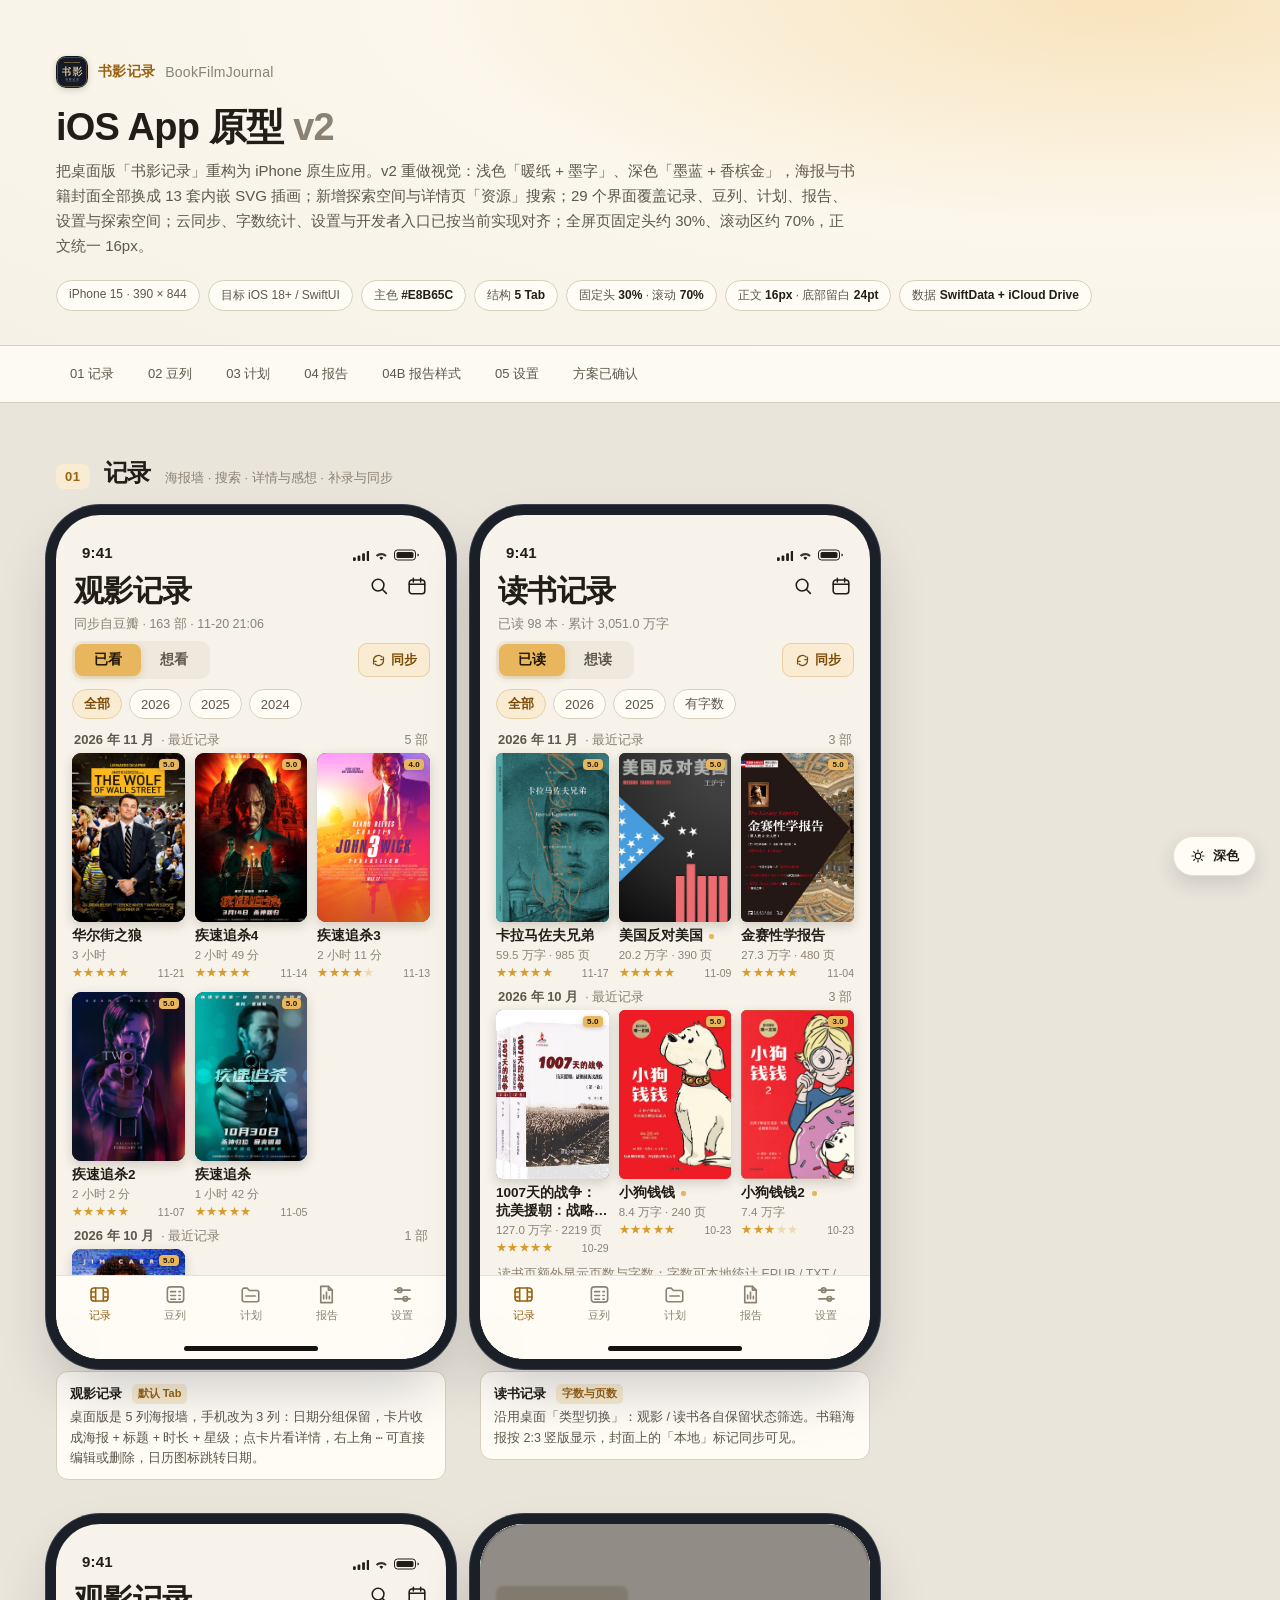
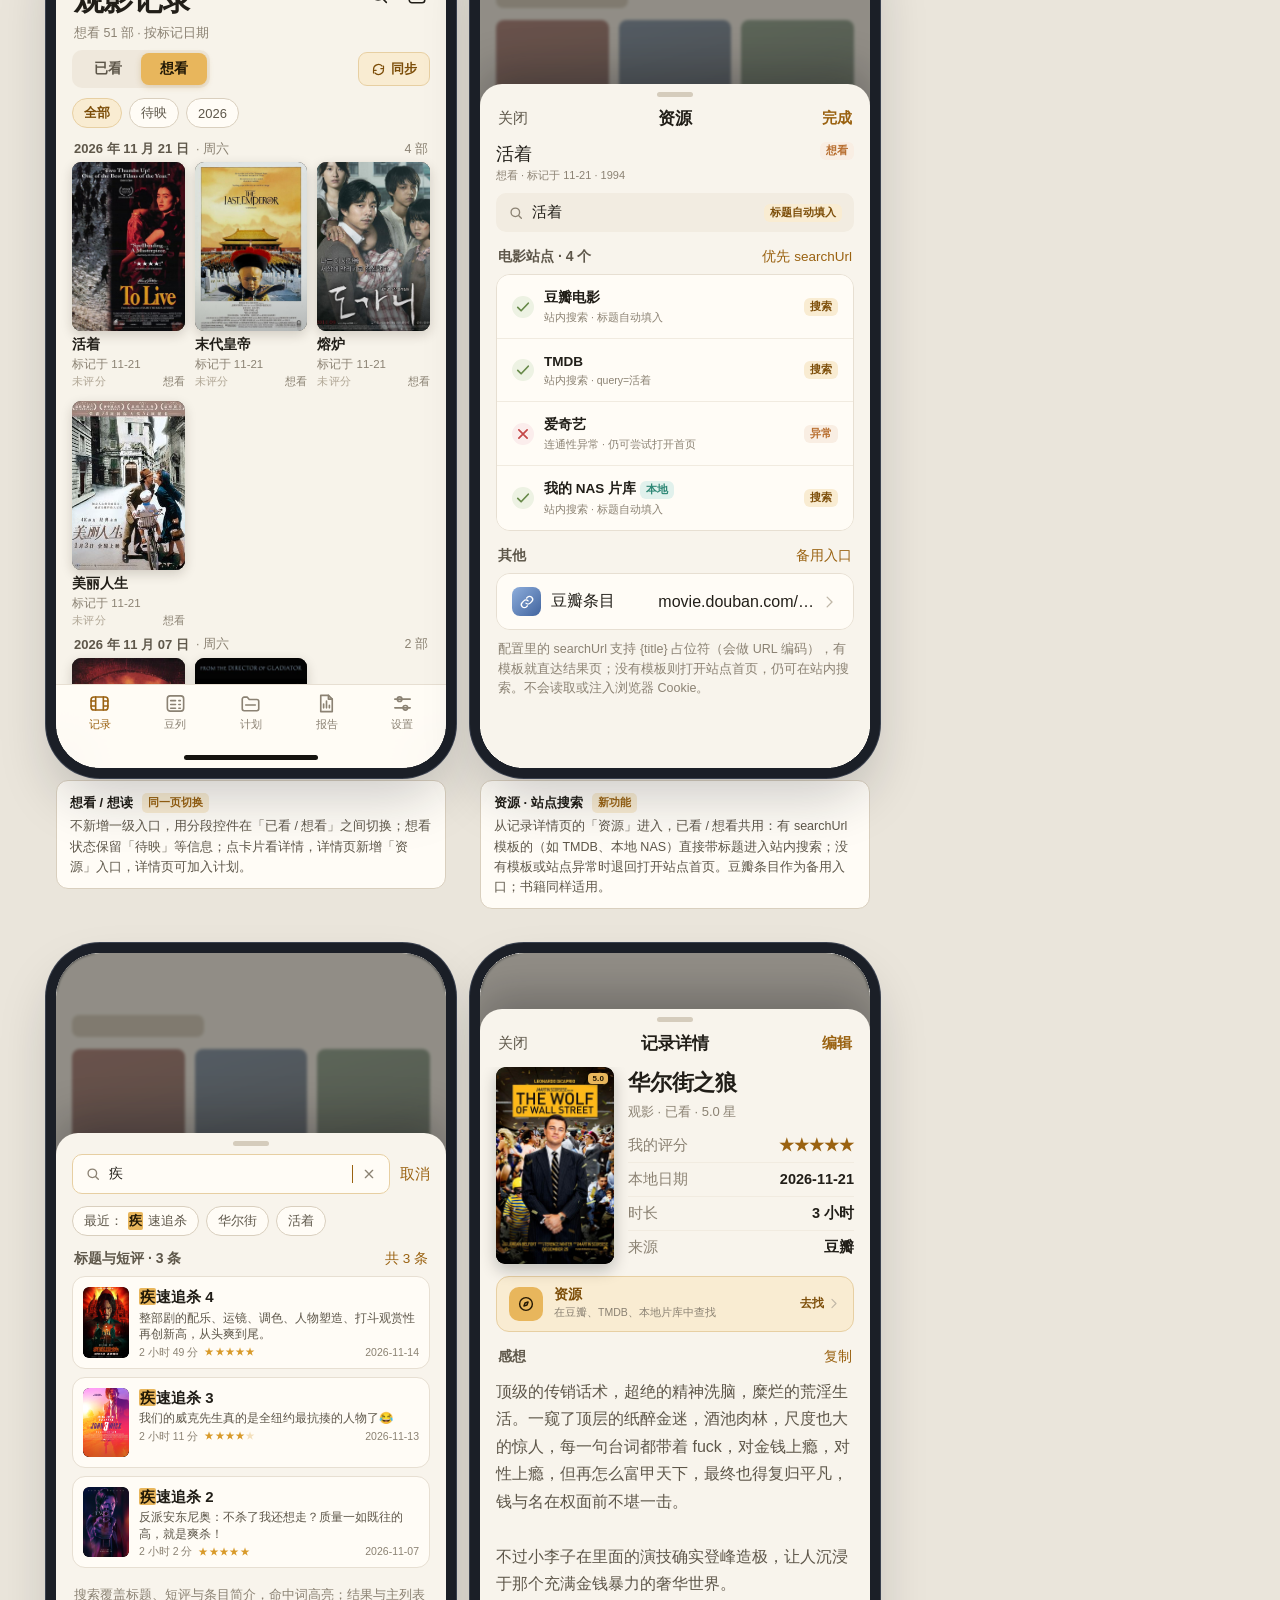
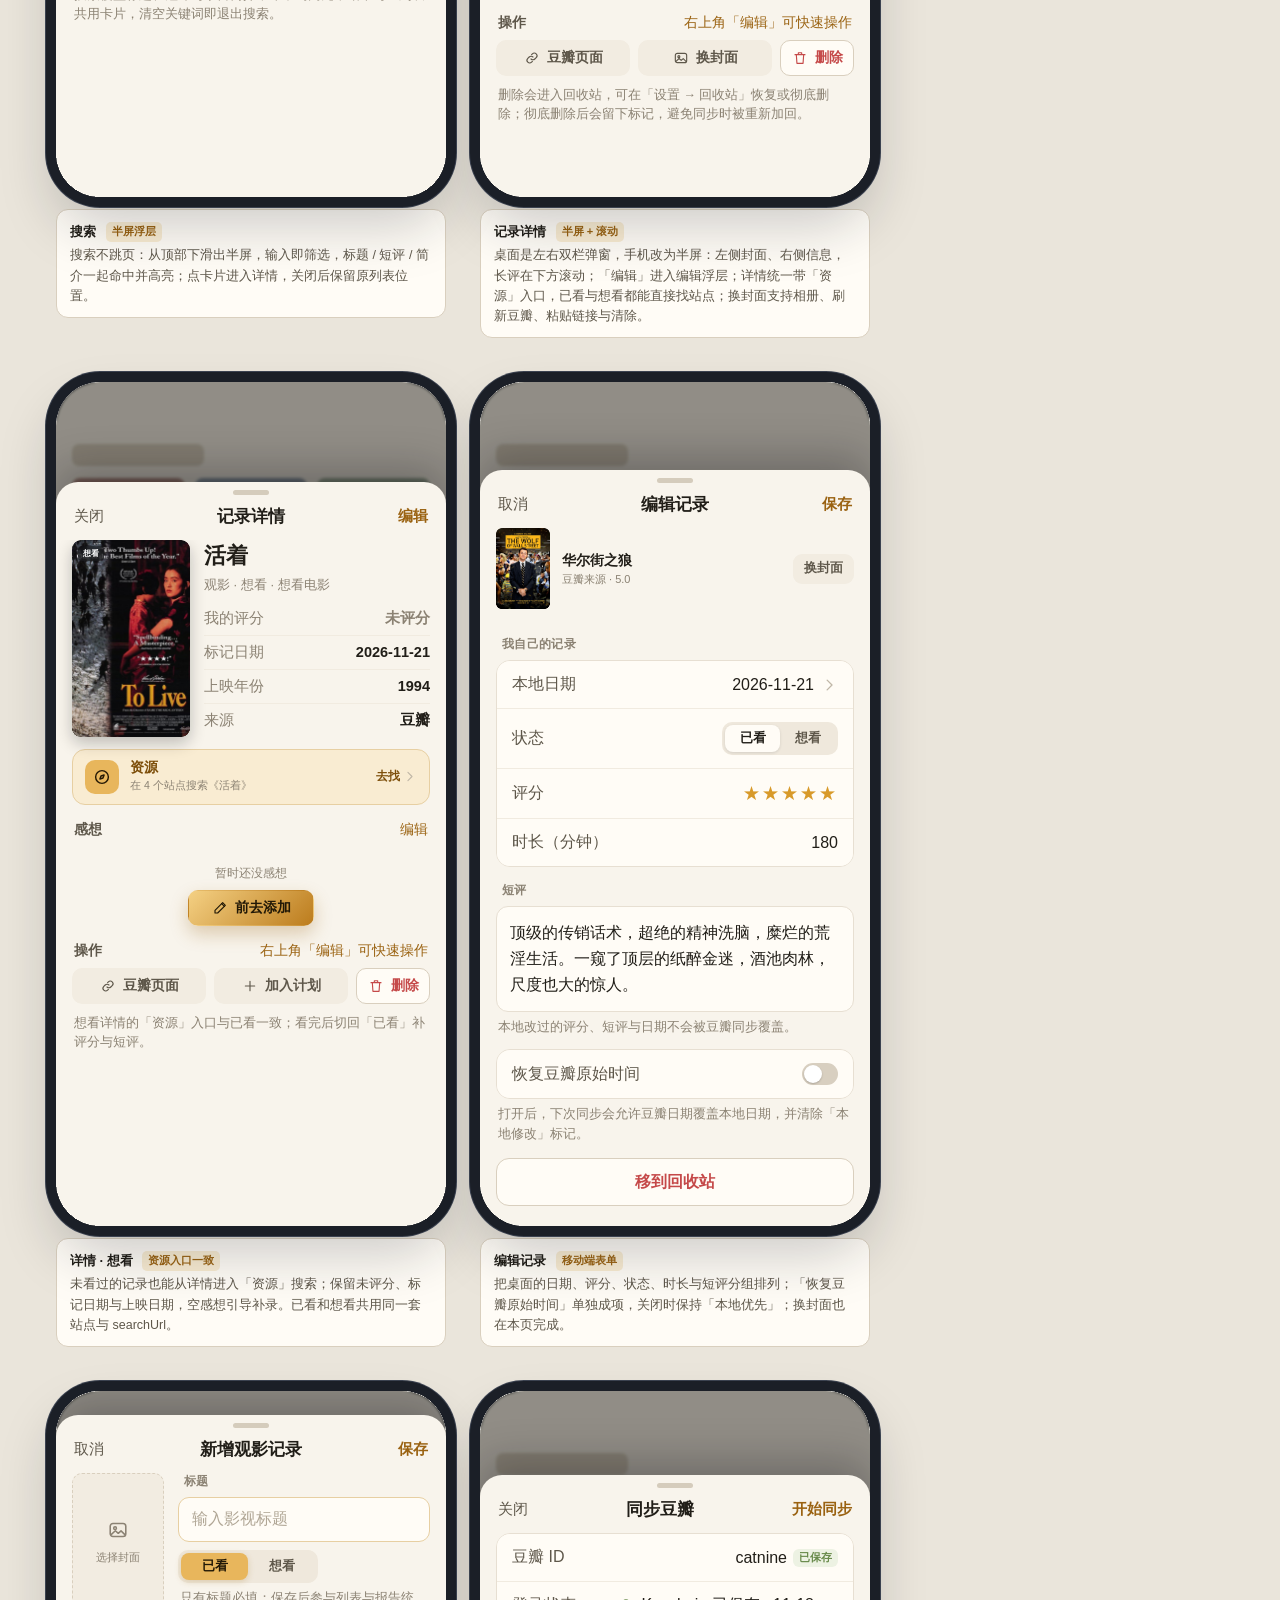
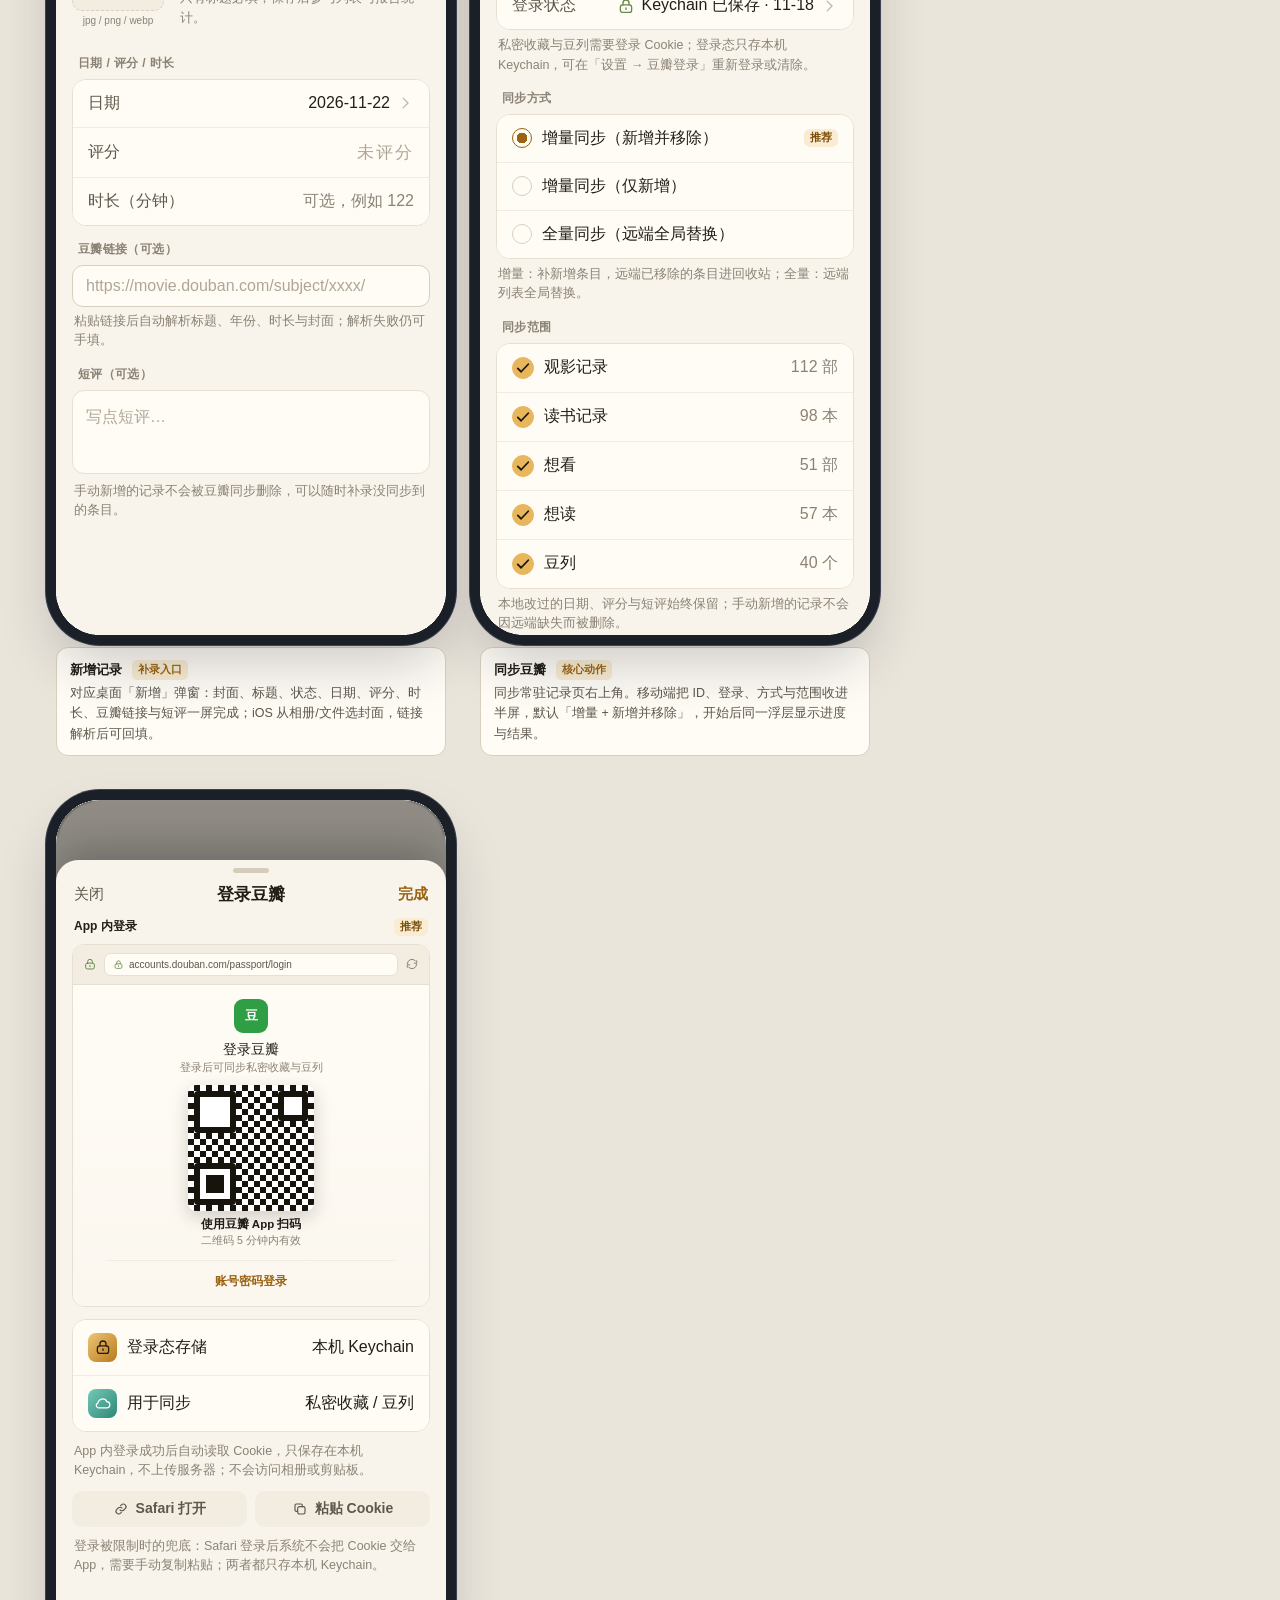
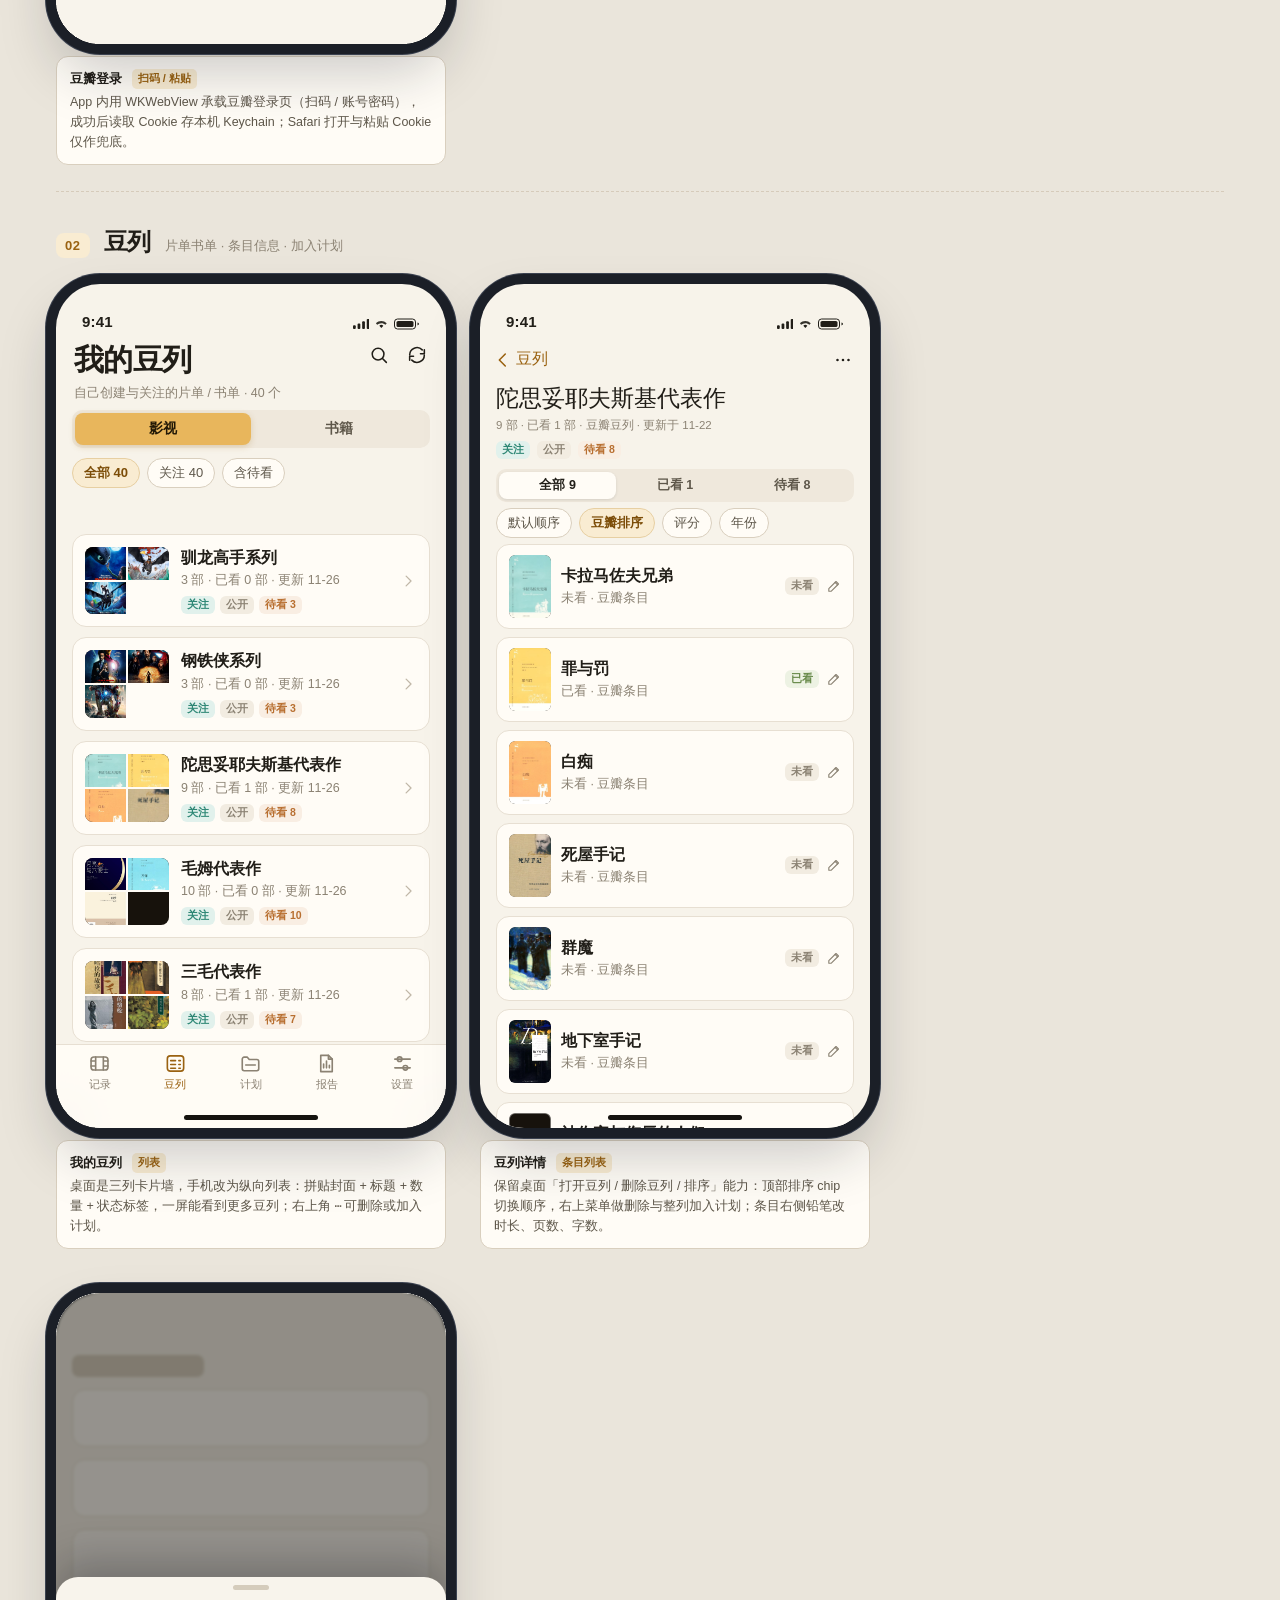
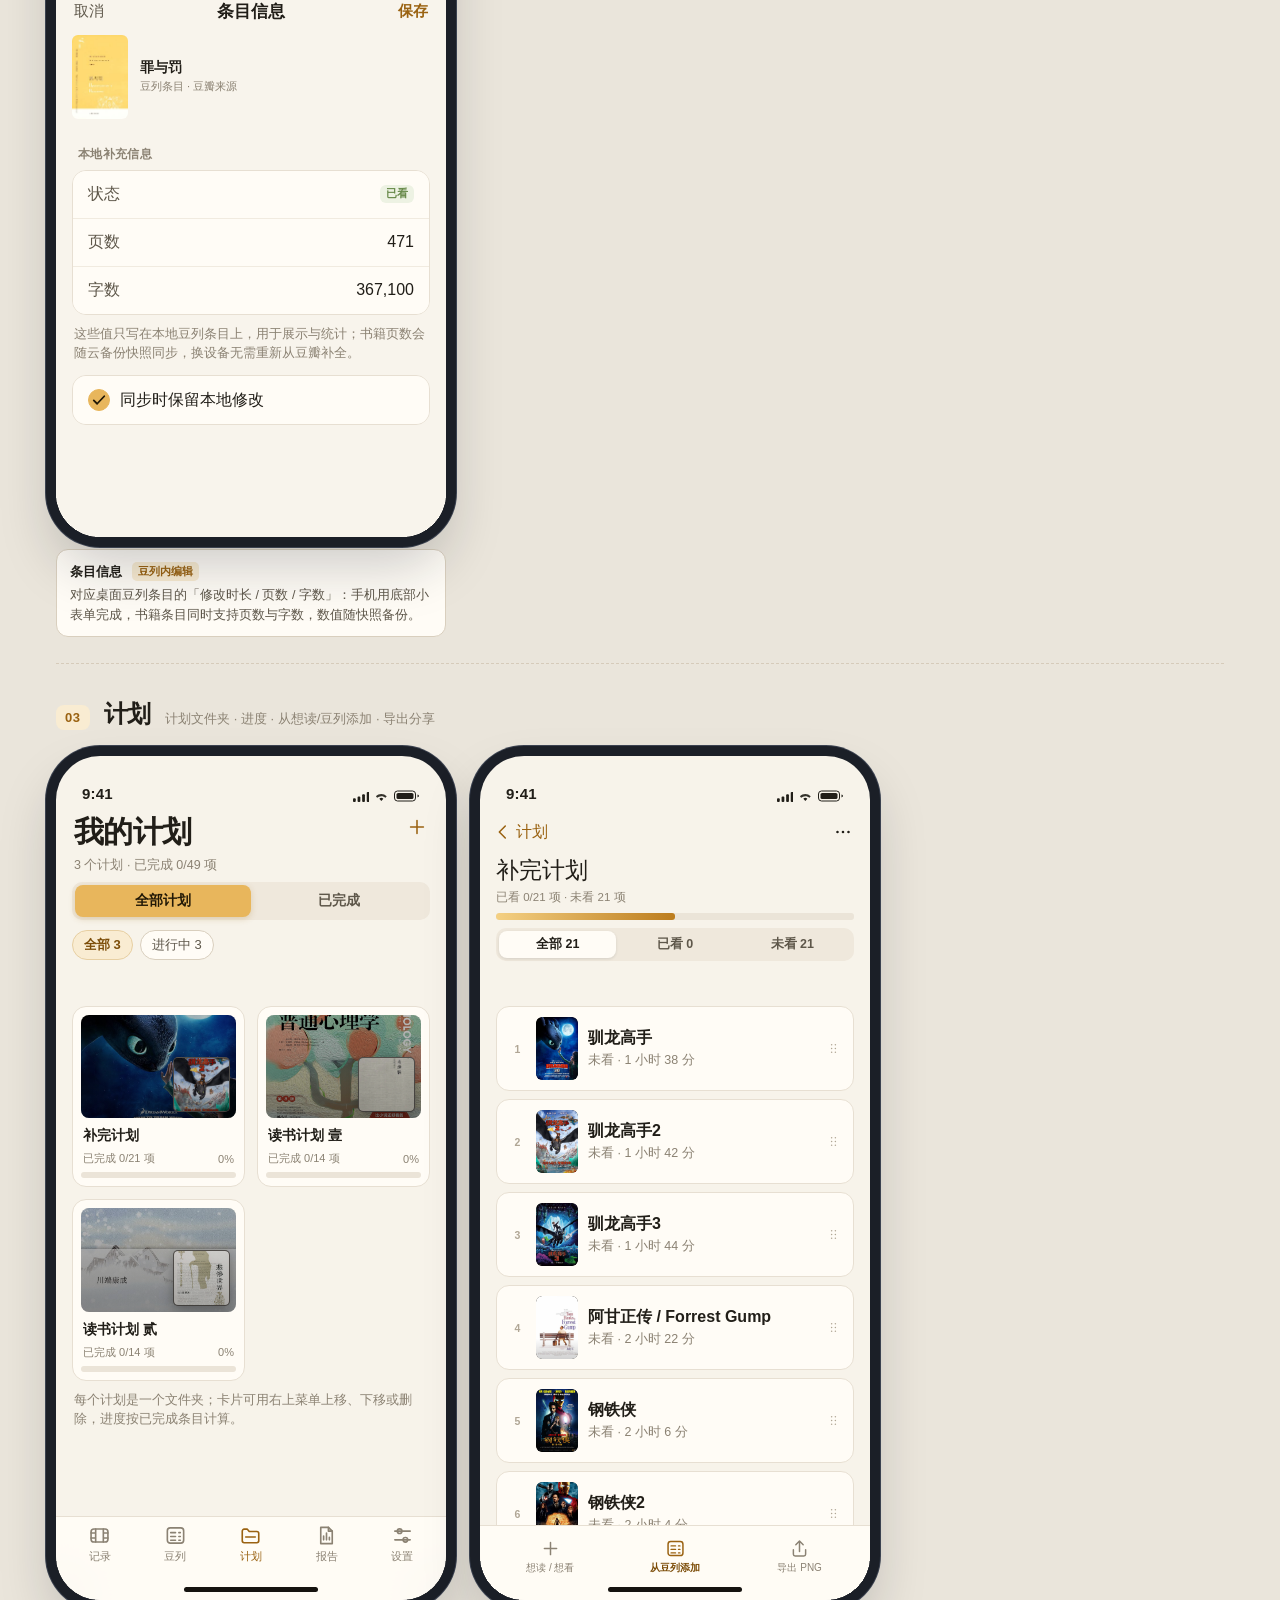
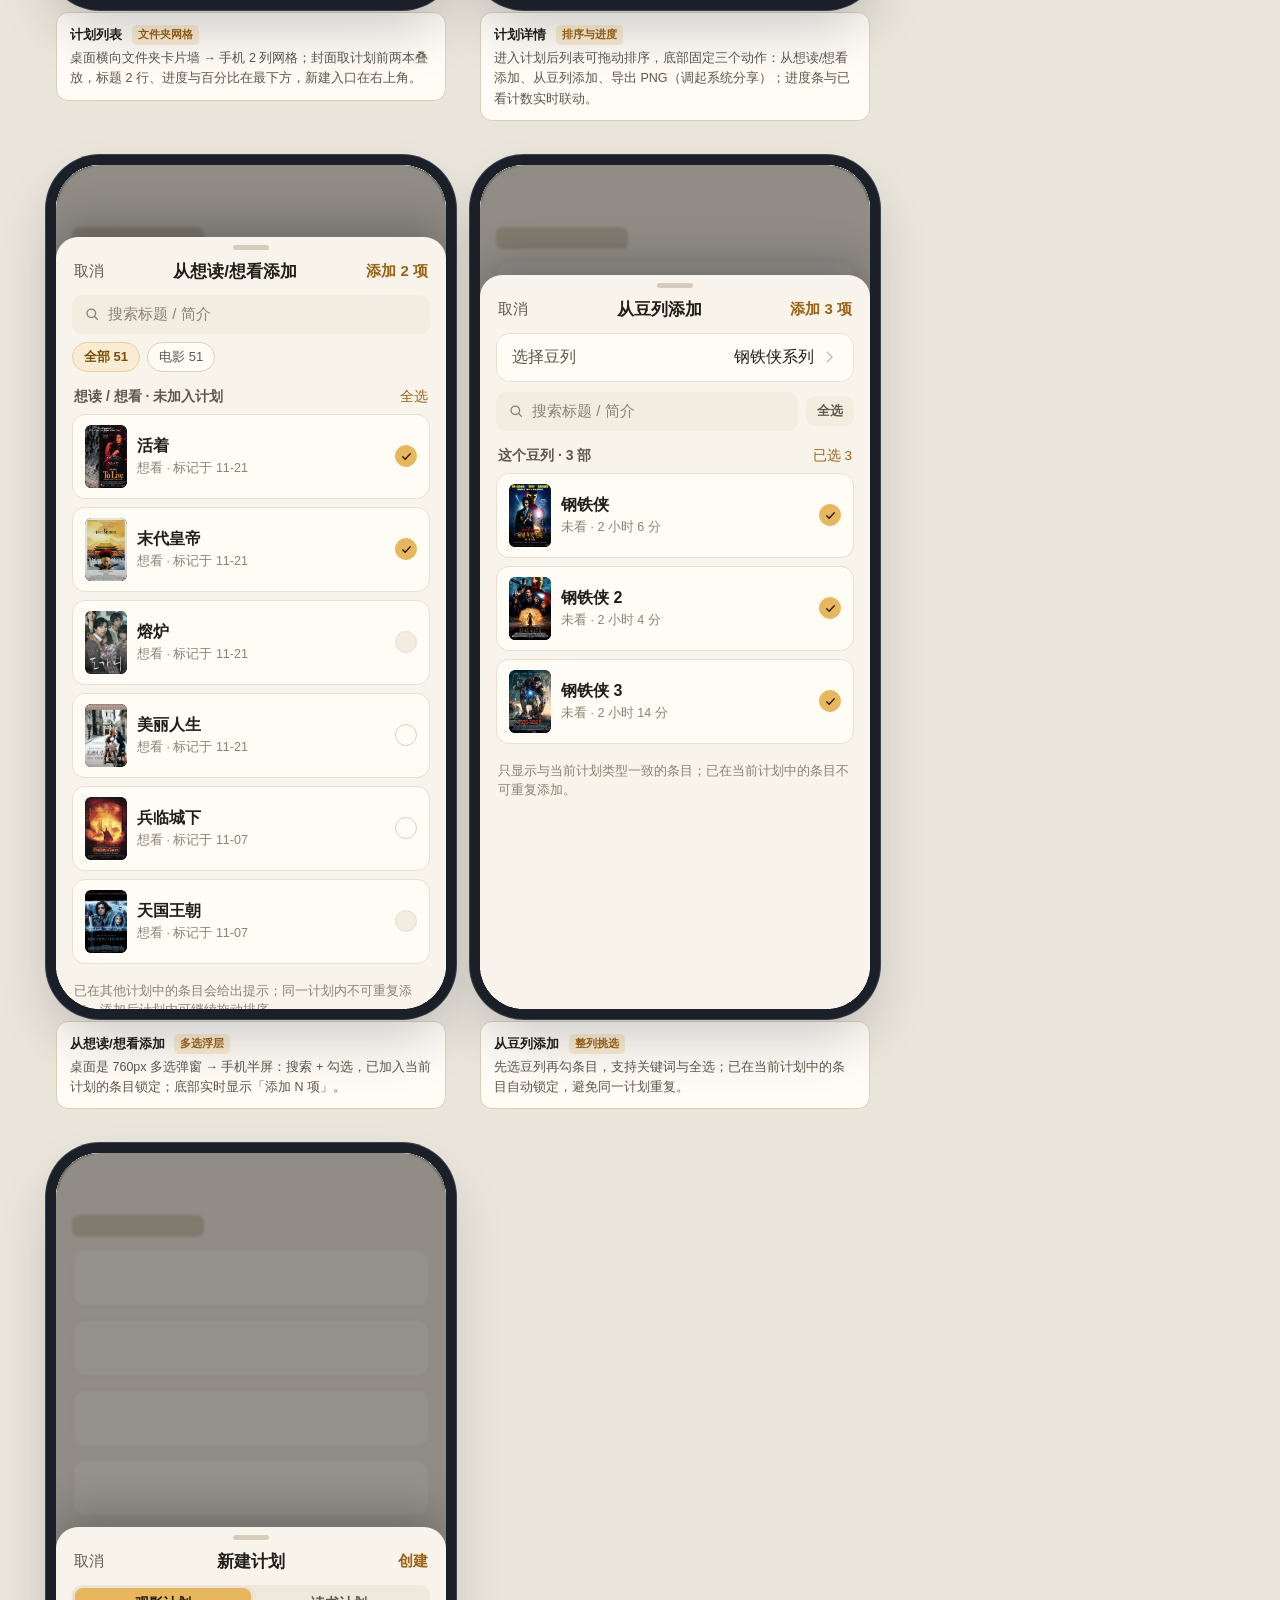
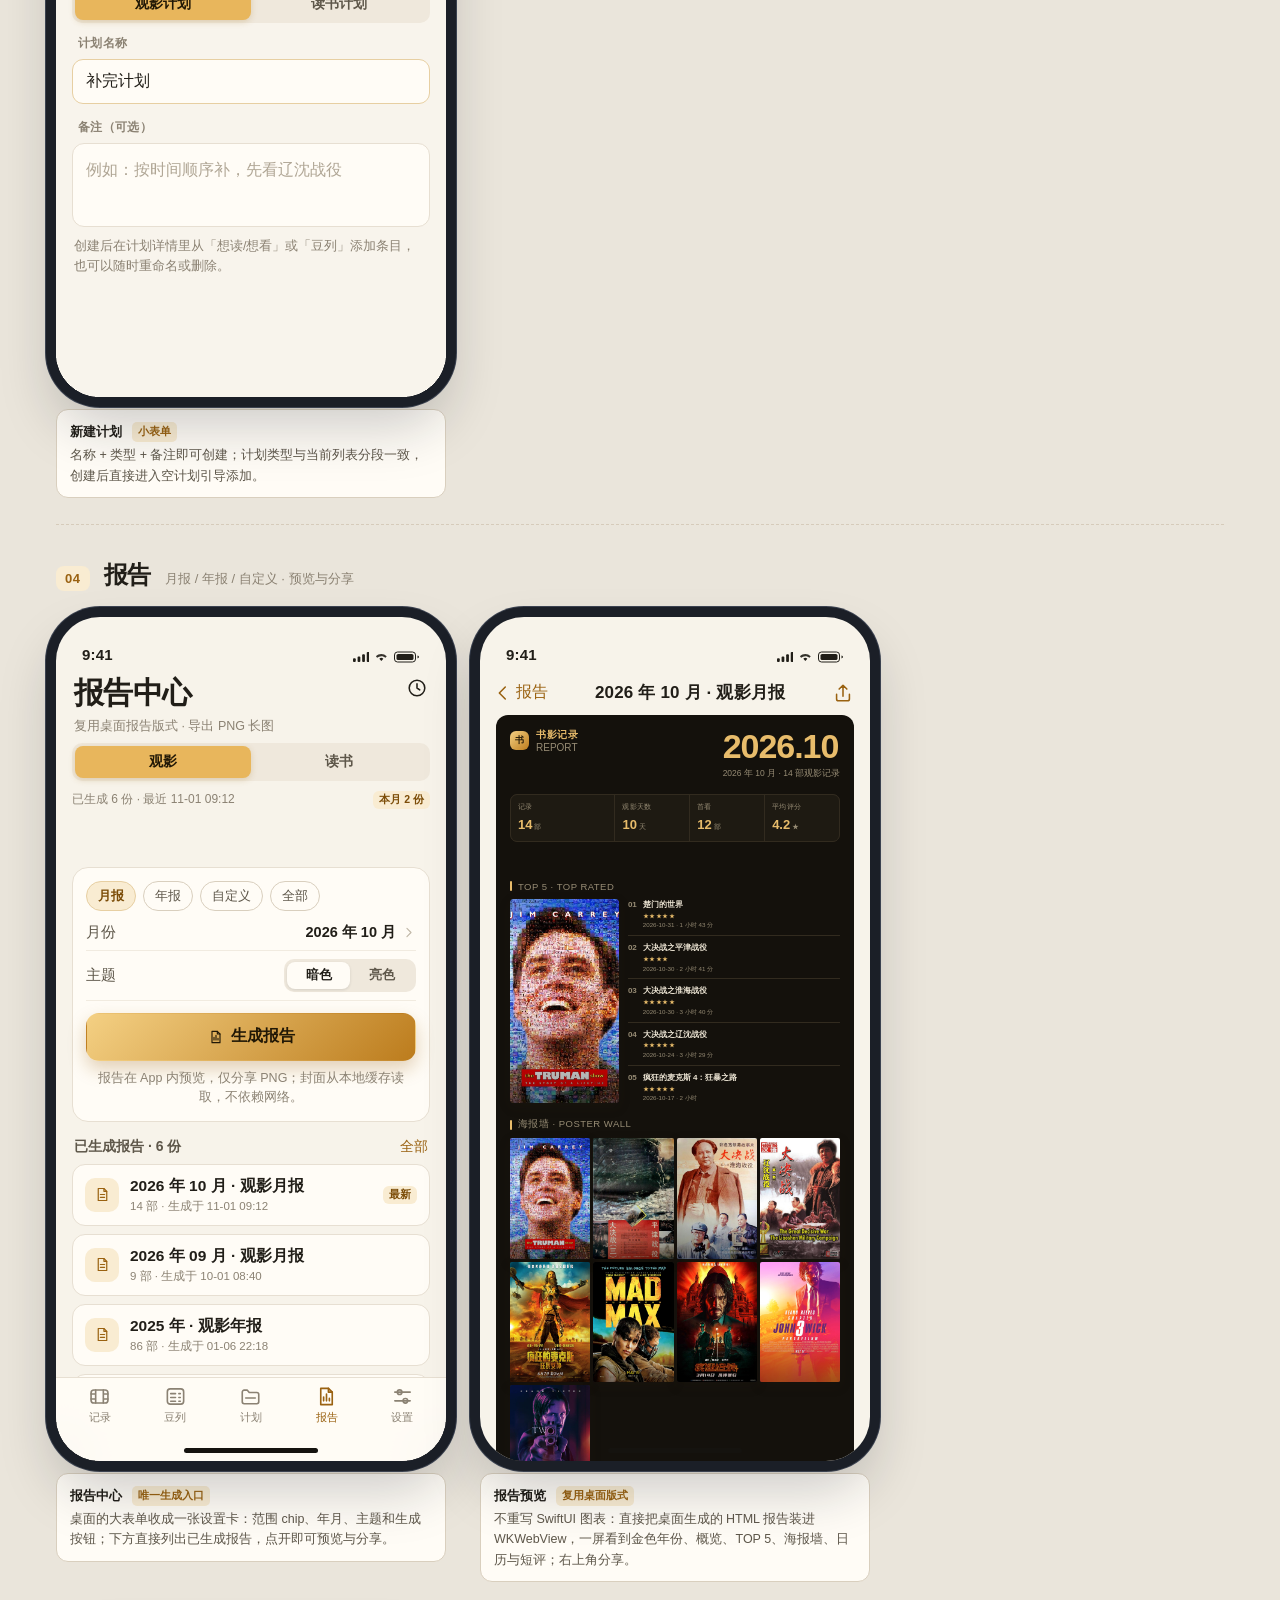
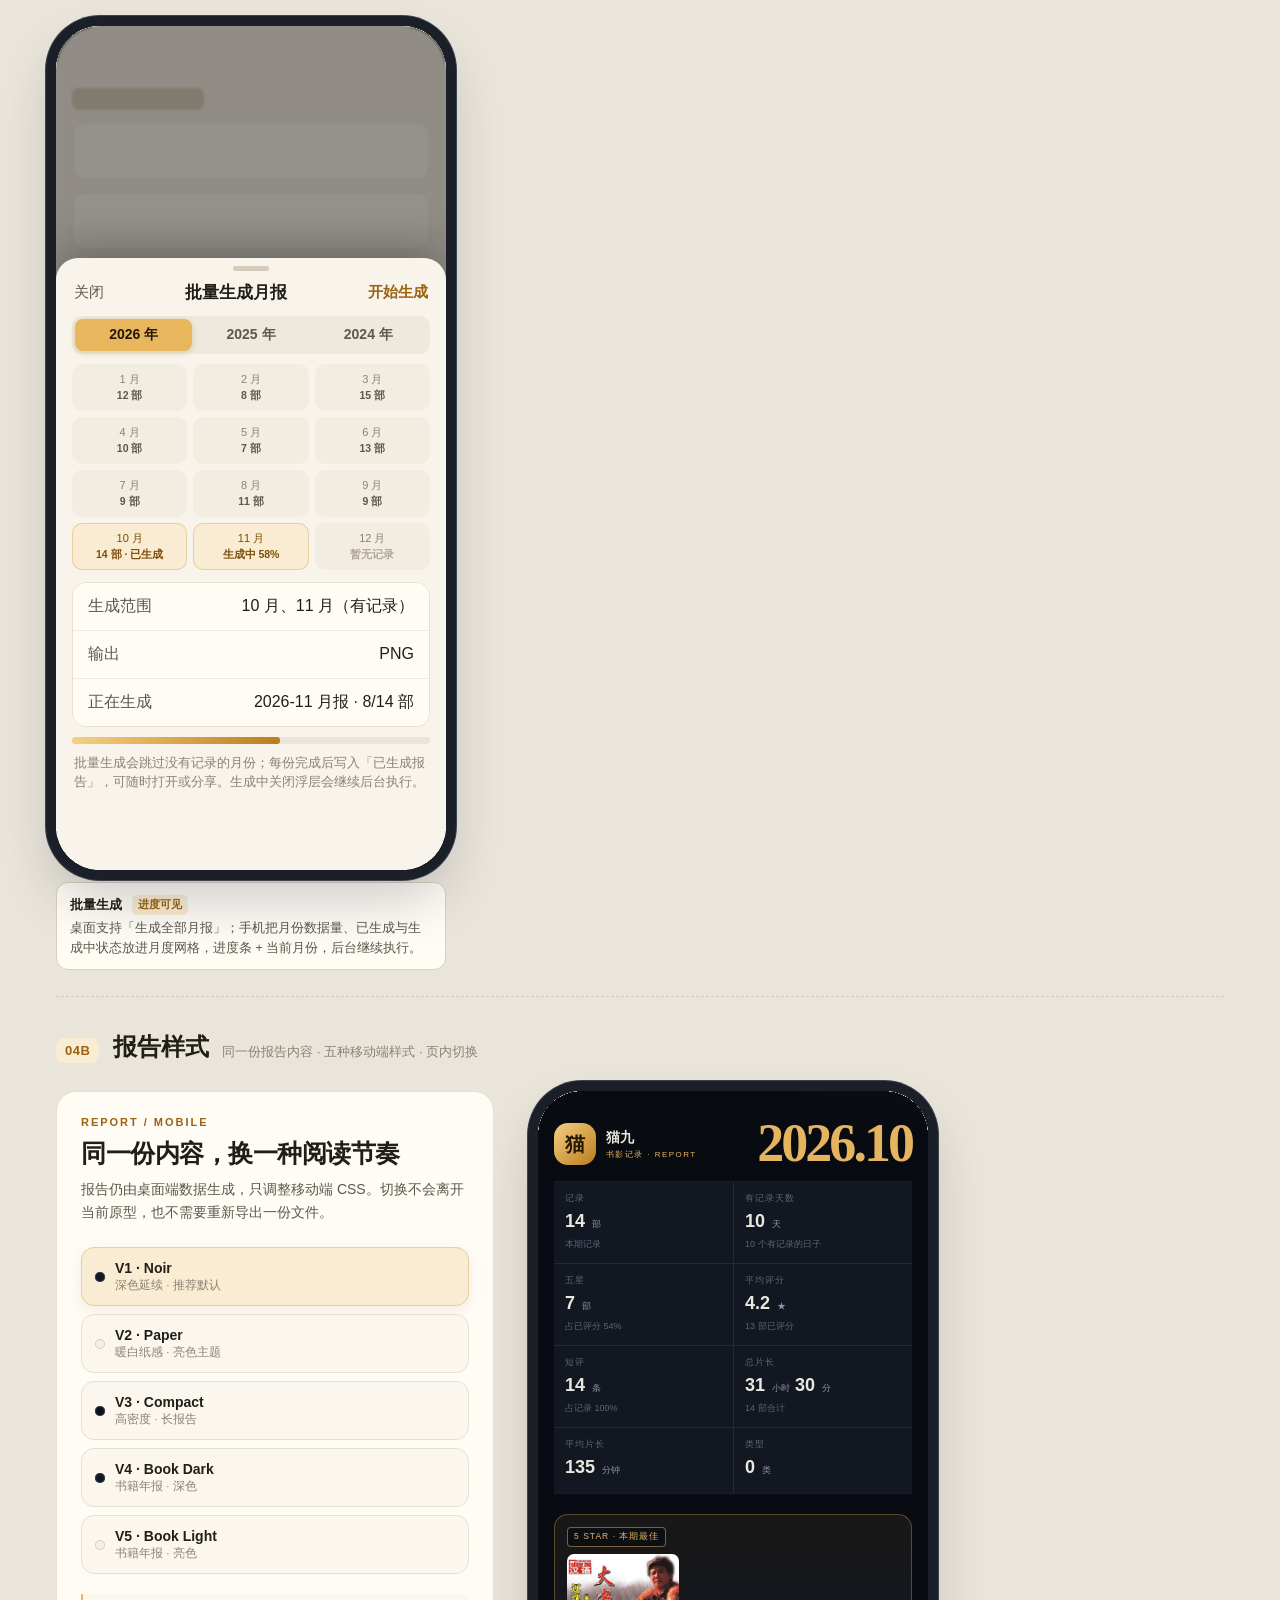
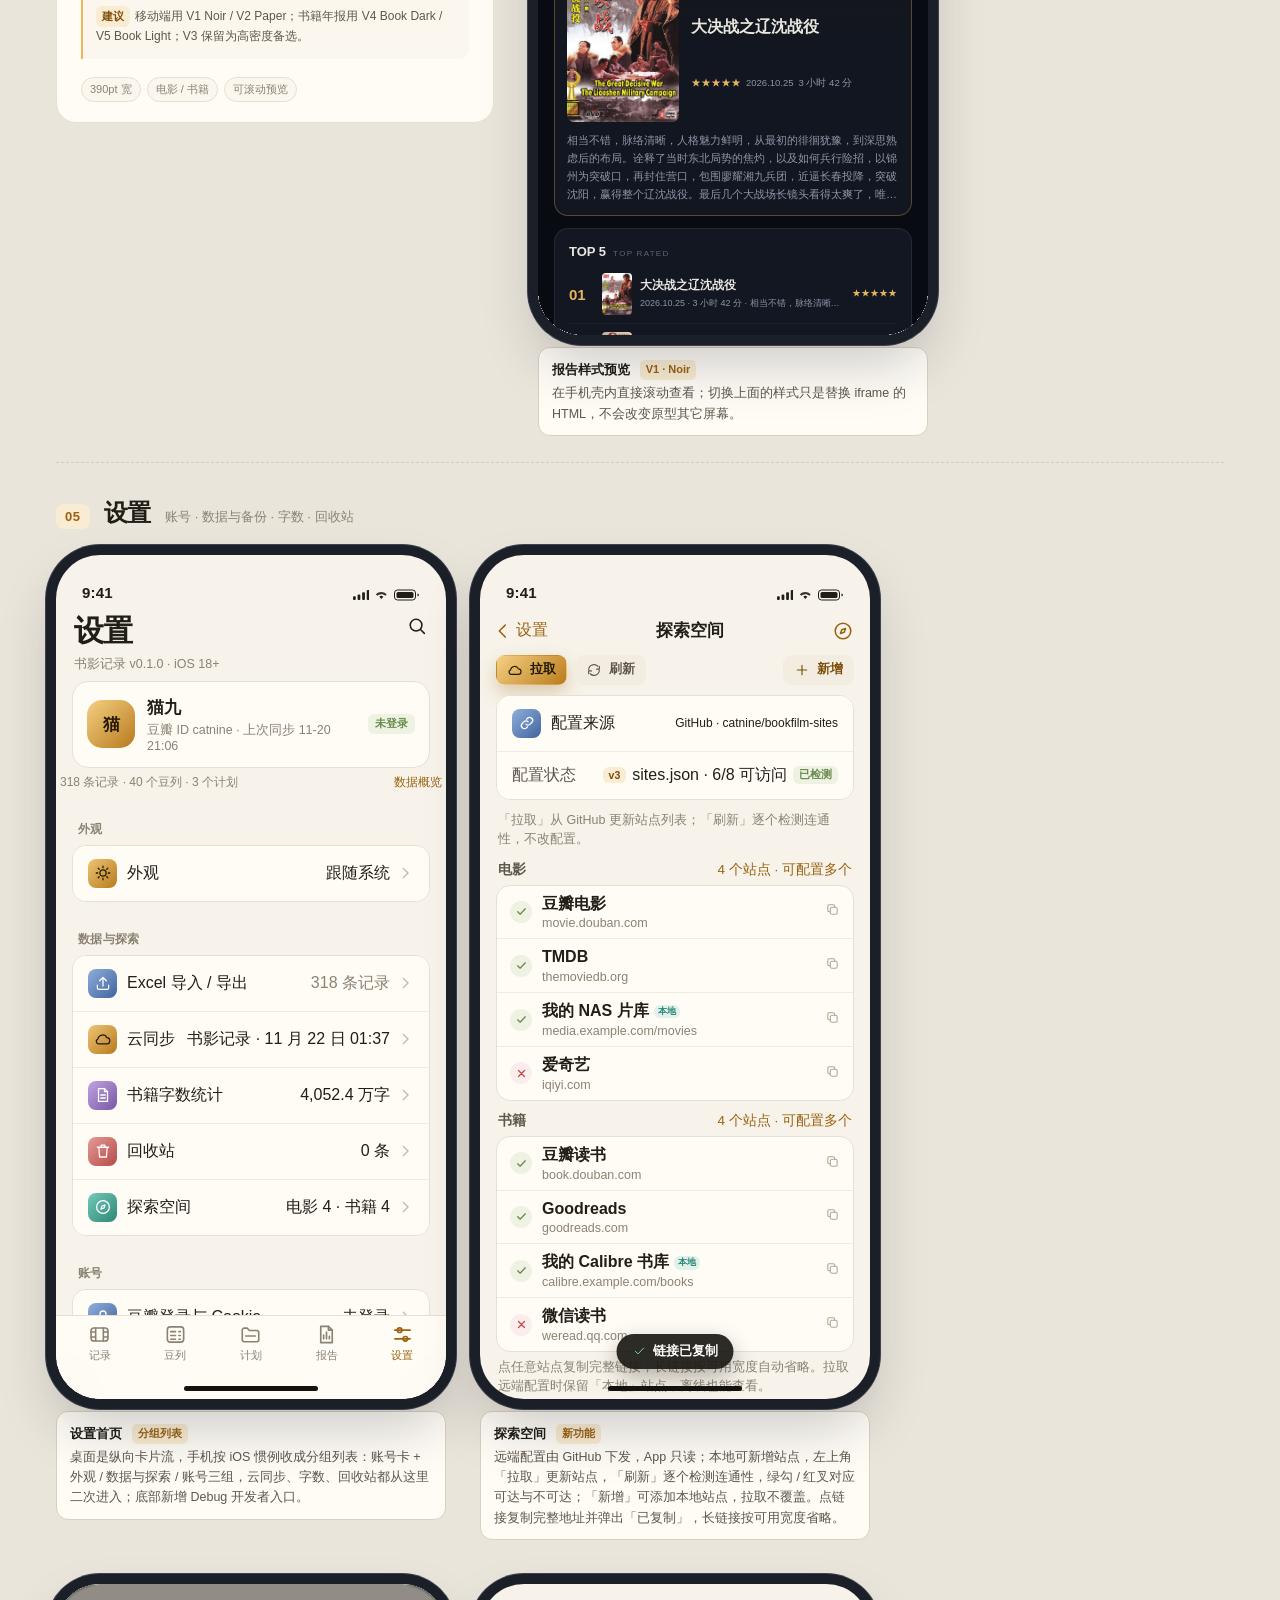
<file: prototype/index.html>
<!doctype html>
<html lang="zh-CN">
<head>
<meta charset="utf-8">
<meta name="viewport" content="width=device-width, initial-scale=1">
<title>书影记录 · iOS App 原型 v2</title>
<script>
  (function () {
    var params = new URLSearchParams(location.search);
    var theme = params.get('theme') || localStorage.getItem('bookfilm-theme') || 'light';
    document.documentElement.dataset.theme = theme;
  })();
</script>
<style>
:root{
  --fs-display:30px; --fs-h1:22px; --fs-h2:19px; --fs-title:17px; --fs-body:16px; --fs-body-sm:14px; --fs-caption:12.5px; --fs-micro:10.5px;
  --head-h:250px; --scroll-inset:24px;
  --board-bg:#EAE5DB; --bg:#F7F3EA; --surface:#FFFCF6; --surface2:#FBF7EF; --subtle:#F2ECE1;
  --track:#EBE4D8; --divider-soft:#F1EBE0; --border:#E7DFD2; --border-strong:#D9CFBE; --board-border:#D6CBBA;
  --text:#211E18; --text2:#5E574A; --text3:#8B8273; --text4:#B0A695;
  --gold:#9A6211; --gold-deep:#7C4D08; --gold-soft:#F9ECD2; --gold-border:#E7CFA2; --gold-bright:#E8B65C;
  --teal:#2E8775; --teal-soft:#E1F1EC; --read:#688A4A; --read-soft:#EDF2E3; --wish:#B86F30; --wish-soft:#F9EEE3;
  --danger:#C54949; --danger-soft:#FBEDEC; --star:#D89A2A;
  --chevron:#C0B7A7; --grabber:#D5CCBC; --homebar:#15130F;
  --seg-bg:#EFE8DC; --toggle-off:#D8CFC0; --scrim:rgba(26,22,16,.46);
  --nav-bg:rgba(255,252,246,.88); --tabbar-bg:rgba(255,252,246,.94); --sheet-bg:#F8F4EC;
  --header-bg:radial-gradient(120% 145% at 88% 0%,#F8E3BC 0%,#FCF7ED 46%,#F6F1E7 100%),radial-gradient(70% 90% at 0% 110%,rgba(46,135,117,.12),transparent 62%);
  --rpt-bg:#14110C; --rpt-card:#1E1A12; --rpt-line:#322B1F; --rpt-text:#F0E8D7; --rpt-gold:#E8BC6B; --rpt-muted:#968B74;
}
:root[data-theme="dark"]{
  --board-bg:#0A0D13; --bg:#12161F; --surface:#1A1F2A; --surface2:#1F2430; --subtle:#232935;
  --track:#2C3341; --divider-soft:#242A35; --border:#2A3140; --border-strong:#374055; --board-border:#242B38;
  --text:#F2EBDD; --text2:#C3BBA9; --text3:#8E94A3; --text4:#697080;
  --gold:#E9BE70; --gold-deep:#F4D495; --gold-soft:#30291A; --gold-border:#554727; --gold-bright:#E9BE70;
  --teal:#5CBBA7; --teal-soft:#1B302C; --read:#94C477; --read-soft:#28321E; --wish:#E2A46C; --wish-soft:#392A1B;
  --danger:#FF7F87; --danger-soft:#39222A; --star:#E9BE70;
  --chevron:#5B6272; --grabber:#3C4350; --homebar:#F2EBDD;
  --seg-bg:#252B36; --toggle-off:#414A5C; --scrim:rgba(0,0,0,.58);
  --nav-bg:rgba(18,22,31,.88); --tabbar-bg:rgba(26,31,42,.94); --sheet-bg:#1A1F29;
  --header-bg:radial-gradient(120% 145% at 88% 0%,#3B2F19 0%,#181D28 48%,#0E1219 100%),radial-gradient(70% 90% at 0% 110%,rgba(92,187,167,.08),transparent 62%);
  --rpt-bg:#0F1117; --rpt-card:#1A1C21; --rpt-line:#2D2B26; --rpt-text:#F0E8D7; --rpt-gold:#E9BE70; --rpt-muted:#8C8573;
}
*{box-sizing:border-box;-webkit-font-smoothing:antialiased}
html,body{margin:0}
body{background:var(--board-bg);color:var(--text);font-family:-apple-system,BlinkMacSystemFont,"SF Pro Text","PingFang SC","Helvetica Neue",Arial,sans-serif}

/* ---------- board ---------- */
.board-header{padding:56px 56px 34px;background:var(--header-bg);border-bottom:1px solid var(--border-strong)}
.brand{display:flex;align-items:center;gap:10px;font-size:14px;font-weight:600;letter-spacing:.02em;color:var(--gold)}
.brand img{width:32px;height:32px;border-radius:10px;box-shadow:0 2px 6px rgba(30,22,10,.18)}
.brand .en{color:var(--text3);font-weight:500}
.board-header h1{margin:18px 0 8px;font-size:38px;line-height:1.15;letter-spacing:-.02em}
.board-header .sub{margin:0;max-width:800px;font-size:15px;line-height:1.68;color:var(--text2)}
.meta{display:flex;flex-wrap:wrap;gap:8px;margin-top:22px}
.pill{font-size:12px;color:var(--text2);background:var(--surface);border:1px solid var(--border-strong);border-radius:999px;padding:6px 12px}
.pill b{color:var(--text);font-weight:600}

.board-nav{position:sticky;top:0;z-index:20;display:flex;gap:6px;flex-wrap:wrap;padding:12px 56px;background:var(--nav-bg);backdrop-filter:blur(18px);border-bottom:1px solid var(--border-strong)}
.board-nav a,.board-nav a:visited{font-size:13px;color:var(--text2);text-decoration:none;padding:7px 14px;border-radius:8px}
.board-nav a:hover{background:var(--gold-soft);color:var(--gold-deep)}

main{padding:20px 56px}
.group{padding:34px 0 26px;border-bottom:1px dashed var(--board-border);scroll-margin-top:64px}
.group:last-child{border-bottom:none}
.group-head{display:flex;align-items:flex-end;gap:14px;margin-bottom:26px}
.group-num{font-size:13px;font-weight:700;color:var(--gold);background:var(--gold-soft);border-radius:8px;padding:5px 9px;letter-spacing:.04em}
.group-head h2{margin:0;font-size:24px;letter-spacing:-.01em}
.group-head p{margin:0 0 2px;font-size:13px;color:var(--text3);line-height:1.5}

.screens{display:flex;flex-wrap:wrap;gap:44px 34px;align-items:flex-start}
figure{margin:0;width:390px;display:flex;flex-direction:column;gap:12px}
figcaption{font-size:12.5px;line-height:1.62;color:var(--text2);background:var(--surface);border:1px solid var(--border-strong);border-radius:12px;padding:11px 13px}
figcaption b{display:block;margin-bottom:3px;font-size:13px;color:var(--text);font-weight:600}
.tagline{display:inline-block;font-size:11px;font-weight:600;color:var(--gold);background:var(--gold-soft);border-radius:5px;padding:1px 6px;margin-left:6px;vertical-align:1px}

/* ---------- phone ---------- */
.phone{position:relative;width:390px;height:844px;flex:0 0 auto;overflow:hidden;background:var(--bg);border-radius:44px;display:flex;flex-direction:column;box-shadow:0 0 0 10px #1B1F27,0 0 0 11px #3B4250,0 28px 56px rgba(20,23,32,.22)}
.sb{height:54px;flex:0 0 54px;display:flex;align-items:flex-end;justify-content:space-between;padding:0 26px 8px;font-size:15px;font-weight:600;letter-spacing:.01em;color:var(--text)}
.sb-icons{display:flex;align-items:center;gap:5px}
.sb-icons svg{height:11px;width:auto;fill:currentColor}
.sb-icons .battery{height:12px}

.nav{flex:0 0 44px;display:flex;align-items:center;justify-content:space-between;padding:0 16px;gap:8px}
.nav-title{font-size:var(--fs-title);font-weight:600;letter-spacing:.01em}
.nav .link{font-size:16px;color:var(--gold)}
.nav .link.muted{color:var(--text2)}
.nav .icons{display:flex;gap:15px;color:var(--text)}
.nav .icons svg,.nav .back svg{width:22px;height:22px}
.nav .back{display:flex;align-items:center;gap:2px;font-size:16px;color:var(--gold);margin-left:-4px}

.ico{width:22px;height:22px;fill:none;stroke:currentColor;stroke-width:1.7;stroke-linecap:round;stroke-linejoin:round;flex:0 0 auto}
.ico.sm{width:18px;height:18px}
.ico.xs{width:15px;height:15px;stroke-width:1.8}
.ico.ss{width:13px;height:13px;stroke-width:1.9}
.chev{color:var(--chevron)}

.large{padding:2px 18px 8px;display:flex;align-items:flex-start;justify-content:space-between;gap:10px}
.large h3{margin:0;font-size:var(--fs-display);font-weight:700;letter-spacing:-.02em;display:flex;align-items:center;gap:6px}
.large .cap{margin-top:4px;font-size:12.5px;color:var(--text3)}
.large .icons{display:flex;gap:16px;margin-top:4px}
.large .icons svg{width:22px;height:22px}

.body{flex:1;min-height:0;overflow:hidden;padding:0 16px var(--scroll-inset)}
.body.scroll{overflow-y:auto;scrollbar-width:none;padding-bottom:var(--scroll-inset)}
.body.scroll::-webkit-scrollbar{display:none}

.card{background:var(--surface);border:1px solid var(--border);border-radius:16px}
.muted{color:var(--text3)}
.nums{font-variant-numeric:tabular-nums}
.b600{font-weight:600}
.gold{color:var(--gold)} .teal{color:var(--teal)} .read{color:var(--read)} .wish{color:var(--wish)} .danger{color:var(--danger)}

/* ---------- headers / segmented ---------- */
.title-row{display:flex;align-items:center;justify-content:space-between;gap:10px;padding:0 16px 10px}
.seg{display:flex;background:var(--seg-bg);border-radius:10px;padding:3px;flex:1}
.seg span{flex:1;text-align:center;padding:7px 0;border-radius:8px;font-size:14px;font-weight:600;color:var(--text2);white-space:nowrap}
.seg .on{background:var(--surface);color:var(--text);box-shadow:0 1px 3px rgba(27,31,39,.12)}
.seg.gold .on{background:var(--gold-bright);color:#211806;box-shadow:0 2px 6px rgba(165,118,34,.24)}
.seg.sm span{font-size:12.5px;padding:5px 0}
.seg.fit{flex:0 0 auto}
.seg.fit span{flex:0 0 auto;padding-left:19px;padding-right:19px}

.chips{display:flex;flex-wrap:wrap;gap:7px}
.chips.hscroll{flex-wrap:nowrap;overflow-x:auto;overflow-y:hidden;scrollbar-width:none;padding-bottom:2px}
.chips.hscroll::-webkit-scrollbar{display:none}
.chip{font-size:13px;color:var(--text2);background:var(--surface);border:1px solid var(--border-strong);border-radius:999px;padding:5px 11px;display:flex;align-items:center;gap:5px;white-space:nowrap}
.chip.on{background:var(--gold-soft);border-color:var(--gold-border);color:var(--gold-deep);font-weight:600}
.chip .n{font-size:10.5px;color:var(--text3)}
.chips.row{flex-wrap:nowrap;overflow:hidden}

.icon-btn{width:34px;height:34px;border-radius:10px;background:var(--subtle);display:grid;place-items:center;color:var(--text)}
.sync-btn{display:inline-flex;align-items:center;gap:5px;height:34px;padding:0 12px;border-radius:9px;background:var(--gold-soft);border:1px solid var(--gold-border);color:var(--gold-deep);font-size:13px;font-weight:600;flex:0 0 auto}
.sync-btn .ico{width:15px;height:15px;stroke-width:1.9}
.icon-btn.gold{background:var(--gold-bright);color:#211806}
.btn{display:flex;align-items:center;justify-content:center;gap:7px;height:48px;border-radius:13px;font-size:16px;font-weight:600;background:var(--surface);border:1px solid var(--border-strong);color:var(--text)}
.btn.primary{background:linear-gradient(135deg,#F4D083,#BC7C1D);border-color:transparent;color:#211806;box-shadow:0 8px 18px rgba(150,96,18,.28)}
.btn.teal{background:var(--teal);border-color:transparent;color:#fff}
.btn.ghost{background:var(--subtle);border-color:transparent;color:var(--text2)}
.btn.danger{color:var(--danger);border-color:var(--border-strong)}
.btn.sm{height:36px;font-size:14px;border-radius:10px}
.btn.xs{height:30px;font-size:12.5px;border-radius:9px;padding:0 10px}
.btn .ico{width:16px;height:16px}

/* ---------- poster wall ---------- */
.day-head{display:flex;align-items:center;justify-content:space-between;padding:8px 2px 4px;font-size:12.5px;color:var(--text3)}
.day-head .l{display:flex;align-items:center;gap:7px}
.day-head .d{font-size:13px;font-weight:600;color:var(--text2)}
.day-head .sum{font-variant-numeric:tabular-nums}
.wall{display:grid;grid-template-columns:repeat(3,1fr);gap:12px 10px}
.pitem{min-width:0}
.poster{position:relative;border-radius:9px;overflow:hidden;aspect-ratio:2/3;display:flex;flex-direction:column;justify-content:flex-end;padding:9px 8px;color:#fff;background-color:#1A1511;box-shadow:inset 0 0 0 1px rgba(255,255,255,.1),0 4px 12px rgba(40,28,14,.18);isolation:isolate}
.poster .art{position:absolute;inset:0;width:100%;height:100%;z-index:0}
.poster .cover-img{position:absolute;inset:0;width:100%;height:100%;object-fit:cover;z-index:0}
.poster.has-cover{padding:0;background:#17120C}
.poster.has-cover .pt,.poster.has-cover .pb{display:none}
.poster.has-cover::after{background:linear-gradient(180deg,rgba(0,0,0,0) 68%,rgba(0,0,0,.18) 100%)}
.poster.book.has-cover::before,.poster.book.has-cover::after{display:none}
.poster::after{content:"";position:absolute;inset:0;z-index:1;background:linear-gradient(180deg,rgba(0,0,0,0) 36%,rgba(0,0,0,.5) 100%),repeating-linear-gradient(0deg,rgba(255,255,255,.022) 0 1px,transparent 1px 3px);pointer-events:none}
.poster .pt{position:relative;z-index:2;font-size:12.5px;font-weight:700;line-height:1.25;letter-spacing:.02em;text-shadow:0 1px 8px rgba(0,0,0,.5)}
.poster .pb{position:relative;z-index:2;font-size:5.5px;letter-spacing:.16em;opacity:.66;margin-top:3px;text-transform:uppercase;white-space:nowrap;overflow:hidden;text-overflow:ellipsis}
.poster .rbadge{position:absolute;top:6px;right:6px;z-index:3;font-size:8px;font-weight:700;color:#241804;background:var(--gold-bright);border-radius:4px;padding:1px 4px;letter-spacing:.02em;box-shadow:0 1px 4px rgba(40,24,4,.25)}
.poster .wbadge{position:absolute;top:6px;left:6px;z-index:3;font-size:8px;font-weight:600;color:#fff;background:rgba(0,0,0,.4);border-radius:4px;padding:2px 5px;backdrop-filter:blur(4px)}
.p-title{font-size:13.5px;font-weight:600;line-height:1.32;margin-top:5px;display:-webkit-box;-webkit-line-clamp:2;-webkit-box-orient:vertical;overflow:hidden}
.p-meta{font-size:11.5px;color:var(--text3);margin-top:3px;white-space:nowrap;overflow:hidden;text-overflow:ellipsis}
.p-foot{display:flex;align-items:center;justify-content:space-between;margin-top:3px}
.stars{color:var(--star);font-size:10.5px;letter-spacing:.4px}
.p-foot .d{font-size:10.5px;color:var(--text3)}
.local-dot{display:inline-block;width:5px;height:5px;border-radius:2px;background:var(--gold-bright);vertical-align:1px;margin-left:3px}
.empty{padding:56px 16px;text-align:center;color:var(--text3);font-size:12.5px;line-height:1.6}
.note{font-size:var(--fs-caption);color:var(--text3);line-height:1.55;padding:10px 2px 0}

/* movie poster skies (SVG art is layered on top at runtime) */
.p-a{background:linear-gradient(180deg,#6E1E1A 0%,#3B1210 58%,#140606 100%)}
.p-a2{background:linear-gradient(180deg,#4A0F12,#1C0908)}
.p-b{background:linear-gradient(180deg,#0E1B2E,#16324F 55%,#07101C)}
.p-b2{background:linear-gradient(180deg,#123047,#1B4B63 60%,#07131C)}
.p-d{background:linear-gradient(180deg,#1B3A2A,#0F241B 60%,#07130E)}
.p-e{background:linear-gradient(180deg,#2A1B3D,#1A1026 65%,#0C0714)}
.p-g{background:linear-gradient(180deg,#15303A,#0D2026 65%,#071216)}
.p-h{background:radial-gradient(60% 38% at 70% 32%,rgba(255,190,120,.3),rgba(255,190,120,0) 65%),linear-gradient(180deg,#7A2A1A 0%,#A34A25 52%,#3A1108 54%,#120403 100%)}
.p-j{background:linear-gradient(180deg,#3E2E12,#1C1307 70%,#0B0703)}
.p-k{background:linear-gradient(180deg,#0F2A3A,#081A26 60%,#04101A)}
.p-k2{background:linear-gradient(180deg,#2A0D08,#160604)}
.p-m{background:linear-gradient(180deg,#233A2E,#11221A 65%,#07120C)}
.p-n{background:linear-gradient(180deg,#0E1B2A,#0A1420 60%,#050B12)}

/* poster title typography */
.poster.p-a .pt,.poster.p-a2 .pt{font-family:"Songti SC","STSong",serif;font-size:14px;line-height:1.34;letter-spacing:.08em}
.poster.p-j .pt{font-family:"Songti SC","STSong",serif;font-size:13px;letter-spacing:.14em}
.poster.p-k .pt{font-family:"Songti SC","STSong",serif;font-size:13px;letter-spacing:.1em}
.poster.p-n .pt{font-family:"Songti SC","STSong",serif;font-size:13px;letter-spacing:.06em}

/* ---------- book covers ---------- */
.poster.book{justify-content:center;padding:17px 11px;text-align:center;color:#3A2B18;border-radius:6px;box-shadow:inset 0 0 0 1px rgba(255,255,255,.38),0 4px 12px rgba(40,28,14,.18)}
.poster.book .art{display:none}
.poster.book::before{content:"";position:absolute;inset:6px;border:1px solid currentColor;opacity:.22;border-radius:2px;z-index:1}
.poster.book::after{content:"";position:absolute;inset:0;z-index:1;pointer-events:none;background:
  linear-gradient(90deg,rgba(0,0,0,.16),rgba(0,0,0,0) 9%,rgba(0,0,0,0) 92%,rgba(0,0,0,.12)),
  radial-gradient(circle at 50% 16%,rgba(255,255,255,.2),rgba(255,255,255,0) 62%),
  repeating-linear-gradient(0deg,rgba(90,64,30,.022) 0 1px,rgba(90,64,30,0) 1px 5px)}
.poster.book .pt{position:relative;z-index:2;font-family:"Songti SC","STSong","Noto Serif SC",serif;font-size:12.5px;line-height:1.58;letter-spacing:.08em;text-shadow:none}
.poster.book .pt::before{content:"";display:block;width:20px;height:1px;background:currentColor;opacity:.5;margin:0 auto 9px}
.poster.book .pb{position:relative;z-index:2;font-size:5.8px;letter-spacing:.1em;opacity:.7;color:currentColor;margin-top:8px;line-height:1.45;white-space:normal;text-transform:none}
.poster.book.p-c{background:linear-gradient(155deg,#F8F0DF,#EDDCBA 64%,#E3CEA4);color:#3A2B18}
.poster.book.p-e{background:radial-gradient(circle at 50% 24%,#463358,#2A2038 62%,#191122);color:#F1E8F7}
.poster.book.p-f{background:linear-gradient(160deg,#EEDDBE,#DDBF8C 70%,#C9A66C);color:#3B2B18}
.poster.book.p-i{background:linear-gradient(155deg,#F0EBDD,#E2DAC8 62%,#CEC4AF);color:#2B3529}
.poster.book.p-j{background:linear-gradient(155deg,#2E2A22,#1F1C16 65%,#14110C);color:#EFC67D}
.poster.book.p-l{background:linear-gradient(155deg,#D6DFCB,#BFCDB4 62%,#A7B99E);color:#253020}
.poster.book.p-e::after{background:
  radial-gradient(circle at 30% 23%,rgba(255,255,255,.7) 0 1px,rgba(255,255,255,0) 1.8px),
  radial-gradient(circle at 62% 17%,rgba(255,255,255,.6) 0 1px,rgba(255,255,255,0) 1.8px),
  radial-gradient(circle at 76% 36%,rgba(255,255,255,.55) 0 1px,rgba(255,255,255,0) 1.8px),
  linear-gradient(118deg,rgba(255,255,255,0) 0 46%,rgba(255,255,255,.18) 46.2% 46.5%,rgba(255,255,255,0) 47%),
  linear-gradient(90deg,rgba(0,0,0,.16),rgba(0,0,0,0) 9%,rgba(0,0,0,0) 92%,rgba(0,0,0,.12))}
.poster.book.p-f::after{background:
  linear-gradient(114deg,rgba(90,60,24,0) 0 54%,rgba(90,60,24,.2) 54.2% 54.7%,rgba(90,60,24,0) 55%),
  linear-gradient(90deg,rgba(0,0,0,.13),rgba(0,0,0,0) 9%,rgba(0,0,0,0) 92%,rgba(0,0,0,.1))}
.poster.book.p-i::after{background:
  radial-gradient(circle at 50% 30%,rgba(60,80,54,0) 0 8%,rgba(60,80,54,.22) 8.6% 9.2%,rgba(60,80,54,0) 9.8%),
  linear-gradient(118deg,rgba(60,80,54,0) 0 52%,rgba(60,80,54,.18) 52.2% 52.7%,rgba(60,80,54,0) 53%),
  linear-gradient(90deg,rgba(0,0,0,.11),rgba(0,0,0,0) 9%,rgba(0,0,0,0) 92%,rgba(0,0,0,.09))}
.poster.book.p-j::after{background:
  radial-gradient(circle at 74% 22%,rgba(232,188,107,.32) 0 12%,rgba(232,188,107,0) 13%),
  linear-gradient(90deg,rgba(0,0,0,.28),rgba(0,0,0,0) 10%,rgba(0,0,0,0) 92%,rgba(0,0,0,.2))}
.poster.book.p-l::after{background:
  linear-gradient(118deg,rgba(37,48,32,0) 0 56%,rgba(37,48,32,.18) 56.2% 56.6%,rgba(37,48,32,0) 57%),
  linear-gradient(90deg,rgba(0,0,0,.12),rgba(0,0,0,0) 9%,rgba(0,0,0,0) 92%,rgba(0,0,0,.1))}

/* ---------- sheet ---------- */
.sheet-scrim{position:absolute;inset:0;background:var(--scrim);backdrop-filter:blur(1.5px);z-index:5}
.under{position:absolute;inset:0;background:var(--bg);padding:62px 16px 0;display:flex;flex-direction:column;gap:12px;z-index:1;filter:saturate(.9)}
.under-nav{height:22px;width:132px;border-radius:7px;background:var(--border-strong)}
.under-block{height:92px;border-radius:15px;background:var(--surface);border:1px solid var(--border)}
.under-row{height:58px;border-radius:13px;background:var(--surface);border:1px solid var(--border)}
.under-wall{flex:1;display:grid;grid-template-columns:repeat(3,1fr);gap:12px 10px;align-content:start}
.under-wall i{display:block;border-radius:8px;aspect-ratio:2/3;opacity:.55;filter:blur(.4px)}
.under-wall i:nth-child(3n+1){background:linear-gradient(165deg,#7E2B25,#2A1214)}
.under-wall i:nth-child(3n+2){background:linear-gradient(165deg,#2A4E7C,#0B1524)}
.under-wall i:nth-child(3n){background:linear-gradient(165deg,#476F52,#16241C)}
.sheet{position:absolute;left:0;right:0;bottom:0;z-index:6;display:flex;flex-direction:column;background:var(--sheet-bg);border-radius:22px 22px 0 0;overflow:hidden;box-shadow:0 -14px 40px rgba(15,17,21,.26)}
.grabber{width:36px;height:5px;border-radius:3px;background:var(--grabber);margin:8px auto 0;flex:0 0 auto}
.sheet-head{flex:0 0 auto;display:flex;align-items:center;justify-content:space-between;padding:10px 18px 12px}
.sheet-head .st{font-size:17px;font-weight:600}
.sheet-head .link{font-size:15px;color:var(--text2)}
.sheet-head .link.strong{color:var(--gold);font-weight:600}
.sheet-body{flex:1;min-height:0;overflow:hidden;padding:0 16px var(--scroll-inset)}
.sheet-body.scroll{overflow-y:auto;scrollbar-width:none}
.sheet-body.scroll::-webkit-scrollbar{display:none}

/* ---------- forms / rows ---------- */
.group-card{background:var(--surface);border-radius:14px;overflow:hidden;border:1px solid var(--border)}
.group-label{font-size:12px;font-weight:600;color:var(--text3);padding:15px 6px 7px;letter-spacing:.03em}
.field{display:flex;align-items:center;justify-content:space-between;gap:12px;padding:13px 15px;background:var(--surface);border-bottom:1px solid var(--divider-soft);font-size:var(--fs-body)}
.field:last-child{border-bottom:none}
.field .lb{color:var(--text2);flex:0 0 auto}
.field .vl{color:var(--text);text-align:right;display:flex;align-items:center;gap:6px;min-width:0}
.field .fl{display:flex;align-items:center;gap:10px;min-width:0}
.field .vl.muted{color:var(--text3)}
.field .sub{font-size:12px;color:var(--text3);margin-top:2px}
.field .ico{width:18px;height:18px}
.field .ico.gold{color:var(--gold)}
.toggle{width:44px;height:26px;border-radius:13px;background:var(--teal);position:relative;flex:0 0 auto}
.toggle::after{content:"";position:absolute;top:2px;right:2px;width:22px;height:22px;border-radius:11px;background:#fff;box-shadow:0 1px 2px rgba(0,0,0,.2)}
.toggle.off{background:var(--toggle-off)}
.toggle.off::after{right:auto;left:2px}
.toggle.sm{width:36px;height:22px}
.toggle.sm::after{width:18px;height:18px}

.input{display:flex;align-items:center;gap:8px;background:var(--surface);border:1px solid var(--border-strong);border-radius:11px;padding:11px 13px;font-size:16px;color:var(--text3);overflow:hidden}
.input span{white-space:nowrap;overflow:hidden;text-overflow:ellipsis;min-width:0}
.input.on{border-color:var(--gold-border);color:var(--text)}
.input .ph{color:var(--text4)}
.searchbar{display:flex;align-items:center;gap:8px;background:var(--subtle);border-radius:10px;padding:10px 12px;font-size:15px;color:var(--text3)}
.searchbar .ico{width:16px;height:16px;stroke-width:2}

.textarea{background:var(--surface);border:1px solid var(--border);border-radius:12px;padding:13px;font-size:16px;line-height:1.62;color:var(--text);min-height:104px}
.textarea .ph{color:var(--text4)}

/* ---------- tabbar ---------- */
.tabbar{position:relative;flex:0 0 84px;display:flex;padding:7px 6px 0;border-top:1px solid var(--border);background:var(--tabbar-bg);backdrop-filter:blur(20px)}
.tab{flex:1;display:flex;flex-direction:column;align-items:center;gap:3px;font-size:10.5px;color:var(--text3)}
.tab svg{width:23px;height:23px}
.tab.on{color:var(--gold)}
.homebar{position:absolute;left:50%;bottom:8px;transform:translateX(-50%);width:134px;height:5px;border-radius:3px;background:var(--homebar)}

/* ---------- detail ---------- */
.detail-top{display:flex;gap:14px}
.detail-cover{width:118px;flex:0 0 118px;aspect-ratio:2/3;border-radius:9px;position:relative;overflow:hidden;box-shadow:0 6px 16px rgba(10,12,16,.24)}
.detail-cover .poster{height:100%;aspect-ratio:auto;border-radius:9px}
.detail-info{flex:1;min-width:0;padding-top:2px}
.detail-info h4{margin:0;font-size:var(--fs-h1);line-height:1.3;letter-spacing:-.01em}
.detail-info .sub{margin-top:5px;font-size:13px;color:var(--text3)}
.kv{display:flex;align-items:baseline;justify-content:space-between;gap:10px;padding:7px 0;border-bottom:1px solid var(--divider-soft);font-size:14.5px}
.kv:last-child{border-bottom:none}
.kv .k{color:var(--text3)}
.kv .v{font-weight:600;text-align:right}
.comment{margin-top:4px;font-size:var(--fs-body);line-height:1.72;color:var(--text2);white-space:pre-line}
.section-t{display:flex;align-items:center;justify-content:space-between;font-size:var(--fs-body-sm);font-weight:600;color:var(--text2);padding:16px 2px 8px}
.section-t .link{font-size:13.5px;font-weight:500;color:var(--gold)}

/* ---------- doulist / plan rows ---------- */
.dl-card{display:flex;gap:12px;padding:12px;background:var(--surface);border:1px solid var(--border);border-radius:14px;margin-bottom:10px}
.mosaic{width:84px;flex:0 0 84px;display:grid;grid-template-columns:1fr 1fr;grid-template-rows:1fr 1fr;gap:2px;border-radius:8px;overflow:hidden}
.mosaic .poster{aspect-ratio:auto;border-radius:0;padding:3px;box-shadow:none}
.mosaic .poster .pt{font-size:6.5px;line-height:1.1}
.mosaic .poster .pb{display:none}
.dl-main{flex:1;min-width:0;display:flex;flex-direction:column;justify-content:center}
.dl-main h5{margin:0;font-size:16px;line-height:1.35;display:-webkit-box;-webkit-line-clamp:2;-webkit-box-orient:vertical;overflow:hidden}
.dl-main .meta{margin-top:4px;font-size:12.5px;color:var(--text3)}
.dl-main .tags{margin-top:7px;display:flex;gap:5px;flex-wrap:wrap}
.tag{display:inline-flex;align-items:center;gap:4px;font-size:10.5px;font-weight:600;border-radius:6px;padding:2px 6px;background:var(--subtle);color:var(--text3)}
.tag.gold{color:var(--gold-deep);background:var(--gold-soft)}
.tag.teal{color:var(--teal);background:var(--teal-soft)}
.tag.read{color:var(--read);background:var(--read-soft)}
.tag.wish{color:var(--wish);background:var(--wish-soft)}

.row{display:flex;align-items:center;gap:10px;padding:10px 12px;background:var(--surface);border:1px solid var(--border);border-radius:13px;margin-bottom:8px}
.row + .row{margin-top:0}
.row .thumb{width:42px;flex:0 0 42px;aspect-ratio:2/3;border-radius:6px;overflow:hidden;position:relative}
.row .thumb .poster{height:100%;aspect-ratio:auto;border-radius:6px;padding:4px}
.row .thumb .poster .pt{font-size:7px;line-height:1.15}
.row .thumb .poster .pb{display:none}
.row-main{flex:1;min-width:0}
.row-title{font-size:var(--fs-body);font-weight:600;white-space:nowrap;overflow:hidden;text-overflow:ellipsis}
.row-sub{font-size:12.5px;color:var(--text3);margin-top:3px;white-space:nowrap;overflow:hidden;text-overflow:ellipsis}
.row .right{display:flex;align-items:center;gap:7px;flex:0 0 auto}
.pos{width:17px;flex:0 0 17px;font-size:10.5px;font-weight:700;color:var(--text4);text-align:center}
.checkbox{width:22px;height:22px;border-radius:50%;border:1.6px solid var(--border-strong);display:grid;place-items:center;color:transparent;flex:0 0 auto}
.checkbox.on{background:var(--gold-bright);border-color:var(--gold-bright);color:#211806}
.checkbox.lock{background:var(--subtle);border-color:var(--border)}
.checkbox svg{width:13px;height:13px;stroke-width:2.4}

.folder-grid{display:grid;grid-template-columns:1fr 1fr;gap:12px}
.folder{background:var(--surface);border:1px solid var(--border);border-radius:14px;padding:8px;display:flex;flex-direction:column;gap:6px}
.folder .stack{position:relative;aspect-ratio:3/2;border-radius:8px;overflow:hidden;background:var(--subtle)}
.folder .stack .poster{position:absolute;border-radius:0;aspect-ratio:auto;box-shadow:none}
.folder .stack .poster.s1{inset:0;width:100%;height:100%;filter:brightness(.8) saturate(.9)}
.folder .stack .poster.s2{right:6px;bottom:6px;width:37%;height:54%;border-radius:5px;border:1px solid rgba(255,255,255,.32);box-shadow:0 4px 12px rgba(0,0,0,.3)}
.folder .stack .poster .pt{font-size:8px}
.folder .stack .poster .pb{display:none}
.folder .stack::after{content:"";position:absolute;inset:0;background:linear-gradient(180deg,rgba(0,0,0,.08),rgba(0,0,0,.34))}
.folder h6{margin:2px 2px 0;font-size:14px;line-height:1.35;font-weight:600;display:-webkit-box;-webkit-line-clamp:2;-webkit-box-orient:vertical;overflow:hidden}
.folder .fm{display:flex;align-items:center;justify-content:space-between;font-size:11px;color:var(--text3);padding:0 2px}
.progress{height:6px;border-radius:3px;background:var(--track);overflow:hidden}
.progress .fill{height:100%;border-radius:3px;background:linear-gradient(90deg,#F4D083,#BC7C1D)}
.progress.teal .fill{background:linear-gradient(90deg,#7AC9B8,var(--teal))}

/* ---------- search result rows ---------- */
.search-row{display:flex;gap:10px;padding:10px;background:var(--surface);border:1px solid var(--border);border-radius:13px;margin-bottom:8px}
.search-row .thumb{width:46px;flex:0 0 46px;aspect-ratio:2/3;border-radius:6px;overflow:hidden;position:relative}
.search-row .thumb .poster{height:100%;aspect-ratio:auto;border-radius:6px}
.search-main{flex:1;min-width:0}
.search-title{font-size:15px;font-weight:600;line-height:1.3;display:-webkit-box;-webkit-line-clamp:2;-webkit-box-orient:vertical;overflow:hidden}
.search-snippet{font-size:11.5px;color:var(--text2);line-height:1.45;margin-top:3px;display:-webkit-box;-webkit-line-clamp:2;-webkit-box-orient:vertical;overflow:hidden}
.search-meta{display:flex;align-items:center;gap:6px;font-size:10.5px;color:var(--text3);margin-top:4px;line-height:1}
.search-meta .stars{font-size:10px;letter-spacing:.3px}
.search-meta .sp{flex:1}
.hl{background:var(--gold-soft);color:var(--gold-deep);border-radius:2px;padding:0 1px}

/* ---------- report ---------- */
.report-compose{background:var(--surface);border:1px solid var(--border);border-radius:16px;padding:13px}
.compose-row{display:flex;align-items:center;justify-content:space-between;gap:10px;padding:8px 0;border-bottom:1px solid var(--divider-soft);font-size:14.5px}
.compose-row:last-of-type{border-bottom:none}
.compose-row .lb{color:var(--text2)}
.compose-row .vl{color:var(--text);font-weight:600;display:flex;align-items:center;gap:5px}
.report-file{display:flex;align-items:center;gap:11px;padding:11px 12px;background:var(--surface);border:1px solid var(--border);border-radius:13px;margin-bottom:8px}
.report-file .rf-ico{width:34px;height:34px;border-radius:10px;background:var(--gold-soft);color:var(--gold);display:grid;place-items:center;flex:0 0 auto}
.report-file .rf-ico svg{width:17px;height:17px}
.report-file .rf-main{flex:1;min-width:0}
.report-file .rf-title{font-size:15.5px;font-weight:600;white-space:nowrap;overflow:hidden;text-overflow:ellipsis}
.report-file .rf-meta{font-size:11.5px;color:var(--text3);margin-top:2px}
.report-file .more{color:var(--text3)}

.rpt{background:var(--rpt-bg);color:var(--rpt-text);border-radius:12px;overflow:hidden;padding:16px 14px 18px;position:relative}
.rpt .rp-top{display:flex;align-items:flex-start;justify-content:space-between}
.rpt .rp-brand{display:flex;align-items:center;gap:7px;font-size:10px;color:var(--rpt-muted)}
.rpt .rp-brand i{width:19px;height:19px;border-radius:6px;background:linear-gradient(135deg,#F4D083,#BC7C1D);display:grid;place-items:center;color:#241A08;font-size:9px;font-weight:800;font-style:normal}
.rpt .rp-brand b{color:var(--rpt-gold);font-weight:700;letter-spacing:.06em;font-size:9.5px}
.rpt .rp-num{font-size:34px;font-weight:800;letter-spacing:-.03em;color:var(--rpt-gold);line-height:1;font-variant-numeric:tabular-nums}
.rpt .rp-sub{font-size:8.5px;color:var(--rpt-muted);text-align:right;margin-top:5px}
.rpt .rp-stats{display:grid;grid-template-columns:4.2fr 3fr 3fr 3fr;gap:1px;background:var(--rpt-line);border:1px solid var(--rpt-line);border-radius:7px;overflow:hidden;margin-top:14px}
.rpt .rp-stat{background:var(--rpt-card);padding:7px 7px 8px}
.rpt .rp-stat .k{display:block;font-size:7px;color:var(--rpt-muted);margin-bottom:3px;letter-spacing:.03em}
.rpt .rp-stat .v{font-size:13px;font-weight:700;color:var(--rpt-gold);font-variant-numeric:tabular-nums}
.rpt .rp-stat .v small{font-size:7px;color:var(--rpt-muted);font-weight:500;margin-left:2px}
.rpt .rp-sec{display:flex;align-items:center;gap:6px;margin:15px 0 7px;font-size:9.5px;color:var(--rpt-muted);letter-spacing:.05em}
.rpt .rp-sec::before{content:"";width:2px;height:10px;background:var(--rpt-gold);border-radius:1px}
.rpt .rp-hero{display:flex;gap:9px;align-items:stretch}
.rpt .rp-hero .poster{width:33%;flex:0 0 33%;aspect-ratio:2/3;border-radius:4px;padding:5px}
.rpt .rp-hero .poster .pt{font-size:7px}
.rpt .rp-hero .poster .pb{display:none}
.rpt .rp-hero .poster::after{background:linear-gradient(180deg,rgba(0,0,0,0) 55%,rgba(0,0,0,.4))}
.rpt .rp-rank{flex:1;display:flex;flex-direction:column;gap:6px}
.rpt .rp-rank .it{display:flex;gap:6px;align-items:flex-start;font-size:7px;line-height:1.45;color:var(--rpt-muted);border-bottom:1px solid var(--rpt-line);padding-bottom:5px}
.rpt .rp-rank .it:last-child{border-bottom:none;padding-bottom:0}
.rpt .rp-rank .no{font-size:8px;font-weight:800;color:var(--rpt-muted);font-variant-numeric:tabular-nums}
.rpt .rp-rank .it b{display:block;color:var(--rpt-text);font-size:8px;font-weight:600;white-space:nowrap;overflow:hidden;text-overflow:ellipsis;max-width:126px}
.rpt .rp-rank .it .dt{display:block;font-size:6.2px;color:var(--rpt-muted);margin-top:1px}
.rpt .rp-rank .it .st{color:var(--rpt-gold);font-size:6px;letter-spacing:.5px;margin-top:1px;display:block}
.rpt .rp-wall{display:grid;grid-template-columns:repeat(4,1fr);gap:3px}
.rpt .rp-wall .poster{aspect-ratio:2/3;border-radius:2px;padding:3px}
.rpt .rp-wall .poster .pt{font-size:5px;line-height:1.1}
.rpt .rp-wall .poster .pb{display:none}
.rpt .rp-wall .poster::after{background:linear-gradient(180deg,rgba(0,0,0,0) 60%,rgba(0,0,0,.36))}
.rpt .rp-cal{display:grid;grid-template-columns:repeat(7,1fr);gap:2px;font-size:5.5px;color:var(--rpt-muted);text-align:center}
.rpt .rp-cal span{aspect-ratio:1;display:grid;place-items:center;border-radius:2px;background:rgba(255,255,255,.03)}
.rpt .rp-cal .h{color:var(--rpt-muted);opacity:.7;background:none}
.rpt .rp-cal .l1{background:rgba(229,180,95,.16)}
.rpt .rp-cal .l2{background:rgba(229,180,95,.34);color:#1B160A}
.rpt .rp-cal .l3{background:rgba(229,180,95,.62);color:#1B160A}
.rpt .rp-notes{display:grid;grid-template-columns:1fr 1fr;gap:6px;margin-top:2px}
.rpt .rp-note{background:var(--rpt-card);border-radius:3px;padding:6px;font-size:6px;line-height:1.55;color:var(--rpt-muted)}
.rpt .rp-note b{display:block;font-size:7px;color:var(--rpt-text);font-weight:600;margin-bottom:2px;white-space:nowrap;overflow:hidden;text-overflow:ellipsis}
.rpt .rp-note .dt{display:flex;justify-content:space-between;margin-top:3px;color:var(--rpt-muted);font-size:5.5px}
.rpt .rp-foot{display:flex;justify-content:space-between;margin-top:14px;font-size:6px;color:var(--rpt-muted);border-top:1px solid var(--rpt-line);padding-top:6px}

/* ---------- settings ---------- */
.profile{display:flex;align-items:center;gap:12px;background:var(--surface);border:1px solid var(--border);border-radius:16px;padding:14px;margin-bottom:4px}
.avatar{width:48px;height:48px;border-radius:15px;background:linear-gradient(135deg,#F4D083,#B87A1D);display:grid;place-items:center;color:#241A08;font-weight:800;font-size:17px;flex:0 0 auto}
.profile .pm{flex:1;min-width:0}
.profile .pn{font-size:17px;font-weight:700}
.profile .ps{font-size:12.5px;color:var(--text3);margin-top:3px}
.profile .pstat{font-size:10.5px;color:var(--read);background:var(--read-soft);border-radius:6px;padding:3px 7px;font-weight:600}
.sf-ico{width:29px;height:29px;border-radius:8px;display:grid;place-items:center;color:#fff;flex:0 0 auto}
.sf-ico svg{width:17px;height:17px}
.sf-ico.gold{background:linear-gradient(135deg,#EDC575,#B87A1D);color:#241A08}
.sf-ico.teal{background:linear-gradient(135deg,#74C9B8,#2E8775)}
.sf-ico.blue{background:linear-gradient(135deg,#8EAEDC,#41649E)}
.sf-ico.violet{background:linear-gradient(135deg,#C0A5E0,#7955A6)}
.sf-ico.red{background:linear-gradient(135deg,#E79A96,#B44B48)}
.settings-group{margin-bottom:14px}

/* ---------- calendar / misc ---------- */
.month-grid{display:grid;grid-template-columns:repeat(3,1fr);gap:6px}
.mcell{background:var(--subtle);border-radius:10px;padding:8px 6px;display:flex;flex-direction:column;align-items:center;gap:2px}
.mcell .m{font-size:11px;color:var(--text3)}
.mcell .v{font-size:10.5px;font-weight:600;font-variant-numeric:tabular-nums;color:var(--text2)}
.mcell.on{background:var(--gold-soft);box-shadow:inset 0 0 0 1px var(--gold-border)}
.mcell.on .m,.mcell.on .v{color:var(--gold-deep)}
.mcell.dim .v{color:var(--text4)}
.legend{display:flex;align-items:center;gap:12px;font-size:10.5px;color:var(--text3)}
.legend .sw{width:8px;height:8px;border-radius:2px;display:inline-block;margin-right:4px}

.sunken{font-size:10.5px;color:var(--text3);line-height:1.5;padding:8px 2px 0}
.divider{height:1px;background:var(--divider-soft);margin:2px 0}

/* ---------- decisions ---------- */
.decisions{padding:8px 56px 64px}
.decisions h2{font-size:24px;margin:0 0 6px;letter-spacing:-.01em}
.decisions .lead{margin:0 0 22px;font-size:13.5px;color:var(--text2);line-height:1.6}
.decision-grid{display:grid;grid-template-columns:repeat(auto-fill,minmax(360px,1fr));gap:14px}
.decision{background:var(--surface);border:1px solid var(--border-strong);border-radius:14px;padding:16px 18px}
.decision h3{margin:0 0 6px;font-size:14.5px;display:flex;align-items:center;gap:8px}
.decision h3 .idx{font-size:11px;font-weight:700;color:var(--gold);background:var(--gold-soft);border-radius:5px;padding:2px 6px}
.decision p{margin:0 0 8px;font-size:12.5px;line-height:1.65;color:var(--text2)}
.decision .rec{font-size:12px;color:var(--gold-deep);background:var(--gold-soft);border-radius:8px;padding:7px 9px;line-height:1.55}
.decision.open .rec{color:var(--wish);background:var(--wish-soft)}
.board-foot{padding:0 56px 60px;font-size:12px;color:var(--text3)}

.t9{font-size:9px}.t10{font-size:10px}.t11{font-size:11px}.t115{font-size:11.5px}.t12{font-size:12px}.t13{font-size:13px}.t135{font-size:13.5px}.t14{font-size:14px}.t15{font-size:15px}
.mt2{margin-top:2px}.mt4{margin-top:4px}.mt6{margin-top:6px}.mt8{margin-top:8px}.mt10{margin-top:10px}.mt12{margin-top:12px}.mt14{margin-top:14px}.mt16{margin-top:16px}
.flexb{display:flex;align-items:center;justify-content:space-between}
.hstack{display:flex;align-items:center}
.grow{flex:1;min-width:0;min-height:0}
.pad16{padding-left:16px;padding-right:16px}
.divide-t{border-top:1px solid var(--divider-soft)}
.hidden{display:none}

body.only .group{padding-top:16px;border-bottom:none}
body.only main{padding-top:0}

/* dark tweaks */
:root[data-theme="dark"] .poster{box-shadow:inset 0 0 0 1px rgba(255,255,255,.1),0 2px 7px rgba(0,0,0,.4)}
:root[data-theme="dark"] .poster.book{box-shadow:inset 0 0 0 1px rgba(255,255,255,.18),0 2px 7px rgba(0,0,0,.4)}
:root[data-theme="dark"] .seg .on{box-shadow:0 1px 3px rgba(0,0,0,.5)}
:root[data-theme="dark"] .avatar,:root[data-theme="dark"] .brand .dot{color:#241A08}
:root[data-theme="dark"] .sheet{box-shadow:0 -14px 40px rgba(0,0,0,.55)}
:root[data-theme="dark"] .phone{background:var(--bg)}
:root[data-theme="dark"] figcaption{background:var(--surface)}
:root[data-theme="dark"] .toggle::after{background:#F0ECE2}

.theme-toggle{position:fixed;right:24px;bottom:24px;z-index:99;display:flex;align-items:center;gap:7px;height:40px;padding:0 16px;border-radius:20px;background:var(--surface);color:var(--text);border:1px solid var(--border);box-shadow:0 8px 20px rgba(27,31,39,.14);font-size:13px;font-weight:600;cursor:pointer;font-family:inherit}
.theme-toggle svg{width:16px;height:16px;stroke:currentColor;fill:none;stroke-width:1.8;stroke-linecap:round;stroke-linejoin:round}
body.only .theme-toggle{display:none}

/* ---------- additions ---------- */
.hl{background:var(--gold-bright);color:#211806;border-radius:2px;padding:0 1px}
.radio{width:20px;height:20px;border-radius:50%;border:1.5px solid var(--gold);background:radial-gradient(circle,var(--gold) 0 42%,transparent 43%);display:inline-block;flex:0 0 auto}
.radio.off{border-color:var(--border-strong);background:transparent}
.qr{position:relative;width:158px;height:158px;border-radius:8px;background:#fff;
  background-image:repeating-conic-gradient(#17140D 0 25%,#FFFFFF 0 50%);
  background-size:15px 15px;background-position:0 0;box-shadow:0 6px 18px rgba(20,18,12,.18)}
.qr::before,.qr::after{content:"";position:absolute;width:38px;height:38px;background:#fff;border:7px solid #17140D;border-radius:4px}
.qr::before{left:7px;top:7px}
.qr::after{left:7px;bottom:7px;background:
  linear-gradient(#17140D,#17140D) center/18px 18px no-repeat,#fff}
.qr i{position:absolute;right:7px;top:7px;width:38px;height:38px;background:#fff;border:7px solid #17140D;border-radius:4px}
.bottom-bar{flex:0 0 auto;display:flex;align-items:center;gap:8px;padding:9px 16px 4px;border-top:1px solid var(--border);background:var(--tabbar-bg)}
.t105{font-size:10.5px}.t18{font-size:18px}.t22{font-size:22px}
.sf-ico.read{background:linear-gradient(135deg,#A6CA86,#5F8343);color:#1E2A14}
.map-table{width:100%;border-collapse:collapse;font-size:11.8px;color:var(--text2);line-height:1.55}
.map-table th{text-align:left;font-size:11px;color:var(--text3);font-weight:600;padding:0 10px 7px 0;border-bottom:1px solid var(--border-strong)}
.map-table td{padding:8px 10px 8px 0;border-bottom:1px solid var(--divider-soft);vertical-align:top}
.map-table td:first-child{color:var(--text);font-family:ui-monospace,SFMono-Regular,Menlo,monospace;font-size:11px;white-space:nowrap}
.map-table tr:last-child td{border-bottom:none}

/* ---------- login webview + explore ---------- */
.webview{background:var(--surface);border:1px solid var(--border);border-radius:12px;overflow:hidden;text-align:left}
.wv-bar{display:flex;align-items:center;gap:7px;padding:8px 10px;background:var(--subtle);border-bottom:1px solid var(--border);color:var(--text3);font-size:10.5px}
.wv-url{flex:1;min-width:0;display:flex;align-items:center;gap:5px;background:var(--surface);border:1px solid var(--border);border-radius:7px;padding:5px 8px;font-size:10px;color:var(--text2);white-space:nowrap;overflow:hidden;text-overflow:ellipsis}
.wv-url .ico{width:11px;height:11px;color:var(--read)}
.wv-body{padding:14px 14px 16px;text-align:center;background:linear-gradient(180deg,var(--surface),var(--surface2))}
.db-logo{width:34px;height:34px;border-radius:9px;background:#2F9E44;color:#fff;display:grid;place-items:center;font-size:13px;font-weight:800;margin:0 auto 8px}
.webview .qr{width:126px;height:126px;background-size:12px 12px;margin:0 auto}
.webview .qr::before,.webview .qr::after{width:30px;height:30px;border-width:6px;left:6px}
.webview .qr::before{top:6px}.webview .qr::after{bottom:6px}
.webview .qr i{width:30px;height:30px;border-width:6px;right:6px;top:6px}
.sstat{width:22px;height:22px;border-radius:50%;display:grid;place-items:center;flex:0 0 auto}
.sstat svg{width:13px;height:13px;stroke-width:2.3}
.sstat.ok{background:var(--read-soft);color:var(--read)}
.sstat.bad{background:var(--danger-soft);color:var(--danger)}
.site-row{display:flex;align-items:center;gap:10px;padding:8px 13px;border-bottom:1px solid var(--divider-soft)}
.site-row:last-child{border-bottom:none}
.site-main{flex:1;min-width:0}
.site-name{font-size:var(--fs-body);font-weight:600;line-height:1.3;display:flex;align-items:center;gap:5px;min-width:0}
.site-name .tag{font-size:9px;padding:1px 4px;flex:0 0 auto}
.site-link{font-size:12.5px;color:var(--text3);margin-top:2px;white-space:nowrap;overflow:hidden;text-overflow:ellipsis;max-width:190px}
.site-row .copy{color:var(--text4);flex:0 0 auto}
.site-row .copy svg{width:15px;height:15px}
.toast{position:absolute;left:50%;bottom:30px;transform:translateX(-50%);z-index:9;display:flex;align-items:center;gap:6px;background:rgba(28,25,20,.92);color:#fff;border-radius:999px;padding:9px 16px;font-size:12.5px;font-weight:600;box-shadow:0 8px 22px rgba(0,0,0,.28);white-space:nowrap}
.toast svg{width:14px;height:14px;color:#7FD1A8;flex:0 0 auto}
:root[data-theme="dark"] .toast{background:rgba(240,232,215,.94);color:#1C1812}
:root[data-theme="dark"] .toast svg{color:#2E8775}

.explore .field{padding-top:10px;padding-bottom:10px}
.explore .section-t{padding:11px 2px 6px}
.explore .note{padding-top:6px}

.plan-actions{flex:0 0 auto;display:flex;align-items:flex-start;padding:8px 8px 22px;border-top:1px solid var(--border);background:var(--tabbar-bg)}
.pa{flex:1;display:flex;flex-direction:column;align-items:center;gap:3px;padding:4px 0;font-size:10px;color:var(--text3);line-height:1.2;white-space:nowrap}
.pa .ico{width:21px;height:21px;stroke-width:1.7}
.pa.on{color:var(--gold-deep);font-weight:600}
.pa.on .ico{color:var(--gold)}

.resource-entry{display:flex;align-items:center;gap:11px;margin-top:12px;padding:10px 12px;background:var(--gold-soft);border:1px solid var(--gold-border);border-radius:13px}
.re-ico{width:34px;height:34px;border-radius:10px;background:var(--gold-bright);color:#241804;display:grid;place-items:center;flex:0 0 auto}
.re-ico .ico{width:18px;height:18px;stroke-width:1.9}
.re-main{flex:1;min-width:0}
.re-t{font-size:13.5px;font-weight:600;color:var(--gold-deep);line-height:1.25}
.re-s{font-size:10.5px;color:var(--text3);margin-top:2px;white-space:nowrap;overflow:hidden;text-overflow:ellipsis}
.re-go{display:flex;align-items:center;gap:2px;font-size:11.5px;font-weight:600;color:var(--gold-deep);flex:0 0 auto}

.page-head{flex:0 0 auto;min-height:var(--head-h);display:flex;flex-direction:column;overflow:hidden}
#g-records .page-head{min-height:0}
.page-head .profile{margin-left:16px;margin-right:16px}
.page-head > .group-card{margin-left:16px;margin-right:16px}

.rpt-cover{flex:1;min-height:0;margin:0 16px;padding:14px 14px 10px;border-radius:12px 12px 0 0}
.rpt-body{padding-top:0;border-radius:0 0 12px 12px}
.rpt-body .rp-sec:first-of-type{margin-top:14px}

/* ---------- report style lab ---------- */
.report-style-lab{display:flex;align-items:flex-start;gap:44px;flex-wrap:wrap;padding-top:2px}
.report-style-panel{width:438px;flex:0 0 438px;background:var(--surface);border:1px solid var(--border);border-radius:20px;padding:24px 24px 20px}
.report-style-panel .eyebrow{font-size:11px;font-weight:700;letter-spacing:.18em;color:var(--gold);text-transform:uppercase}
.report-style-panel h3{margin:10px 0 8px;font-size:25px;line-height:1.25;letter-spacing:-.02em}
.report-style-panel > p{margin:0;color:var(--text2);font-size:14px;line-height:1.7}
.report-style-tabs{display:grid;gap:8px;margin-top:22px}
.report-style-tab{display:grid;grid-template-columns:10px minmax(0,1fr);grid-template-rows:auto auto;column-gap:10px;align-items:center;text-align:left;background:var(--surface2);border:1px solid var(--border);border-radius:13px;padding:12px 13px;color:var(--text);cursor:pointer;font:inherit;transition:border-color .18s ease,background .18s ease,box-shadow .18s ease}
.report-style-tab:hover{border-color:var(--gold-border)}
.report-style-tab.on{background:var(--gold-soft);border-color:var(--gold-border);box-shadow:0 4px 14px rgba(150,96,18,.10)}
.report-style-tab .style-dot{grid-row:1 / span 2;width:10px;height:10px;border-radius:50%;background:var(--bg);box-shadow:inset 0 0 0 1px var(--border-strong)}
.report-style-tab .style-dot.dark{background:#121722;box-shadow:inset 0 0 0 1px #3b4250}
.report-style-tab .style-dot.paper{background:#f4efe5;box-shadow:inset 0 0 0 1px #d9cfbe}
.report-style-tab .style-dot.compact{background:#0d1119;box-shadow:inset 0 0 0 1px #3b4250}
.report-style-tab b{font-size:14px;font-weight:700}
.report-style-tab small{font-size:11.5px;color:var(--text3);margin-top:2px}
.report-style-note{margin-top:20px;padding:12px 13px;border-left:2px solid var(--gold-bright);background:var(--surface2);border-radius:0 9px 9px 0;font-size:12px;line-height:1.65;color:var(--text2)}
.report-style-note .tag{margin-right:5px}
.report-style-meta{display:flex;gap:6px;flex-wrap:wrap;margin-top:18px;color:var(--text3);font-size:11px}
.report-style-meta span{padding:4px 8px;border:1px solid var(--border);border-radius:999px;background:var(--surface2)}
.report-style-figure{margin:0;width:390px;flex:0 0 390px}
.report-preview-phone{width:390px;height:844px;background:var(--bg)}
.report-style-frame{display:block;width:390px;height:844px;border:0;background:var(--bg)}

</style>
</head>
<body>

<svg width="0" height="0" style="position:absolute" aria-hidden="true">
  <symbol id="i-record" viewBox="0 0 24 24"><rect x="3.2" y="5.2" width="17.6" height="13.6" rx="3"/><path d="M8 5.2v13.6M16 5.2v13.6M3.2 9.4h4.8M3.2 14.6h4.8M16 9.4h4.8M16 14.6h4.8"/></symbol>
  <symbol id="i-list" viewBox="0 0 24 24"><rect x="3.5" y="4" width="17" height="16" rx="3"/><path d="M7 9h5M7 13h5M7 17h5M15.5 9h1.5M15.5 13h1.5M15.5 17h1.5"/></symbol>
  <symbol id="i-folder" viewBox="0 0 24 24"><path d="M3.4 7.4a2 2 0 0 1 2-2h3.3l2 2.4h7.9a2 2 0 0 1 2 2v7.8a2 2 0 0 1-2 2H5.4a2 2 0 0 1-2-2z"/><path d="M7 13.6h10"/></symbol>
  <symbol id="i-report" viewBox="0 0 24 24"><path d="M6 3.5h8l4 4v13H6z"/><path d="M14 3.5v4h4M9 16.5v-4M12 16.5v-7M15 16.5v-2.5"/></symbol>
  <symbol id="i-set" viewBox="0 0 24 24"><path d="M4 7.5h16M4 16.5h16"/><circle cx="9" cy="7.5" r="2.4"/><circle cx="15" cy="16.5" r="2.4"/></symbol>
  <symbol id="i-search" viewBox="0 0 24 24"><circle cx="11" cy="11" r="6.4"/><path d="M15.8 15.8 20 20"/></symbol>
  <symbol id="i-filter" viewBox="0 0 24 24"><path d="M4 6.5h16M7 12h10M10 17.5h4"/></symbol>
  <symbol id="i-cal" viewBox="0 0 24 24"><rect x="3.5" y="5.5" width="17" height="15" rx="3"/><path d="M3.5 10h17M8 3.5v4M16 3.5v4"/></symbol>
  <symbol id="i-sync" viewBox="0 0 24 24"><path d="M20 12a8 8 0 0 1-13.7 5.6M4 12a8 8 0 0 1 13.7-5.6"/><path d="M4 17.6v-4.2h4.2M20 6.4v4.2h-4.2"/></symbol>
  <symbol id="i-plus" viewBox="0 0 24 24"><path d="M12 5v14M5 12h14"/></symbol>
  <symbol id="i-chev" viewBox="0 0 24 24"><path d="M9.5 5.5 16 12l-6.5 6.5"/></symbol>
  <symbol id="i-chev-d" viewBox="0 0 24 24"><path d="M6 9.5 12 15.5 18 9.5"/></symbol>
  <symbol id="i-back" viewBox="0 0 24 24"><path d="M14.5 5.5 8 12l6.5 6.5"/></symbol>
  <symbol id="i-close" viewBox="0 0 24 24"><path d="M6.5 6.5l11 11M17.5 6.5l-11 11"/></symbol>
  <symbol id="i-check" viewBox="0 0 24 24"><path d="M5 12.5 9.5 17 19 7"/></symbol>
  <symbol id="i-edit" viewBox="0 0 24 24"><path d="M4.5 19.5h4L20 8l-4-4L4.5 15.5v4z"/><path d="M14.5 5.5l4 4"/></symbol>
  <symbol id="i-trash" viewBox="0 0 24 24"><path d="M4.5 7h15M9.5 7V4.2h5V7M6.5 7l.9 13h9.2l.9-13"/></symbol>
  <symbol id="i-link" viewBox="0 0 24 24"><path d="M10.5 13.5a4 4 0 0 0 5.7 0l2.1-2.1a4 4 0 0 0-5.7-5.7l-1.2 1.2"/><path d="M13.5 10.5a4 4 0 0 0-5.7 0l-2.1 2.1a4 4 0 0 0 5.7 5.7l1.2-1.2"/></symbol>
  <symbol id="i-photo" viewBox="0 0 24 24"><rect x="3.5" y="5" width="17" height="14" rx="3"/><circle cx="8.8" cy="10" r="1.5"/><path d="m4.5 17 4.6-4.2 3.2 2.8 3-2.6 4.2 4"/></symbol>
  <symbol id="i-cloud" viewBox="0 0 24 24"><path d="M7.2 18.5h9.6a4.1 4.1 0 0 0 .3-8.2 6.2 6.2 0 0 0-11.8 1.7 3.4 3.4 0 0 0 1.9 6.5z"/></symbol>
  <symbol id="i-upload" viewBox="0 0 24 24"><path d="M12 16V4.5M7.5 9 12 4.5 16.5 9"/><path d="M4.5 15v3.5a2 2 0 0 0 2 2h11a2 2 0 0 0 2-2V15"/></symbol>
  <symbol id="i-download" viewBox="0 0 24 24"><path d="M12 4.5V16M7.5 11.5 12 16l4.5-4.5"/><path d="M4.5 15v3.5a2 2 0 0 0 2 2h11a2 2 0 0 0 2-2V15"/></symbol>
  <symbol id="i-share" viewBox="0 0 24 24"><path d="M12 15.5V3.5M7.8 7.7 12 3.5l4.2 4.2"/><path d="M5 13.5v5a2 2 0 0 0 2 2h10a2 2 0 0 0 2-2v-5"/></symbol>
  <symbol id="i-doc" viewBox="0 0 24 24"><path d="M6 3.5h8l4 4v13H6z"/><path d="M14 3.5v4h4M9 12h6M9 16h6"/></symbol>
  <symbol id="i-drag" viewBox="0 0 24 24"><circle cx="9" cy="6" r="1.2" fill="currentColor" stroke="none"/><circle cx="15" cy="6" r="1.2" fill="currentColor" stroke="none"/><circle cx="9" cy="12" r="1.2" fill="currentColor" stroke="none"/><circle cx="15" cy="12" r="1.2" fill="currentColor" stroke="none"/><circle cx="9" cy="18" r="1.2" fill="currentColor" stroke="none"/><circle cx="15" cy="18" r="1.2" fill="currentColor" stroke="none"/></symbol>
  <symbol id="i-more" viewBox="0 0 24 24"><circle cx="6" cy="12" r="1.4" fill="currentColor" stroke="none"/><circle cx="12" cy="12" r="1.4" fill="currentColor" stroke="none"/><circle cx="18" cy="12" r="1.4" fill="currentColor" stroke="none"/></symbol>
  <symbol id="i-lock" viewBox="0 0 24 24"><rect x="4.5" y="10.5" width="15" height="10" rx="3"/><path d="M8 10.5V8a4 4 0 0 1 8 0v2.5M12 14.5v2"/></symbol>
  <symbol id="i-clock" viewBox="0 0 24 24"><circle cx="12" cy="12" r="8.5"/><path d="M12 7.5V12l3 2"/></symbol>
  <symbol id="i-book" viewBox="0 0 24 24"><path d="M4 5.5A2.5 2.5 0 0 1 6.5 3H20v15.5H6.5A2.5 2.5 0 0 0 4 21z"/><path d="M4 18.5A2.5 2.5 0 0 1 6.5 16H20"/></symbol>
  <symbol id="i-eye" viewBox="0 0 24 24"><path d="M2.5 12S6 6.5 12 6.5 21.5 12 21.5 12 18 17.5 12 17.5 2.5 12 2.5 12z"/><circle cx="12" cy="12" r="2.6"/></symbol>
  <symbol id="i-star" viewBox="0 0 24 24"><path d="m12 4 2.4 5 5.6.7-4.1 3.8 1.1 5.5L12 16.4 7 19l1.1-5.5L4 9.7 9.6 9z"/></symbol>
  <symbol id="i-up" viewBox="0 0 24 24"><path d="M12 19V5M6.5 10.5 12 5l5.5 5.5"/></symbol>
  <symbol id="i-down" viewBox="0 0 24 24"><path d="M12 5v14M6.5 13.5 12 19l5.5-5.5"/></symbol>
  <symbol id="i-compass" viewBox="0 0 24 24"><circle cx="12" cy="12" r="8.5"/><path d="m14.8 9.2-1.5 4.1-4.1 1.5 1.5-4.1z"/></symbol>
  <symbol id="i-copy" viewBox="0 0 24 24"><rect x="8.5" y="8.5" width="11" height="11" rx="2.5"/><path d="M15.5 8.5V6.5a2 2 0 0 0-2-2h-7a2 2 0 0 0-2 2v7a2 2 0 0 0 2 2h2"/></symbol>
  <symbol id="i-sun" viewBox="0 0 24 24"><circle cx="12" cy="12" r="4.2"/><path d="M12 3v2M12 19v2M3 12h2M19 12h2M5.6 5.6l1.4 1.4M17 17l1.4 1.4M18.4 5.6 17 7M7 17l-1.4 1.4"/></symbol>

  <!-- poster art symbols (injected into movie posters at runtime) -->
  <symbol id="art-war" viewBox="0 0 100 150" preserveAspectRatio="xMidYMid slice">
    <circle cx="70" cy="34" r="22" fill="#FFD9A0" opacity=".12"/>
    <circle cx="70" cy="34" r="11" fill="#FFE3B4" opacity=".92"/>
    <g opacity=".14" stroke="#FFD9A0" stroke-width=".7"><path d="M0 28 100 72"/><path d="M0 42 100 86"/><path d="M0 56 100 100"/></g>
    <path d="M0 104 14 96 27 102 42 93 58 99 74 92 88 98 100 94V150H0Z" fill="#30100F" opacity=".7"/>
    <path d="M0 120 22 112 40 118 60 110 82 117 100 112V150H0Z" fill="#140505"/>
    <g fill="#0C0404"><circle cx="17" cy="107" r="2.2"/><rect x="16" y="109" width="2.6" height="14"/><circle cx="24" cy="110" r="2"/><rect x="23" y="112" width="2.3" height="12"/><circle cx="31" cy="108" r="2.1"/><rect x="30" y="110" width="2.4" height="13"/><circle cx="38" cy="111" r="1.8"/><rect x="37.2" y="113" width="2.1" height="11"/></g>
    <g stroke="#0C0404" stroke-width="1" opacity=".95"><path d="M16 116 12 103"/><path d="M23 118 19 105"/><path d="M30 116 26 103"/><path d="M37 118 33 106"/></g>
    <path d="M48 108c-3-13 8-17 4-30-2-7 6-8 6-17" fill="none" stroke="#FFD9A0" stroke-width="3.4" opacity=".14" stroke-linecap="round"/>
    <path d="M86 112c-2-10 7-13 5-22" fill="none" stroke="#FFD9A0" stroke-width="2.4" opacity=".1" stroke-linecap="round"/>
    <rect x="0" y="136" width="100" height="14" fill="#0A0303" opacity=".82"/>
  </symbol>
  <symbol id="art-stage" viewBox="0 0 100 150" preserveAspectRatio="xMidYMid slice">
    <path d="M0 0h19c0 34 6 64 0 150H0Z" fill="#4C1014"/><path d="M100 0H81c0 34-6 64 0 150h19Z" fill="#4C1014"/>
    <path d="M19 0c6 44 0 94 4 150h54c4-56-2-106 4-150Z" fill="#1A0808" opacity=".55"/>
    <ellipse cx="50" cy="64" rx="25" ry="31" fill="#FFDFA8" opacity=".13"/>
    <ellipse cx="50" cy="98" rx="35" ry="10" fill="#E8B65C" opacity=".15"/>
    <g fill="#0B0505"><circle cx="50" cy="73" r="10"/><path d="M40 86c2-8 18-8 20 0l4 24H36Z"/></g>
    <path d="M44 67h12M46 71h8" stroke="#FFDFA8" stroke-width="1" opacity=".45"/>
    <g stroke="#FFDFA8" opacity=".09" stroke-width="6"><path d="M50 0 28 150"/><path d="M50 0 72 150"/></g>
  </symbol>
  <symbol id="art-space" viewBox="0 0 100 150" preserveAspectRatio="xMidYMid slice">
    <circle cx="66" cy="44" r="30" fill="#76A9D6" opacity=".16"/><circle cx="66" cy="44" r="22" fill="#8AB8E0"/>
    <path d="M46 38a22 22 0 0 1 30-8 22 22 0 0 1 2 28 22 22 0 0 1-30 6 22 22 0 0 1-2-26Z" fill="#6E9BC4" opacity=".55"/>
    <ellipse cx="66" cy="44" rx="34" ry="6.5" fill="none" stroke="#F0D9A8" stroke-width="1.2" opacity=".7" transform="rotate(-16 66 44)"/>
    <g fill="#fff"><circle cx="24" cy="18" r="1.3"/><circle cx="36" cy="30" r=".8"/><circle cx="16" cy="46" r="1"/><circle cx="82" cy="20" r="1"/><circle cx="90" cy="58" r=".8"/><circle cx="44" cy="14" r=".7"/></g>
    <path d="M0 120q26-7 52-1t48-2v33H0Z" fill="#0A1522" opacity=".85"/><path d="M0 132q34-6 100 1v17H0Z" fill="#050B12"/>
    <g stroke="#8AB8E0" opacity=".12"><path d="M10 150 30 120"/><path d="M50 150 58 118"/><path d="M90 150 82 122"/></g>
  </symbol>
  <symbol id="art-road" viewBox="0 0 100 150" preserveAspectRatio="xMidYMid slice">
    <circle cx="70" cy="38" r="14" fill="#F3C27C" opacity=".82"/>
    <path d="M0 106 20 100 38 106 56 98 76 104 100 98v52H0Z" fill="#33120F"/><path d="M0 124 30 118 60 124 100 116v34H0Z" fill="#150606"/>
    <path d="M42 150 50 112 58 150Z" fill="#090303"/><path d="M40 118 60 118" stroke="#F3C27C" opacity=".35"/>
    <g fill="#090303"><path d="M24 114h18l-3 7H27Z"/><path d="M28 108h12l2 6H26Z"/><circle cx="30" cy="123" r="3"/><circle cx="46" cy="123" r="3"/></g>
    <g stroke="#F3C27C" opacity=".18"><path d="M50 118 18 150"/><path d="M50 118 82 150"/></g>
  </symbol>
  <symbol id="art-dunes" viewBox="0 0 100 150" preserveAspectRatio="xMidYMid slice">
    <circle cx="50" cy="50" r="17" fill="#F2DDB0" opacity=".8"/><circle cx="50" cy="50" r="32" fill="#F2DDB0" opacity=".12"/>
    <path d="M0 106c22-14 40-14 58 0 14 10 28 8 42 2v42H0Z" fill="#5A4322" opacity=".8"/>
    <path d="M0 128c26-10 44-2 62-6 14-4 26-2 38 4v24H0Z" fill="#1A1208"/><path d="M0 140c30-6 66-6 100 2v8H0Z" fill="#0D0904"/>
    <g fill="#1A1208"><path d="M64 96h7v8h-7Z"/><path d="M77 92h4v6h-4Z"/></g>
  </symbol>
  <symbol id="art-mountains" viewBox="0 0 100 150" preserveAspectRatio="xMidYMid slice">
    <circle cx="68" cy="34" r="10" fill="#CFE8D8" opacity=".7"/>
    <path d="M0 96 18 72 34 88 50 60 68 84 84 70 100 92v58H0Z" fill="#1B3A31" opacity=".78"/>
    <path d="M0 114 22 92 40 108 58 88 76 106 92 96 100 104v46H0Z" fill="#0E241E" opacity=".92"/><path d="M0 132c30-8 70-8 100 0v18H0Z" fill="#071410"/>
    <path d="M0 138h100" stroke="#CFE8D8" opacity=".25" stroke-width=".7"/>
    <g stroke="#D9EDE2" opacity=".16" stroke-width=".8"><path d="M20 150 42 108"/><path d="M52 150 58 112"/><path d="M80 150 70 110"/></g>
    <g fill="#071410"><path d="M14 126h4v8h-4Z"/><path d="M20 124h2v10h-2Z"/></g>
  </symbol>
  <symbol id="art-sea" viewBox="0 0 100 150" preserveAspectRatio="xMidYMid slice">
    <circle cx="72" cy="34" r="13" fill="#F6E2B8" opacity=".85"/><circle cx="72" cy="34" r="27" fill="#F6E2B8" opacity=".12"/>
    <rect x="0" y="96" width="100" height="54" fill="#0A2230"/>
    <g stroke="#F6E2B8" opacity=".22"><path d="M10 108h22M52 112h20M26 122h16M62 126h24M14 136h30M56 142h26"/></g>
    <g fill="#08131A"><path d="M20 92h36l-5 8H25Z"/><path d="M28 84h18v8H28Z"/><rect x="36" y="72" width="2" height="13"/></g>
    <g fill="#F6E2B8" opacity=".78"><rect x="8" y="138" width="9" height="4"/><rect x="18" y="138" width="9" height="4"/><rect x="28" y="138" width="9" height="4"/><rect x="38" y="138" width="9" height="4"/><rect x="48" y="138" width="9" height="4"/><rect x="58" y="138" width="9" height="4"/></g>
  </symbol>
  <symbol id="art-bokeh" viewBox="0 0 100 150" preserveAspectRatio="xMidYMid slice">
    <rect x="12" y="16" width="76" height="96" fill="#F0D9B5" opacity=".1"/>
    <g fill="#F6E3C8" opacity=".75"><circle cx="26" cy="28" r="10"/><circle cx="64" cy="22" r="6"/><circle cx="78" cy="46" r="9"/><circle cx="38" cy="56" r="5"/></g>
    <g fill="#F6E3C8" opacity=".9"><circle cx="18" cy="116" r="1"/><circle cx="30" cy="104" r="1.2"/><circle cx="46" cy="122" r=".9"/><circle cx="62" cy="108" r="1.1"/><circle cx="78" cy="126" r=".8"/><circle cx="86" cy="98" r=".9"/></g>
    <path d="M0 136c30-10 66-10 100 0v14H0Z" fill="#050B12"/>
    <g fill="#050B12"><circle cx="42" cy="116" r="7"/><path d="M33 136c0-10 18-10 18 0Z"/><circle cx="58" cy="118" r="6"/><path d="M51 136c0-9 14-9 14 0Z"/></g>
  </symbol>
  <symbol id="art-forest" viewBox="0 0 100 150" preserveAspectRatio="xMidYMid slice">
    <circle cx="50" cy="38" r="12" fill="#E9F2C8" opacity=".35"/>
    <g fill="#12301F"><path d="M10 150V50l8-22 8 22v100Z" opacity=".7"/><path d="M76 150V42l10-24 10 24v108Z" opacity=".8"/></g>
    <g fill="#1C4430" opacity=".82"><path d="M30 150V70l6-18 6 18v80Z"/><path d="M58 150V60l7-20 7 20v90Z"/></g>
    <path d="M0 128c26-12 60-12 100 0v22H0Z" fill="#0A1F16"/>
    <g stroke="#DCEBB8" opacity=".13"><path d="M40 0 20 150"/><path d="M60 0 76 150"/></g>
  </symbol>
  <symbol id="art-city" viewBox="0 0 100 150" preserveAspectRatio="xMidYMid slice">
    <circle cx="76" cy="30" r="8" fill="#E9D6A8" opacity=".7"/>
    <g fill="#0A1519"><rect x="0" y="86" width="14" height="64"/><rect x="18" y="72" width="12" height="78"/><rect x="34" y="94" width="16" height="56"/><rect x="54" y="64" width="12" height="86"/><rect x="70" y="82" width="14" height="68"/><rect x="88" y="70" width="12" height="80"/></g>
    <g fill="#F0D9A8" opacity=".5"><rect x="4" y="94" width="2" height="3"/><rect x="9" y="94" width="2" height="3"/><rect x="22" y="80" width="2" height="3"/><rect x="26" y="88" width="2" height="3"/><rect x="58" y="74" width="2" height="3"/><rect x="62" y="84" width="2" height="3"/><rect x="74" y="92" width="2" height="3"/><rect x="91" y="78" width="2" height="3"/></g>
    <path d="M0 140h100v10H0Z" fill="#050A0C"/><g stroke="#E9D6A8" opacity=".18"><path d="M0 140 50 120 100 140"/></g>
  </symbol>
  <symbol id="art-nebula" viewBox="0 0 100 150" preserveAspectRatio="xMidYMid slice">
    <circle cx="60" cy="54" r="26" fill="#B07AD6" opacity=".2"/><circle cx="60" cy="54" r="14" fill="#E4B6FF" opacity=".3"/>
    <ellipse cx="60" cy="54" rx="34" ry="12" fill="none" stroke="#E4B6FF" stroke-width="1" opacity=".45" transform="rotate(-24 60 54)"/>
    <ellipse cx="60" cy="54" rx="24" ry="34" fill="none" stroke="#8FD6E8" stroke-width=".8" opacity=".3" transform="rotate(18 60 54)"/>
    <g fill="#fff"><circle cx="24" cy="20" r="1"/><circle cx="42" cy="14" r=".8"/><circle cx="82" cy="24" r="1.2"/><circle cx="90" cy="60" r=".7"/><circle cx="18" cy="62" r="1"/><circle cx="70" cy="84" r=".8"/></g>
    <path d="M0 126c26-8 58-8 100 0v24H0Z" fill="#0B0812"/>
  </symbol>
  <symbol id="art-anime" viewBox="0 0 100 150" preserveAspectRatio="xMidYMid slice">
    <circle cx="76" cy="30" r="12" fill="#FFE6A8" opacity=".8"/>
    <g fill="#EAF6FF" opacity=".55"><ellipse cx="30" cy="44" rx="18" ry="7"/><ellipse cx="22" cy="40" rx="10" ry="5"/><ellipse cx="66" cy="60" rx="14" ry="5"/></g>
    <path d="M0 124c30-10 66-10 100 0v26H0Z" fill="#0B1B2A"/>
    <g fill="#0B1B2A"><rect x="34" y="92" width="14" height="20" rx="2"/><rect x="37" y="84" width="8" height="9" rx="2"/><circle cx="41" cy="102" r="1.2" fill="#8FD6E8"/><rect x="36" y="112" width="3" height="12"/><rect x="43" y="112" width="3" height="12"/></g>
    <path d="M30 96 22 88M48 96 56 88" stroke="#0B1B2A" stroke-width="2" stroke-linecap="round"/>
    <g fill="#EAF6FF" opacity=".4"><circle cx="18" cy="70" r="1"/><circle cx="28" cy="80" r=".8"/><circle cx="60" cy="76" r="1"/></g>
  </symbol>
  <symbol id="art-volcano" viewBox="0 0 100 150" preserveAspectRatio="xMidYMid slice">
    <circle cx="50" cy="120" r="30" fill="#FF8A4C" opacity=".25"/>
    <path d="M0 118 20 86 38 104 52 74 70 100 84 84 100 112v38H0Z" fill="#1A0D09"/>
    <path d="M52 74 62 112 42 112Z" fill="#F06A33" opacity=".65"/>
    <path d="M52 74c-4-14 6-18 2-32" stroke="#E8B65C" stroke-width="3" opacity=".25" fill="none" stroke-linecap="round"/>
    <g fill="#FF9B5E" opacity=".8"><circle cx="40" cy="104" r="1"/><circle cx="60" cy="106" r="1.2"/><circle cx="72" cy="112" r=".8"/></g>
    <path d="M0 134h100v16H0Z" fill="#0A0503"/>
  </symbol>
</svg>

<header class="board-header">
  <div class="brand"><img src="assets/icon.png" alt="书影记录">书影记录 <span class="en">BookFilmJournal</span></div>
  <h1>iOS App 原型 <span style="color:var(--text3);font-weight:600">v2</span></h1>
  <p class="sub">把桌面版「书影记录」重构为 iPhone 原生应用。v2 重做视觉：浅色「暖纸 + 墨字」、深色「墨蓝 + 香槟金」，海报与书籍封面全部换成 13 套内嵌 SVG 插画；新增探索空间与详情页「资源」搜索；29 个界面覆盖记录、豆列、计划、报告、设置与探索空间；云同步、字数统计、设置与开发者入口已按当前实现对齐；全屏页固定头约 30%、滚动区约 70%，正文统一 16px。</p>
  <div class="meta">
    <span class="pill">iPhone 15 · 390 × 844</span>
    <span class="pill">目标 iOS 18+ / SwiftUI</span>
    <span class="pill">主色 <b>#E8B65C</b></span>
    <span class="pill">结构 <b>5 Tab</b></span>
    <span class="pill">固定头 <b>30%</b> · 滚动 <b>70%</b></span>
    <span class="pill">正文 <b>16px</b> · 底部留白 <b>24pt</b></span>
    <span class="pill">数据 <b>SwiftData + iCloud Drive</b></span>
  </div>
</header>

<nav class="board-nav">
  <a href="#g-records">01 记录</a>
  <a href="#g-doulist">02 豆列</a>
  <a href="#g-plan">03 计划</a>
  <a href="#g-report">04 报告</a>
  <a href="#g-reportstyles">04B 报告样式</a>
  <a href="#g-settings">05 设置</a>
  <a href="#g-decisions">方案已确认</a>
</nav>

<main id="board">
<section class="group" id="g-records" data-group="records">
  <div class="group-head">
    <span class="group-num">01</span>
    <h2>记录</h2>
    <p>海报墙 · 搜索 · 详情与感想 · 补录与同步</p>
  </div>
  <div class="screens">

    <figure>
      <div class="phone">
        <div class="page-head">
        <div class="sb"><span>9:41</span><span class="sb-icons"><svg viewBox="0 0 18 12"><rect x="0" y="8" width="3" height="4" rx="1"/><rect x="5" y="6" width="3" height="6" rx="1"/><rect x="10" y="3.5" width="3" height="8.5" rx="1"/><rect x="15" y="1" width="3" height="11" rx="1"/></svg><svg viewBox="0 0 16 12"><path d="M8 11l2.2-2.6a3.4 3.4 0 0 0-4.4 0L8 11z"/><path d="M8 5.6c1.7 0 3.3.6 4.6 1.7l1.3-1.6A9.5 9.5 0 0 0 8 3.4c-2.2 0-4.3.8-5.9 2.3l1.3 1.6A7 7 0 0 1 8 5.6z" opacity=".9"/></svg><svg class="battery" viewBox="0 0 26 12"><rect x=".5" y="1" width="21" height="10" rx="3" fill="none" stroke="currentColor"/><rect x="2.5" y="3" width="17" height="6" rx="1.6"/><path d="M23.5 4.6v2.8c1-.4 1.5-1 1.5-1.4s-.5-1-1.5-1.4z"/></svg></span></div>
        <div class="large">
          <div>
            <h3>观影记录</h3>
            <div class="cap">同步自豆瓣 · 163 部 · 11-20 21:06</div>
          </div>
          <div class="icons"><svg class="ico"><use href="#i-search"/></svg><svg class="ico"><use href="#i-cal"/></svg></div>
        </div>
        <div class="title-row">
          <div class="seg gold fit"><span class="on">已看</span><span>想看</span></div>
          <div class="sync-btn"><svg class="ico"><use href="#i-sync"/></svg>同步</div>
        </div>
        <div class="chips hscroll" style="padding:0 16px 4px">
          <span class="chip on">全部</span><span class="chip">2026</span><span class="chip">2025</span><span class="chip">2024</span>
        </div>
        </div>
        <div class="body scroll">

<div class="day-head"><span class="l"><span class="d">2026 年 11 月</span>· 最近记录</span><span class="sum">5 部</span></div><div class="wall"><div class="pitem">
  <div class="poster has-cover"><img class="cover-img" src="assets/covers/movie-2997076.jpg" alt=""><span class="rbadge">5.0</span></div>
  <div class="p-title">华尔街之狼</div>
  <div class="p-meta">3 小时</div>
  <div class="p-foot"><span class="stars">★★★★★</span><span class="d">11-21</span></div>
</div><div class="pitem">
  <div class="poster has-cover"><img class="cover-img" src="assets/covers/movie-33455421.jpg" alt=""><span class="rbadge">5.0</span></div>
  <div class="p-title">疾速追杀4</div>
  <div class="p-meta">2 小时 49 分</div>
  <div class="p-foot"><span class="stars">★★★★★</span><span class="d">11-14</span></div>
</div><div class="pitem">
  <div class="poster has-cover"><img class="cover-img" src="assets/covers/movie-26909790.jpg" alt=""><span class="rbadge">4.0</span></div>
  <div class="p-title">疾速追杀3</div>
  <div class="p-meta">2 小时 11 分</div>
  <div class="p-foot"><span class="stars">★★★★<span style="opacity:.28">★</span></span><span class="d">11-13</span></div>
</div><div class="pitem">
  <div class="poster has-cover"><img class="cover-img" src="assets/covers/movie-26333560.jpg" alt=""><span class="rbadge">5.0</span></div>
  <div class="p-title">疾速追杀2</div>
  <div class="p-meta">2 小时 2 分</div>
  <div class="p-foot"><span class="stars">★★★★★</span><span class="d">11-07</span></div>
</div><div class="pitem">
  <div class="poster has-cover"><img class="cover-img" src="assets/covers/movie-25798131.jpg" alt=""><span class="rbadge">5.0</span></div>
  <div class="p-title">疾速追杀</div>
  <div class="p-meta">1 小时 42 分</div>
  <div class="p-foot"><span class="stars">★★★★★</span><span class="d">11-05</span></div>
</div></div>
<div class="day-head"><span class="l"><span class="d">2026 年 10 月</span>· 最近记录</span><span class="sum">1 部</span></div><div class="wall"><div class="pitem">
  <div class="poster has-cover"><img class="cover-img" src="assets/covers/movie-1292064.jpg" alt=""><span class="rbadge">5.0</span></div>
  <div class="p-title">楚门的世界</div>
  <div class="p-meta">1 小时 43 分</div>
  <div class="p-foot"><span class="stars">★★★★★</span><span class="d">10-31</span></div>
</div></div>
          <div class="note">按本地生效日期分组；金色圆点表示日期、评分或短评被本地改过，同步不会覆盖。</div>
        </div>
        <div class="tabbar"><div class="tab on"><svg class="ico"><use href="#i-record"/></svg><span>记录</span></div><div class="tab"><svg class="ico"><use href="#i-list"/></svg><span>豆列</span></div><div class="tab"><svg class="ico"><use href="#i-folder"/></svg><span>计划</span></div><div class="tab"><svg class="ico"><use href="#i-report"/></svg><span>报告</span></div><div class="tab"><svg class="ico"><use href="#i-set"/></svg><span>设置</span></div><div class="homebar"></div></div>
      </div>
      <figcaption><b>观影记录 <span class="tagline">默认 Tab</span></b>桌面版是 5 列海报墙，手机改为 3 列：日期分组保留，卡片收成海报 + 标题 + 时长 + 星级；点卡片看详情，右上角 ⋯ 可直接编辑或删除，日历图标跳转日期。</figcaption>
    </figure>

    <figure>
      <div class="phone">
        <div class="page-head">
        <div class="sb"><span>9:41</span><span class="sb-icons"><svg viewBox="0 0 18 12"><rect x="0" y="8" width="3" height="4" rx="1"/><rect x="5" y="6" width="3" height="6" rx="1"/><rect x="10" y="3.5" width="3" height="8.5" rx="1"/><rect x="15" y="1" width="3" height="11" rx="1"/></svg><svg viewBox="0 0 16 12"><path d="M8 11l2.2-2.6a3.4 3.4 0 0 0-4.4 0L8 11z"/><path d="M8 5.6c1.7 0 3.3.6 4.6 1.7l1.3-1.6A9.5 9.5 0 0 0 8 3.4c-2.2 0-4.3.8-5.9 2.3l1.3 1.6A7 7 0 0 1 8 5.6z" opacity=".9"/></svg><svg class="battery" viewBox="0 0 26 12"><rect x=".5" y="1" width="21" height="10" rx="3" fill="none" stroke="currentColor"/><rect x="2.5" y="3" width="17" height="6" rx="1.6"/><path d="M23.5 4.6v2.8c1-.4 1.5-1 1.5-1.4s-.5-1-1.5-1.4z"/></svg></span></div>
        <div class="large">
          <div>
            <h3>读书记录</h3>
            <div class="cap">已读 98 本 · 累计 3,051.0 万字</div>
          </div>
          <div class="icons"><svg class="ico"><use href="#i-search"/></svg><svg class="ico"><use href="#i-cal"/></svg></div>
        </div>
        <div class="title-row">
          <div class="seg gold fit"><span class="on">已读</span><span>想读</span></div>
          <div class="sync-btn"><svg class="ico"><use href="#i-sync"/></svg>同步</div>
        </div>
        <div class="chips hscroll" style="padding:0 16px 4px">
          <span class="chip on">全部</span><span class="chip">2026</span><span class="chip">2025</span><span class="chip">有字数</span>
        </div>
        </div>
        <div class="body scroll">

<div class="day-head"><span class="l"><span class="d">2026 年 11 月</span>· 最近记录</span><span class="sum">3 部</span></div><div class="wall"><div class="pitem">
  <div class="poster book has-cover"><img class="cover-img" src="assets/covers/book-25887924.jpg" alt=""><span class="rbadge">5.0</span></div>
  <div class="p-title">卡拉马佐夫兄弟</div>
  <div class="p-meta">59.5 万字 · 985 页</div>
  <div class="p-foot"><span class="stars">★★★★★</span><span class="d">11-17</span></div>
</div><div class="pitem">
  <div class="poster book has-cover"><img class="cover-img" src="assets/covers/book-1418776.jpg" alt=""><span class="rbadge">5.0</span></div>
  <div class="p-title">美国反对美国 <span class="local-dot"></span></div>
  <div class="p-meta">20.2 万字 · 390 页</div>
  <div class="p-foot"><span class="stars">★★★★★</span><span class="d">11-09</span></div>
</div><div class="pitem">
  <div class="poster book has-cover"><img class="cover-img" src="assets/covers/book-24737829.jpg" alt=""><span class="rbadge">5.0</span></div>
  <div class="p-title">金赛性学报告</div>
  <div class="p-meta">27.3 万字 · 480 页</div>
  <div class="p-foot"><span class="stars">★★★★★</span><span class="d">11-04</span></div>
</div></div>
<div class="day-head"><span class="l"><span class="d">2026 年 10 月</span>· 最近记录</span><span class="sum">3 部</span></div><div class="wall"><div class="pitem">
  <div class="poster book has-cover"><img class="cover-img" src="assets/covers/book-36157472.jpg" alt=""><span class="rbadge">5.0</span></div>
  <div class="p-title">1007天的战争：抗美援朝：战略和历次战役（1-3卷） <span class="local-dot"></span></div>
  <div class="p-meta">127.0 万字 · 2219 页</div>
  <div class="p-foot"><span class="stars">★★★★★</span><span class="d">10-29</span></div>
</div><div class="pitem">
  <div class="poster book has-cover"><img class="cover-img" src="assets/covers/book-35295592.jpg" alt=""><span class="rbadge">5.0</span></div>
  <div class="p-title">小狗钱钱 <span class="local-dot"></span></div>
  <div class="p-meta">8.4 万字 · 240 页</div>
  <div class="p-foot"><span class="stars">★★★★★</span><span class="d">10-23</span></div>
</div><div class="pitem">
  <div class="poster book has-cover"><img class="cover-img" src="assets/covers/book-35578318.jpg" alt=""><span class="rbadge">3.0</span></div>
  <div class="p-title">小狗钱钱2 <span class="local-dot"></span></div>
  <div class="p-meta">7.4 万字</div>
  <div class="p-foot"><span class="stars">★★★<span style="opacity:.28">★★</span></span><span class="d">10-23</span></div>
</div></div>
          <div class="note">读书页额外显示页数与字数；字数可本地统计 EPUB / TXT / DOCX，也可手动修正。</div>
        </div>
        <div class="tabbar"><div class="tab on"><svg class="ico"><use href="#i-record"/></svg><span>记录</span></div><div class="tab"><svg class="ico"><use href="#i-list"/></svg><span>豆列</span></div><div class="tab"><svg class="ico"><use href="#i-folder"/></svg><span>计划</span></div><div class="tab"><svg class="ico"><use href="#i-report"/></svg><span>报告</span></div><div class="tab"><svg class="ico"><use href="#i-set"/></svg><span>设置</span></div><div class="homebar"></div></div>
      </div>
      <figcaption><b>读书记录 <span class="tagline">字数与页数</span></b>沿用桌面「类型切换」：观影 / 读书各自保留状态筛选。书籍海报按 2:3 竖版显示，封面上的「本地」标记同步可见。</figcaption>
    </figure>

    <figure>
      <div class="phone">
        <div class="page-head">
        <div class="sb"><span>9:41</span><span class="sb-icons"><svg viewBox="0 0 18 12"><rect x="0" y="8" width="3" height="4" rx="1"/><rect x="5" y="6" width="3" height="6" rx="1"/><rect x="10" y="3.5" width="3" height="8.5" rx="1"/><rect x="15" y="1" width="3" height="11" rx="1"/></svg><svg viewBox="0 0 16 12"><path d="M8 11l2.2-2.6a3.4 3.4 0 0 0-4.4 0L8 11z"/><path d="M8 5.6c1.7 0 3.3.6 4.6 1.7l1.3-1.6A9.5 9.5 0 0 0 8 3.4c-2.2 0-4.3.8-5.9 2.3l1.3 1.6A7 7 0 0 1 8 5.6z" opacity=".9"/></svg><svg class="battery" viewBox="0 0 26 12"><rect x=".5" y="1" width="21" height="10" rx="3" fill="none" stroke="currentColor"/><rect x="2.5" y="3" width="17" height="6" rx="1.6"/><path d="M23.5 4.6v2.8c1-.4 1.5-1 1.5-1.4s-.5-1-1.5-1.4z"/></svg></span></div>
        <div class="large">
          <div>
            <h3>观影记录</h3>
            <div class="cap">想看 51 部 · 按标记日期</div>
          </div>
          <div class="icons"><svg class="ico"><use href="#i-search"/></svg><svg class="ico"><use href="#i-cal"/></svg></div>
        </div>
        <div class="title-row">
          <div class="seg gold fit"><span>已看</span><span class="on">想看</span></div>
          <div class="sync-btn"><svg class="ico"><use href="#i-sync"/></svg>同步</div>
        </div>
        <div class="chips hscroll" style="padding:0 16px 4px">
          <span class="chip on">全部</span><span class="chip">待映</span><span class="chip">2026</span>
        </div>
        </div>
        <div class="body scroll">

<div class="day-head"><span class="l"><span class="d">2026 年 11 月 21 日</span>· 周六</span><span class="sum">4 部</span></div><div class="wall"><div class="pitem">
  <div class="poster has-cover"><img class="cover-img" src="assets/covers/movie-1292365.jpg" alt=""></div>
  <div class="p-title">活着</div>
  <div class="p-meta">标记于 11-21</div>
  <div class="p-foot"><span class="stars" style="color:var(--text4)">未评分</span><span class="d">想看</span></div>
</div><div class="pitem">
  <div class="poster has-cover"><img class="cover-img" src="assets/covers/movie-1293172.jpg" alt=""></div>
  <div class="p-title">末代皇帝</div>
  <div class="p-meta">标记于 11-21</div>
  <div class="p-foot"><span class="stars" style="color:var(--text4)">未评分</span><span class="d">想看</span></div>
</div><div class="pitem">
  <div class="poster has-cover"><img class="cover-img" src="assets/covers/movie-5912992.jpg" alt=""></div>
  <div class="p-title">熔炉</div>
  <div class="p-meta">标记于 11-21</div>
  <div class="p-foot"><span class="stars" style="color:var(--text4)">未评分</span><span class="d">想看</span></div>
</div><div class="pitem">
  <div class="poster has-cover"><img class="cover-img" src="assets/covers/movie-1292063.jpg" alt=""></div>
  <div class="p-title">美丽人生</div>
  <div class="p-meta">标记于 11-21</div>
  <div class="p-foot"><span class="stars" style="color:var(--text4)">未评分</span><span class="d">想看</span></div>
</div></div>
<div class="day-head"><span class="l"><span class="d">2026 年 11 月 07 日</span>· 周六</span><span class="sum">2 部</span></div><div class="wall"><div class="pitem">
  <div class="poster has-cover"><img class="cover-img" src="assets/covers/movie-1301726.jpg" alt=""></div>
  <div class="p-title">兵临城下</div>
  <div class="p-meta">标记于 11-07</div>
  <div class="p-foot"><span class="stars" style="color:var(--text4)">未评分</span><span class="d">想看</span></div>
</div><div class="pitem">
  <div class="poster has-cover"><img class="cover-img" src="assets/covers/movie-1309071.jpg" alt=""></div>
  <div class="p-title">天国王朝</div>
  <div class="p-meta">标记于 11-07</div>
  <div class="p-foot"><span class="stars" style="color:var(--text4)">未评分</span><span class="d">想看</span></div>
</div></div>
          <div class="note">点卡片看详情；详情页「资源」可选择站点搜索。详情页可加入计划，看完切回「已看」补评分。</div>
        </div>
        <div class="tabbar"><div class="tab on"><svg class="ico"><use href="#i-record"/></svg><span>记录</span></div><div class="tab"><svg class="ico"><use href="#i-list"/></svg><span>豆列</span></div><div class="tab"><svg class="ico"><use href="#i-folder"/></svg><span>计划</span></div><div class="tab"><svg class="ico"><use href="#i-report"/></svg><span>报告</span></div><div class="tab"><svg class="ico"><use href="#i-set"/></svg><span>设置</span></div><div class="homebar"></div></div>
      </div>
      <figcaption><b>想看 / 想读 <span class="tagline">同一页切换</span></b>不新增一级入口，用分段控件在「已看 / 想看」之间切换；想看状态保留「待映」等信息；点卡片看详情，详情页新增「资源」入口，详情页可加入计划。</figcaption>
    </figure>

    <figure>
      <div class="phone">
        <div class="under">
          <div class="under-nav"></div>
          <div class="under-wall"><i></i><i></i><i></i><i></i><i></i><i></i></div>
        </div>
        <div class="sheet-scrim"></div>
        <div class="sheet" style="height:684px">
          <div class="grabber"></div>
          <div class="sheet-head"><span class="link">关闭</span><span class="st">资源</span><span class="link strong">完成</span></div>
          <div class="sheet-body scroll">
            <div class="flexb" style="align-items:flex-start;gap:10px;margin-bottom:10px">
              <div style="min-width:0">
                <div class="t18 b700">活着</div>
                <div class="t11 mt2" style="color:var(--text3)">想看 · 标记于 11-21 · 1994</div>
              </div>
              <span class="tag wish">想看</span>
            </div>
            <div class="searchbar"><svg class="ico"><use href="#i-search"/></svg><span style="color:var(--text)">活着</span><span class="tag gold" style="margin-left:auto">标题自动填入</span></div>

            <div class="section-t"><span>电影站点 · 4 个</span><span class="link">优先 searchUrl</span></div>
            <div class="group-card">
              <div class="field"><span class="fl"><span class="sstat ok"><svg class="ico"><use href="#i-check"/></svg></span><span><span class="t135 b600">豆瓣电影</span><br><span class="t105 muted">站内搜索 · 标题自动填入</span></span></span><span class="vl"><span class="tag gold">搜索</span></span></div>
              <div class="field"><span class="fl"><span class="sstat ok"><svg class="ico"><use href="#i-check"/></svg></span><span><span class="t135 b600">TMDB</span><br><span class="t105 muted">站内搜索 · query=活着</span></span></span><span class="vl"><span class="tag gold">搜索</span></span></div>
              <div class="field"><span class="fl"><span class="sstat bad"><svg class="ico"><use href="#i-close"/></svg></span><span><span class="t135 b600">爱奇艺</span><br><span class="t105 muted">连通性异常 · 仍可尝试打开首页</span></span></span><span class="vl"><span class="tag wish">异常</span></span></div>
              <div class="field"><span class="fl"><span class="sstat ok"><svg class="ico"><use href="#i-check"/></svg></span><span><span class="t135 b600">我的 NAS 片库 <span class="tag teal">本地</span></span><br><span class="t105 muted">站内搜索 · 标题自动填入</span></span></span><span class="vl"><span class="tag gold">搜索</span></span></div>
            </div>

            <div class="section-t"><span>其他</span><span class="link">备用入口</span></div>
            <div class="group-card">
              <div class="field"><span class="fl"><span class="sf-ico blue"><svg class="ico"><use href="#i-link"/></svg></span><span>豆瓣条目</span></span><span class="vl">movie.douban.com/… <svg class="ico xs chev"><use href="#i-chev"/></svg></span></div>
            </div>
            <div class="note">配置里的 searchUrl 支持 {title} 占位符（会做 URL 编码），有模板就直达结果页；没有模板则打开站点首页，仍可在站内搜索。不会读取或注入浏览器 Cookie。</div>
          </div>
        </div>
      </div>
      <figcaption><b>资源 · 站点搜索 <span class="tagline">新功能</span></b>从记录详情页的「资源」进入，已看 / 想看共用：有 searchUrl 模板的（如 TMDB、本地 NAS）直接带标题进入站内搜索；没有模板或站点异常时退回打开站点首页。豆瓣条目作为备用入口；书籍同样适用。</figcaption>
    </figure>

    <figure>
      <div class="phone">
        <div class="under">
          <div class="under-nav"></div>
          <div class="under-wall">
            <i></i><i></i><i></i><i></i><i></i><i></i>
          </div>
        </div>
        <div class="sheet-scrim"></div>
        <div class="sheet" style="height:664px">
          <div class="grabber"></div>
          <div style="display:flex;align-items:center;gap:10px;padding:8px 16px 10px">
            <div class="searchbar" style="flex:1;border:1px solid var(--gold-border);background:var(--surface)">
              <svg class="ico"><use href="#i-search"/></svg>
              <span style="color:var(--text);font-size:14px">疾</span>
              <span style="margin-left:auto;width:1px;height:18px;background:var(--gold)"></span>
              <svg class="ico" style="color:var(--text3)"><use href="#i-close"/></svg>
            </div>
            <span style="font-size:14.5px;color:var(--gold)">取消</span>
          </div>
          <div class="sheet-body scroll">
            <div class="chips" style="margin:2px 0 10px">
              <span class="chip">最近：<b class="hl">疾</b>速追杀</span><span class="chip">华尔街</span><span class="chip">活着</span>
            </div>
            <div class="section-t" style="padding-top:4px"><span>标题与短评 · 3 条</span><span class="link">共 3 条</span></div>
            <div class="search-row">
              <div class="thumb"><div class="poster p-b has-cover"><img class="cover-img" src="assets/covers/movie-33455421.jpg" alt=""></div></div>
              <div class="search-main">
                <div class="search-title"><span class="hl">疾</span>速追杀 4</div>
                <div class="search-snippet">整部剧的配乐、运镜、调色、人物塑造、打斗观赏性再创新高，从头爽到尾。</div>
                <div class="search-meta"><span>2 小时 49 分</span><span class="stars">★★★★★</span><span class="sp"></span><span>2026-11-14</span></div>
              </div>
            </div>
            <div class="search-row">
              <div class="thumb"><div class="poster p-b has-cover"><img class="cover-img" src="assets/covers/movie-26909790.jpg" alt=""></div></div>
              <div class="search-main">
                <div class="search-title"><span class="hl">疾</span>速追杀 3</div>
                <div class="search-snippet">我们的威克先生真的是全纽约最抗揍的人物了😂</div>
                <div class="search-meta"><span>2 小时 11 分</span><span class="stars">★★★★<span style="opacity:.28">★</span></span><span class="sp"></span><span>2026-11-13</span></div>
              </div>
            </div>
            <div class="search-row">
              <div class="thumb"><div class="poster p-e has-cover"><img class="cover-img" src="assets/covers/movie-26333560.jpg" alt=""></div></div>
              <div class="search-main">
                <div class="search-title"><span class="hl">疾</span>速追杀 2</div>
                <div class="search-snippet">反派安东尼奥：不杀了我还想走？质量一如既往的高，就是爽杀！</div>
                <div class="search-meta"><span>2 小时 2 分</span><span class="stars">★★★★★</span><span class="sp"></span><span>2026-11-07</span></div>
              </div>
            </div>
            <div class="note">搜索覆盖标题、短评与条目简介，命中词高亮；结果与主列表共用卡片，清空关键词即退出搜索。</div>
          </div>
        </div>
      </div>
      <figcaption><b>搜索 <span class="tagline">半屏浮层</span></b>搜索不跳页：从顶部下滑出半屏，输入即筛选，标题 / 短评 / 简介一起命中并高亮；点卡片进入详情，关闭后保留原列表位置。</figcaption>
    </figure>

    <figure>
      <div class="phone">
        <div class="under">
          <div class="under-nav"></div>
          <div class="under-wall">
            <i></i><i></i><i></i><i></i><i></i><i></i>
          </div>
        </div>
        <div class="sheet-scrim"></div>
        <div class="sheet" style="height:788px">
          <div class="grabber"></div>
          <div class="sheet-head"><span class="link">关闭</span><span class="st">记录详情</span><span class="link strong">编辑</span></div>
          <div class="sheet-body scroll">
            <div class="detail-top">
              <div class="detail-cover">
                <div class="poster p-a has-cover"><img class="cover-img" src="assets/covers/movie-2997076.jpg" alt=""><span class="rbadge">5.0</span></div>
              </div>
              <div class="detail-info">
                <h4>华尔街之狼</h4>
                <div class="sub">观影 · 已看 · 5.0 星</div>
                <div class="kv mt8"><span class="k">我的评分</span><span class="v gold">★★★★★</span></div>
                <div class="kv"><span class="k">本地日期</span><span class="v">2026-11-21</span></div>
                <div class="kv"><span class="k">时长</span><span class="v">3 小时</span></div>
                <div class="kv"><span class="k">来源</span><span class="v">豆瓣</span></div>
              </div>
            </div>
            <div class="resource-entry">
              <span class="re-ico"><svg class="ico"><use href="#i-compass"/></svg></span>
              <div class="re-main"><div class="re-t">资源</div><div class="re-s">在豆瓣、TMDB、本地片库中查找</div></div>
              <span class="re-go">去找 <svg class="ico xs chev"><use href="#i-chev"/></svg></span>
            </div>
            <div class="section-t"><span>感想</span><span class="link">复制</span></div>
            <div class="comment">顶级的传销话术，超绝的精神洗脑，糜烂的荒淫生活。一窥了顶层的纸醉金迷，酒池肉林，尺度也大的惊人，每一句台词都带着 fuck，对金钱上瘾，对性上瘾，但再怎么富甲天下，最终也得复归平凡，钱与名在权面前不堪一击。

不过小李子在里面的演技确实登峰造极，让人沉浸于那个充满金钱暴力的奢华世界。</div>
            <div class="section-t"><span>操作</span><span class="link">右上角「编辑」可快速操作</span></div>
            <div style="display:flex;gap:8px">
              <div class="btn ghost sm" style="flex:1"><svg class="ico"><use href="#i-link"/></svg>豆瓣页面</div>
              <div class="btn ghost sm" style="flex:1"><svg class="ico"><use href="#i-photo"/></svg>换封面</div>
              <div class="btn danger sm" style="flex:0 0 74px"><svg class="ico"><use href="#i-trash"/></svg>删除</div>
            </div>
            <div class="note">删除会进入回收站，可在「设置 → 回收站」恢复或彻底删除；彻底删除后会留下标记，避免同步时被重新加回。</div>
          </div>
        </div>
      </div>
      <figcaption><b>记录详情 <span class="tagline">半屏 + 滚动</span></b>桌面是左右双栏弹窗，手机改为半屏：左侧封面、右侧信息，长评在下方滚动；「编辑」进入编辑浮层；详情统一带「资源」入口，已看与想看都能直接找站点；换封面支持相册、刷新豆瓣、粘贴链接与清除。</figcaption>
    </figure>

    <figure>
      <div class="phone">
        <div class="under">
          <div class="under-nav"></div>
          <div class="under-wall"><i></i><i></i><i></i><i></i><i></i><i></i></div>
        </div>
        <div class="sheet-scrim"></div>
        <div class="sheet" style="height:744px">
          <div class="grabber"></div>
          <div class="sheet-head"><span class="link">关闭</span><span class="st">记录详情</span><span class="link strong">编辑</span></div>
          <div class="sheet-body scroll">
            <div class="detail-top">
              <div class="detail-cover">
                <div class="poster p-j has-cover"><img class="cover-img" src="assets/covers/movie-1292365.jpg" alt=""><span class="wbadge">想看</span></div>
              </div>
              <div class="detail-info">
                <h4>活着</h4>
                <div class="sub">观影 · 想看 · 想看电影</div>
                <div class="kv mt8"><span class="k">我的评分</span><span class="v muted">未评分</span></div>
                <div class="kv"><span class="k">标记日期</span><span class="v">2026-11-21</span></div>
                <div class="kv"><span class="k">上映年份</span><span class="v">1994</span></div>
                <div class="kv"><span class="k">来源</span><span class="v">豆瓣</span></div>
              </div>
            </div>
            <div class="resource-entry">
              <span class="re-ico"><svg class="ico"><use href="#i-compass"/></svg></span>
              <div class="re-main"><div class="re-t">资源</div><div class="re-s">在 4 个站点搜索《活着》</div></div>
              <span class="re-go">去找 <svg class="ico xs chev"><use href="#i-chev"/></svg></span>
            </div>
            <div class="section-t"><span>感想</span><span class="link">编辑</span></div>
            <div style="text-align:center;padding:18px 0 8px;color:var(--text3);font-size:12px">暂时还没感想</div>
            <div class="btn primary sm" style="width:126px;margin:0 auto"><svg class="ico"><use href="#i-edit"/></svg>前去添加</div>
            <div class="section-t"><span>操作</span><span class="link">右上角「编辑」可快速操作</span></div>
            <div style="display:flex;gap:8px">
              <div class="btn ghost sm" style="flex:1"><svg class="ico"><use href="#i-link"/></svg>豆瓣页面</div>
              <div class="btn ghost sm" style="flex:1"><svg class="ico"><use href="#i-plus"/></svg>加入计划</div>
              <div class="btn danger sm" style="flex:0 0 74px"><svg class="ico"><use href="#i-trash"/></svg>删除</div>
            </div>
            <div class="note">想看详情的「资源」入口与已看一致；看完后切回「已看」补评分与短评。</div>
          </div>
        </div>
      </div>
      <figcaption><b>详情 · 想看 <span class="tagline">资源入口一致</span></b>未看过的记录也能从详情进入「资源」搜索；保留未评分、标记日期与上映日期，空感想引导补录。已看和想看共用同一套站点与 searchUrl。</figcaption>
    </figure>

    <figure>
      <div class="phone">
        <div class="under">
          <div class="under-nav"></div>
          <div class="under-wall"><i></i><i></i><i></i><i></i><i></i><i></i></div>
        </div>
        <div class="sheet-scrim"></div>
        <div class="sheet" style="height:756px">
          <div class="grabber"></div>
          <div class="sheet-head"><span class="link">取消</span><span class="st">编辑记录</span><span class="link strong">保存</span></div>
          <div class="sheet-body scroll">
            <div style="display:flex;gap:12px;align-items:center;margin-bottom:12px">
              <div style="width:54px;flex:0 0 54px;aspect-ratio:2/3;border-radius:6px;overflow:hidden">
                <div class="poster p-a has-cover" style="height:100%;aspect-ratio:auto;border-radius:6px"><img class="cover-img" src="assets/covers/movie-2997076.jpg" alt=""></div>
              </div>
              <div style="flex:1;min-width:0">
                <div class="t14 b600" style="line-height:1.35">华尔街之狼</div>
                <div class="t11 mt2" style="color:var(--text3)">豆瓣来源 · 5.0</div>
              </div>
              <div class="btn ghost xs">换封面</div>
            </div>

            <div class="group-label">我自己的记录</div>
            <div class="group-card">
              <div class="field"><span class="lb">本地日期</span><span class="vl">2026-11-21 <svg class="ico xs chev"><use href="#i-chev"/></svg></span></div>
              <div class="field"><span class="lb">状态</span><span class="vl"><span class="seg sm" style="width:116px;flex:0 0 116px"><span class="on">已看</span><span>想看</span></span></span></div>
              <div class="field"><span class="lb">评分</span><span class="vl" style="font-size:17px;color:var(--star);letter-spacing:2px">★★★★★</span></div>
              <div class="field"><span class="lb">时长（分钟）</span><span class="vl">180</span></div>
            </div>

            <div class="group-label">短评</div>
            <div class="textarea">顶级的传销话术，超绝的精神洗脑，糜烂的荒淫生活。一窥了顶层的纸醉金迷，酒池肉林，尺度也大的惊人。</div>
            <div class="note" style="padding-top:6px">本地改过的评分、短评与日期不会被豆瓣同步覆盖。</div>

            <div class="group-card mt12">
              <div class="field"><span class="fl"><span class="lb">恢复豆瓣原始时间</span></span><span class="toggle sm off"></span></div>
            </div>
            <div class="note" style="padding-top:6px">打开后，下次同步会允许豆瓣日期覆盖本地日期，并清除「本地修改」标记。</div>
            <div class="btn danger mt14" style="width:100%">移到回收站</div>
          </div>
        </div>
      </div>
      <figcaption><b>编辑记录 <span class="tagline">移动端表单</span></b>把桌面的日期、评分、状态、时长与短评分组排列；「恢复豆瓣原始时间」单独成项，关闭时保持「本地优先」；换封面也在本页完成。</figcaption>
    </figure>

    <figure>
      <div class="phone">
        <div class="under">
          <div class="under-nav"></div>
          <div class="under-wall"><i></i><i></i><i></i><i></i><i></i><i></i></div>
        </div>
        <div class="sheet-scrim"></div>
        <div class="sheet" style="height:820px">
          <div class="grabber"></div>
          <div class="sheet-head"><span class="link">取消</span><span class="st">新增观影记录</span><span class="link strong">保存</span></div>
          <div class="sheet-body scroll">
            <div style="display:flex;gap:14px;margin-bottom:12px">
              <div style="width:92px;flex:0 0 92px">
                <div style="aspect-ratio:2/3;border:1px dashed var(--border-strong);border-radius:10px;background:var(--subtle);display:grid;place-items:center;text-align:center;color:var(--text3);font-size:10.5px;line-height:1.5">
                  <div><svg class="ico" style="width:22px;height:22px;margin-bottom:4px"><use href="#i-photo"/></svg><br>选择封面</div>
                </div>
                <div class="t10 mt4" style="color:var(--text3);text-align:center">jpg / png / webp</div>
              </div>
              <div style="flex:1;min-width:0">
                <div class="group-label" style="padding-top:0">标题</div>
                <div class="input on"><span class="ph">输入影视标题</span></div>
                <div class="seg gold sm mt8" style="width:140px"><span class="on">已看</span><span>想看</span></div>
                <div class="note" style="padding-top:6px">只有标题必填；保存后参与列表与报告统计。</div>
              </div>
            </div>

            <div class="group-label">日期 / 评分 / 时长</div>
            <div class="group-card">
              <div class="field"><span class="lb">日期</span><span class="vl">2026-11-22 <svg class="ico xs chev"><use href="#i-chev"/></svg></span></div>
              <div class="field"><span class="lb">评分</span><span class="vl" style="font-size:17px;color:var(--text4);letter-spacing:2px">未评分</span></div>
              <div class="field"><span class="lb">时长（分钟）</span><span class="vl muted">可选，例如 122</span></div>
            </div>

            <div class="group-label">豆瓣链接（可选）</div>
            <div class="input"><span class="ph">https://movie.douban.com/subject/xxxx/</span></div>
            <div class="note" style="padding-top:5px">粘贴链接后自动解析标题、年份、时长与封面；解析失败仍可手填。</div>

            <div class="group-label">短评（可选）</div>
            <div class="textarea" style="min-height:84px"><span class="ph">写点短评…</span></div>
            <div class="note" style="padding-top:8px">手动新增的记录不会被豆瓣同步删除，可以随时补录没同步到的条目。</div>
          </div>
        </div>
      </div>
      <figcaption><b>新增记录 <span class="tagline">补录入口</span></b>对应桌面「新增」弹窗：封面、标题、状态、日期、评分、时长、豆瓣链接与短评一屏完成；iOS 从相册/文件选封面，链接解析后可回填。</figcaption>
    </figure>

    <figure>
      <div class="phone">
        <div class="under">
          <div class="under-nav"></div>
          <div class="under-wall"><i></i><i></i><i></i><i></i><i></i><i></i></div>
        </div>
        <div class="sheet-scrim"></div>
        <div class="sheet" style="height:760px">
          <div class="grabber"></div>
          <div class="sheet-head"><span class="link">关闭</span><span class="st">同步豆瓣</span><span class="link strong">开始同步</span></div>
          <div class="sheet-body scroll">
            <div class="group-card">
              <div class="field"><span class="lb">豆瓣 ID</span><span class="vl">catnine <span class="tag read">已保存</span></span></div>
              <div class="field"><span class="lb">登录状态</span><span class="vl"><svg class="ico xs" style="color:var(--read)"><use href="#i-lock"/></svg>Keychain 已保存 · 11-18 <svg class="ico xs chev"><use href="#i-chev"/></svg></span></div>
            </div>
            <div class="note" style="padding-top:6px">私密收藏与豆列需要登录 Cookie；登录态只存本机 Keychain，可在「设置 → 豆瓣登录」重新登录或清除。</div>

            <div class="group-label">同步方式</div>
            <div class="group-card">
              <div class="field"><span class="fl"><span class="radio"></span><span>增量同步（新增并移除）</span></span><span class="vl"><span class="tag gold">推荐</span></span></div>
              <div class="field"><span class="fl"><span class="radio off"></span><span>增量同步（仅新增）</span></span></div>
              <div class="field"><span class="fl"><span class="radio off"></span><span>全量同步（远端全局替换）</span></span></div>
            </div>
            <div class="note" style="padding-top:6px">增量：补新增条目，远端已移除的条目进回收站；全量：远端列表全局替换。</div>

            <div class="group-label">同步范围</div>
            <div class="group-card">
              <div class="field"><span class="fl"><span class="checkbox on"><svg class="ico"><use href="#i-check"/></svg></span><span>观影记录</span></span><span class="vl muted">112 部</span></div>
              <div class="field"><span class="fl"><span class="checkbox on"><svg class="ico"><use href="#i-check"/></svg></span><span>读书记录</span></span><span class="vl muted">98 本</span></div>
              <div class="field"><span class="fl"><span class="checkbox on"><svg class="ico"><use href="#i-check"/></svg></span><span>想看</span></span><span class="vl muted">51 部</span></div>
              <div class="field"><span class="fl"><span class="checkbox on"><svg class="ico"><use href="#i-check"/></svg></span><span>想读</span></span><span class="vl muted">57 本</span></div>
              <div class="field"><span class="fl"><span class="checkbox on"><svg class="ico"><use href="#i-check"/></svg></span><span>豆列</span></span><span class="vl muted">40 个</span></div>
            </div>
            <div class="note" style="padding-top:6px">本地改过的日期、评分与短评始终保留；手动新增的记录不会因远端缺失而被删除。</div>

            <div class="group-label">上次同步</div>
            <div class="group-card">
              <div class="field"><span class="lb">11-20 21:06</span><span class="vl">新增 3，更新 1，移除 0</span></div>
              <div class="field"><span class="lb">同步耗时</span><span class="vl">28 秒 · 下载封面 6 张</span></div>
            </div>
            <div class="btn primary mt14" style="width:100%"><svg class="ico"><use href="#i-sync"/></svg>开始同步</div>
            <div class="note" style="text-align:center">豆瓣可能限流；同步失败会保留本地数据，可稍后重试。</div>
          </div>
        </div>
      </div>
      <figcaption><b>同步豆瓣 <span class="tagline">核心动作</span></b>同步常驻记录页右上角。移动端把 ID、登录、方式与范围收进半屏，默认「增量 + 新增并移除」，开始后同一浮层显示进度与结果。</figcaption>
    </figure>

    <figure>
      <div class="phone">
        <div class="under">
          <div class="under-nav"></div>
          <div class="under-wall"><i></i><i></i><i></i><i></i><i></i><i></i></div>
        </div>
        <div class="sheet-scrim"></div>
        <div class="sheet" style="height:784px">
          <div class="grabber"></div>
          <div class="sheet-head"><span class="link">关闭</span><span class="st">登录豆瓣</span><span class="link strong">完成</span></div>
          <div class="sheet-body scroll">
            <div class="flexb" style="margin:0 2px 8px"><span class="t12 b600">App 内登录</span><span class="tag gold">推荐</span></div>

            <div class="webview">
              <div class="wv-bar">
                <svg class="ico" style="width:14px;height:14px;color:var(--read)"><use href="#i-lock"/></svg>
                <div class="wv-url"><svg class="ico"><use href="#i-lock"/></svg>accounts.douban.com/passport/login</div>
                <svg class="ico" style="width:14px;height:14px"><use href="#i-sync"/></svg>
              </div>
              <div class="wv-body">
                <div class="db-logo">豆</div>
                <div class="t14 b700">登录豆瓣</div>
                <div class="t105 mt2" style="color:var(--text3)">登录后可同步私密收藏与豆列</div>
                <div style="display:grid;place-items:center;padding:10px 0 6px"><div class="qr"><i></i></div></div>
                <div class="t115 b600">使用豆瓣 App 扫码</div>
                <div class="t105 mt2" style="color:var(--text3)">二维码 5 分钟内有效</div>
                <div class="divider" style="margin:12px 20px"></div>
                <div class="t12 gold b600">账号密码登录</div>
              </div>
            </div>

            <div class="group-card mt12">
              <div class="field"><span class="fl"><span class="sf-ico gold"><svg class="ico"><use href="#i-lock"/></svg></span><span>登录态存储</span></span><span class="vl">本机 Keychain</span></div>
              <div class="field"><span class="fl"><span class="sf-ico teal"><svg class="ico"><use href="#i-cloud"/></svg></span><span>用于同步</span></span><span class="vl">私密收藏 / 豆列</span></div>
            </div>
            <div class="note">App 内登录成功后自动读取 Cookie，只保存在本机 Keychain，不上传服务器；不会访问相册或剪贴板。</div>

            <div style="display:flex;gap:8px;margin-top:10px">
              <div class="btn ghost sm" style="flex:1"><svg class="ico"><use href="#i-link"/></svg>Safari 打开</div>
              <div class="btn ghost sm" style="flex:1"><svg class="ico"><use href="#i-copy"/></svg>粘贴 Cookie</div>
            </div>
            <div class="note">登录被限制时的兜底：Safari 登录后系统不会把 Cookie 交给 App，需要手动复制粘贴；两者都只存本机 Keychain。</div>
          </div>
        </div>
      </div>
      <figcaption><b>豆瓣登录 <span class="tagline">扫码 / 粘贴</span></b>App 内用 WKWebView 承载豆瓣登录页（扫码 / 账号密码），成功后读取 Cookie 存本机 Keychain；Safari 打开与粘贴 Cookie 仅作兜底。</figcaption>
    </figure>

  </div>
</section>

<section class="group" id="g-doulist" data-group="doulist">
  <div class="group-head">
    <span class="group-num">02</span>
    <h2>豆列</h2>
    <p>片单书单 · 条目信息 · 加入计划</p>
  </div>
  <div class="screens">

    <figure>
      <div class="phone">
        <div class="page-head">
        <div class="sb"><span>9:41</span><span class="sb-icons"><svg viewBox="0 0 18 12"><rect x="0" y="8" width="3" height="4" rx="1"/><rect x="5" y="6" width="3" height="6" rx="1"/><rect x="10" y="3.5" width="3" height="8.5" rx="1"/><rect x="15" y="1" width="3" height="11" rx="1"/></svg><svg viewBox="0 0 16 12"><path d="M8 11l2.2-2.6a3.4 3.4 0 0 0-4.4 0L8 11z"/><path d="M8 5.6c1.7 0 3.3.6 4.6 1.7l1.3-1.6A9.5 9.5 0 0 0 8 3.4c-2.2 0-4.3.8-5.9 2.3l1.3 1.6A7 7 0 0 1 8 5.6z" opacity=".9"/></svg><svg class="battery" viewBox="0 0 26 12"><rect x=".5" y="1" width="21" height="10" rx="3" fill="none" stroke="currentColor"/><rect x="2.5" y="3" width="17" height="6" rx="1.6"/><path d="M23.5 4.6v2.8c1-.4 1.5-1 1.5-1.4s-.5-1-1.5-1.4z"/></svg></span></div>
        <div class="large">
          <div>
            <h3>我的豆列</h3>
            <div class="cap">自己创建与关注的片单 / 书单 · 40 个</div>
          </div>
          <div class="icons"><svg class="ico"><use href="#i-search"/></svg><svg class="ico"><use href="#i-sync"/></svg></div>
        </div>
        <div class="title-row">
          <div class="seg gold"><span class="on">影视</span><span>书籍</span></div>
        </div>
        <div class="chips hscroll" style="padding:0 16px 4px">
          <span class="chip on">全部 40</span><span class="chip">关注 40</span><span class="chip">含待看</span>
        </div>
        </div>
        <div class="body scroll">
<div class="dl-card">
  <div class="mosaic"><div class="poster has-cover"><img class="cover-img" src="assets/covers/movie-2353023.jpg" alt=""></div><div class="poster has-cover"><img class="cover-img" src="assets/covers/movie-4824512.jpg" alt=""></div><div class="poster has-cover"><img class="cover-img" src="assets/covers/movie-19899707.jpg" alt=""></div></div>
  <div class="dl-main"><h5>驯龙高手系列</h5><div class="meta">3 部 · 已看 0 部 · 更新 11-26</div><div class="tags"><span class="tag teal">关注</span><span class="tag">公开</span><span class="tag wish">待看 3</span></div></div>
  <div style="display:flex;align-items:center;color:var(--chevron)"><svg class="ico sm"><use href="#i-chev"/></svg></div>
</div>
<div class="dl-card">
  <div class="mosaic"><div class="poster has-cover"><img class="cover-img" src="assets/covers/movie-1432146.jpg" alt=""></div><div class="poster has-cover"><img class="cover-img" src="assets/covers/movie-3066739.jpg" alt=""></div><div class="poster has-cover"><img class="cover-img" src="assets/covers/movie-3231742.jpg" alt=""></div></div>
  <div class="dl-main"><h5>钢铁侠系列</h5><div class="meta">3 部 · 已看 0 部 · 更新 11-26</div><div class="tags"><span class="tag teal">关注</span><span class="tag">公开</span><span class="tag wish">待看 3</span></div></div>
  <div style="display:flex;align-items:center;color:var(--chevron)"><svg class="ico sm"><use href="#i-chev"/></svg></div>
</div>
<div class="dl-card">
  <div class="mosaic"><div class="poster book has-cover"><img class="cover-img" src="assets/covers/book-1856494.jpg" alt=""></div><div class="poster book has-cover"><img class="cover-img" src="assets/covers/book-1858568.jpg" alt=""></div><div class="poster book has-cover"><img class="cover-img" src="assets/covers/book-1859108.jpg" alt=""></div><div class="poster book has-cover"><img class="cover-img" src="assets/covers/book-1088418.jpg" alt=""></div></div>
  <div class="dl-main"><h5>陀思妥耶夫斯基代表作</h5><div class="meta">9 部 · 已看 1 部 · 更新 11-26</div><div class="tags"><span class="tag teal">关注</span><span class="tag">公开</span><span class="tag wish">待看 8</span></div></div>
  <div style="display:flex;align-items:center;color:var(--chevron)"><svg class="ico sm"><use href="#i-chev"/></svg></div>
</div>
<div class="dl-card">
  <div class="mosaic"><div class="poster book has-cover"><img class="cover-img" src="assets/covers/book-26954760.jpg" alt=""></div><div class="poster book has-cover"><img class="cover-img" src="assets/covers/book-2035162.jpg" alt=""></div><div class="poster book has-cover"><img class="cover-img" src="assets/covers/book-10560798.jpg" alt=""></div><div class="poster book has-cover"><span class="pt" style="font-size:7px">人生的枷锁</span></div></div>
  <div class="dl-main"><h5>毛姆代表作</h5><div class="meta">10 部 · 已看 0 部 · 更新 11-26</div><div class="tags"><span class="tag teal">关注</span><span class="tag">公开</span><span class="tag wish">待看 10</span></div></div>
  <div style="display:flex;align-items:center;color:var(--chevron)"><svg class="ico sm"><use href="#i-chev"/></svg></div>
</div>
<div class="dl-card">
  <div class="mosaic"><div class="poster book has-cover"><img class="cover-img" src="assets/covers/book-1361264.jpg" alt=""></div><div class="poster book has-cover"><img class="cover-img" src="assets/covers/book-2070844.jpg" alt=""></div><div class="poster book has-cover"><img class="cover-img" src="assets/covers/book-1029111.jpg" alt=""></div><div class="poster book has-cover"><img class="cover-img" src="assets/covers/book-2136140.jpg" alt=""></div></div>
  <div class="dl-main"><h5>三毛代表作</h5><div class="meta">8 部 · 已看 1 部 · 更新 11-26</div><div class="tags"><span class="tag teal">关注</span><span class="tag">公开</span><span class="tag wish">待看 7</span></div></div>
  <div style="display:flex;align-items:center;color:var(--chevron)"><svg class="ico sm"><use href="#i-chev"/></svg></div>
</div>
          <div class="note">豆列按「影视 / 书籍」拆分，封面用 2×2 拼贴；点开可调整条目顺序，或把整列加入某个计划。</div>
        </div>
        <div class="tabbar"><div class="tab"><svg class="ico"><use href="#i-record"/></svg><span>记录</span></div><div class="tab on"><svg class="ico"><use href="#i-list"/></svg><span>豆列</span></div><div class="tab"><svg class="ico"><use href="#i-folder"/></svg><span>计划</span></div><div class="tab"><svg class="ico"><use href="#i-report"/></svg><span>报告</span></div><div class="tab"><svg class="ico"><use href="#i-set"/></svg><span>设置</span></div><div class="homebar"></div></div>
      </div>
      <figcaption><b>我的豆列 <span class="tagline">列表</span></b>桌面是三列卡片墙，手机改为纵向列表：拼贴封面 + 标题 + 数量 + 状态标签，一屏能看到更多豆列；右上角 ⋯ 可删除或加入计划。</figcaption>
    </figure>

    <figure>
      <div class="phone">
        <div class="page-head">
        <div class="sb"><span>9:41</span><span class="sb-icons"><svg viewBox="0 0 18 12"><rect x="0" y="8" width="3" height="4" rx="1"/><rect x="5" y="6" width="3" height="6" rx="1"/><rect x="10" y="3.5" width="3" height="8.5" rx="1"/><rect x="15" y="1" width="3" height="11" rx="1"/></svg><svg viewBox="0 0 16 12"><path d="M8 11l2.2-2.6a3.4 3.4 0 0 0-4.4 0L8 11z"/><path d="M8 5.6c1.7 0 3.3.6 4.6 1.7l1.3-1.6A9.5 9.5 0 0 0 8 3.4c-2.2 0-4.3.8-5.9 2.3l1.3 1.6A7 7 0 0 1 8 5.6z" opacity=".9"/></svg><svg class="battery" viewBox="0 0 26 12"><rect x=".5" y="1" width="21" height="10" rx="3" fill="none" stroke="currentColor"/><rect x="2.5" y="3" width="17" height="6" rx="1.6"/><path d="M23.5 4.6v2.8c1-.4 1.5-1 1.5-1.4s-.5-1-1.5-1.4z"/></svg></span></div>
        <div class="nav">
          <span class="back"><svg class="ico"><use href="#i-back"/></svg>豆列</span>
          <span class="icons"><svg class="ico"><use href="#i-more"/></svg></span>
        </div>
        <div style="padding:2px 16px 10px">
          <div class="t22 b700" style="font-size:23px;line-height:1.3">陀思妥耶夫斯基代表作</div>
          <div class="t115 mt4" style="color:var(--text3)">9 部 · 已看 1 部 · 豆瓣豆列 · 更新于 11-22</div>
          <div class="chips mt8"><span class="tag teal">关注</span><span class="tag">公开</span><span class="tag wish">待看 8</span></div>
        </div>
        <div class="title-row" style="padding-bottom:6px">
          <div class="seg sm"><span class="on">全部 9</span><span>已看 1</span><span>待看 8</span></div>
        </div>
        <div class="chips hscroll" style="padding:0 16px 6px">
          <span class="chip">默认顺序</span><span class="chip on">豆瓣排序</span><span class="chip">评分</span><span class="chip">年份</span>
        </div>
        </div>
        <div class="body scroll">
<div class="row">
 <div class="thumb"><div class="poster book has-cover"><img class="cover-img" src="assets/covers/book-1856494.jpg" alt=""></div></div>
 <div class="row-main"><div class="row-title">卡拉马佐夫兄弟</div><div class="row-sub">未看 · 豆瓣条目</div></div>
 <div class="right"><span class="tag ">未看</span><svg class="ico xs" style="color:var(--text3)"><use href="#i-edit"/></svg></div>
</div>
<div class="row">
 <div class="thumb"><div class="poster book has-cover"><img class="cover-img" src="assets/covers/book-1858568.jpg" alt=""></div></div>
 <div class="row-main"><div class="row-title">罪与罚</div><div class="row-sub">已看 · 豆瓣条目</div></div>
 <div class="right"><span class="tag read">已看</span><svg class="ico xs" style="color:var(--text3)"><use href="#i-edit"/></svg></div>
</div>
<div class="row">
 <div class="thumb"><div class="poster book has-cover"><img class="cover-img" src="assets/covers/book-1859108.jpg" alt=""></div></div>
 <div class="row-main"><div class="row-title">白痴</div><div class="row-sub">未看 · 豆瓣条目</div></div>
 <div class="right"><span class="tag ">未看</span><svg class="ico xs" style="color:var(--text3)"><use href="#i-edit"/></svg></div>
</div>
<div class="row">
 <div class="thumb"><div class="poster book has-cover"><img class="cover-img" src="assets/covers/book-1088418.jpg" alt=""></div></div>
 <div class="row-main"><div class="row-title">死屋手记</div><div class="row-sub">未看 · 豆瓣条目</div></div>
 <div class="right"><span class="tag ">未看</span><svg class="ico xs" style="color:var(--text3)"><use href="#i-edit"/></svg></div>
</div>
<div class="row">
 <div class="thumb"><div class="poster book has-cover"><img class="cover-img" src="assets/covers/book-1437488.jpg" alt=""></div></div>
 <div class="row-main"><div class="row-title">群魔</div><div class="row-sub">未看 · 豆瓣条目</div></div>
 <div class="right"><span class="tag ">未看</span><svg class="ico xs" style="color:var(--text3)"><use href="#i-edit"/></svg></div>
</div>
<div class="row">
 <div class="thumb"><div class="poster book has-cover"><img class="cover-img" src="assets/covers/book-10759466.jpg" alt=""></div></div>
 <div class="row-main"><div class="row-title">地下室手记</div><div class="row-sub">未看 · 豆瓣条目</div></div>
 <div class="right"><span class="tag ">未看</span><svg class="ico xs" style="color:var(--text3)"><use href="#i-edit"/></svg></div>
</div>
<div class="row">
 <div class="thumb"><div class="poster book has-cover"><span class="pt" style="font-size:7px">被伤害与侮辱的人</span></div></div>
 <div class="row-main"><div class="row-title">被伤害与侮辱的人们</div><div class="row-sub">未看 · 豆瓣条目</div></div>
 <div class="right"><span class="tag ">未看</span><svg class="ico xs" style="color:var(--text3)"><use href="#i-edit"/></svg></div>
</div>
<div class="row">
 <div class="thumb"><div class="poster book has-cover"><span class="pt" style="font-size:7px">中短篇小说选</span></div></div>
 <div class="row-main"><div class="row-title">中短篇小说选</div><div class="row-sub">未看 · 豆瓣条目</div></div>
 <div class="right"><span class="tag ">未看</span><svg class="ico xs" style="color:var(--text3)"><use href="#i-edit"/></svg></div>
</div>
          <div class="note">点条目右侧铅笔可改时长 / 页数 / 字数；右上角 ⋯ 可调整顺序。豆列本身只读时，条目变更只影响本地展示。</div>
        </div>
        <div class="homebar"></div>
      </div>
      <figcaption><b>豆列详情 <span class="tagline">条目列表</span></b>保留桌面「打开豆列 / 删除豆列 / 排序」能力：顶部排序 chip 切换顺序，右上菜单做删除与整列加入计划；条目右侧铅笔改时长、页数、字数。</figcaption>
    </figure>

    <figure>
      <div class="phone">
        <div class="under">
          <div class="under-nav"></div>
          <div class="under-row"></div><div class="under-row"></div><div class="under-row"></div><div class="under-row"></div>
        </div>
        <div class="sheet-scrim"></div>
        <div class="sheet" style="height:560px">
          <div class="grabber"></div>
          <div class="sheet-head"><span class="link">取消</span><span class="st">条目信息</span><span class="link strong">保存</span></div>
          <div class="sheet-body scroll">
            <div style="display:flex;gap:12px;align-items:center;margin-bottom:12px">
              <div style="width:56px;flex:0 0 56px;aspect-ratio:2/3;border-radius:6px;overflow:hidden">
                <img class="cover-img" src="assets/covers/book-1858568.jpg" alt="" style="width:100%;height:100%;object-fit:cover">
              </div>
              <div style="flex:1;min-width:0">
                <div class="t14 b600">罪与罚</div>
                <div class="t11 mt2" style="color:var(--text3)">豆列条目 · 豆瓣来源</div>
              </div>
            </div>
            <div class="group-label">本地补充信息</div>
            <div class="group-card">
              <div class="field"><span class="lb">状态</span><span class="vl"><span class="tag read">已看</span></span></div>
              <div class="field"><span class="lb">页数</span><span class="vl">471</span></div>
              <div class="field"><span class="lb">字数</span><span class="vl">367,100</span></div>
            </div>
            <div class="note">这些值只写在本地豆列条目上，用于展示与统计；书籍页数会随云备份快照同步，换设备无需重新从豆瓣补全。</div>
            <div class="group-card mt12">
              <div class="field"><span class="fl"><span class="checkbox on"><svg class="ico"><use href="#i-check"/></svg></span><span>同步时保留本地修改</span></span><span class="vl"></span></div>
            </div>
          </div>
        </div>
      </div>
      <figcaption><b>条目信息 <span class="tagline">豆列内编辑</span></b>对应桌面豆列条目的「修改时长 / 页数 / 字数」：手机用底部小表单完成，书籍条目同时支持页数与字数，数值随快照备份。</figcaption>
    </figure>

  </div>
</section>

<section class="group" id="g-plan" data-group="plan">
  <div class="group-head">
    <span class="group-num">03</span>
    <h2>计划</h2>
    <p>计划文件夹 · 进度 · 从想读/豆列添加 · 导出分享</p>
  </div>
  <div class="screens">

    <figure>
      <div class="phone">
        <div class="page-head">
        <div class="sb"><span>9:41</span><span class="sb-icons"><svg viewBox="0 0 18 12"><rect x="0" y="8" width="3" height="4" rx="1"/><rect x="5" y="6" width="3" height="6" rx="1"/><rect x="10" y="3.5" width="3" height="8.5" rx="1"/><rect x="15" y="1" width="3" height="11" rx="1"/></svg><svg viewBox="0 0 16 12"><path d="M8 11l2.2-2.6a3.4 3.4 0 0 0-4.4 0L8 11z"/><path d="M8 5.6c1.7 0 3.3.6 4.6 1.7l1.3-1.6A9.5 9.5 0 0 0 8 3.4c-2.2 0-4.3.8-5.9 2.3l1.3 1.6A7 7 0 0 1 8 5.6z" opacity=".9"/></svg><svg class="battery" viewBox="0 0 26 12"><rect x=".5" y="1" width="21" height="10" rx="3" fill="none" stroke="currentColor"/><rect x="2.5" y="3" width="17" height="6" rx="1.6"/><path d="M23.5 4.6v2.8c1-.4 1.5-1 1.5-1.4s-.5-1-1.5-1.4z"/></svg></span></div>
        <div class="large">
          <div>
            <h3>我的计划</h3>
            <div class="cap">3 个计划 · 已完成 0/49 项</div>
          </div>
          <div class="icons"><svg class="ico" style="color:var(--gold)"><use href="#i-plus"/></svg></div>
        </div>
        <div class="title-row">
          <div class="seg gold"><span class="on">全部计划</span><span>已完成</span></div>
        </div>
        <div class="chips hscroll" style="padding:0 16px 4px">
          <span class="chip on">全部 3</span><span class="chip">进行中 3</span>
        </div>
        </div>
        <div class="body scroll">
<div class="folder-grid">
<div class="folder">
  <div class="stack"><div class="poster has-cover s1"><img class="cover-img" src="assets/covers/movie-2353023.jpg" alt=""></div><div class="poster has-cover s2"><img class="cover-img" src="assets/covers/movie-4824512.jpg" alt=""></div></div>
  <h6>补完计划</h6>
  <div class="fm"><span>已完成 0/21 项</span><span>0%</span></div>
  <div class="progress"><div class="fill" style="width:0%"></div></div>
</div>
<div class="folder">
  <div class="stack"><div class="poster book has-cover s1"><img class="cover-img" src="assets/covers/book-35897952.jpg" alt=""></div><div class="poster book has-cover s2"><img class="cover-img" src="assets/covers/book-25720918.jpg" alt=""></div></div>
  <h6>读书计划 壹</h6>
  <div class="fm"><span>已完成 0/14 项</span><span>0%</span></div>
  <div class="progress"><div class="fill" style="width:0%"></div></div>
</div>
<div class="folder">
  <div class="stack"><div class="poster book has-cover s1"><img class="cover-img" src="assets/covers/book-24736899.jpg" alt=""></div><div class="poster book has-cover s2"><img class="cover-img" src="assets/covers/book-1205054.jpg" alt=""></div></div>
  <h6>读书计划 贰</h6>
  <div class="fm"><span>已完成 0/14 项</span><span>0%</span></div>
  <div class="progress"><div class="fill" style="width:0%"></div></div>
</div>
</div>
          <div class="note">每个计划是一个文件夹；卡片可用右上菜单上移、下移或删除，进度按已完成条目计算。</div>
        </div>
        <div class="tabbar"><div class="tab"><svg class="ico"><use href="#i-record"/></svg><span>记录</span></div><div class="tab"><svg class="ico"><use href="#i-list"/></svg><span>豆列</span></div><div class="tab on"><svg class="ico"><use href="#i-folder"/></svg><span>计划</span></div><div class="tab"><svg class="ico"><use href="#i-report"/></svg><span>报告</span></div><div class="tab"><svg class="ico"><use href="#i-set"/></svg><span>设置</span></div><div class="homebar"></div></div>
      </div>
      <figcaption><b>计划列表 <span class="tagline">文件夹网格</span></b>桌面横向文件夹卡片墙 → 手机 2 列网格；封面取计划前两本叠放，标题 2 行、进度与百分比在最下方，新建入口在右上角。</figcaption>
    </figure>

    <figure>
      <div class="phone">
        <div class="page-head">
        <div class="sb"><span>9:41</span><span class="sb-icons"><svg viewBox="0 0 18 12"><rect x="0" y="8" width="3" height="4" rx="1"/><rect x="5" y="6" width="3" height="6" rx="1"/><rect x="10" y="3.5" width="3" height="8.5" rx="1"/><rect x="15" y="1" width="3" height="11" rx="1"/></svg><svg viewBox="0 0 16 12"><path d="M8 11l2.2-2.6a3.4 3.4 0 0 0-4.4 0L8 11z"/><path d="M8 5.6c1.7 0 3.3.6 4.6 1.7l1.3-1.6A9.5 9.5 0 0 0 8 3.4c-2.2 0-4.3.8-5.9 2.3l1.3 1.6A7 7 0 0 1 8 5.6z" opacity=".9"/></svg><svg class="battery" viewBox="0 0 26 12"><rect x=".5" y="1" width="21" height="10" rx="3" fill="none" stroke="currentColor"/><rect x="2.5" y="3" width="17" height="6" rx="1.6"/><path d="M23.5 4.6v2.8c1-.4 1.5-1 1.5-1.4s-.5-1-1.5-1.4z"/></svg></span></div>
        <div class="nav">
          <span class="back"><svg class="ico"><use href="#i-back"/></svg>计划</span>
          <span class="icons"><svg class="ico"><use href="#i-more"/></svg></span>
        </div>
        <div style="padding:2px 16px 8px">
          <div class="t22 b700" style="font-size:23px;line-height:1.3">补完计划</div>
          <div class="t115 mt4" style="color:var(--text3)">已看 0/21 项 · 未看 21 项</div>
          <div class="progress mt8" style="height:7px"><div class="fill" style="width:50%"></div></div>
        </div>
        <div class="title-row" style="padding-bottom:6px">
          <div class="seg sm"><span class="on">全部 21</span><span>已看 0</span><span>未看 21</span></div>
        </div>
        </div>
        <div class="body scroll" style="padding-bottom:4px">
<div class="row">
 <span class="pos">1</span>
 <div class="thumb"><div class="poster has-cover"><img class="cover-img" src="assets/covers/movie-2353023.jpg" alt=""></div></div>
 <div class="row-main"><div class="row-title">驯龙高手</div><div class="row-sub">未看 · 1 小时 38 分</div></div>
 <div class="right"><svg class="ico xs" style="color:var(--text4)"><use href="#i-drag"/></svg></div>
</div>
<div class="row">
 <span class="pos">2</span>
 <div class="thumb"><div class="poster has-cover"><img class="cover-img" src="assets/covers/movie-4824512.jpg" alt=""></div></div>
 <div class="row-main"><div class="row-title">驯龙高手2</div><div class="row-sub">未看 · 1 小时 42 分</div></div>
 <div class="right"><svg class="ico xs" style="color:var(--text4)"><use href="#i-drag"/></svg></div>
</div>
<div class="row">
 <span class="pos">3</span>
 <div class="thumb"><div class="poster has-cover"><img class="cover-img" src="assets/covers/movie-19899707.jpg" alt=""></div></div>
 <div class="row-main"><div class="row-title">驯龙高手3</div><div class="row-sub">未看 · 1 小时 44 分</div></div>
 <div class="right"><svg class="ico xs" style="color:var(--text4)"><use href="#i-drag"/></svg></div>
</div>
<div class="row">
 <span class="pos">4</span>
 <div class="thumb"><div class="poster has-cover"><img class="cover-img" src="assets/covers/movie-1292720.jpg" alt=""></div></div>
 <div class="row-main"><div class="row-title">阿甘正传 / Forrest Gump</div><div class="row-sub">未看 · 2 小时 22 分</div></div>
 <div class="right"><svg class="ico xs" style="color:var(--text4)"><use href="#i-drag"/></svg></div>
</div>
<div class="row">
 <span class="pos">5</span>
 <div class="thumb"><div class="poster has-cover"><img class="cover-img" src="assets/covers/movie-1432146.jpg" alt=""></div></div>
 <div class="row-main"><div class="row-title">钢铁侠</div><div class="row-sub">未看 · 2 小时 6 分</div></div>
 <div class="right"><svg class="ico xs" style="color:var(--text4)"><use href="#i-drag"/></svg></div>
</div>
<div class="row">
 <span class="pos">6</span>
 <div class="thumb"><div class="poster has-cover"><img class="cover-img" src="assets/covers/movie-3066739.jpg" alt=""></div></div>
 <div class="row-main"><div class="row-title">钢铁侠2</div><div class="row-sub">未看 · 2 小时 4 分</div></div>
 <div class="right"><svg class="ico xs" style="color:var(--text4)"><use href="#i-drag"/></svg></div>
</div>
<div class="row">
 <span class="pos">7</span>
 <div class="thumb"><div class="poster has-cover"><img class="cover-img" src="assets/covers/movie-3231742.jpg" alt=""></div></div>
 <div class="row-main"><div class="row-title">钢铁侠3</div><div class="row-sub">未看 · 2 小时 14 分</div></div>
 <div class="right"><svg class="ico xs" style="color:var(--text4)"><use href="#i-drag"/></svg></div>
</div>
<div class="row">
 <span class="pos">8</span>
 <div class="thumb"><div class="poster has-cover"><img class="cover-img" src="assets/covers/movie-1305487.jpg" alt=""></div></div>
 <div class="row-main"><div class="row-title">猫鼠游戏 / Catch Me If You Can</div><div class="row-sub">未看 · 2 小时 21 分</div></div>
 <div class="right"><svg class="ico xs" style="color:var(--text4)"><use href="#i-drag"/></svg></div>
</div>
          <div class="note">拖动行右侧手柄排序；点条目打开豆瓣页面。已看条目不占「未看」计数，可随时从计划移除。</div>
        </div>
        <div class="plan-actions">
          <div class="pa"><svg class="ico"><use href="#i-plus"/></svg><span>想读 / 想看</span></div>
          <div class="pa on"><svg class="ico"><use href="#i-list"/></svg><span>从豆列添加</span></div>
          <div class="pa"><svg class="ico"><use href="#i-share"/></svg><span>导出 PNG</span></div>
        </div>
        <div class="homebar"></div>
      </div>
      <figcaption><b>计划详情 <span class="tagline">排序与进度</span></b>进入计划后列表可拖动排序，底部固定三个动作：从想读/想看添加、从豆列添加、导出 PNG（调起系统分享）；进度条与已看计数实时联动。</figcaption>
    </figure>

    <figure>
      <div class="phone">
        <div class="under">
          <div class="under-nav"></div>
          <div class="under-row"></div><div class="under-row"></div><div class="under-row"></div><div class="under-row"></div>
        </div>
        <div class="sheet-scrim"></div>
        <div class="sheet" style="height:772px">
          <div class="grabber"></div>
          <div class="sheet-head"><span class="link">取消</span><span class="st">从想读/想看添加</span><span class="link strong">添加 2 项</span></div>
          <div class="sheet-body scroll">
            <div class="searchbar"><svg class="ico"><use href="#i-search"/></svg><span>搜索标题 / 简介</span></div>
            <div class="chips mt8">
              <span class="chip on">全部 51</span><span class="chip">电影 51</span>
            </div>
            <div class="section-t"><span>想读 / 想看 · 未加入计划</span><span class="link">全选</span></div>
            <div class="row">
              <div class="thumb"><div class="poster p-j has-cover"><img class="cover-img" src="assets/covers/movie-1292365.jpg" alt=""></div></div>
              <div class="row-main"><div class="row-title">活着</div><div class="row-sub">想看 · 标记于 11-21</div></div>
              <div class="right"><span class="checkbox on"><svg class="ico"><use href="#i-check"/></svg></span></div>
            </div>
            <div class="row">
              <div class="thumb"><div class="poster p-g has-cover"><img class="cover-img" src="assets/covers/movie-1293172.jpg" alt=""></div></div>
              <div class="row-main"><div class="row-title">末代皇帝</div><div class="row-sub">想看 · 标记于 11-21</div></div>
              <div class="right"><span class="checkbox on"><svg class="ico"><use href="#i-check"/></svg></span></div>
            </div>
            <div class="row">
              <div class="thumb"><div class="poster p-b2 has-cover"><img class="cover-img" src="assets/covers/movie-5912992.jpg" alt=""></div></div>
              <div class="row-main"><div class="row-title">熔炉</div><div class="row-sub">想看 · 标记于 11-21</div></div>
              <div class="right"><span class="checkbox lock"><svg class="ico"><use href="#i-lock"/></svg></span></div>
            </div>
            <div class="row">
              <div class="thumb"><div class="poster p-a2 has-cover"><img class="cover-img" src="assets/covers/movie-1292063.jpg" alt=""></div></div>
              <div class="row-main"><div class="row-title">美丽人生</div><div class="row-sub">想看 · 标记于 11-21</div></div>
              <div class="right"><span class="checkbox"></span></div>
            </div>
            <div class="row">
              <div class="thumb"><div class="poster p-k2 has-cover"><img class="cover-img" src="assets/covers/movie-1301726.jpg" alt=""></div></div>
              <div class="row-main"><div class="row-title">兵临城下</div><div class="row-sub">想看 · 标记于 11-07</div></div>
              <div class="right"><span class="checkbox"></span></div>
            </div>
            <div class="row">
              <div class="thumb"><div class="poster p-e has-cover"><img class="cover-img" src="assets/covers/movie-1309071.jpg" alt=""></div></div>
              <div class="row-main"><div class="row-title">天国王朝</div><div class="row-sub">想看 · 标记于 11-07</div></div>
              <div class="right"><span class="checkbox lock"><svg class="ico"><use href="#i-lock"/></svg></span></div>
            </div>
            <div class="note">已在其他计划中的条目会给出提示；同一计划内不可重复添加。添加后计划内可继续拖动排序。</div>
          </div>
        </div>
      </div>
      <figcaption><b>从想读/想看添加 <span class="tagline">多选浮层</span></b>桌面是 760px 多选弹窗 → 手机半屏：搜索 + 勾选，已加入当前计划的条目锁定；底部实时显示「添加 N 项」。</figcaption>
    </figure>

    <figure>
      <div class="phone">
        <div class="under">
          <div class="under-nav"></div>
          <div class="under-row"></div><div class="under-row"></div><div class="under-row"></div><div class="under-row"></div>
        </div>
        <div class="sheet-scrim"></div>
        <div class="sheet" style="height:734px">
          <div class="grabber"></div>
          <div class="sheet-head"><span class="link">取消</span><span class="st">从豆列添加</span><span class="link strong">添加 3 项</span></div>
          <div class="sheet-body scroll">
            <div class="group-card">
              <div class="field"><span class="lb">选择豆列</span><span class="vl">钢铁侠系列 <svg class="ico xs chev"><use href="#i-chev"/></svg></span></div>
            </div>
            <div class="flexb mt10">
              <div class="searchbar" style="flex:1"><svg class="ico"><use href="#i-search"/></svg><span>搜索标题 / 简介</span></div>
              <span class="btn ghost xs" style="margin-left:8px">全选</span>
            </div>
            <div class="section-t"><span>这个豆列 · 3 部</span><span class="link">已选 3</span></div>
            <div class="row">
              <div class="thumb"><div class="poster p-a has-cover"><img class="cover-img" src="assets/covers/movie-1432146.jpg" alt=""></div></div>
              <div class="row-main"><div class="row-title">钢铁侠</div><div class="row-sub">未看 · 2 小时 6 分</div></div>
              <div class="right"><span class="checkbox on"><svg class="ico"><use href="#i-check"/></svg></span></div>
            </div>
            <div class="row">
              <div class="thumb"><div class="poster p-a has-cover"><img class="cover-img" src="assets/covers/movie-3066739.jpg" alt=""></div></div>
              <div class="row-main"><div class="row-title">钢铁侠 2</div><div class="row-sub">未看 · 2 小时 4 分</div></div>
              <div class="right"><span class="checkbox on"><svg class="ico"><use href="#i-check"/></svg></span></div>
            </div>
            <div class="row">
              <div class="thumb"><div class="poster p-a has-cover"><img class="cover-img" src="assets/covers/movie-3231742.jpg" alt=""></div></div>
              <div class="row-main"><div class="row-title">钢铁侠 3</div><div class="row-sub">未看 · 2 小时 14 分</div></div>
              <div class="right"><span class="checkbox on"><svg class="ico"><use href="#i-check"/></svg></span></div>
            </div>
            <div class="note">只显示与当前计划类型一致的条目；已在当前计划中的条目不可重复添加。</div>
          </div>
        </div>
      </div>
      <figcaption><b>从豆列添加 <span class="tagline">整列挑选</span></b>先选豆列再勾条目，支持关键词与全选；已在当前计划中的条目自动锁定，避免同一计划重复。</figcaption>
    </figure>

    <figure>
      <div class="phone">
        <div class="under">
          <div class="under-nav"></div>
          <div class="under-row"></div><div class="under-row"></div><div class="under-row"></div><div class="under-row"></div>
        </div>
        <div class="sheet-scrim"></div>
        <div class="sheet" style="height:470px">
          <div class="grabber"></div>
          <div class="sheet-head"><span class="link">取消</span><span class="st">新建计划</span><span class="link strong">创建</span></div>
          <div class="sheet-body">
            <div class="seg gold" style="margin-bottom:12px"><span class="on">观影计划</span><span>读书计划</span></div>
            <div class="group-label" style="padding-top:0">计划名称</div>
            <div class="input on"><span>补完计划</span></div>
            <div class="group-label">备注（可选）</div>
            <div class="textarea" style="min-height:84px"><span class="ph">例如：按时间顺序补，先看辽沈战役</span></div>
            <div class="note">创建后在计划详情里从「想读/想看」或「豆列」添加条目，也可以随时重命名或删除。</div>
          </div>
        </div>
      </div>
      <figcaption><b>新建计划 <span class="tagline">小表单</span></b>名称 + 类型 + 备注即可创建；计划类型与当前列表分段一致，创建后直接进入空计划引导添加。</figcaption>
    </figure>

  </div>
</section>

<section class="group" id="g-report" data-group="report">
  <div class="group-head">
    <span class="group-num">04</span>
    <h2>报告</h2>
    <p>月报 / 年报 / 自定义 · 预览与分享</p>
  </div>
  <div class="screens">

    <figure>
      <div class="phone">
        <div class="page-head">
        <div class="sb"><span>9:41</span><span class="sb-icons"><svg viewBox="0 0 18 12"><rect x="0" y="8" width="3" height="4" rx="1"/><rect x="5" y="6" width="3" height="6" rx="1"/><rect x="10" y="3.5" width="3" height="8.5" rx="1"/><rect x="15" y="1" width="3" height="11" rx="1"/></svg><svg viewBox="0 0 16 12"><path d="M8 11l2.2-2.6a3.4 3.4 0 0 0-4.4 0L8 11z"/><path d="M8 5.6c1.7 0 3.3.6 4.6 1.7l1.3-1.6A9.5 9.5 0 0 0 8 3.4c-2.2 0-4.3.8-5.9 2.3l1.3 1.6A7 7 0 0 1 8 5.6z" opacity=".9"/></svg><svg class="battery" viewBox="0 0 26 12"><rect x=".5" y="1" width="21" height="10" rx="3" fill="none" stroke="currentColor"/><rect x="2.5" y="3" width="17" height="6" rx="1.6"/><path d="M23.5 4.6v2.8c1-.4 1.5-1 1.5-1.4s-.5-1-1.5-1.4z"/></svg></span></div>
        <div class="large">
          <div>
            <h3>报告中心</h3>
            <div class="cap">复用桌面报告版式 · 导出 PNG 长图</div>
          </div>
          <div class="icons"><svg class="ico"><use href="#i-clock"/></svg></div>
        </div>
        <div class="title-row">
          <div class="seg gold"><span class="on">观影</span><span>读书</span></div>
        </div>
        <div class="flexb" style="padding:0 16px 4px">
          <span class="t12" style="color:var(--text3)">已生成 6 份 · 最近 11-01 09:12</span>
          <span class="tag gold">本月 2 份</span>
        </div>
        </div>
        <div class="body scroll">
          <div class="report-compose">
            <div class="chips">
              <span class="chip on">月报</span><span class="chip">年报</span><span class="chip">自定义</span><span class="chip">全部</span>
            </div>
            <div class="compose-row" style="margin-top:4px"><span class="lb">月份</span><span class="vl">2026 年 10 月 <svg class="ico xs chev"><use href="#i-chev"/></svg></span></div>
            <div class="compose-row"><span class="lb">主题</span><span class="vl"><span class="seg sm" style="width:132px;flex:0 0 132px"><span class="on">暗色</span><span>亮色</span></span></span></div>
            <div class="btn primary mt12" style="width:100%"><svg class="ico"><use href="#i-report"/></svg>生成报告</div>
            <div class="note" style="text-align:center;padding-top:8px">报告在 App 内预览，仅分享 PNG；封面从本地缓存读取，不依赖网络。</div>
          </div>

          <div class="section-t"><span>已生成报告 · 6 份</span><span class="link">全部</span></div>
          <div class="report-file">
            <div class="rf-ico"><svg class="ico"><use href="#i-doc"/></svg></div>
            <div class="rf-main">
              <div class="rf-title">2026 年 10 月 · 观影月报</div>
              <div class="rf-meta">14 部 · 生成于 11-01 09:12</div>
            </div>
            <span class="tag gold">最新</span>
          </div>
          <div class="report-file">
            <div class="rf-ico"><svg class="ico"><use href="#i-doc"/></svg></div>
            <div class="rf-main">
              <div class="rf-title">2026 年 09 月 · 观影月报</div>
              <div class="rf-meta">9 部 · 生成于 10-01 08:40</div>
            </div>
          </div>
          <div class="report-file">
            <div class="rf-ico"><svg class="ico"><use href="#i-doc"/></svg></div>
            <div class="rf-main">
              <div class="rf-title">2025 年 · 观影年报</div>
              <div class="rf-meta">86 部 · 生成于 01-06 22:18</div>
            </div>
          </div>
          <div class="report-file">
            <div class="rf-ico"><svg class="ico"><use href="#i-doc"/></svg></div>
            <div class="rf-main"><div class="rf-title">2026 年 · 读书年报</div><div class="rf-meta">42 本 · 生成于 01-06 22:20</div></div>
          </div>
          <div class="report-file">
            <div class="rf-ico"><svg class="ico"><use href="#i-doc"/></svg></div>
            <div class="rf-main"><div class="rf-title">2026 年 10 月 · 读书月报</div><div class="rf-meta">3 本 · 生成于 11-01 09:14</div></div>
          </div>
          <div class="report-file">
            <div class="rf-ico"><svg class="ico"><use href="#i-doc"/></svg></div>
            <div class="rf-main"><div class="rf-title">观影 · 自定义报告</div><div class="rf-meta">28 部 · 生成于 09-18 10:20</div></div>
          </div>
          <div class="btn ghost mt8" style="width:100%"><svg class="ico"><use href="#i-cal"/></svg>批量生成 2026 年全部月报</div>
          <div class="note">桌面按「月 / 年 / 自定义 / 全部」四档生成；手机保留同样四档，自定义可按年份选择范围，把「最近生成」做成可打开、分享的清单。</div>
        </div>
        <div class="tabbar"><div class="tab"><svg class="ico"><use href="#i-record"/></svg><span>记录</span></div><div class="tab"><svg class="ico"><use href="#i-list"/></svg><span>豆列</span></div><div class="tab"><svg class="ico"><use href="#i-folder"/></svg><span>计划</span></div><div class="tab on"><svg class="ico"><use href="#i-report"/></svg><span>报告</span></div><div class="tab"><svg class="ico"><use href="#i-set"/></svg><span>设置</span></div><div class="homebar"></div></div>
      </div>
      <figcaption><b>报告中心 <span class="tagline">唯一生成入口</span></b>桌面的大表单收成一张设置卡：范围 chip、年月、主题和生成按钮；下方直接列出已生成报告，点开即可预览与分享。</figcaption>
    </figure>

    <figure>
      <div class="phone">
        <div class="page-head">
        <div class="sb"><span>9:41</span><span class="sb-icons"><svg viewBox="0 0 18 12"><rect x="0" y="8" width="3" height="4" rx="1"/><rect x="5" y="6" width="3" height="6" rx="1"/><rect x="10" y="3.5" width="3" height="8.5" rx="1"/><rect x="15" y="1" width="3" height="11" rx="1"/></svg><svg viewBox="0 0 16 12"><path d="M8 11l2.2-2.6a3.4 3.4 0 0 0-4.4 0L8 11z"/><path d="M8 5.6c1.7 0 3.3.6 4.6 1.7l1.3-1.6A9.5 9.5 0 0 0 8 3.4c-2.2 0-4.3.8-5.9 2.3l1.3 1.6A7 7 0 0 1 8 5.6z" opacity=".9"/></svg><svg class="battery" viewBox="0 0 26 12"><rect x=".5" y="1" width="21" height="10" rx="3" fill="none" stroke="currentColor"/><rect x="2.5" y="3" width="17" height="6" rx="1.6"/><path d="M23.5 4.6v2.8c1-.4 1.5-1 1.5-1.4s-.5-1-1.5-1.4z"/></svg></span></div>
        <div class="nav">
          <span class="back"><svg class="ico"><use href="#i-back"/></svg>报告</span>
          <span class="nav-title">2026 年 10 月 · 观影月报</span>
          <span class="icons"><svg class="ico" style="color:var(--gold)"><use href="#i-share"/></svg></span>
        </div>
          <div class="rpt rpt-cover">
<div class="rp-top">
              <div class="rp-brand"><i>书</i><span><b>书影记录</b><br>REPORT</span></div>
              <div>
                <div class="rp-num">2026.10</div>
                <div class="rp-sub">2026 年 10 月 · 14 部观影记录</div>
              </div>
            </div>
<div class="rp-stats">
              <div class="rp-stat"><span class="k">记录</span><span class="v">14<small>部</small></span></div>
              <div class="rp-stat"><span class="k">观影天数</span><span class="v">10<small>天</small></span></div>
              <div class="rp-stat"><span class="k">首看</span><span class="v">12<small>部</small></span></div>
              <div class="rp-stat"><span class="k">平均评分</span><span class="v">4.2<small>★</small></span></div>
            </div>
          </div>
        </div>
        <div class="body scroll" style="padding-bottom:18px">
          <div class="rpt rpt-body">
            
            

            <div class="rp-sec">TOP 5 · TOP RATED</div>
            <div class="rp-hero">
              <div class="poster p-a has-cover"><img class="cover-img" src="assets/covers/movie-1292064.jpg" alt=""></div>
              <div class="rp-rank">
                <div class="it"><span class="no">01</span><div><b>楚门的世界</b><span class="st">★★★★★</span><span class="dt">2026-10-31 · 1 小时 43 分</span></div></div>
                <div class="it"><span class="no">02</span><div><b>大决战之平津战役</b><span class="st">★★★★</span><span class="dt">2026-10-30 · 2 小时 41 分</span></div></div>
                <div class="it"><span class="no">03</span><div><b>大决战之淮海战役</b><span class="st">★★★★★</span><span class="dt">2026-10-30 · 3 小时 40 分</span></div></div>
                <div class="it"><span class="no">04</span><div><b>大决战之辽沈战役</b><span class="st">★★★★★</span><span class="dt">2026-10-24 · 3 小时 29 分</span></div></div>
                <div class="it"><span class="no">05</span><div><b>疯狂的麦克斯 4：狂暴之路</b><span class="st">★★★★★</span><span class="dt">2026-10-17 · 2 小时</span></div></div>
              </div>
            </div>

            <div class="rp-sec">海报墙 · POSTER WALL</div>
            <div class="rp-wall">
              <div class="poster has-cover"><img class="cover-img" src="assets/covers/movie-1292064.jpg" alt=""></div>
              <div class="poster has-cover"><img class="cover-img" src="assets/covers/movie-1307729.jpg" alt=""></div>
              <div class="poster has-cover"><img class="cover-img" src="assets/covers/movie-1424551.jpg" alt=""></div>
              <div class="poster has-cover"><img class="cover-img" src="assets/covers/movie-1424552.jpg" alt=""></div>
              <div class="poster has-cover"><img class="cover-img" src="assets/covers/movie-34996127.jpg" alt=""></div>
              <div class="poster has-cover"><img class="cover-img" src="assets/covers/movie-3592854.jpg" alt=""></div>
              <div class="poster has-cover"><img class="cover-img" src="assets/covers/movie-33455421.jpg" alt=""></div>
              <div class="poster has-cover"><img class="cover-img" src="assets/covers/movie-26909790.jpg" alt=""></div>
              <div class="poster has-cover"><img class="cover-img" src="assets/covers/movie-26333560.jpg" alt=""></div>
            </div>

            <div class="rp-sec">观影日历 · CALENDAR</div>
            <div class="rp-cal">
              <span class="h">一</span><span class="h">二</span><span class="h">三</span><span class="h">四</span><span class="h">五</span><span class="h">六</span><span class="h">日</span>
              <span></span><span></span><span></span><span class="l1">1</span><span>2</span><span class="l2">3</span><span>4</span>
              <span class="l1">5</span><span>6</span><span>7</span><span>8</span><span class="l3">9</span><span class="l1">10</span><span>11</span>
              <span class="l2">12</span><span>13</span><span>14</span><span>15</span><span>16</span><span class="l1">17</span><span>18</span>
              <span>19</span><span>20</span><span>21</span><span>22</span><span class="l2">23</span><span>24</span><span class="l3">25</span>
              <span>26</span><span>27</span><span>28</span><span>29</span><span>30</span><span>31</span><span></span>
            </div>

            <div class="rp-sec">短评摘录 · NOTES</div>
            <div class="rp-notes">
              <div class="rp-note"><b>楚门的世界</b>什么也挡不住对远方与自由的向往。<div class="dt"><span>10.31</span><span>★★★★★</span></div></div>
              <div class="rp-note"><b>大决战之平津战役</b>东野出关，先以雷霆之势二十九小时解放天津。<div class="dt"><span>10.30</span><span>★★★★</span></div></div>
              <div class="rp-note"><b>大决战之淮海战役</b>华野与中野合力，最终全歼杜聿明部。<div class="dt"><span>10.30</span><span>★★★★★</span></div></div>
              <div class="rp-note"><b>疯狂的麦克斯 4</b>两个小时几乎一直在跑，但每一帧都在讲故事。<div class="dt"><span>10.17</span><span>★★★★★</span></div></div>
            </div>

            <div class="rp-foot"><span>数据来自「书影记录」观影记录 · 共 14 部</span><span>2026-11-01 生成</span></div>
          </div>
          <div class="note">报告预览直接用 WKWebView 加载桌面版 HTML（响应式缩窄），PNG 由 WebView 快照生成，版式与桌面完全一致。</div>
        </div>
        <div class="homebar"></div>
      </div>
      <figcaption><b>报告预览 <span class="tagline">复用桌面版式</span></b>不重写 SwiftUI 图表：直接把桌面生成的 HTML 报告装进 WKWebView，一屏看到金色年份、概览、TOP 5、海报墙、日历与短评；右上角分享。</figcaption>
    </figure>

    <figure>
      <div class="phone">
        <div class="under">
          <div class="under-nav"></div>
          <div class="under-row"></div><div class="under-row"></div><div class="under-row"></div><div class="under-row"></div>
        </div>
        <div class="sheet-scrim"></div>
        <div class="sheet" style="height:612px">
          <div class="grabber"></div>
          <div class="sheet-head"><span class="link">关闭</span><span class="st">批量生成月报</span><span class="link strong">开始生成</span></div>
          <div class="sheet-body scroll">
            <div class="seg gold" style="margin-bottom:10px"><span class="on">2026 年</span><span>2025 年</span><span>2024 年</span></div>
            <div class="month-grid">
              <div class="mcell"><span class="m">1 月</span><span class="v">12 部</span></div>
              <div class="mcell"><span class="m">2 月</span><span class="v">8 部</span></div>
              <div class="mcell"><span class="m">3 月</span><span class="v">15 部</span></div>
              <div class="mcell"><span class="m">4 月</span><span class="v">10 部</span></div>
              <div class="mcell"><span class="m">5 月</span><span class="v">7 部</span></div>
              <div class="mcell"><span class="m">6 月</span><span class="v">13 部</span></div>
              <div class="mcell"><span class="m">7 月</span><span class="v">9 部</span></div>
              <div class="mcell"><span class="m">8 月</span><span class="v">11 部</span></div>
              <div class="mcell"><span class="m">9 月</span><span class="v">9 部</span></div>
              <div class="mcell on"><span class="m">10 月</span><span class="v">14 部 · 已生成</span></div>
              <div class="mcell on"><span class="m">11 月</span><span class="v">生成中 58%</span></div>
              <div class="mcell dim"><span class="m">12 月</span><span class="v">暂无记录</span></div>
            </div>
            <div class="group-card mt12">
              <div class="field"><span class="lb">生成范围</span><span class="vl">10 月、11 月（有记录）</span></div>
              <div class="field"><span class="lb">输出</span><span class="vl">PNG</span></div>
              <div class="field"><span class="lb">正在生成</span><span class="vl gold">2026-11 月报 · 8/14 部</span></div>
            </div>
            <div class="progress mt10" style="height:7px"><div class="fill" style="width:58%"></div></div>
            <div class="note">批量生成会跳过没有记录的月份；每份完成后写入「已生成报告」，可随时打开或分享。生成中关闭浮层会继续后台执行。</div>
          </div>
        </div>
      </div>
      <figcaption><b>批量生成 <span class="tagline">进度可见</span></b>桌面支持「生成全部月报」；手机把月份数据量、已生成与生成中状态放进月度网格，进度条 + 当前月份，后台继续执行。</figcaption>
    </figure>

  </div>
</section>

<section class="group" id="g-reportstyles" data-group="reportstyles">
  <div class="group-head">
    <span class="group-num">04B</span>
    <h2>报告样式</h2>
    <p>同一份报告内容 · 五种移动端样式 · 页内切换</p>
  </div>
  <div class="report-style-lab">
    <div class="report-style-panel">
      <div class="eyebrow">REPORT / MOBILE</div>
      <h3>同一份内容，换一种阅读节奏</h3>
      <p>报告仍由桌面端数据生成，只调整移动端 CSS。切换不会离开当前原型，也不需要重新导出一份文件。</p>
      <div class="report-style-tabs" role="tablist" aria-label="报告样式">
        <button class="report-style-tab on" type="button" data-file="v1-noir.html" role="tab" aria-selected="true">
          <span class="style-dot dark"></span><b>V1 · Noir</b><small>深色延续 · 推荐默认</small>
        </button>
        <button class="report-style-tab" type="button" data-file="v2-paper.html" role="tab" aria-selected="false">
          <span class="style-dot paper"></span><b>V2 · Paper</b><small>暖白纸感 · 亮色主题</small>
        </button>
        <button class="report-style-tab" type="button" data-file="v3-compact.html" role="tab" aria-selected="false">
          <span class="style-dot compact"></span><b>V3 · Compact</b><small>高密度 · 长报告</small>
        </button>
        <button class="report-style-tab" type="button" data-file="v4-book-dark.html" role="tab" aria-selected="false">
          <span class="style-dot dark"></span><b>V4 · Book Dark</b><small>书籍年报 · 深色</small>
        </button>
        <button class="report-style-tab" type="button" data-file="v5-book-light.html" role="tab" aria-selected="false">
          <span class="style-dot paper"></span><b>V5 · Book Light</b><small>书籍年报 · 亮色</small>
        </button>
      </div>
      <div class="report-style-note"><span class="tag gold">建议</span>移动端用 V1 Noir / V2 Paper；书籍年报用 V4 Book Dark / V5 Book Light；V3 保留为高密度备选。</div>
      <div class="report-style-meta">
        <span>390pt 宽</span><span>电影 / 书籍</span><span>可滚动预览</span>
      </div>
    </div>
    <figure class="report-style-figure">
      <div class="phone report-preview-phone">
        <iframe id="reportStyleFrame" class="report-style-frame" src="report-styles/v1-noir.html" title="移动端报告预览"></iframe>
      </div>
      <figcaption><b>报告样式预览 <span class="tagline" id="reportStyleLabel">V1 · Noir</span></b>在手机壳内直接滚动查看；切换上面的样式只是替换 iframe 的 HTML，不会改变原型其它屏幕。</figcaption>
    </figure>
  </div>
</section>
<script>
  (function () {
    var frame = document.getElementById('reportStyleFrame');
    var label = document.getElementById('reportStyleLabel');
    if (!frame) return;
    document.querySelectorAll('.report-style-tab').forEach(function (tab) {
      tab.addEventListener('click', function () {
        document.querySelectorAll('.report-style-tab').forEach(function (item) {
          item.classList.remove('on');
          item.setAttribute('aria-selected', 'false');
        });
        tab.classList.add('on');
        tab.setAttribute('aria-selected', 'true');
        frame.src = 'report-styles/' + tab.dataset.file;
        if (label) label.textContent = tab.querySelector('b').textContent;
      });
    });
  })();
</script>

<section class="group" id="g-settings" data-group="settings">
  <div class="group-head">
    <span class="group-num">05</span>
    <h2>设置</h2>
    <p>账号 · 数据与备份 · 字数 · 回收站</p>
  </div>
  <div class="screens">

    <figure>
      <div class="phone">
        <div class="page-head">
        <div class="sb"><span>9:41</span><span class="sb-icons"><svg viewBox="0 0 18 12"><rect x="0" y="8" width="3" height="4" rx="1"/><rect x="5" y="6" width="3" height="6" rx="1"/><rect x="10" y="3.5" width="3" height="8.5" rx="1"/><rect x="15" y="1" width="3" height="11" rx="1"/></svg><svg viewBox="0 0 16 12"><path d="M8 11l2.2-2.6a3.4 3.4 0 0 0-4.4 0L8 11z"/><path d="M8 5.6c1.7 0 3.3.6 4.6 1.7l1.3-1.6A9.5 9.5 0 0 0 8 3.4c-2.2 0-4.3.8-5.9 2.3l1.3 1.6A7 7 0 0 1 8 5.6z" opacity=".9"/></svg><svg class="battery" viewBox="0 0 26 12"><rect x=".5" y="1" width="21" height="10" rx="3" fill="none" stroke="currentColor"/><rect x="2.5" y="3" width="17" height="6" rx="1.6"/><path d="M23.5 4.6v2.8c1-.4 1.5-1 1.5-1.4s-.5-1-1.5-1.4z"/></svg></span></div>
        <div class="large">
          <div>
            <h3>设置</h3>
            <div class="cap">书影记录 v0.1.0 · iOS 18+</div>
          </div>
          <div class="icons"><svg class="ico"><use href="#i-search"/></svg></div>
        </div>
<div class="profile">
            <div class="avatar">猫</div>
            <div class="pm">
              <div class="pn">猫九</div>
              <div class="ps">豆瓣 ID catnine · 上次同步 11-20 21:06</div>
            </div>
            <span class="pstat">未登录</span>
          </div>
          <div class="flexb" style="padding:2px 4px 6px">
            <span class="t12" style="color:var(--text3)">318 条记录 · 40 个豆列 · 3 个计划</span>
            <span class="t12" style="color:var(--gold)">数据概览</span>
          </div>
        </div>
        <div class="body scroll">
          

          <div class="settings-group mt12">
            <div class="group-label" style="padding-top:4px">外观</div>
            <div class="group-card">
              <div class="field"><span class="fl"><span class="sf-ico gold"><svg class="ico"><use href="#i-sun"/></svg></span><span>外观</span></span><span class="vl">跟随系统 <svg class="ico xs chev"><use href="#i-chev"/></svg></span></div>
            </div>
          </div>

          <div class="settings-group">
            <div class="group-label">数据与探索</div>
            <div class="group-card">
              <div class="field"><span class="fl"><span class="sf-ico blue"><svg class="ico"><use href="#i-upload"/></svg></span><span>Excel 导入 / 导出</span></span><span class="vl muted">318 条记录 <svg class="ico xs chev"><use href="#i-chev"/></svg></span></div>
              <div class="field"><span class="fl"><span class="sf-ico gold"><svg class="ico"><use href="#i-cloud"/></svg></span><span>云同步</span></span><span class="vl">书影记录 · 11 月 22 日 01:37 <svg class="ico xs chev"><use href="#i-chev"/></svg></span></div>
              <div class="field"><span class="fl"><span class="sf-ico violet"><svg class="ico"><use href="#i-doc"/></svg></span><span>书籍字数统计</span></span><span class="vl">4,052.4 万字 <svg class="ico xs chev"><use href="#i-chev"/></svg></span></div>
              <div class="field"><span class="fl"><span class="sf-ico red"><svg class="ico"><use href="#i-trash"/></svg></span><span>回收站</span></span><span class="vl">0 条 <svg class="ico xs chev"><use href="#i-chev"/></svg></span></div>
              <div class="field"><span class="fl"><span class="sf-ico teal"><svg class="ico"><use href="#i-compass"/></svg></span><span>探索空间</span></span><span class="vl">电影 4 · 书籍 4 <svg class="ico xs chev"><use href="#i-chev"/></svg></span></div>
            </div>
          </div>

          <div class="settings-group">
            <div class="group-label">账号</div>
            <div class="group-card">
              <div class="field"><span class="fl"><span class="sf-ico blue"><svg class="ico"><use href="#i-lock"/></svg></span><span>豆瓣登录与 Cookie</span></span><span class="vl">未登录 <svg class="ico xs chev"><use href="#i-chev"/></svg></span></div>
            </div>
          </div>

          <div class="settings-group">
            <div class="group-label">开发者</div>
            <div class="group-card">
              <div class="field"><span class="fl"><span class="sf-ico red"><svg class="ico"><use href="#i-trash"/></svg></span><span style="color:var(--danger)">清理全部数据</span></span><span class="vl danger">不可恢复 <svg class="ico xs chev"><use href="#i-chev"/></svg></span></div>
            </div>
          </div>

          <div class="note" style="text-align:center;padding:18px 0 6px">关于与开源许可</div>
        </div>
        <div class="tabbar"><div class="tab"><svg class="ico"><use href="#i-record"/></svg><span>记录</span></div><div class="tab"><svg class="ico"><use href="#i-list"/></svg><span>豆列</span></div><div class="tab"><svg class="ico"><use href="#i-folder"/></svg><span>计划</span></div><div class="tab"><svg class="ico"><use href="#i-report"/></svg><span>报告</span></div><div class="tab on"><svg class="ico"><use href="#i-set"/></svg><span>设置</span></div><div class="homebar"></div></div>
      </div>
      <figcaption><b>设置首页 <span class="tagline">分组列表</span></b>桌面是纵向卡片流，手机按 iOS 惯例收成分组列表：账号卡 + 外观 / 数据与探索 / 账号三组，云同步、字数、回收站都从这里二次进入；底部新增 Debug 开发者入口。</figcaption>
    </figure>

    <figure>
      <div class="phone">
        <div class="page-head">
        <div class="sb"><span>9:41</span><span class="sb-icons"><svg viewBox="0 0 18 12"><rect x="0" y="8" width="3" height="4" rx="1"/><rect x="5" y="6" width="3" height="6" rx="1"/><rect x="10" y="3.5" width="3" height="8.5" rx="1"/><rect x="15" y="1" width="3" height="11" rx="1"/></svg><svg viewBox="0 0 16 12"><path d="M8 11l2.2-2.6a3.4 3.4 0 0 0-4.4 0L8 11z"/><path d="M8 5.6c1.7 0 3.3.6 4.6 1.7l1.3-1.6A9.5 9.5 0 0 0 8 3.4c-2.2 0-4.3.8-5.9 2.3l1.3 1.6A7 7 0 0 1 8 5.6z" opacity=".9"/></svg><svg class="battery" viewBox="0 0 26 12"><rect x=".5" y="1" width="21" height="10" rx="3" fill="none" stroke="currentColor"/><rect x="2.5" y="3" width="17" height="6" rx="1.6"/><path d="M23.5 4.6v2.8c1-.4 1.5-1 1.5-1.4s-.5-1-1.5-1.4z"/></svg></span></div>
        <div class="nav">
          <span class="back"><svg class="ico"><use href="#i-back"/></svg>设置</span>
          <span class="nav-title">探索空间</span>
          <span class="icons" style="color:var(--gold)"><svg class="ico"><use href="#i-compass"/></svg></span>
        </div>
        <div style="display:flex;align-items:center;gap:8px;padding:2px 16px 10px">
          <span class="btn primary xs"><svg class="ico"><use href="#i-cloud"/></svg>拉取</span>
          <span class="btn ghost xs"><svg class="ico"><use href="#i-sync"/></svg>刷新</span>
          <span class="btn ghost xs" style="margin-left:auto;color:var(--gold-deep)"><svg class="ico"><use href="#i-plus"/></svg>新增</span>
        </div>

          <div class="group-card">
            <div class="field"><span class="fl"><span class="sf-ico blue"><svg class="ico"><use href="#i-link"/></svg></span><span>配置来源</span></span><span class="vl t12">GitHub · catnine/bookfilm-sites</span></div>
            <div class="field"><span class="lb">配置状态</span><span class="vl"><span class="tag gold">v3</span>sites.json · 6/8 可访问 <span class="tag read">已检测</span></span></div>
          </div>
          
        </div>
        <div class="body scroll explore">
<div class="note" style="padding-top:6px">「拉取」从 GitHub 更新站点列表；「刷新」逐个检测连通性，不改配置。</div>



          <div class="section-t"><span>电影</span><span class="link">4 个站点 · 可配置多个</span></div>
          <div class="group-card">
            <div class="site-row"><span class="sstat ok"><svg class="ico"><use href="#i-check"/></svg></span><div class="site-main"><div class="site-name">豆瓣电影</div><div class="site-link">movie.douban.com</div></div><span class="copy"><svg class="ico"><use href="#i-copy"/></svg></span></div>
            <div class="site-row"><span class="sstat ok"><svg class="ico"><use href="#i-check"/></svg></span><div class="site-main"><div class="site-name">TMDB</div><div class="site-link">themoviedb.org</div></div><span class="copy"><svg class="ico"><use href="#i-copy"/></svg></span></div>
            <div class="site-row"><span class="sstat ok"><svg class="ico"><use href="#i-check"/></svg></span><div class="site-main"><div class="site-name">我的 NAS 片库 <span class="tag teal">本地</span></div><div class="site-link">media.example.com/movies</div></div><span class="copy"><svg class="ico"><use href="#i-copy"/></svg></span></div>
            <div class="site-row"><span class="sstat bad"><svg class="ico"><use href="#i-close"/></svg></span><div class="site-main"><div class="site-name">爱奇艺</div><div class="site-link">iqiyi.com</div></div><span class="copy"><svg class="ico"><use href="#i-copy"/></svg></span></div>
                      </div>

          <div class="section-t"><span>书籍</span><span class="link">4 个站点 · 可配置多个</span></div>
          <div class="group-card">
            <div class="site-row"><span class="sstat ok"><svg class="ico"><use href="#i-check"/></svg></span><div class="site-main"><div class="site-name">豆瓣读书</div><div class="site-link">book.douban.com</div></div><span class="copy"><svg class="ico"><use href="#i-copy"/></svg></span></div>
            <div class="site-row"><span class="sstat ok"><svg class="ico"><use href="#i-check"/></svg></span><div class="site-main"><div class="site-name">Goodreads</div><div class="site-link">goodreads.com</div></div><span class="copy"><svg class="ico"><use href="#i-copy"/></svg></span></div>
            <div class="site-row"><span class="sstat ok"><svg class="ico"><use href="#i-check"/></svg></span><div class="site-main"><div class="site-name">我的 Calibre 书库 <span class="tag teal">本地</span></div><div class="site-link">calibre.example.com/books</div></div><span class="copy"><svg class="ico"><use href="#i-copy"/></svg></span></div>
            <div class="site-row"><span class="sstat bad"><svg class="ico"><use href="#i-close"/></svg></span><div class="site-main"><div class="site-name">微信读书</div><div class="site-link">weread.qq.com</div></div><span class="copy"><svg class="ico"><use href="#i-copy"/></svg></span></div>
                      </div>
          <div class="note">点任意站点复制完整链接；长链接按可用宽度自动省略。拉取远端配置时保留「本地」站点，离线也能查看。</div>
        </div>
        <div class="toast"><svg class="ico"><use href="#i-check"/></svg>链接已复制</div>
        <div class="homebar"></div>
      </div>
      <figcaption><b>探索空间 <span class="tagline">新功能</span></b>远端配置由 GitHub 下发，App 只读；本地可新增站点，左上角「拉取」更新站点，「刷新」逐个检测连通性，绿勾 / 红叉对应可达与不可达；「新增」可添加本地站点，拉取不覆盖。点链接复制完整地址并弹出「已复制」，长链接按可用宽度省略。</figcaption>
    </figure>

    <figure>
      <div class="phone">
        <div class="under">
          <div class="under-nav"></div>
          <div class="under-row"></div><div class="under-row"></div><div class="under-row"></div><div class="under-row"></div>
        </div>
        <div class="sheet-scrim"></div>
        <div class="sheet" style="height:648px">
          <div class="grabber"></div>
          <div class="sheet-head"><span class="link">取消</span><span class="st">新增本地站点</span><span class="link strong">保存</span></div>
          <div class="sheet-body scroll">
            <div class="seg gold" style="margin-bottom:10px"><span class="on">电影</span><span>书籍</span></div>
            <div class="group-label" style="padding-top:4px">站点名称</div>
            <div class="input on"><span>我的 NAS 片库</span></div>
            <div class="group-label">站点链接</div>
            <div class="input on"><span>https://media.example.com/movies</span></div>
            <div class="group-label">搜索链接（可选）</div>
            <div class="input"><span>https://media.example.com/search?q={title}</span></div>
            <div class="note">含 {title} 时，想读 / 想看可直接带标题打开搜索；没有则只作为站点入口。</div>
            <div class="group-card mt12">
              <div class="field"><span class="fl"><span class="checkbox on"><svg class="ico"><use href="#i-check"/></svg></span><span>保存后立即检测连通性</span></span><span class="vl"><span class="tag read">推荐</span></span></div>
              <div class="field"><span class="fl"><span>仅保存在本机</span></span><span class="vl muted">不同步 GitHub</span></div>
            </div>
            <div class="note">本地站点会在列表里标记「本地」；拉取远端配置不会覆盖，可在列表内删除。</div>
          </div>
        </div>
      </div>
      <figcaption><b>新增本地站点 <span class="tagline">本地配置</span></b>电影 / 书籍可各加多个本地站点：名称、链接与可选 searchUrl；保存后标记「本地」并立即检测连通性，拉取远端配置不覆盖。长链接按容器宽度自动省略。</figcaption>
    </figure>

    <figure>
      <div class="phone">
        <div class="page-head">
        <div class="sb"><span>9:41</span><span class="sb-icons"><svg viewBox="0 0 18 12"><rect x="0" y="8" width="3" height="4" rx="1"/><rect x="5" y="6" width="3" height="6" rx="1"/><rect x="10" y="3.5" width="3" height="8.5" rx="1"/><rect x="15" y="1" width="3" height="11" rx="1"/></svg><svg viewBox="0 0 16 12"><path d="M8 11l2.2-2.6a3.4 3.4 0 0 0-4.4 0L8 11z"/><path d="M8 5.6c1.7 0 3.3.6 4.6 1.7l1.3-1.6A9.5 9.5 0 0 0 8 3.4c-2.2 0-4.3.8-5.9 2.3l1.3 1.6A7 7 0 0 1 8 5.6z" opacity=".9"/></svg><svg class="battery" viewBox="0 0 26 12"><rect x=".5" y="1" width="21" height="10" rx="3" fill="none" stroke="currentColor"/><rect x="2.5" y="3" width="17" height="6" rx="1.6"/><path d="M23.5 4.6v2.8c1-.4 1.5-1 1.5-1.4s-.5-1-1.5-1.4z"/></svg></span></div>
        <div class="nav">
          <span class="back"><svg class="ico"><use href="#i-back"/></svg>设置</span>
          <span class="nav-title">云同步</span>
          <span class="icons" style="color:var(--gold)"><svg class="ico"><use href="#i-cloud"/></svg></span>
        </div>
        <div class="group-card" style="margin:0 16px">
          <div class="field">
            <span class="fl"><span class="sf-ico teal"><svg class="ico"><use href="#i-cloud"/></svg></span><span><span class="t135 b600">同步文件夹</span><br><span class="t11 muted">书影记录</span></span></span>
            <span class="vl muted"><svg class="ico xs chev"><use href="#i-chev"/></svg></span>
          </div>
        </div>
        </div>
        <div class="body scroll">
          <div class="group-card">
            <div class="field"><span class="fl"><span>本机记录</span></span><span class="vl muted">318 条</span></div>
            <div class="field"><span class="fl"><span>云端备份</span></span><span class="vl muted">3 份</span></div>
            <div class="field"><span class="fl"><span>上次备份</span></span><span class="vl muted">11 月 22 日 01:37</span></div>
            <div class="field"><span class="fl"><span>自动备份</span></span><span class="toggle off"></span></div>
            <div class="field"><span class="fl"><span>自动同步</span></span><span class="toggle off"></span></div>
          </div>
          <div class="note">每次备份会保存一份与桌面版兼容的完整数据。每台设备自动保留 3 份、手动保留 2 份。自动同步只会在本机没有未备份改动时恢复。</div>

          <div class="btn primary mt14" style="width:100%"><svg class="ico"><use href="#i-sync"/></svg>同步数据</div>
          <div style="display:flex;gap:10px;margin-top:10px">
            <div class="btn ghost" style="flex:1"><svg class="ico"><use href="#i-folder"/></svg>更换文件夹</div>
            <div class="btn danger" style="flex:1"><svg class="ico"><use href="#i-close"/></svg>清除</div>
          </div>
          <div class="note">恢复会用所选备份覆盖本机的记录、豆列和计划；恢复前会先在本机自动留一份旧数据副本。建议把同步文件夹设为 iCloud Drive 里的「书影记录」。</div>
        </div>
        <div class="homebar"></div>
      </div>
      <figcaption><b>云同步 <span class="tagline">单一入口</span></b>对齐 Record-iOS：不再把「备份」和「恢复」拆成两个按钮，统一从「同步数据」进入版本选择；本机上传与云端恢复在同一个浮层完成，自动同步/备份开关留在本页。</figcaption>
    </figure>

    <figure>
      <div class="phone">
        <div class="under">
          <div class="under-nav"></div>
          <div class="under-row"></div><div class="under-row"></div><div class="under-row"></div><div class="under-row"></div>
        </div>
        <div class="sheet-scrim"></div>
        <div class="sheet" style="height:694px">
          <div class="grabber"></div>
          <div class="sheet-head"><span class="link">关闭</span><span class="st">选择要同步到的版本</span><span class="link strong" style="opacity:0">同步</span></div>
          <div class="sheet-body scroll">
            <div class="group-card">
              <div class="field">
                <span class="fl"><span class="sf-ico gold"><svg class="ico"><use href="#i-upload"/></svg></span><span><span class="t135 b600">本机数据</span><br><span class="t11 muted">318 条记录 · 40 个豆列</span></span></span>
              </div>
              <div style="padding:0 14px 12px"><div class="btn primary sm" style="width:100%"><svg class="ico"><use href="#i-upload"/></svg>备份本机数据到云端</div></div>
            </div>

            <div class="section-t"><span>云端备份</span><span class="link">3 份</span></div>
            <div class="report-file">
              <div class="rf-ico"><svg class="ico"><use href="#i-cloud"/></svg></div>
              <div class="rf-main"><div class="rf-title">自动快照 · 11-22 01:37</div><div class="rf-meta">318 条记录 · 40 个豆列 · 3 个计划 · 来自「猫九的 iPhone」</div></div>
              <span class="tag gold">最新</span>
            </div>
            <div class="report-file">
              <div class="rf-ico"><svg class="ico"><use href="#i-download"/></svg></div>
              <div class="rf-main"><div class="rf-title">手动备份 · 11-20 22:00</div><div class="rf-meta">128 条记录 · 4.2 MB · 来自「MacBook Pro」</div></div>
              <span class="tag">手动</span>
            </div>
            <div class="report-file">
              <div class="rf-ico"><svg class="ico"><use href="#i-cloud"/></svg></div>
              <div class="rf-main"><div class="rf-title">自动快照 · 11-17 23:40</div><div class="rf-meta">118 条记录 · 7.9 MB · 来自「猫九的 iPhone」</div></div>
            </div>
            <div class="note">选择云端备份可恢复到本机；本机数据不会自动覆盖。恢复前会先在 backups/ 留一份本机副本。</div>
          </div>
        </div>
        <div class="homebar"></div>
      </div>
      <figcaption><b>选择同步版本 <span class="tagline">本机上传 / 云端恢复</span></b>顶部「本机数据」负责上传，下面列出全部自动/手动快照；点击快照回到云同步页确认覆盖。未下载的 iCloud 占位会标记「未下载」，不会误点恢复。</figcaption>
    </figure>



    <figure>
      <div class="phone">
        <div class="page-head">
        <div class="sb"><span>9:41</span><span class="sb-icons"><svg viewBox="0 0 18 12"><rect x="0" y="8" width="3" height="4" rx="1"/><rect x="5" y="6" width="3" height="6" rx="1"/><rect x="10" y="3.5" width="3" height="8.5" rx="1"/><rect x="15" y="1" width="3" height="11" rx="1"/></svg><svg viewBox="0 0 16 12"><path d="M8 11l2.2-2.6a3.4 3.4 0 0 0-4.4 0L8 11z"/><path d="M8 5.6c1.7 0 3.3.6 4.6 1.7l1.3-1.6A9.5 9.5 0 0 0 8 3.4c-2.2 0-4.3.8-5.9 2.3l1.3 1.6A7 7 0 0 1 8 5.6z" opacity=".9"/></svg><svg class="battery" viewBox="0 0 26 12"><rect x=".5" y="1" width="21" height="10" rx="3" fill="none" stroke="currentColor"/><rect x="2.5" y="3" width="17" height="6" rx="1.6"/><path d="M23.5 4.6v2.8c1-.4 1.5-1 1.5-1.4s-.5-1-1.5-1.4z"/></svg></span></div>
        <div class="nav">
          <span class="back"><svg class="ico"><use href="#i-back"/></svg>设置</span>
          <span class="nav-title">字数统计</span>
          <span class="icons" style="color:var(--text3)"><svg class="ico"><use href="#i-doc"/></svg></span>
        </div>
        <div class="group-card" style="margin:0 16px">
          <div class="field"><span class="lb">文件来源</span><span class="vl">系统「文件」App</span></div>
          <div class="field"><span class="lb">支持格式</span><span class="vl">EPUB · TXT · DOCX</span></div>
          <div class="field"><span class="lb">匹配方式</span><span class="vl">文件名匹配书名</span></div>
        </div>
        </div>
        <div class="body scroll">
          <div class="note">直接读取「文件」中的 EPUB / TXT / DOCX；按文件名匹配书籍并写入字数。MOBI / AZW3 需先转换格式。</div>

          <div class="report-compose">
            <div class="flexb"><span class="t13 b600">已统计 101 本</span><span class="t18 b700 nums gold">4,052.4 <span class="t11" style="font-weight:600">万字</span></span></div>
            <div class="progress teal mt8" style="height:7px"><div class="fill" style="width:96%"></div></div>
            <div class="flexb mt10"><span class="t11" style="color:var(--text3)">已统计书籍</span><span class="t11 muted">101 / 204</span></div>
          </div>

          <div class="section-t"><span>统计历史</span><span class="link">2 次</span></div>
          <div class="group-card">
            <div class="field"><span class="fl"><span><span class="t13 b600">11 月 25 日 22:30</span><br><span class="t105 muted">成功 21 · 未完成 30 · 书库 128 本</span></span></span><span class="vl muted"><svg class="ico xs chev"><use href="#i-chev"/></svg></span></div>
            <div class="field"><span class="fl"><span><span class="t13 b600">11 月 24 日 20:12</span><br><span class="t105 muted">成功 18 · 未完成 26 · 书库 120 本</span></span></span><span class="vl muted"><svg class="ico xs chev"><use href="#i-chev"/></svg></span></div>
          </div>
          <div class="note">字数会写回书籍记录，并随云备份同步；低于 1 万字的结果会判为异常，不写入记录。</div>
          <div class="btn primary mt14" style="width:100%"><svg class="ico"><use href="#i-doc"/></svg>统计</div>
          <div class="btn ghost mt10" style="width:100%"><svg class="ico"><use href="#i-folder"/></svg>统计文件夹</div>
          <div class="btn danger mt10" style="width:100%"><svg class="ico"><use href="#i-trash"/></svg>清除全部字数</div>
        </div>
        <div class="homebar"></div>
      </div>
      <figcaption><b>字数统计 <span class="tagline">文件 App 书库</span></b>与当前实现对齐：顶部只展示来源/格式/匹配方式；统计结果按「记录 + 豆列」去重汇总，低于 1 万字按失败处理；历史记录可回看每次成功/未完成数量。</figcaption>
    </figure>



    <figure>
      <div class="phone">
        <div class="page-head">
        <div class="sb"><span>9:41</span><span class="sb-icons"><svg viewBox="0 0 18 12"><rect x="0" y="8" width="3" height="4" rx="1"/><rect x="5" y="6" width="3" height="6" rx="1"/><rect x="10" y="3.5" width="3" height="8.5" rx="1"/><rect x="15" y="1" width="3" height="11" rx="1"/></svg><svg viewBox="0 0 16 12"><path d="M8 11l2.2-2.6a3.4 3.4 0 0 0-4.4 0L8 11z"/><path d="M8 5.6c1.7 0 3.3.6 4.6 1.7l1.3-1.6A9.5 9.5 0 0 0 8 3.4c-2.2 0-4.3.8-5.9 2.3l1.3 1.6A7 7 0 0 1 8 5.6z" opacity=".9"/></svg><svg class="battery" viewBox="0 0 26 12"><rect x=".5" y="1" width="21" height="10" rx="3" fill="none" stroke="currentColor"/><rect x="2.5" y="3" width="17" height="6" rx="1.6"/><path d="M23.5 4.6v2.8c1-.4 1.5-1 1.5-1.4s-.5-1-1.5-1.4z"/></svg></span></div>
        <div class="nav">
          <span class="back"><svg class="ico"><use href="#i-back"/></svg>设置</span>
          <span class="nav-title">回收站</span>
          <span class="icons" style="color:var(--danger)"><svg class="ico"><use href="#i-trash"/></svg></span>
        </div>
                <div class="title-row" style="padding-top:2px;padding-bottom:8px">
          <div class="seg sm"><span class="on">记录 0</span><span>豆列 0</span><span>计划 0</span></div>
        </div>
        <div class="flexb" style="padding:0 16px 6px">
          <span class="t12" style="color:var(--text3)">0 条记录 · 0 个豆列 · 0 个计划</span>
          <span class="tag">永久保留</span>
        </div>
        <div class="group-card" style="margin:0 16px 4px">
          <div class="field"><span class="lb">同步移除</span><span class="vl muted">豆瓣重新出现时自动恢复</span></div>
          <div class="field"><span class="lb">彻底删除</span><span class="vl muted">留标记，不再被加回</span></div>
        </div>
        </div>
        <div class="body scroll">
          <div class="empty">回收站为空<br><span style="font-size:11.5px">删除的记录会在这里保留，可随时恢复或彻底删除</span></div>
          <div class="note">「同步移除」的记录在豆瓣条目重新出现时会自动恢复；「彻底删除」会留下删除标记，导入 Excel 到其他设备时同步删除，且不会被同步重新加回。</div>

          <div class="group-card mt12">
            <div class="field"><span class="fl"><span class="t13">回收站保留策略</span></span><span class="vl muted">永久保留</span></div>
            <div class="field"><span class="fl"><span class="t13">豆列</span></span><span class="vl muted">0 个</span></div>
            <div class="field"><span class="fl"><span class="t13">计划文件夹</span></span><span class="vl muted">0 个</span></div>
          </div>
          <div class="btn danger mt14" style="width:100%"><svg class="ico"><use href="#i-trash"/></svg>清空回收站</div>
          <div class="note" style="text-align:center">清空后不可恢复；彻底删除的条目不会再参与统计与同步。</div>
        </div>
        <div class="homebar"></div>
      </div>
      <figcaption><b>回收站 <span class="tagline">设置内的二级页</span></b>记录、豆列、计划共用回收站，按类型分段；每行直接给「恢复 / 删除」两个动作，底部一键清空。彻底删除留标记，跨设备导入后仍保持删除。</figcaption>
    </figure>

  </div>
</section>

</main>

<section class="decisions" id="g-decisions">
  <h2>方案已确认</h2>
  <p class="lead">桌面版有 7 个侧边栏页面，手机按「使用频率 + 上下文」重排为 5 个 Tab。下面记录已经落定的结构、移动端取舍与全部已确认方案。</p>

  <div class="group-label" style="font-size:13px;color:var(--text2);padding:0 0 10px">信息架构</div>
  <div class="decision" style="margin-bottom:22px">
    <div style="display:grid;grid-template-columns:repeat(auto-fill,minmax(300px,1fr));gap:16px 28px;font-size:12.5px;line-height:1.9;color:var(--text2)">
      <div>
        <b style="color:var(--text)">TabView（5 Tab）</b><br>
        ├─ 记录 <span class="muted">观影 / 读书 · 已看 / 想看 · 搜索 · 详情（资源）· 补录 · 同步</span><br>
        ├─ 豆列 <span class="muted">影视 / 书籍 · 详情 · 条目信息</span><br>
        ├─ 计划 <span class="muted">观影 / 读书 · 文件夹 · 详情 · 从想读/豆列添加</span><br>
        ├─ 报告 <span class="muted">月报 / 年报 / 自定义 / 全部 · 预览 · 批量</span><br>
        └─ 设置 <span class="muted">外观 · Excel · 云同步 · 字数 · 登录 · 探索空间 · 回收站</span>
      </div>
      <div>
        <b style="color:var(--text)">从桌面映射</b><br>
        观影记录 + 读书记录 → 记录（分段切换）<br>
        我的豆列 → 豆列<br>
        我的计划 → 计划<br>
        报告中心 → 报告<br>
        应用设置 + 回收站 → 设置（回收站二级页）
      </div>
    </div>
  </div>

  <div class="group-label" style="font-size:13px;color:var(--text2);padding:0 0 10px">已确认的设计决策</div>
  <div class="decision-grid">
    <div class="decision">
      <h3><span class="idx">01</span>5 Tab，不做中央「＋」</h3>
      <p>唯一需要「新建」的是记录，但同步豆瓣才是核心动作；中央按钮会误导成记账式唯一入口。新增放在记录页标题栏，同步固定在记录页右上。</p>
      <div class="rec">记录 / 豆列 / 计划 / 报告 / 设置，与桌面 7 个页面的信息层级一一对应。</div>
    </div>
    <div class="decision">
      <h3><span class="idx">02</span>海报墙 3 列</h3>
      <p>桌面 5 列在 390pt 宽度下只能显示 2 列半；3 列能同时保留日期分组、标题两行与星级，接近豆瓣 App 的浏览手感。</p>
      <div class="rec">封面 2:3，卡片内显示评分角标、标题 2 行、时长/字数与星级。</div>
    </div>
    <div class="decision">
      <h3><span class="idx">03</span>详情与编辑用半屏浮层</h3>
      <p>浏览时点卡片先看详情，不离开海报墙；详情里再进编辑。浮层可下拉关闭，返回时保留列表滚动位置。</p>
      <div class="rec">长评在浮层内滚动，操作固定为豆瓣页面 / 换封面 / 删除。</div>
    </div>
    <div class="decision">
      <h3><span class="idx">04</span>本地优先规则显式呈现</h3>
      <p>桌面「本地改过的日期、评分、短评不被覆盖」在手机上容易被忽略。用封面右上金点 + 编辑页说明 + 「恢复豆瓣原始时间」开关把规则讲清楚。</p>
      <div class="rec">金点 = 本地修改；开关关闭时同步不会覆盖本地值。</div>
    </div>
    <div class="decision">
      <h3><span class="idx">05</span>同步方式与范围一次选择</h3>
      <p>三种同步方式在手机上用单选行呈现，默认「增量 + 新增并移除」；观影 / 读书 / 豆列可分别勾选，避免每次全量。</p>
      <div class="rec">同步结果在同一浮层展示新增 / 更新 / 移除与耗时。</div>
    </div>
    <div class="decision">
      <h3><span class="idx">06</span>报告复用桌面 HTML</h3>
      <p>报告版式复杂（TOP 5、海报墙、日历、短评），用 SwiftUI 重写成本高且容易走样。iOS 生成同一份 HTML，用 WKWebView 预览，PNG 由 WebView 快照导出。</p>
      <div class="rec">已确认：PNG 用 WebView 快照，超过 12000px 自动分段；HTML 始终保留。</div>
    </div>
    <div class="decision">
      <h3><span class="idx">07</span>云同步走「文件」里的 iCloud Drive</h3>
      <p>不接 CloudKit：快照是整库 SQLite，与桌面共用同一套「同步目录 + latest.json + 多份快照」逻辑，Mac 与 iPhone 可互相恢复。</p>
      <div class="rec">每台设备 3 份自动 + 2 份手动；恢复前先备份本机数据库。</div>
    </div>
    <div class="decision">
      <h3><span class="idx">08</span>字数统计不依赖 Calibre</h3>
      <p>iOS 无法运行 Calibre。直接解析「文件」中的 EPUB / TXT / DOCX；MOBI / AZW3 提示先转换格式。手动字数始终优先。</p>
      <div class="rec">统计结果写回记录，并随快照同步到其他设备。</div>
    </div>
    <div class="decision">
      <h3><span class="idx">09</span>回收站与彻底删除</h3>
      <p>回收站放在设置内（低频但重要），记录 / 豆列 / 计划共用。彻底删除留标记，避免下次同步被加回，也能随 Excel 导入到其他设备。</p>
      <div class="rec">已确认：留在设置内，不做一级入口；删除 Toast 提供「撤销」。</div>
    </div>
    <div class="decision">
      <h3><span class="idx">10</span>深色优先，但跟随系统</h3>
      <p>桌面主打暗色 + 金色；移动端默认跟随系统，设置里可强制浅色 / 深色。海报本身是彩色，暗色模式只换界面与描边，不改变封面。</p>
      <div class="rec">主色 #E8B65C；已读 #688A4A，想看 #B86F30，统计 #2E8775；深色为墨蓝 + 香槟金。</div>
    </div>
    <div class="decision">
      <h3><span class="idx">11</span>登录：WKWebView + Keychain</h3>
      <p>豆瓣没有 OAuth 回调，Safari 登录后的 Cookie 也无法交给 App。改为 App 内 WKWebView 承载豆瓣登录页，成功后读取 Cookie 存本机 Keychain；Safari 打开与粘贴 Cookie 仅作兜底。</p>
      <div class="rec">默认 App 内扫码/账号登录；Safari 兜底需手动复制 Cookie，两者都不上传服务器。</div>
    </div>
    <div class="decision">
      <h3><span class="idx">12</span>探索空间：GitHub 下发 + 连通性</h3>
      <p>远端站点列表由 GitHub 的 sites.json 下发；本地可新增站点并标「本地」，拉取不覆盖。左上角「拉取」更新列表，「刷新」并发探测连通性，绿勾 / 红叉对应可达与不可达。点链接复制完整地址并 Toast。</p>
      <div class="rec">远端配置只读 + 本地缓存；拉取失败沿用旧配置；长链接按可用宽度自动省略。</div>
    </div>
    <div class="decision">
      <h3><span class="idx">13</span>详情页「资源」：searchUrl 直达</h3>
      <p>已看与想看的记录详情都放同一个「资源」入口。配置里的 searchUrl 支持 {title}，有模板就带标题打开站内结果页；没有模板或站点异常则打开首页，豆瓣条目兜底。</p>
      <div class="rec">只做 URL 模板跳转，不注入 Cookie、不模拟站内表单。</div>
    </div>
    <div class="decision">
      <h3><span class="idx">14</span>布局与字号范式</h3>
      <p>全屏页固定头 250pt（约 30%）：状态栏、标题、筛选、摘要不滚动；下方滚动区约 70%，底部统一 24pt。正文 16，行标题 16，辅助 14，元信息 12.5，标签 10.5–12；3 列海报标题 13.5 为密度例外。</p>
      <div class="rec">新页面统一 .page-head + .body.scroll；浮层统一 .sheet-head + .sheet-body；不要把筛选器或摘要放进滚动区。</div>
    </div>
  </div>

  <div class="group-label" style="font-size:13px;color:var(--text2);padding:26px 0 10px">数据模型建议</div>
  <div class="decision" style="margin-bottom:22px">
    <table class="map-table">
      <thead><tr><th>桌面 SQLite</th><th>iOS SwiftData</th><th>说明</th></tr></thead>
      <tbody>
        <tr><td>records</td><td>@Model Record</td><td>mediaType、status、subjectId、markedDate、effectiveDate、rating、comment、coverPath、wordCount、bookFile、各类 overridden 标记</td></tr>
        <tr><td>doulists / doulist_items</td><td>Doulist / DoulistItem</td><td>条目按 mediaType 过滤；本地时长、页数、字数写在 item 上</td></tr>
        <tr><td>plan_folders / plan_items</td><td>PlanFolder / PlanItem</td><td>folder 带 note 与 sort；item 带 position、source（wish / doulist / manual）</td></tr>
        <tr><td>settings</td><td>@AppStorage + Settings</td><td>豆瓣 ID、Cookie、同步方式、外观等；Cookie 存 Keychain 更合适</td></tr>
        <tr><td>ignored_subjects / book_meta / book_words</td><td>同表或 Record 字段</td><td>换源忽略、页数固化、豆列字数，随快照与 Excel 一起迁移</td></tr>
        <tr><td>SQLite 快照 + latest.json</td><td>文件包快照</td><td>导出为 zip / 单文件快照，写入用户选择的 iCloud Drive 目录</td></tr>
        <tr><td>GitHub sites.json</td><td>ExploreConfig / ExploreSite / LocalExploreSite</td><td>version、movie / book 分组、name / url / searchUrl；远端缓存只读，本地站点合并展示</td></tr>
      </tbody>
    </table>
  </div>

  <div class="board-foot" style="padding:38px 0 0">静态原型 · 数据均为示意 · 交互说明见每屏下方注释 · 2026-11-22</div>
</section>


<button class="theme-toggle" id="themeToggle" type="button" aria-label="切换深浅色">
  <svg><use href="#i-sun"/></svg>
  <span>深色</span>
</button>

<script>
  const only = new URLSearchParams(location.search).get('only');
  if (only) {
    document.body.classList.add('only');
    document.querySelectorAll('.group').forEach(function (g) {
      if (g.dataset.group !== only) g.remove();
    });
    const header = document.querySelector('.board-header');
    if (header) header.remove();
    const nav = document.querySelector('.board-nav');
    if (nav) nav.remove();
    const d = document.querySelector('.decisions');
    if (only === 'decisions') {
      const main = document.querySelector('main');
      if (main) main.remove();
    } else if (d) {
      d.remove();
    }
  }

  (function () {
    var artFor = {
      'p-a': 'art-war', 'p-a2': 'art-stage', 'p-b': 'art-space', 'p-b2': 'art-anime', 'p-d': 'art-forest',
      'p-e': 'art-nebula', 'p-g': 'art-city', 'p-h': 'art-road', 'p-j': 'art-dunes',
      'p-k': 'art-sea', 'p-k2': 'art-volcano', 'p-m': 'art-mountains', 'p-n': 'art-bokeh'
    };
    document.querySelectorAll('.poster').forEach(function (poster) {
      if (poster.classList.contains('book')) return;
      for (var key in artFor) {
        if (poster.classList.contains(key)) {
          poster.insertAdjacentHTML('afterbegin',
            '<svg class="art" viewBox="0 0 100 150" preserveAspectRatio="xMidYMid slice"><use href="#' + artFor[key] + '"/></svg>');
          break;
        }
      }
    });
  })();

  (function () {
    const root = document.documentElement;
    const button = document.getElementById('themeToggle');
    const label = button.querySelector('span');

    function paint() {
      label.textContent = root.dataset.theme === 'dark' ? '浅色' : '深色';
    }

    button.addEventListener('click', function () {
      const next = root.dataset.theme === 'dark' ? 'light' : 'dark';
      root.dataset.theme = next;
      localStorage.setItem('bookfilm-theme', next);
      paint();
    });

    paint();
  })();
</script>
</body>
</html>
</file>
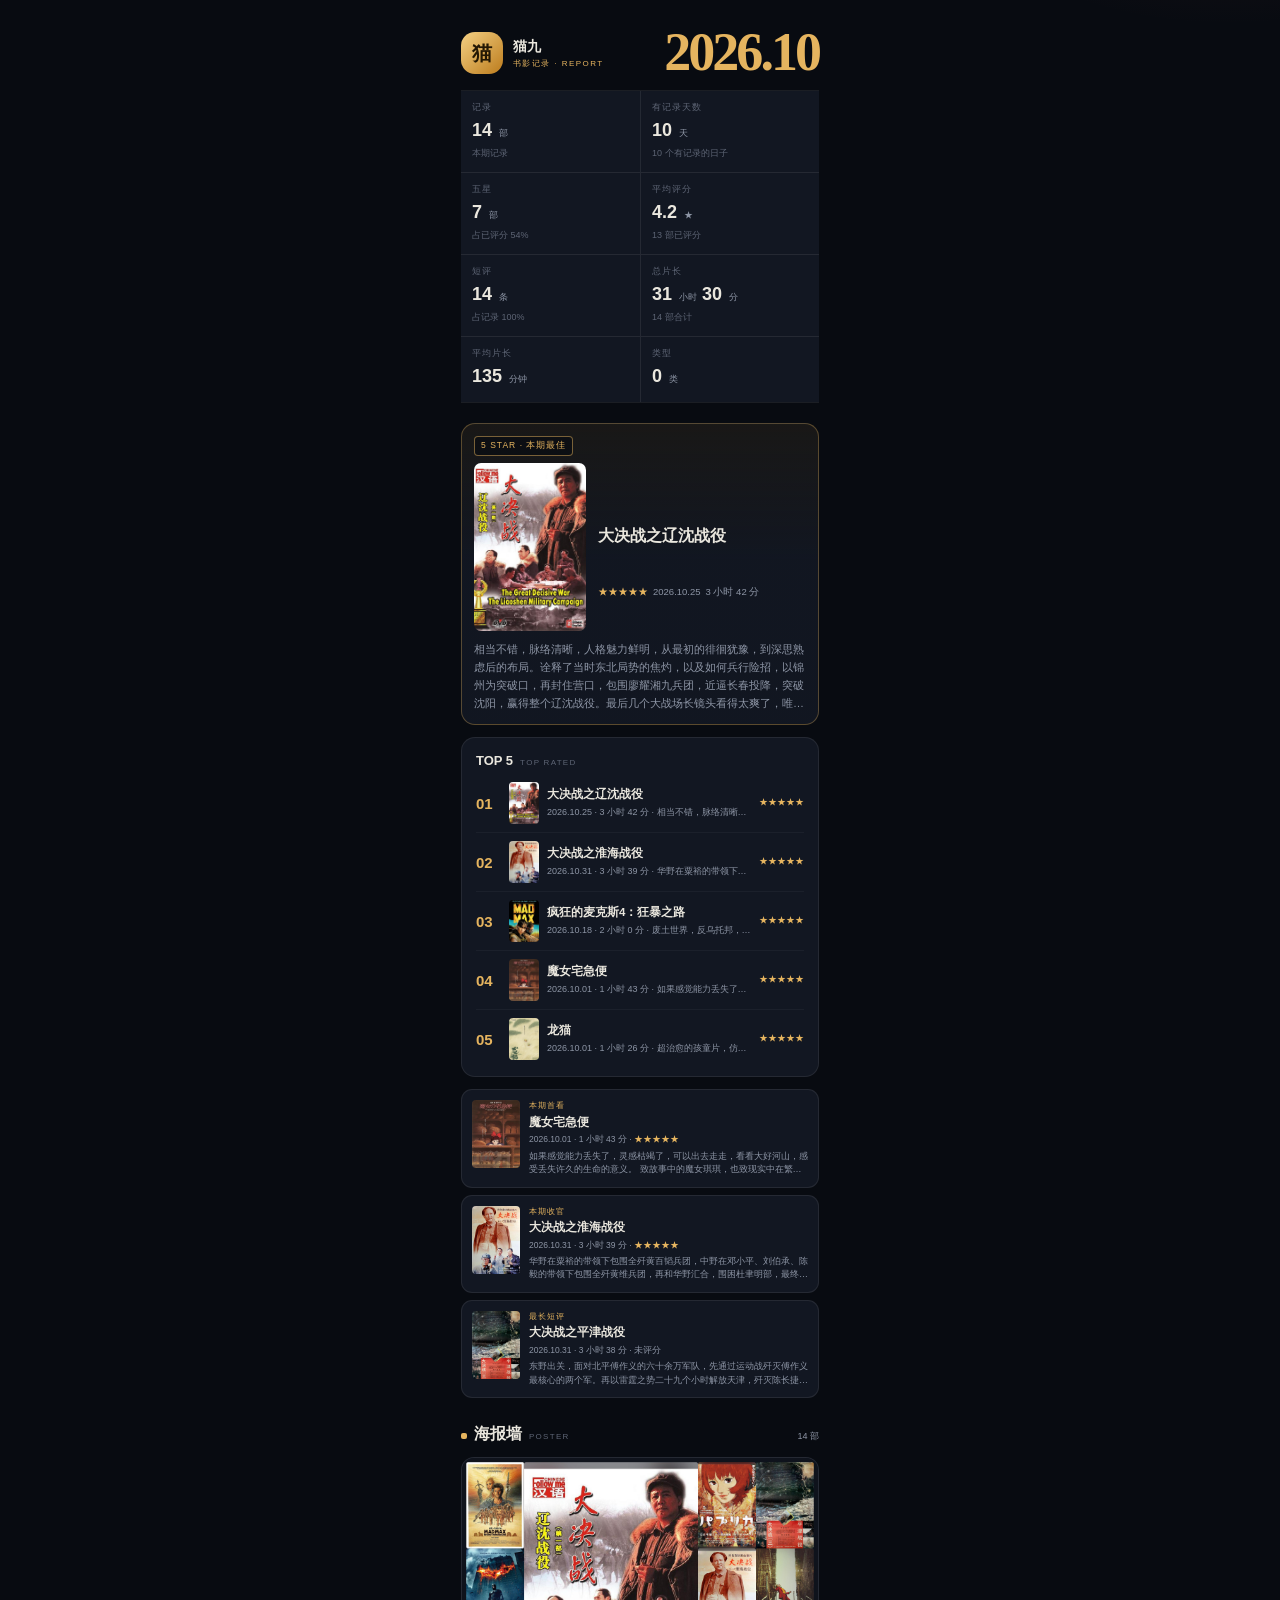
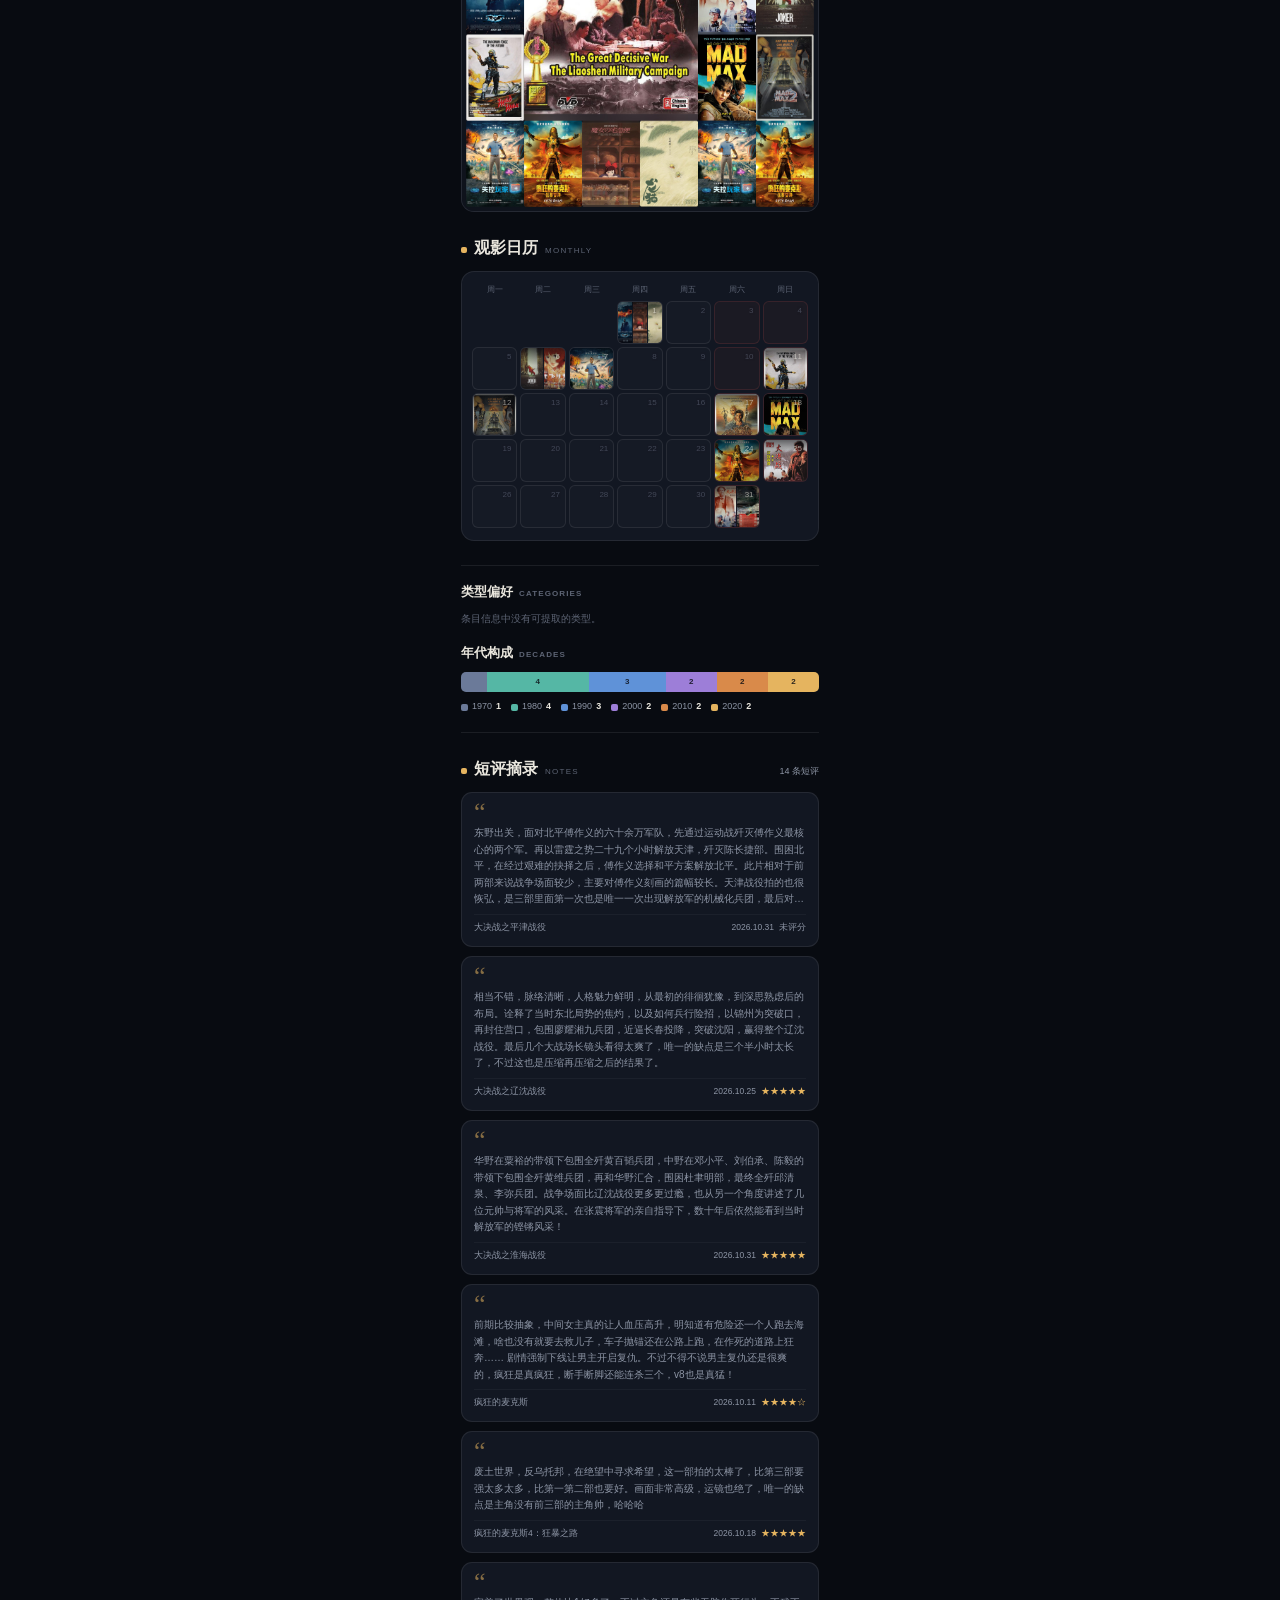
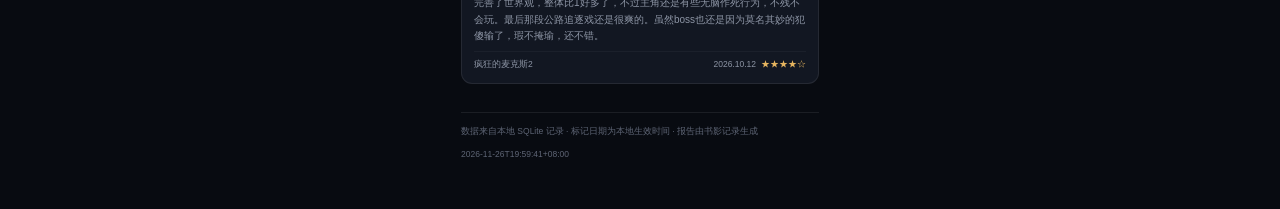
<file: prototype/report-styles/v1-noir.html>
<!doctype html>
<html lang="zh-CN"><head><meta charset="utf-8"><meta name="viewport" content="width=device-width, initial-scale=1"><style>
* { box-sizing:border-box; }
html, body { overflow-x:hidden; }
body { margin:0; line-height:1.55; font-family:-apple-system,BlinkMacSystemFont,"PingFang SC","Hiragino Sans GB",sans-serif; }
a { color:inherit; text-decoration:none; }
img { display:block; }
.wrap { margin:0 auto; padding:0 16px 48px; width:100%; max-width:390px; }
.brand { display:flex; align-items:center; gap:10px; }
.avatar { width:38px; height:38px; border-radius:50%; display:flex; align-items:center; justify-content:center; font-family:Georgia,serif; font-size:17px; }
.brand-name { font-size:14px; font-weight:600; }
.brand-line { font-size:8px; letter-spacing:.18em; text-transform:uppercase; }
.period-block { min-width:0; text-align:right; }
.big-period { white-space:nowrap; line-height:.82; letter-spacing:-.055em; font-weight:800; font-size:58px; font-variant-numeric:tabular-nums; }
.period-sub { margin:7px 0 0; font-size:10.5px; }
.kpis { display:grid; grid-template-columns:repeat(2,1fr); }
.kpi { min-width:0; padding:10px 11px 11px; border-left:1px solid var(--line); }
.kpi:nth-child(2n+1) { border-left:none; }
.kpi:nth-child(n+3) { border-top:1px solid var(--line); }
.kpi-label { display:block; font-size:8.5px; letter-spacing:.12em; color:var(--dim); text-transform:uppercase; }
.kpi-value { display:block; margin-top:3px; font-size:18px; font-weight:700; font-variant-numeric:tabular-nums; }
.kpi-value small { font-size:9px; color:var(--muted); font-weight:400; margin-left:2px; }
.kpi-sub { display:block; margin-top:2px; font-size:9px; color:var(--dim); }
.feature { margin-top:20px; }
.top-panel { min-width:0; margin-top:12px; background:var(--panel); border:1px solid var(--line); border-radius:14px; padding:13px 14px 8px; }
.panel-head { display:flex; align-items:baseline; gap:7px; margin-bottom:3px; }
.panel-head h3 { margin:0; font-size:13px; }
.panel-head .en { font-size:8px; letter-spacing:.16em; color:var(--dim); text-transform:uppercase; }
.featured-card { min-width:0; position:relative; display:grid; grid-template-columns:112px minmax(0,1fr); gap:7px 12px; padding:12px; border:1px solid rgba(229,180,95,.32); border-radius:14px; background:var(--feature); }
.featured-tag { position:static; grid-column:1/-1; justify-self:start; font-size:8.5px; letter-spacing:.12em; color:var(--gold); background:rgba(8,11,17,.62); border:1px solid rgba(229,180,95,.5); border-radius:4px; padding:2px 6px; text-transform:uppercase; }
.featured-card > a { display:block; grid-column:1; grid-row:2 / span 2; }
.featured-card > .featured-poster { grid-column:1; grid-row:2 / span 2; width:112px; }
.featured-title { grid-column:2; }
.featured-poster { width:112px; aspect-ratio:2/3; object-fit:cover; border-radius:7px; background:rgba(255,255,255,.04); }
.featured-title { grid-column:2; align-self:end; margin:0; font-size:16px; font-weight:700; line-height:1.35; }
.featured-meta { grid-column:2; display:flex; gap:5px; flex-wrap:wrap; align-items:center; font-size:9.5px; color:var(--muted); }
.featured-comment { grid-column:1/-1; margin:2px 0 0; font-size:11px; line-height:1.65; color:var(--muted); display:-webkit-box; -webkit-line-clamp:4; -webkit-box-orient:vertical; overflow:hidden; }
.top-row { min-width:0; display:grid; grid-template-columns:25px 30px minmax(0,1fr) auto; gap:8px; align-items:center; padding:8px 0; border-top:1px solid var(--line-soft); }
.top-row:first-child { border-top:none; }
.rank { font-size:15px; font-weight:800; color:var(--gold); font-variant-numeric:tabular-nums; }
.top-thumb { width:30px; height:42px; object-fit:cover; border-radius:4px; }
.top-main { min-width:0; display:flex; flex-direction:column; gap:2px; }
.top-title { font-size:11.5px; font-weight:600; white-space:nowrap; overflow:hidden; text-overflow:ellipsis; }
.top-meta { font-size:9px; color:var(--muted); white-space:nowrap; overflow:hidden; text-overflow:ellipsis; }
.top-stars { font-size:9px; white-space:nowrap; }
.stars, .gold { color:var(--gold); }
.highlights { display:grid; grid-template-columns:1fr; gap:7px; margin-top:12px; }
.highlight { display:grid; grid-template-columns:48px minmax(0,1fr); gap:9px; padding:10px; background:var(--panel); border:1px solid var(--line); border-radius:11px; }
.highlight img { width:48px; height:68px; object-fit:cover; border-radius:4px; }
.highlight-main { min-width:0; display:flex; flex-direction:column; gap:2px; }
.highlight-kind { font-size:7.5px; letter-spacing:.12em; color:var(--gold); text-transform:uppercase; }
.highlight h4 { margin:1px 0; font-size:11.5px; line-height:1.35; white-space:nowrap; overflow:hidden; text-overflow:ellipsis; }
.highlight-meta { font-size:8.5px; color:var(--muted); }
.highlight p { margin:1px 0 0; font-size:9px; line-height:1.5; color:var(--muted); display:-webkit-box; -webkit-line-clamp:2; -webkit-box-orient:vertical; overflow:hidden; }
.section { margin-top:24px; }
.section-head { display:flex; align-items:baseline; gap:7px; margin-bottom:10px; }
.section-head::before { content:''; width:6px; height:6px; border-radius:2px; background:var(--gold); display:inline-block; }
.section-head h3 { margin:0; font-size:16px; font-weight:700; }
.section-head .en { font-size:8px; letter-spacing:.16em; color:var(--dim); text-transform:uppercase; }
.section-head .count { margin-left:auto; font-size:9px; color:var(--muted); }
.poster-wall-image-wrap { width:100%; overflow:hidden; background:var(--panel); border:1px solid var(--line); border-radius:13px; }
.poster-wall-image { display:block; width:100%; max-width:100%; height:auto; }
.poster-grid { display:grid; grid-template-columns:repeat(3,1fr); gap:7px; }
.poster { position:relative; overflow:hidden; border:1px solid var(--line); border-radius:7px; background:rgba(255,255,255,.035); }
.poster img { width:100%; aspect-ratio:2/3; object-fit:cover; }
.poster-caption { position:absolute; inset:auto 0 0; padding:18px 5px 5px; font-size:8px; line-height:1.35; background:linear-gradient(transparent, rgba(5,7,11,.94)); white-space:nowrap; overflow:hidden; text-overflow:ellipsis; }
.poster-caption small { display:block; color:var(--muted); font-size:7px; }
.years-scroll { overflow-x:auto; }
.years-calendar { min-width:0; background:var(--panel); border:1px solid var(--line); border-radius:13px; padding:10px 9px; }
.years-head, .year-row { display:grid; grid-template-columns:52px repeat(12,minmax(0,1fr)); gap:2px; }
.years-head { padding:3px 0 6px; border-bottom:1px solid var(--line-soft); font-size:7px; color:var(--dim); text-align:center; }
.years-head span:first-child { text-align:left; }
.year-row { padding:6px 0; border-top:1px solid var(--line-soft); }
.year-label { display:flex; flex-direction:column; justify-content:center; }
.year-label b { font-size:11px; color:var(--gold); }
.year-label span { font-size:7px; color:var(--muted); }
.year-month { position:relative; min-height:48px; overflow:hidden; padding:3px; border:1px solid var(--line-soft); border-radius:5px; background:rgba(255,255,255,.015); }
.year-month.is-quiet { color:var(--dim); }
.ym-month { font-size:7px; color:var(--muted); }
.ym-count { position:absolute; top:3px; right:4px; font-size:7px; color:var(--gold); }
.ym-thumbs { position:absolute; left:3px; right:3px; bottom:3px; display:flex; gap:1px; }
.ym-thumbs img { width:13px; height:18px; object-fit:cover; border-radius:2px; opacity:.9; }
.year-calendar-block { background:var(--panel); border:1px solid var(--line); border-radius:13px; padding:10px; }
.year-calendar-head { display:flex; align-items:baseline; gap:6px; margin-bottom:8px; font-size:9px; color:var(--muted); }
.year-calendar-head b { font-size:16px; color:var(--gold); }
.year-calendar-head span { display:none; }
.year-months { display:grid; grid-template-columns:repeat(2,minmax(0,1fr)); gap:7px; }
.mini-month { border:1px solid var(--line-soft); border-radius:7px; padding:5px; background:rgba(255,255,255,.015); overflow:hidden; }
.mini-month-head { display:flex; justify-content:space-between; align-items:baseline; margin-bottom:3px; font-size:8px; color:var(--muted); }
.mini-month-head b { font-size:9px; color:var(--text); }
.mini-month-head span { display:none; }
.mini-weekhead { display:grid; grid-template-columns:repeat(7,1fr); gap:1px; margin-bottom:2px; font-size:5.5px; color:var(--dim); text-align:center; }
.mini-grid { display:grid; grid-template-columns:repeat(7,1fr); gap:1px; }
.mini-day { position:relative; overflow:hidden; aspect-ratio:1; border-radius:2px; background:rgba(255,255,255,.02); }
.mini-day.is-blank { background:transparent; }
.mini-day.is-weekend { background:rgba(223,96,83,.06); }
.mini-day img { position:absolute; inset:0; width:100%; height:100%; object-fit:cover; opacity:.82; }
.mini-num { position:absolute; top:1px; right:2px; left:auto; z-index:2; font-size:5.5px; color:#e4e1d8; opacity:.5; text-shadow:0 1px 2px #000; }
.mini-day.is-quiet .mini-num { color:var(--dim); text-shadow:none; }
.mini-count { display:none; }
.calendar-card { background:var(--panel); border:1px solid var(--line); border-radius:13px; padding:12px 10px; }
.cal-weekhead { display:grid; grid-template-columns:repeat(7,1fr); gap:3px; margin-bottom:5px; font-size:8px; color:var(--dim); text-align:center; }
.cal-grid { display:grid; grid-template-columns:repeat(7,1fr); gap:3px; }
.cal-cell { position:relative; min-height:43px; overflow:hidden; border:1px solid var(--line); border-radius:6px; background:rgba(255,255,255,.015); }
.cal-cell.is-weekend { background:rgba(223,96,83,.045); border-color:rgba(223,96,83,.14); }
.cal-cell.is-blank { border-color:transparent; background:transparent; }
.cal-cell.is-quiet { padding:4px; }
.cal-cell.is-quiet .cal-day { position:absolute; top:3px; right:5px; left:auto; color:var(--dim); text-shadow:none; }
.cal-day { position:absolute; top:3px; right:5px; left:auto; z-index:3; font-size:8px; color:#e4e1d8; opacity:.62; text-shadow:0 1px 4px #000; }
.cal-cell.has-items .cal-day { padding:0; background:none; }
.cal-strip { position:absolute; inset:0; display:grid; grid-template-columns:repeat(var(--n),1fr); gap:1px; }
.cal-strip img { width:100%; height:100%; object-fit:cover; opacity:.92; }
.cal-cell.has-items::after { content:''; position:absolute; inset:0; z-index:1; background:linear-gradient(180deg, rgba(5,7,11,.6), transparent 42%, transparent 68%, rgba(5,7,11,.3)); }
.cal-count, .ym-count { display:none; }
.prefs { margin-top:24px; padding:16px 0 18px; border-top:1px solid var(--line); border-bottom:1px solid var(--line); }
.prefs-block + .prefs-block { margin-top:16px; }
.prefs-block h3 { margin:0 0 9px; font-size:13px; font-weight:600; }
.prefs-block h3 .en { margin-left:6px; font-size:8px; letter-spacing:.14em; color:var(--dim); text-transform:uppercase; }
.decade-bar { display:flex; height:20px; border-radius:5px; overflow:hidden; background:rgba(255,255,255,.05); margin-bottom:8px; }
.decade-seg { display:flex; align-items:center; justify-content:center; height:100%; min-width:0; }
.decade-seg em { font-style:normal; font-size:8px; font-weight:600; color:rgba(8,11,17,.82); }
.decade-legend { display:flex; flex-wrap:wrap; gap:5px 10px; }
.decade-item { display:flex; align-items:center; gap:4px; font-size:9px; color:var(--muted); }
.decade-item b { color:var(--text); font-weight:600; }
.decade-dot { width:7px; height:7px; border-radius:2px; display:inline-block; flex:none; }
.d2020 { background:var(--gold); } .d2010 { background:#d98a4a; } .d2000 { background:var(--purple); } .d1990 { background:var(--blue); } .d1980 { background:var(--teal); } .d1970 { background:#6b7a99; } .dother { background:#4b5262; }
.prefs-note { margin:7px 0 0; font-size:9px; color:var(--dim); line-height:1.5; }
.genre-tags { display:flex; flex-wrap:wrap; gap:6px 10px; }
.genre-tag { font-size:12px; font-weight:600; color:var(--gold); }
.genre-tag sup { margin-left:2px; font-size:7px; opacity:.7; vertical-align:super; }
.genre-tag.g0 { color:var(--gold); } .genre-tag.g1 { color:var(--red); } .genre-tag.g2 { color:var(--teal); } .genre-tag.g3 { color:var(--blue); } .genre-tag.g4 { color:var(--purple); } .genre-tag.g5 { color:#d98a4a; } .genre-tag.g6 { color:#7fae68; } .genre-tag.g7 { color:#c76c9a; }
.quotes-grid { display:grid; grid-template-columns:1fr; gap:9px; }
.quote-card { display:flex; flex-direction:column; gap:6px; padding:12px; background:var(--panel); border:1px solid var(--line); border-radius:11px; }
.quote-mark { font-family:Georgia,serif; font-size:26px; line-height:.55; color:var(--gold); opacity:.55; }
.quote-text { margin:0; font-size:10px; line-height:1.65; color:var(--muted); display:-webkit-box; -webkit-line-clamp:5; -webkit-box-orient:vertical; overflow:hidden; }
.quote-foot { display:grid; grid-template-columns:minmax(0,1fr) auto auto; align-items:center; gap:5px; margin-top:auto; padding-top:6px; border-top:1px solid var(--line-soft); font-size:8.5px; color:var(--muted); }
.quote-source { min-width:0; white-space:nowrap; overflow:hidden; text-overflow:ellipsis; }
.quote-date, .quote-stars { white-space:nowrap; }
.muted { color:var(--muted); }
.panel-empty { margin:0; font-size:10px; color:var(--dim); }
footer { margin-top:28px; padding-top:12px; border-top:1px solid var(--line); font-size:8.5px; color:var(--dim); display:flex; justify-content:space-between; gap:10px; flex-wrap:wrap; }

:root { --bg:#080b11; --panel:#121722; --panel2:#151b27; --line:rgba(255,255,255,.08); --line-soft:rgba(255,255,255,.04); --text:#eae7de; --muted:#8d95a5; --dim:#5d6474; --gold:#e5b45f; --red:#df6053; --teal:#55b7a5; --blue:#5f92d8; --purple:#9d7ed8; --feature:linear-gradient(180deg, rgba(229,180,95,.08), rgba(18,23,34,.96) 46%); }
body { color:var(--text); background:radial-gradient(600px 300px at 8% -6%, rgba(229,180,95,.12), transparent 58%), radial-gradient(500px 280px at 96% -4%, rgba(223,96,83,.09), transparent 58%), var(--bg); }
.wrap { padding-top:24px; }
.hero { display:flex; flex-wrap:wrap; justify-content:space-between; align-items:flex-end; gap:10px; padding:6px 0 16px; border-bottom:1px solid var(--line); }
.avatar { width:42px; height:42px; border-radius:14px; color:#241804; font-size:20px; font-weight:700; background:linear-gradient(135deg, #F4D083, #BC7C1D); border:none; }
.brand-line { color:var(--gold); }
.big-period { color:var(--gold); font-family:Georgia,"Songti SC",serif; font-size:54px; }
.kpis { border-bottom:1px solid var(--line); }
.kpi { background:var(--panel); }
.section-head h3, .prefs-block h3 { color:var(--text); }
</style></head>
<body>
<div class="wrap">
  <header class="hero">
    <div class="brand">
      <div class="avatar">猫</div>
      <div><div class="brand-name">猫九</div><div class="brand-line">书影记录 · Report</div></div>
    </div>
    <div class="period-block">
      <div class="big-period">2026.10</div>
      
    </div>
  </header>
  <section class="kpis"><div class="kpi"><span class="kpi-label">记录</span><span class="kpi-value">14 <small>部</small></span><span class="kpi-sub">本期记录</span></div><div class="kpi"><span class="kpi-label">有记录天数</span><span class="kpi-value">10 <small>天</small></span><span class="kpi-sub">10 个有记录的日子</span></div><div class="kpi"><span class="kpi-label">五星</span><span class="kpi-value">7 <small>部</small></span><span class="kpi-sub">占已评分 54%</span></div><div class="kpi"><span class="kpi-label">平均评分</span><span class="kpi-value">4.2 <small>★</small></span><span class="kpi-sub">13 部已评分</span></div><div class="kpi"><span class="kpi-label">短评</span><span class="kpi-value">14 <small>条</small></span><span class="kpi-sub">占记录 100%</span></div><div class="kpi"><span class="kpi-label">总片长</span><span class="kpi-value">31 <small>小时</small> 30 <small>分</small></span><span class="kpi-sub">14 部合计</span></div><div class="kpi"><span class="kpi-label">平均片长</span><span class="kpi-value">135 <small>分钟</small></span></div><div class="kpi"><span class="kpi-label">类型</span><span class="kpi-value">0 <small>类</small></span></div></section>
  <section class="feature">
      <div class="featured-card">
        <span class="featured-tag">5 STAR · 本期最佳</span>
        <a href="https://movie.douban.com/subject/1424552/" target="_blank" rel="noopener">
          <img class="featured-poster" src="../assets/covers/movie-1424552.jpg" alt="大决战之辽沈战役">
        </a>
        <h3 class="featured-title" title="大决战之辽沈战役">大决战之辽沈战役</h3>
        <div class="featured-meta"><span class="gold">★★★★★</span> <span>2026.10.25</span> <span>3 小时 42 分</span></div>
        <p class="featured-comment">相当不错，脉络清晰，人格魅力鲜明，从最初的徘徊犹豫，到深思熟虑后的布局。诠释了当时东北局势的焦灼，以及如何兵行险招，以锦州为突破口，再封住营口，包围廖耀湘九兵团，近逼长春投降，突破沈阳，赢得整个辽沈战役。最后几个大战场长镜头看得太爽了，唯一的缺点是三个半小时太长了，不过这也是压缩…</p>
      </div>
    <div class="top-panel">
      <div class="panel-head"><h3>TOP 5</h3><span class="en">Top Rated</span></div>
<div class="top-list">
        <div class="top-row">
          <span class="rank">01</span>
          <img class="top-thumb" src="../assets/covers/movie-1424552.jpg" alt="大决战之辽沈战役">
          <div class="top-main">
            <a class="top-title" href="https://movie.douban.com/subject/1424552/" target="_blank" rel="noopener" title="大决战之辽沈战役">大决战之辽沈战役</a>
            <span class="top-meta">2026.10.25 · 3 小时 42 分 · 相当不错，脉络清晰，人格魅力鲜明，从最初的徘徊犹豫，到深思熟虑后的布局。诠释了当时东…</span>
          </div>
          <span class="top-stars"><span class="gold">★★★★★</span></span>
        </div>
        <div class="top-row">
          <span class="rank">02</span>
          <img class="top-thumb" src="../assets/covers/movie-1424551.jpg" alt="大决战之淮海战役">
          <div class="top-main">
            <a class="top-title" href="https://movie.douban.com/subject/1424551/" target="_blank" rel="noopener" title="大决战之淮海战役">大决战之淮海战役</a>
            <span class="top-meta">2026.10.31 · 3 小时 39 分 · 华野在粟裕的带领下包围全歼黄百韬兵团，中野在邓小平、刘伯承、陈毅的带领下包围全歼黄维…</span>
          </div>
          <span class="top-stars"><span class="gold">★★★★★</span></span>
        </div>
        <div class="top-row">
          <span class="rank">03</span>
          <img class="top-thumb" src="../assets/covers/movie-3592854.jpg" alt="疯狂的麦克斯4：狂暴之路">
          <div class="top-main">
            <a class="top-title" href="https://movie.douban.com/subject/3592854/" target="_blank" rel="noopener" title="疯狂的麦克斯4：狂暴之路">疯狂的麦克斯4：狂暴之路</a>
            <span class="top-meta">2026.10.18 · 2 小时 0 分 · 废土世界，反乌托邦，在绝望中寻求希望，这一部拍的太棒了，比第三部要强太多太多，比第一…</span>
          </div>
          <span class="top-stars"><span class="gold">★★★★★</span></span>
        </div>
        <div class="top-row">
          <span class="rank">04</span>
          <img class="top-thumb" src="../assets/covers/movie-1307811.jpg" alt="魔女宅急便">
          <div class="top-main">
            <a class="top-title" href="https://movie.douban.com/subject/1307811/" target="_blank" rel="noopener" title="魔女宅急便">魔女宅急便</a>
            <span class="top-meta">2026.10.01 · 1 小时 43 分 · 如果感觉能力丢失了，灵感枯竭了，可以出去走走，看看大好河山，感受丢失许久的生命的意义…</span>
          </div>
          <span class="top-stars"><span class="gold">★★★★★</span></span>
        </div>
        <div class="top-row">
          <span class="rank">05</span>
          <img class="top-thumb" src="../assets/covers/movie-1291560.jpg" alt="龙猫">
          <div class="top-main">
            <a class="top-title" href="https://movie.douban.com/subject/1291560/" target="_blank" rel="noopener" title="龙猫">龙猫</a>
            <span class="top-meta">2026.10.01 · 1 小时 26 分 · 超治愈的孩童片，仿佛回到了儿时，乡间的田野，四周的蛙鸣，和煦的微风，都是最珍贵的回忆…</span>
          </div>
          <span class="top-stars"><span class="gold">★★★★★</span></span>
        </div>
    </div>
    </div>
  </section>
  <section class="highlights">      <article class="highlight">
        <img src="../assets/covers/movie-1307811.jpg" alt="魔女宅急便">
        <div class="highlight-main">
          <span class="highlight-kind">本期首看</span>
          <h4 title="魔女宅急便">魔女宅急便</h4>
          <span class="highlight-meta">2026.10.01 · 1 小时 43 分 · <span class="gold">★★★★★</span></span>
          <p>如果感觉能力丢失了，灵感枯竭了，可以出去走走，看看大好河山，感受丢失许久的生命的意义。 致故事中的魔女琪琪，也致现实中在繁华中打拼的我们。</p>
        </div>
      </article>
      <article class="highlight">
        <img src="../assets/covers/movie-1424551.jpg" alt="大决战之淮海战役">
        <div class="highlight-main">
          <span class="highlight-kind">本期收官</span>
          <h4 title="大决战之淮海战役">大决战之淮海战役</h4>
          <span class="highlight-meta">2026.10.31 · 3 小时 39 分 · <span class="gold">★★★★★</span></span>
          <p>华野在粟裕的带领下包围全歼黄百韬兵团，中野在邓小平、刘伯承、陈毅的带领下包围全歼黄维兵团，再和华野汇合，围困杜聿明部，最终全歼邱清泉、李弥兵团。战争场面比辽沈战役更多更过瘾，也从另一个角度讲述了几位元…</p>
        </div>
      </article>
      <article class="highlight">
        <img src="../assets/covers/movie-1307729.jpg" alt="大决战之平津战役">
        <div class="highlight-main">
          <span class="highlight-kind">最长短评</span>
          <h4 title="大决战之平津战役">大决战之平津战役</h4>
          <span class="highlight-meta">2026.10.31 · 3 小时 38 分 · <span class="muted">未评分</span></span>
          <p>东野出关，面对北平傅作义的六十余万军队，先通过运动战歼灭傅作义最核心的两个军。再以雷霆之势二十九个小时解放天津，歼灭陈长捷部。围困北平，在经过艰难的抉择之后，傅作义选择和平方案解放北平。此片相对于前两…</p>
        </div>
      </article></section>
  <section class="section">
    <div class="section-head"><h3>海报墙</h3><span class="en">Poster</span><span class="count">14 部</span></div>
    <div class="poster-wall-image-wrap"><a href="./movie_month_2026-10_wall.jpg" target="_blank" rel="noopener"><img class="poster-wall-image" src="./movie_month_2026-10_wall.jpg" alt="海报墙" width="2016" height="2000"></a></div>
  </section>

  <section class="section">
    <div class="section-head"><h3>观影日历</h3><span class="en">Monthly</span></div>
    <div class="calendar-card"><div class="cal-weekhead"><span>周一</span><span>周二</span><span>周三</span><span>周四</span><span>周五</span><span>周六</span><span>周日</span></div>
      <div class="cal-grid">
      <div class="cal-cell is-blank"></div>
      <div class="cal-cell is-blank"></div>
      <div class="cal-cell is-blank"></div>
      <div class="cal-cell has-items" title="蝙蝠侠：黑暗骑士 / 魔女宅急便 / 龙猫">
        <span class="cal-day">1</span>
        <div class="cal-strip" style="--n:3"><img src="../assets/covers/movie-1851857.jpg" alt="蝙蝠侠：黑暗骑士"><img src="../assets/covers/movie-1307811.jpg" alt="魔女宅急便"><img src="../assets/covers/movie-1291560.jpg" alt="龙猫"></div>
        
      </div>
      <div class="cal-cell is-quiet">
        <span class="cal-day">2</span>

      </div>
      <div class="cal-cell is-quiet is-weekend">
        <span class="cal-day">3</span>

      </div>
      <div class="cal-cell is-quiet is-weekend">
        <span class="cal-day">4</span>

      </div>
      <div class="cal-cell is-quiet">
        <span class="cal-day">5</span>

      </div>
      <div class="cal-cell has-items" title="小丑 / 红辣椒">
        <span class="cal-day">6</span>
        <div class="cal-strip" style="--n:2"><img src="../assets/covers/movie-27119724.jpg" alt="小丑"><img src="../assets/covers/movie-1865703.jpg" alt="红辣椒"></div>
        
      </div>
      <div class="cal-cell has-items" title="失控玩家">
        <span class="cal-day">7</span>
        <div class="cal-strip" style="--n:1"><img src="../assets/covers/movie-30337388.jpg" alt="失控玩家"></div>
        
      </div>
      <div class="cal-cell is-quiet">
        <span class="cal-day">8</span>

      </div>
      <div class="cal-cell is-quiet">
        <span class="cal-day">9</span>

      </div>
      <div class="cal-cell is-quiet is-weekend">
        <span class="cal-day">10</span>

      </div>
      <div class="cal-cell has-items is-weekend" title="疯狂的麦克斯">
        <span class="cal-day">11</span>
        <div class="cal-strip" style="--n:1"><img src="../assets/covers/movie-1295670.jpg" alt="疯狂的麦克斯"></div>
        
      </div>
      <div class="cal-cell has-items" title="疯狂的麦克斯2">
        <span class="cal-day">12</span>
        <div class="cal-strip" style="--n:1"><img src="../assets/covers/movie-1292453.jpg" alt="疯狂的麦克斯2"></div>
        
      </div>
      <div class="cal-cell is-quiet">
        <span class="cal-day">13</span>

      </div>
      <div class="cal-cell is-quiet">
        <span class="cal-day">14</span>

      </div>
      <div class="cal-cell is-quiet">
        <span class="cal-day">15</span>

      </div>
      <div class="cal-cell is-quiet">
        <span class="cal-day">16</span>

      </div>
      <div class="cal-cell has-items is-weekend" title="疯狂的麦克斯3">
        <span class="cal-day">17</span>
        <div class="cal-strip" style="--n:1"><img src="../assets/covers/movie-1294383.jpg" alt="疯狂的麦克斯3"></div>
        
      </div>
      <div class="cal-cell has-items is-weekend" title="疯狂的麦克斯4：狂暴之路">
        <span class="cal-day">18</span>
        <div class="cal-strip" style="--n:1"><img src="../assets/covers/movie-3592854.jpg" alt="疯狂的麦克斯4：狂暴之路"></div>
        
      </div>
      <div class="cal-cell is-quiet">
        <span class="cal-day">19</span>

      </div>
      <div class="cal-cell is-quiet">
        <span class="cal-day">20</span>

      </div>
      <div class="cal-cell is-quiet">
        <span class="cal-day">21</span>

      </div>
      <div class="cal-cell is-quiet">
        <span class="cal-day">22</span>

      </div>
      <div class="cal-cell is-quiet">
        <span class="cal-day">23</span>

      </div>
      <div class="cal-cell has-items is-weekend" title="疯狂的麦克斯：狂暴女神">
        <span class="cal-day">24</span>
        <div class="cal-strip" style="--n:1"><img src="../assets/covers/movie-34996127.jpg" alt="疯狂的麦克斯：狂暴女神"></div>
        
      </div>
      <div class="cal-cell has-items is-weekend" title="大决战之辽沈战役">
        <span class="cal-day">25</span>
        <div class="cal-strip" style="--n:1"><img src="../assets/covers/movie-1424552.jpg" alt="大决战之辽沈战役"></div>
        
      </div>
      <div class="cal-cell is-quiet">
        <span class="cal-day">26</span>

      </div>
      <div class="cal-cell is-quiet">
        <span class="cal-day">27</span>

      </div>
      <div class="cal-cell is-quiet">
        <span class="cal-day">28</span>

      </div>
      <div class="cal-cell is-quiet">
        <span class="cal-day">29</span>

      </div>
      <div class="cal-cell is-quiet">
        <span class="cal-day">30</span>

      </div>
      <div class="cal-cell has-items is-weekend" title="大决战之淮海战役 / 大决战之平津战役">
        <span class="cal-day">31</span>
        <div class="cal-strip" style="--n:2"><img src="../assets/covers/movie-1424551.jpg" alt="大决战之淮海战役"><img src="../assets/covers/movie-1307729.jpg" alt="大决战之平津战役"></div>
        
      </div>
      <div class="cal-cell is-blank"></div>
      </div>
    </div>
  </section>
  <section class="prefs">
    <div class="prefs-block"><h3>类型偏好<span class="en">Categories</span></h3><p class="panel-empty">条目信息中没有可提取的类型。</p></div>
    <div class="prefs-block"><h3>年代构成<span class="en">Decades</span></h3><div class="decade-bar"><span class="decade-seg d1970" style="width:7.14%"></span><span class="decade-seg d1980" style="width:28.57%"><em>4</em></span><span class="decade-seg d1990" style="width:21.43%"><em>3</em></span><span class="decade-seg d2000" style="width:14.29%"><em>2</em></span><span class="decade-seg d2010" style="width:14.29%"><em>2</em></span><span class="decade-seg d2020" style="width:14.29%"><em>2</em></span></div><div class="decade-legend"><span class="decade-item"><i class="decade-dot d1970"></i>1970<b>1</b></span><span class="decade-item"><i class="decade-dot d1980"></i>1980<b>4</b></span><span class="decade-item"><i class="decade-dot d1990"></i>1990<b>3</b></span><span class="decade-item"><i class="decade-dot d2000"></i>2000<b>2</b></span><span class="decade-item"><i class="decade-dot d2010"></i>2010<b>2</b></span><span class="decade-item"><i class="decade-dot d2020"></i>2020<b>2</b></span></div></div>
  </section>
  <section class="section">
    <div class="section-head"><h3>短评摘录</h3><span class="en">Notes</span><span class="count">14 条短评</span></div>
    <div class="quotes-grid">      <article class="quote-card">
        <span class="quote-mark">“</span>
        <p class="quote-text" title="东野出关，面对北平傅作义的六十余万军队，先通过运动战歼灭傅作义最核心的两个军。再以雷霆之势二十九个小时解放天津，歼灭陈长捷部。围困北平，在经过艰难的抉择之后，傅作义选择和平方案解放北平。此片相对于前两部来说战争场面较少，主要对傅作义刻画的篇幅较长。天津战役拍的也很恢弘，是三部里面第一次也是唯一一次出现解放军的机械化兵团，最后对国歌的诠释是本片的点睛之笔。">东野出关，面对北平傅作义的六十余万军队，先通过运动战歼灭傅作义最核心的两个军。再以雷霆之势二十九个小时解放天津，歼灭陈长捷部。围困北平，在经过艰难的抉择之后，傅作义选择和平方案解放北平。此片相对于前两部来说战争场面较少，主要对傅作义刻画的篇幅较长。天津战役拍的也很恢弘，是三部里面第一次也是唯一一次出现解放军的机械化兵团，最后对国歌的诠释是本片的点睛之笔。</p>
        <div class="quote-foot"><span class="quote-source" title="大决战之平津战役">大决战之平津战役</span><span class="quote-date">2026.10.31</span><span class="quote-stars"><span class="muted">未评分</span></span></div>
      </article>      <article class="quote-card">
        <span class="quote-mark">“</span>
        <p class="quote-text" title="相当不错，脉络清晰，人格魅力鲜明，从最初的徘徊犹豫，到深思熟虑后的布局。诠释了当时东北局势的焦灼，以及如何兵行险招，以锦州为突破口，再封住营口，包围廖耀湘九兵团，近逼长春投降，突破沈阳，赢得整个辽沈战役。最后几个大战场长镜头看得太爽了，唯一的缺点是三个半小时太长了，不过这也是压缩再压缩之后的结果了。">相当不错，脉络清晰，人格魅力鲜明，从最初的徘徊犹豫，到深思熟虑后的布局。诠释了当时东北局势的焦灼，以及如何兵行险招，以锦州为突破口，再封住营口，包围廖耀湘九兵团，近逼长春投降，突破沈阳，赢得整个辽沈战役。最后几个大战场长镜头看得太爽了，唯一的缺点是三个半小时太长了，不过这也是压缩再压缩之后的结果了。</p>
        <div class="quote-foot"><span class="quote-source" title="大决战之辽沈战役">大决战之辽沈战役</span><span class="quote-date">2026.10.25</span><span class="quote-stars"><span class="gold">★★★★★</span></span></div>
      </article>      <article class="quote-card">
        <span class="quote-mark">“</span>
        <p class="quote-text" title="华野在粟裕的带领下包围全歼黄百韬兵团，中野在邓小平、刘伯承、陈毅的带领下包围全歼黄维兵团，再和华野汇合，围困杜聿明部，最终全歼邱清泉、李弥兵团。战争场面比辽沈战役更多更过瘾，也从另一个角度讲述了几位元帅与将军的风采。在张震将军的亲自指导下，数十年后依然能看到当时解放军的铿锵风采！">华野在粟裕的带领下包围全歼黄百韬兵团，中野在邓小平、刘伯承、陈毅的带领下包围全歼黄维兵团，再和华野汇合，围困杜聿明部，最终全歼邱清泉、李弥兵团。战争场面比辽沈战役更多更过瘾，也从另一个角度讲述了几位元帅与将军的风采。在张震将军的亲自指导下，数十年后依然能看到当时解放军的铿锵风采！</p>
        <div class="quote-foot"><span class="quote-source" title="大决战之淮海战役">大决战之淮海战役</span><span class="quote-date">2026.10.31</span><span class="quote-stars"><span class="gold">★★★★★</span></span></div>
      </article>      <article class="quote-card">
        <span class="quote-mark">“</span>
        <p class="quote-text" title="前期比较抽象，中间女主真的让人血压高升，明知道有危险还一个人跑去海滩，啥也没有就要去救儿子，车子抛锚还在公路上跑，在作死的道路上狂奔…… 剧情强制下线让男主开启复仇。不过不得不说男主复仇还是很爽的，疯狂是真疯狂，断手断脚还能连杀三个，v8也是真猛！">前期比较抽象，中间女主真的让人血压高升，明知道有危险还一个人跑去海滩，啥也没有就要去救儿子，车子抛锚还在公路上跑，在作死的道路上狂奔…… 剧情强制下线让男主开启复仇。不过不得不说男主复仇还是很爽的，疯狂是真疯狂，断手断脚还能连杀三个，v8也是真猛！</p>
        <div class="quote-foot"><span class="quote-source" title="疯狂的麦克斯">疯狂的麦克斯</span><span class="quote-date">2026.10.11</span><span class="quote-stars"><span class="gold">★★★★☆</span></span></div>
      </article>      <article class="quote-card">
        <span class="quote-mark">“</span>
        <p class="quote-text" title="废土世界，反乌托邦，在绝望中寻求希望，这一部拍的太棒了，比第三部要强太多太多，比第一第二部也要好。画面非常高级，运镜也绝了，唯一的缺点是主角没有前三部的主角帅，哈哈哈">废土世界，反乌托邦，在绝望中寻求希望，这一部拍的太棒了，比第三部要强太多太多，比第一第二部也要好。画面非常高级，运镜也绝了，唯一的缺点是主角没有前三部的主角帅，哈哈哈</p>
        <div class="quote-foot"><span class="quote-source" title="疯狂的麦克斯4：狂暴之路">疯狂的麦克斯4：狂暴之路</span><span class="quote-date">2026.10.18</span><span class="quote-stars"><span class="gold">★★★★★</span></span></div>
      </article>      <article class="quote-card">
        <span class="quote-mark">“</span>
        <p class="quote-text" title="完善了世界观，整体比1好多了，不过主角还是有些无脑作死行为，不残不会玩。最后那段公路追逐戏还是很爽的。虽然boss也还是因为莫名其妙的犯傻输了，瑕不掩瑜，还不错。">完善了世界观，整体比1好多了，不过主角还是有些无脑作死行为，不残不会玩。最后那段公路追逐戏还是很爽的。虽然boss也还是因为莫名其妙的犯傻输了，瑕不掩瑜，还不错。</p>
        <div class="quote-foot"><span class="quote-source" title="疯狂的麦克斯2">疯狂的麦克斯2</span><span class="quote-date">2026.10.12</span><span class="quote-stars"><span class="gold">★★★★☆</span></span></div>
      </article></div>
  </section>
  <footer><span>数据来自本地 SQLite 记录 · 标记日期为本地生效时间 · 报告由书影记录生成</span><span>2026-11-26T19:59:41+08:00</span></footer>
</div>
</body></html>
</file>
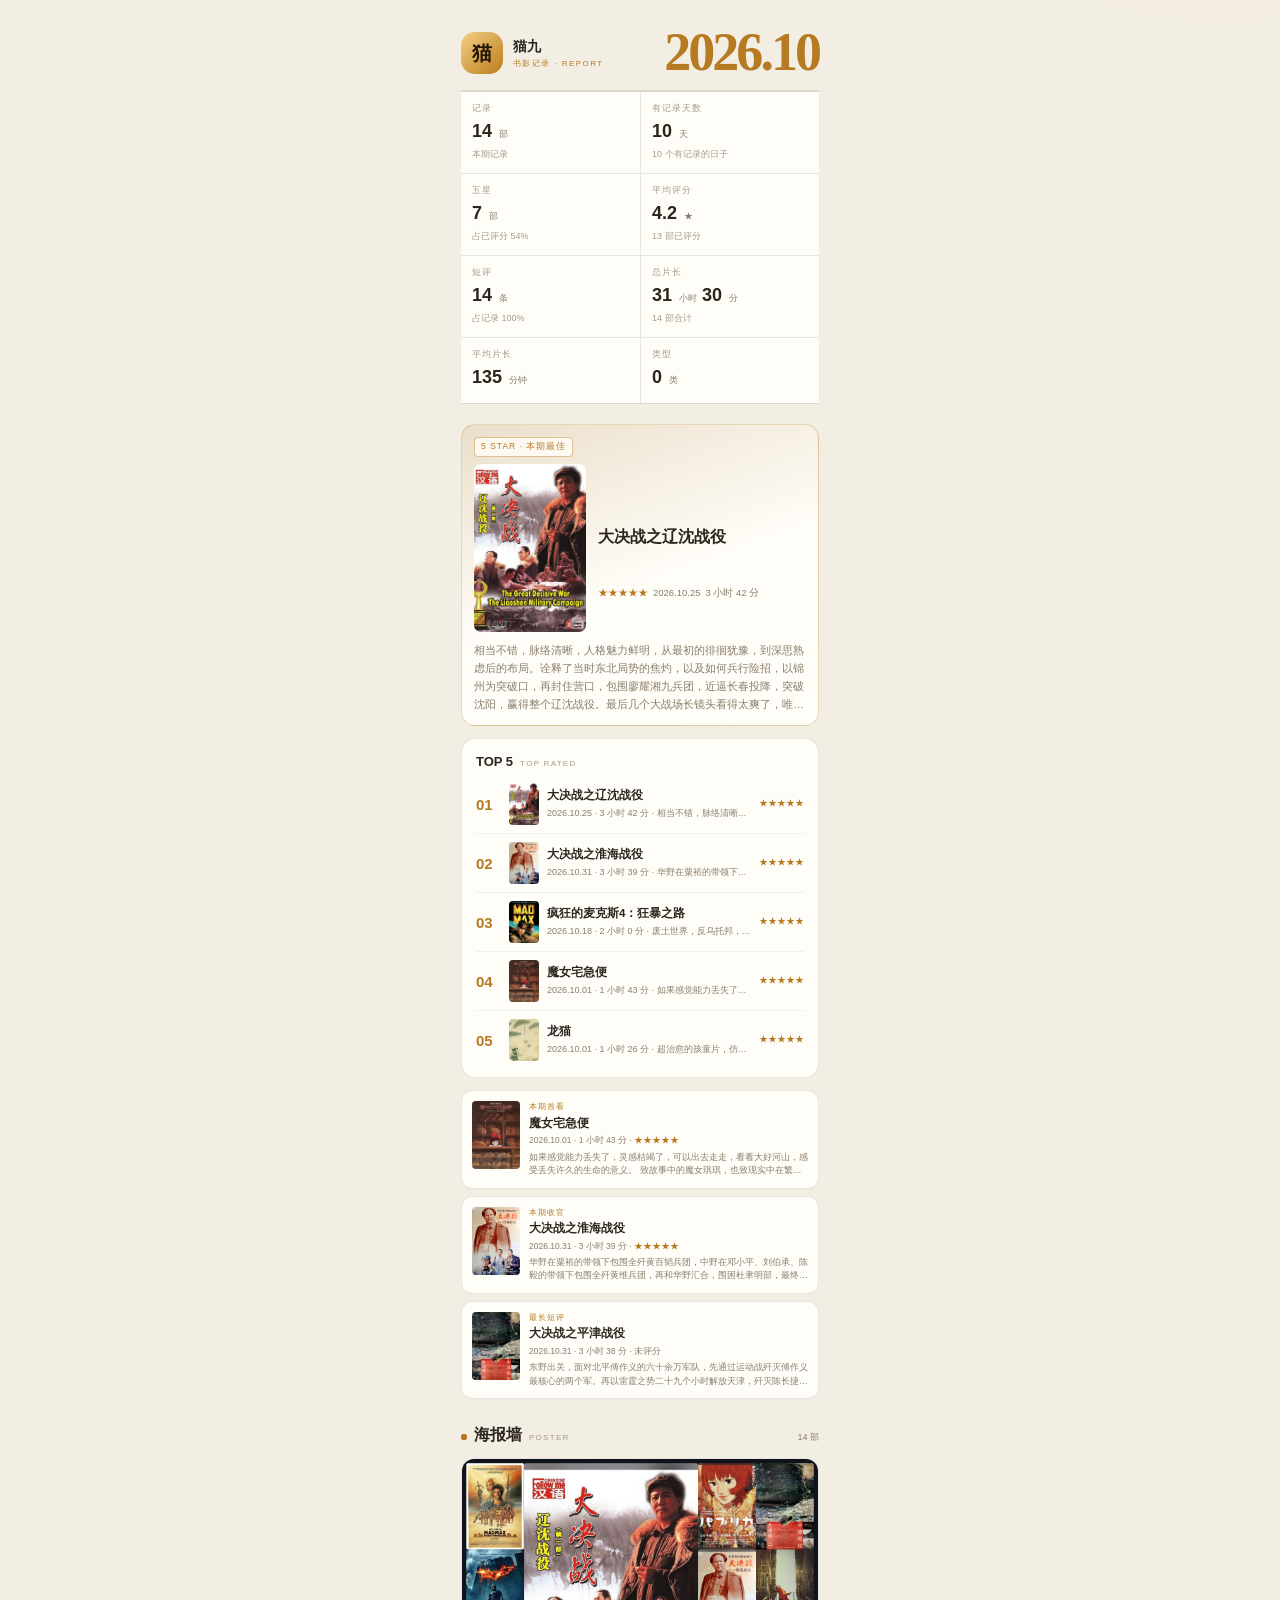
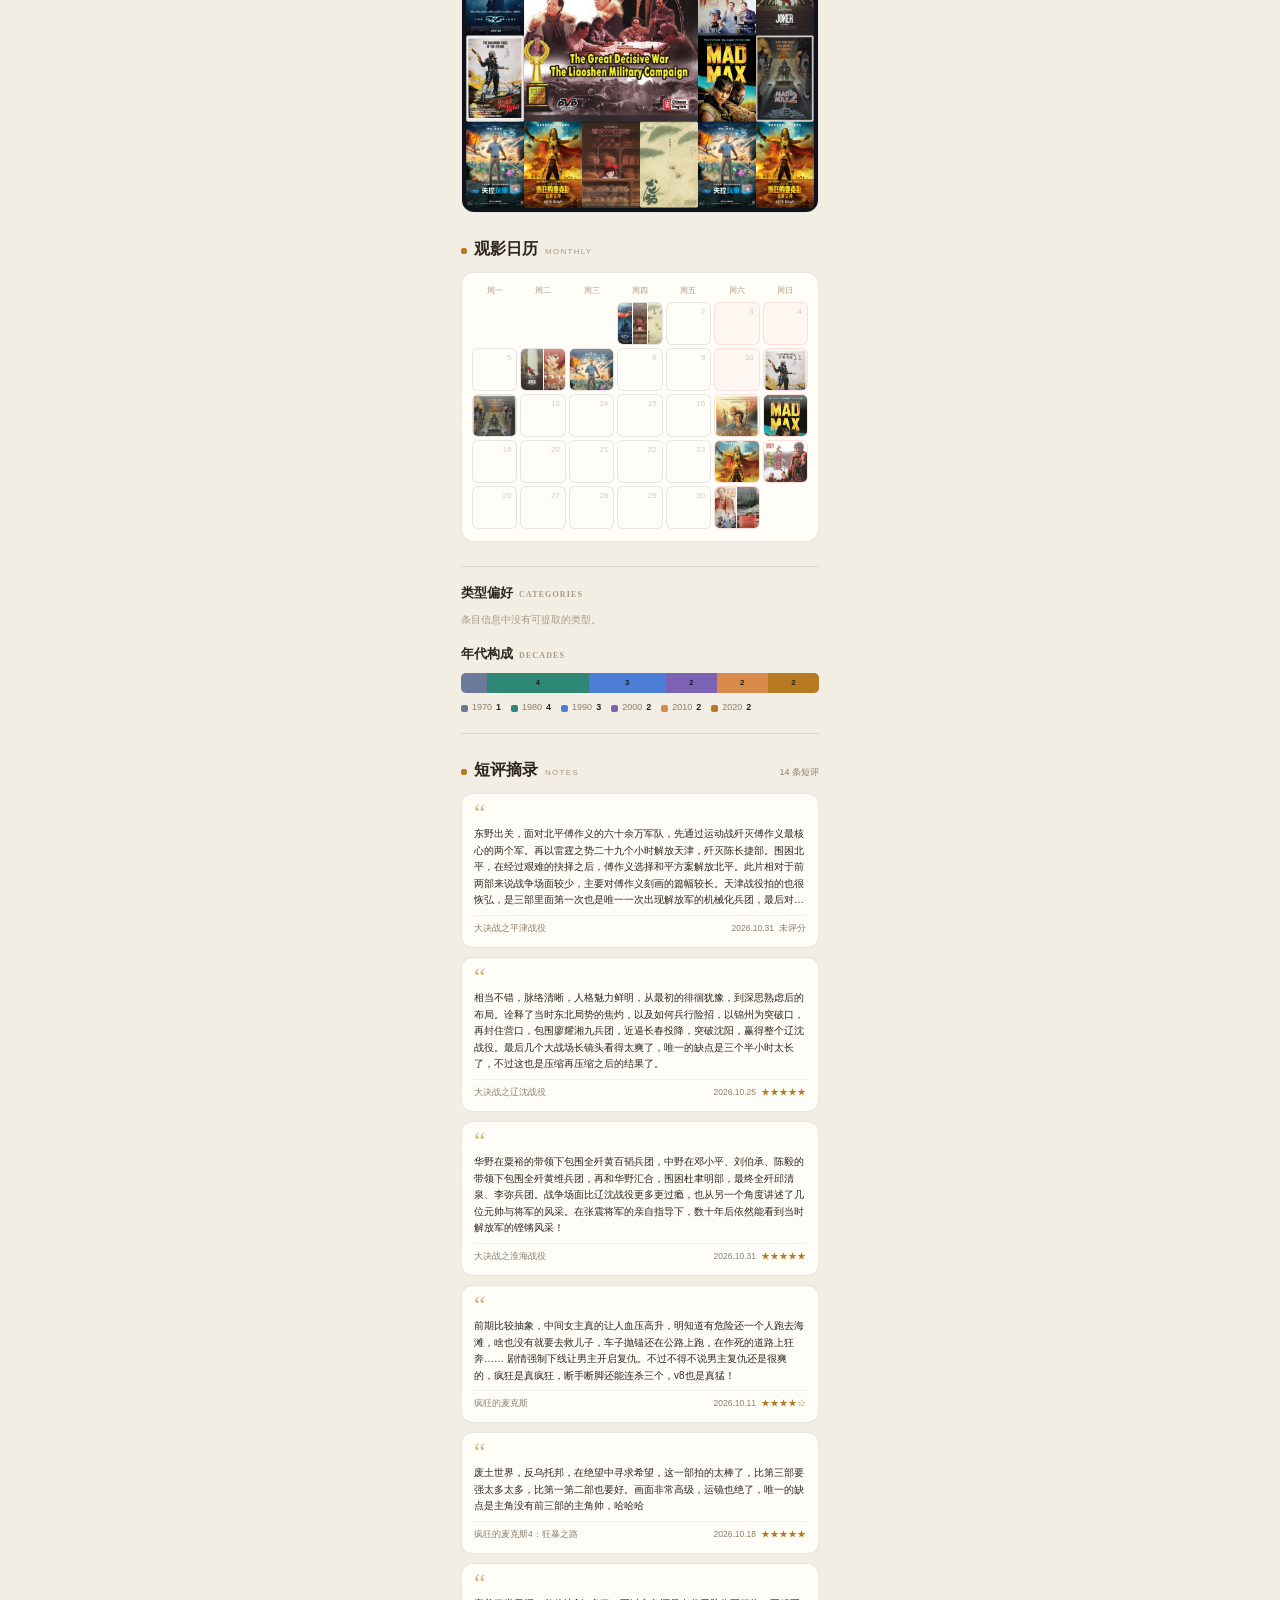
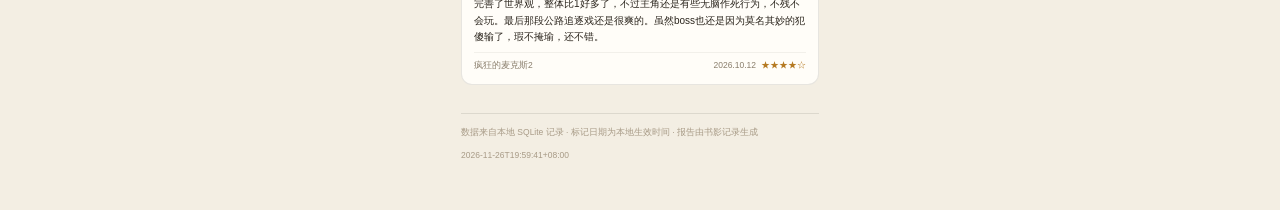
<file: prototype/report-styles/v2-paper.html>
<!doctype html>
<html lang="zh-CN"><head><meta charset="utf-8"><meta name="viewport" content="width=device-width, initial-scale=1"><style>
* { box-sizing:border-box; }
html, body { overflow-x:hidden; }
body { margin:0; line-height:1.55; font-family:-apple-system,BlinkMacSystemFont,"PingFang SC","Hiragino Sans GB",sans-serif; }
a { color:inherit; text-decoration:none; }
img { display:block; }
.wrap { margin:0 auto; padding:0 16px 48px; width:100%; max-width:390px; }
.brand { display:flex; align-items:center; gap:10px; }
.avatar { width:38px; height:38px; border-radius:50%; display:flex; align-items:center; justify-content:center; font-family:Georgia,serif; font-size:17px; }
.brand-name { font-size:14px; font-weight:600; }
.brand-line { font-size:8px; letter-spacing:.18em; text-transform:uppercase; }
.period-block { min-width:0; text-align:right; }
.big-period { white-space:nowrap; line-height:.82; letter-spacing:-.055em; font-weight:800; font-size:58px; font-variant-numeric:tabular-nums; }
.period-sub { margin:7px 0 0; font-size:10.5px; }
.kpis { display:grid; grid-template-columns:repeat(2,1fr); }
.kpi { min-width:0; padding:10px 11px 11px; border-left:1px solid var(--line); }
.kpi:nth-child(2n+1) { border-left:none; }
.kpi:nth-child(n+3) { border-top:1px solid var(--line); }
.kpi-label { display:block; font-size:8.5px; letter-spacing:.12em; color:var(--dim); text-transform:uppercase; }
.kpi-value { display:block; margin-top:3px; font-size:18px; font-weight:700; font-variant-numeric:tabular-nums; }
.kpi-value small { font-size:9px; color:var(--muted); font-weight:400; margin-left:2px; }
.kpi-sub { display:block; margin-top:2px; font-size:9px; color:var(--dim); }
.feature { margin-top:20px; }
.top-panel { min-width:0; margin-top:12px; background:var(--panel); border:1px solid var(--line); border-radius:14px; padding:13px 14px 8px; }
.panel-head { display:flex; align-items:baseline; gap:7px; margin-bottom:3px; }
.panel-head h3 { margin:0; font-size:13px; }
.panel-head .en { font-size:8px; letter-spacing:.16em; color:var(--dim); text-transform:uppercase; }
.featured-card { min-width:0; position:relative; display:grid; grid-template-columns:112px minmax(0,1fr); gap:7px 12px; padding:12px; border:1px solid rgba(229,180,95,.32); border-radius:14px; background:var(--feature); }
.featured-tag { position:static; grid-column:1/-1; justify-self:start; font-size:8.5px; letter-spacing:.12em; color:var(--gold); background:rgba(8,11,17,.62); border:1px solid rgba(229,180,95,.5); border-radius:4px; padding:2px 6px; text-transform:uppercase; }
.featured-card > a { display:block; grid-column:1; grid-row:2 / span 2; }
.featured-card > .featured-poster { grid-column:1; grid-row:2 / span 2; width:112px; }
.featured-title { grid-column:2; }
.featured-poster { width:112px; aspect-ratio:2/3; object-fit:cover; border-radius:7px; background:rgba(255,255,255,.04); }
.featured-title { grid-column:2; align-self:end; margin:0; font-size:16px; font-weight:700; line-height:1.35; }
.featured-meta { grid-column:2; display:flex; gap:5px; flex-wrap:wrap; align-items:center; font-size:9.5px; color:var(--muted); }
.featured-comment { grid-column:1/-1; margin:2px 0 0; font-size:11px; line-height:1.65; color:var(--muted); display:-webkit-box; -webkit-line-clamp:4; -webkit-box-orient:vertical; overflow:hidden; }
.top-row { min-width:0; display:grid; grid-template-columns:25px 30px minmax(0,1fr) auto; gap:8px; align-items:center; padding:8px 0; border-top:1px solid var(--line-soft); }
.top-row:first-child { border-top:none; }
.rank { font-size:15px; font-weight:800; color:var(--gold); font-variant-numeric:tabular-nums; }
.top-thumb { width:30px; height:42px; object-fit:cover; border-radius:4px; }
.top-main { min-width:0; display:flex; flex-direction:column; gap:2px; }
.top-title { font-size:11.5px; font-weight:600; white-space:nowrap; overflow:hidden; text-overflow:ellipsis; }
.top-meta { font-size:9px; color:var(--muted); white-space:nowrap; overflow:hidden; text-overflow:ellipsis; }
.top-stars { font-size:9px; white-space:nowrap; }
.stars, .gold { color:var(--gold); }
.highlights { display:grid; grid-template-columns:1fr; gap:7px; margin-top:12px; }
.highlight { display:grid; grid-template-columns:48px minmax(0,1fr); gap:9px; padding:10px; background:var(--panel); border:1px solid var(--line); border-radius:11px; }
.highlight img { width:48px; height:68px; object-fit:cover; border-radius:4px; }
.highlight-main { min-width:0; display:flex; flex-direction:column; gap:2px; }
.highlight-kind { font-size:7.5px; letter-spacing:.12em; color:var(--gold); text-transform:uppercase; }
.highlight h4 { margin:1px 0; font-size:11.5px; line-height:1.35; white-space:nowrap; overflow:hidden; text-overflow:ellipsis; }
.highlight-meta { font-size:8.5px; color:var(--muted); }
.highlight p { margin:1px 0 0; font-size:9px; line-height:1.5; color:var(--muted); display:-webkit-box; -webkit-line-clamp:2; -webkit-box-orient:vertical; overflow:hidden; }
.section { margin-top:24px; }
.section-head { display:flex; align-items:baseline; gap:7px; margin-bottom:10px; }
.section-head::before { content:''; width:6px; height:6px; border-radius:2px; background:var(--gold); display:inline-block; }
.section-head h3 { margin:0; font-size:16px; font-weight:700; }
.section-head .en { font-size:8px; letter-spacing:.16em; color:var(--dim); text-transform:uppercase; }
.section-head .count { margin-left:auto; font-size:9px; color:var(--muted); }
.poster-wall-image-wrap { width:100%; overflow:hidden; background:var(--panel); border:1px solid var(--line); border-radius:13px; }
.poster-wall-image { display:block; width:100%; max-width:100%; height:auto; }
.poster-grid { display:grid; grid-template-columns:repeat(3,1fr); gap:7px; }
.poster { position:relative; overflow:hidden; border:1px solid var(--line); border-radius:7px; background:rgba(255,255,255,.035); }
.poster img { width:100%; aspect-ratio:2/3; object-fit:cover; }
.poster-caption { position:absolute; inset:auto 0 0; padding:18px 5px 5px; font-size:8px; line-height:1.35; background:linear-gradient(transparent, rgba(5,7,11,.94)); white-space:nowrap; overflow:hidden; text-overflow:ellipsis; }
.poster-caption small { display:block; color:var(--muted); font-size:7px; }
.years-scroll { overflow-x:auto; }
.years-calendar { min-width:0; background:var(--panel); border:1px solid var(--line); border-radius:13px; padding:10px 9px; }
.years-head, .year-row { display:grid; grid-template-columns:52px repeat(12,minmax(0,1fr)); gap:2px; }
.years-head { padding:3px 0 6px; border-bottom:1px solid var(--line-soft); font-size:7px; color:var(--dim); text-align:center; }
.years-head span:first-child { text-align:left; }
.year-row { padding:6px 0; border-top:1px solid var(--line-soft); }
.year-label { display:flex; flex-direction:column; justify-content:center; }
.year-label b { font-size:11px; color:var(--gold); }
.year-label span { font-size:7px; color:var(--muted); }
.year-month { position:relative; min-height:48px; overflow:hidden; padding:3px; border:1px solid var(--line-soft); border-radius:5px; background:rgba(255,255,255,.015); }
.year-month.is-quiet { color:var(--dim); }
.ym-month { font-size:7px; color:var(--muted); }
.ym-count { position:absolute; top:3px; right:4px; font-size:7px; color:var(--gold); }
.ym-thumbs { position:absolute; left:3px; right:3px; bottom:3px; display:flex; gap:1px; }
.ym-thumbs img { width:13px; height:18px; object-fit:cover; border-radius:2px; opacity:.9; }
.year-calendar-block { background:var(--panel); border:1px solid var(--line); border-radius:13px; padding:10px; }
.year-calendar-head { display:flex; align-items:baseline; gap:6px; margin-bottom:8px; font-size:9px; color:var(--muted); }
.year-calendar-head b { font-size:16px; color:var(--gold); }
.year-calendar-head span { display:none; }
.year-months { display:grid; grid-template-columns:repeat(2,minmax(0,1fr)); gap:7px; }
.mini-month { border:1px solid var(--line-soft); border-radius:7px; padding:5px; background:rgba(255,255,255,.015); overflow:hidden; }
.mini-month-head { display:flex; justify-content:space-between; align-items:baseline; margin-bottom:3px; font-size:8px; color:var(--muted); }
.mini-month-head b { font-size:9px; color:var(--text); }
.mini-month-head span { display:none; }
.mini-weekhead { display:grid; grid-template-columns:repeat(7,1fr); gap:1px; margin-bottom:2px; font-size:5.5px; color:var(--dim); text-align:center; }
.mini-grid { display:grid; grid-template-columns:repeat(7,1fr); gap:1px; }
.mini-day { position:relative; overflow:hidden; aspect-ratio:1; border-radius:2px; background:rgba(255,255,255,.02); }
.mini-day.is-blank { background:transparent; }
.mini-day.is-weekend { background:rgba(223,96,83,.06); }
.mini-day img { position:absolute; inset:0; width:100%; height:100%; object-fit:cover; opacity:.82; }
.mini-num { position:absolute; top:1px; right:2px; left:auto; z-index:2; font-size:5.5px; color:#e4e1d8; opacity:.5; text-shadow:0 1px 2px #000; }
.mini-day.is-quiet .mini-num { color:var(--dim); text-shadow:none; }
.mini-count { display:none; }
.calendar-card { background:var(--panel); border:1px solid var(--line); border-radius:13px; padding:12px 10px; }
.cal-weekhead { display:grid; grid-template-columns:repeat(7,1fr); gap:3px; margin-bottom:5px; font-size:8px; color:var(--dim); text-align:center; }
.cal-grid { display:grid; grid-template-columns:repeat(7,1fr); gap:3px; }
.cal-cell { position:relative; min-height:43px; overflow:hidden; border:1px solid var(--line); border-radius:6px; background:rgba(255,255,255,.015); }
.cal-cell.is-weekend { background:rgba(223,96,83,.045); border-color:rgba(223,96,83,.14); }
.cal-cell.is-blank { border-color:transparent; background:transparent; }
.cal-cell.is-quiet { padding:4px; }
.cal-cell.is-quiet .cal-day { position:absolute; top:3px; right:5px; left:auto; color:var(--dim); text-shadow:none; }
.cal-day { position:absolute; top:3px; right:5px; left:auto; z-index:3; font-size:8px; color:#e4e1d8; opacity:.62; text-shadow:0 1px 4px #000; }
.cal-cell.has-items .cal-day { padding:0; background:none; }
.cal-strip { position:absolute; inset:0; display:grid; grid-template-columns:repeat(var(--n),1fr); gap:1px; }
.cal-strip img { width:100%; height:100%; object-fit:cover; opacity:.92; }
.cal-cell.has-items::after { content:''; position:absolute; inset:0; z-index:1; background:linear-gradient(180deg, rgba(5,7,11,.6), transparent 42%, transparent 68%, rgba(5,7,11,.3)); }
.cal-count, .ym-count { display:none; }
.prefs { margin-top:24px; padding:16px 0 18px; border-top:1px solid var(--line); border-bottom:1px solid var(--line); }
.prefs-block + .prefs-block { margin-top:16px; }
.prefs-block h3 { margin:0 0 9px; font-size:13px; font-weight:600; }
.prefs-block h3 .en { margin-left:6px; font-size:8px; letter-spacing:.14em; color:var(--dim); text-transform:uppercase; }
.decade-bar { display:flex; height:20px; border-radius:5px; overflow:hidden; background:rgba(255,255,255,.05); margin-bottom:8px; }
.decade-seg { display:flex; align-items:center; justify-content:center; height:100%; min-width:0; }
.decade-seg em { font-style:normal; font-size:8px; font-weight:600; color:rgba(8,11,17,.82); }
.decade-legend { display:flex; flex-wrap:wrap; gap:5px 10px; }
.decade-item { display:flex; align-items:center; gap:4px; font-size:9px; color:var(--muted); }
.decade-item b { color:var(--text); font-weight:600; }
.decade-dot { width:7px; height:7px; border-radius:2px; display:inline-block; flex:none; }
.d2020 { background:var(--gold); } .d2010 { background:#d98a4a; } .d2000 { background:var(--purple); } .d1990 { background:var(--blue); } .d1980 { background:var(--teal); } .d1970 { background:#6b7a99; } .dother { background:#4b5262; }
.prefs-note { margin:7px 0 0; font-size:9px; color:var(--dim); line-height:1.5; }
.genre-tags { display:flex; flex-wrap:wrap; gap:6px 10px; }
.genre-tag { font-size:12px; font-weight:600; color:var(--gold); }
.genre-tag sup { margin-left:2px; font-size:7px; opacity:.7; vertical-align:super; }
.genre-tag.g0 { color:var(--gold); } .genre-tag.g1 { color:var(--red); } .genre-tag.g2 { color:var(--teal); } .genre-tag.g3 { color:var(--blue); } .genre-tag.g4 { color:var(--purple); } .genre-tag.g5 { color:#d98a4a; } .genre-tag.g6 { color:#7fae68; } .genre-tag.g7 { color:#c76c9a; }
.quotes-grid { display:grid; grid-template-columns:1fr; gap:9px; }
.quote-card { display:flex; flex-direction:column; gap:6px; padding:12px; background:var(--panel); border:1px solid var(--line); border-radius:11px; }
.quote-mark { font-family:Georgia,serif; font-size:26px; line-height:.55; color:var(--gold); opacity:.55; }
.quote-text { margin:0; font-size:10px; line-height:1.65; color:var(--muted); display:-webkit-box; -webkit-line-clamp:5; -webkit-box-orient:vertical; overflow:hidden; }
.quote-foot { display:grid; grid-template-columns:minmax(0,1fr) auto auto; align-items:center; gap:5px; margin-top:auto; padding-top:6px; border-top:1px solid var(--line-soft); font-size:8.5px; color:var(--muted); }
.quote-source { min-width:0; white-space:nowrap; overflow:hidden; text-overflow:ellipsis; }
.quote-date, .quote-stars { white-space:nowrap; }
.muted { color:var(--muted); }
.panel-empty { margin:0; font-size:10px; color:var(--dim); }
footer { margin-top:28px; padding-top:12px; border-top:1px solid var(--line); font-size:8.5px; color:var(--dim); display:flex; justify-content:space-between; gap:10px; flex-wrap:wrap; }

:root { --bg:#f3eee3; --panel:#fffdf8; --panel2:#f7f1e5; --line:rgba(43,37,29,.11); --line-soft:rgba(43,37,29,.06); --text:#2b251d; --muted:#8a7e6c; --dim:#a89b87; --gold:#b57a22; --red:#b8483e; --teal:#2e8775; --blue:#4c7ed6; --purple:#7d62b3; --feature:linear-gradient(160deg, rgba(181,122,34,.13), rgba(255,253,248,.96) 52%); }
body { color:var(--text); background:radial-gradient(700px 360px at 8% -8%, rgba(181,122,34,.14), transparent 58%), radial-gradient(520px 300px at 96% -4%, rgba(184,72,62,.06), transparent 58%), var(--bg); }
.wrap { padding-top:24px; }
.hero { display:flex; flex-wrap:wrap; justify-content:space-between; align-items:flex-end; gap:10px; padding:6px 0 16px; border-bottom:1px solid var(--line); }
.avatar { width:42px; height:42px; border-radius:14px; color:#241804; font-size:20px; font-weight:700; background:linear-gradient(135deg, #F4D083, #BC7C1D); border:none; }
.brand-line { color:var(--gold); }
.big-period { color:var(--gold); font-family:Georgia,"Songti SC",serif; font-size:54px; }
.period-sub { max-width:190px; margin-left:auto; }
.kpis { border-top:1px solid var(--line); border-bottom:1px solid var(--line); }
.kpi { background:var(--panel); }
.kpi:nth-child(n+3) { border-top:1px solid var(--line); }
.kpi:nth-child(2n) { border-left:1px solid var(--line); }
.kpi:nth-child(n+3) { margin-top:0; }
.section-head h3, .prefs-block h3, .featured-title { font-family:Georgia,"Songti SC",serif; }
.featured-card { border-color:rgba(181,122,34,.30); }
.featured-tag { color:var(--gold); background:rgba(255,253,248,.84); border-color:rgba(181,122,34,.45); }
.featured-poster, .top-thumb, .highlight img { background:rgba(43,37,29,.05); }
.cal-day { color:#3b3024; opacity:.5; text-shadow:0 1px 3px rgba(255,255,255,.8); }
.cal-cell.has-items::after { background:linear-gradient(180deg, rgba(255,253,248,.45), transparent 38%, transparent 70%, rgba(43,37,29,.18)); }
.cal-count { display:none; }
.decade-bar { background:rgba(43,37,29,.08); }
.quote-text { color:var(--text); }
</style></head>
<body>
<div class="wrap">
  <header class="hero">
    <div class="brand">
      <div class="avatar">猫</div>
      <div><div class="brand-name">猫九</div><div class="brand-line">书影记录 · Report</div></div>
    </div>
    <div class="period-block">
      <div class="big-period">2026.10</div>
      
    </div>
  </header>
  <section class="kpis"><div class="kpi"><span class="kpi-label">记录</span><span class="kpi-value">14 <small>部</small></span><span class="kpi-sub">本期记录</span></div><div class="kpi"><span class="kpi-label">有记录天数</span><span class="kpi-value">10 <small>天</small></span><span class="kpi-sub">10 个有记录的日子</span></div><div class="kpi"><span class="kpi-label">五星</span><span class="kpi-value">7 <small>部</small></span><span class="kpi-sub">占已评分 54%</span></div><div class="kpi"><span class="kpi-label">平均评分</span><span class="kpi-value">4.2 <small>★</small></span><span class="kpi-sub">13 部已评分</span></div><div class="kpi"><span class="kpi-label">短评</span><span class="kpi-value">14 <small>条</small></span><span class="kpi-sub">占记录 100%</span></div><div class="kpi"><span class="kpi-label">总片长</span><span class="kpi-value">31 <small>小时</small> 30 <small>分</small></span><span class="kpi-sub">14 部合计</span></div><div class="kpi"><span class="kpi-label">平均片长</span><span class="kpi-value">135 <small>分钟</small></span></div><div class="kpi"><span class="kpi-label">类型</span><span class="kpi-value">0 <small>类</small></span></div></section>
  <section class="feature">
      <div class="featured-card">
        <span class="featured-tag">5 STAR · 本期最佳</span>
        <a href="https://movie.douban.com/subject/1424552/" target="_blank" rel="noopener">
          <img class="featured-poster" src="../assets/covers/movie-1424552.jpg" alt="大决战之辽沈战役">
        </a>
        <h3 class="featured-title" title="大决战之辽沈战役">大决战之辽沈战役</h3>
        <div class="featured-meta"><span class="gold">★★★★★</span> <span>2026.10.25</span> <span>3 小时 42 分</span></div>
        <p class="featured-comment">相当不错，脉络清晰，人格魅力鲜明，从最初的徘徊犹豫，到深思熟虑后的布局。诠释了当时东北局势的焦灼，以及如何兵行险招，以锦州为突破口，再封住营口，包围廖耀湘九兵团，近逼长春投降，突破沈阳，赢得整个辽沈战役。最后几个大战场长镜头看得太爽了，唯一的缺点是三个半小时太长了，不过这也是压缩…</p>
      </div>
    <div class="top-panel">
      <div class="panel-head"><h3>TOP 5</h3><span class="en">Top Rated</span></div>
<div class="top-list">
        <div class="top-row">
          <span class="rank">01</span>
          <img class="top-thumb" src="../assets/covers/movie-1424552.jpg" alt="大决战之辽沈战役">
          <div class="top-main">
            <a class="top-title" href="https://movie.douban.com/subject/1424552/" target="_blank" rel="noopener" title="大决战之辽沈战役">大决战之辽沈战役</a>
            <span class="top-meta">2026.10.25 · 3 小时 42 分 · 相当不错，脉络清晰，人格魅力鲜明，从最初的徘徊犹豫，到深思熟虑后的布局。诠释了当时东…</span>
          </div>
          <span class="top-stars"><span class="gold">★★★★★</span></span>
        </div>
        <div class="top-row">
          <span class="rank">02</span>
          <img class="top-thumb" src="../assets/covers/movie-1424551.jpg" alt="大决战之淮海战役">
          <div class="top-main">
            <a class="top-title" href="https://movie.douban.com/subject/1424551/" target="_blank" rel="noopener" title="大决战之淮海战役">大决战之淮海战役</a>
            <span class="top-meta">2026.10.31 · 3 小时 39 分 · 华野在粟裕的带领下包围全歼黄百韬兵团，中野在邓小平、刘伯承、陈毅的带领下包围全歼黄维…</span>
          </div>
          <span class="top-stars"><span class="gold">★★★★★</span></span>
        </div>
        <div class="top-row">
          <span class="rank">03</span>
          <img class="top-thumb" src="../assets/covers/movie-3592854.jpg" alt="疯狂的麦克斯4：狂暴之路">
          <div class="top-main">
            <a class="top-title" href="https://movie.douban.com/subject/3592854/" target="_blank" rel="noopener" title="疯狂的麦克斯4：狂暴之路">疯狂的麦克斯4：狂暴之路</a>
            <span class="top-meta">2026.10.18 · 2 小时 0 分 · 废土世界，反乌托邦，在绝望中寻求希望，这一部拍的太棒了，比第三部要强太多太多，比第一…</span>
          </div>
          <span class="top-stars"><span class="gold">★★★★★</span></span>
        </div>
        <div class="top-row">
          <span class="rank">04</span>
          <img class="top-thumb" src="../assets/covers/movie-1307811.jpg" alt="魔女宅急便">
          <div class="top-main">
            <a class="top-title" href="https://movie.douban.com/subject/1307811/" target="_blank" rel="noopener" title="魔女宅急便">魔女宅急便</a>
            <span class="top-meta">2026.10.01 · 1 小时 43 分 · 如果感觉能力丢失了，灵感枯竭了，可以出去走走，看看大好河山，感受丢失许久的生命的意义…</span>
          </div>
          <span class="top-stars"><span class="gold">★★★★★</span></span>
        </div>
        <div class="top-row">
          <span class="rank">05</span>
          <img class="top-thumb" src="../assets/covers/movie-1291560.jpg" alt="龙猫">
          <div class="top-main">
            <a class="top-title" href="https://movie.douban.com/subject/1291560/" target="_blank" rel="noopener" title="龙猫">龙猫</a>
            <span class="top-meta">2026.10.01 · 1 小时 26 分 · 超治愈的孩童片，仿佛回到了儿时，乡间的田野，四周的蛙鸣，和煦的微风，都是最珍贵的回忆…</span>
          </div>
          <span class="top-stars"><span class="gold">★★★★★</span></span>
        </div>
    </div>
    </div>
  </section>
  <section class="highlights">      <article class="highlight">
        <img src="../assets/covers/movie-1307811.jpg" alt="魔女宅急便">
        <div class="highlight-main">
          <span class="highlight-kind">本期首看</span>
          <h4 title="魔女宅急便">魔女宅急便</h4>
          <span class="highlight-meta">2026.10.01 · 1 小时 43 分 · <span class="gold">★★★★★</span></span>
          <p>如果感觉能力丢失了，灵感枯竭了，可以出去走走，看看大好河山，感受丢失许久的生命的意义。 致故事中的魔女琪琪，也致现实中在繁华中打拼的我们。</p>
        </div>
      </article>
      <article class="highlight">
        <img src="../assets/covers/movie-1424551.jpg" alt="大决战之淮海战役">
        <div class="highlight-main">
          <span class="highlight-kind">本期收官</span>
          <h4 title="大决战之淮海战役">大决战之淮海战役</h4>
          <span class="highlight-meta">2026.10.31 · 3 小时 39 分 · <span class="gold">★★★★★</span></span>
          <p>华野在粟裕的带领下包围全歼黄百韬兵团，中野在邓小平、刘伯承、陈毅的带领下包围全歼黄维兵团，再和华野汇合，围困杜聿明部，最终全歼邱清泉、李弥兵团。战争场面比辽沈战役更多更过瘾，也从另一个角度讲述了几位元…</p>
        </div>
      </article>
      <article class="highlight">
        <img src="../assets/covers/movie-1307729.jpg" alt="大决战之平津战役">
        <div class="highlight-main">
          <span class="highlight-kind">最长短评</span>
          <h4 title="大决战之平津战役">大决战之平津战役</h4>
          <span class="highlight-meta">2026.10.31 · 3 小时 38 分 · <span class="muted">未评分</span></span>
          <p>东野出关，面对北平傅作义的六十余万军队，先通过运动战歼灭傅作义最核心的两个军。再以雷霆之势二十九个小时解放天津，歼灭陈长捷部。围困北平，在经过艰难的抉择之后，傅作义选择和平方案解放北平。此片相对于前两…</p>
        </div>
      </article></section>
  <section class="section">
    <div class="section-head"><h3>海报墙</h3><span class="en">Poster</span><span class="count">14 部</span></div>
    <div class="poster-wall-image-wrap"><a href="./movie_month_2026-10_wall.jpg" target="_blank" rel="noopener"><img class="poster-wall-image" src="./movie_month_2026-10_wall.jpg" alt="海报墙" width="2016" height="2000"></a></div>
  </section>

  <section class="section">
    <div class="section-head"><h3>观影日历</h3><span class="en">Monthly</span></div>
    <div class="calendar-card"><div class="cal-weekhead"><span>周一</span><span>周二</span><span>周三</span><span>周四</span><span>周五</span><span>周六</span><span>周日</span></div>
      <div class="cal-grid">
      <div class="cal-cell is-blank"></div>
      <div class="cal-cell is-blank"></div>
      <div class="cal-cell is-blank"></div>
      <div class="cal-cell has-items" title="蝙蝠侠：黑暗骑士 / 魔女宅急便 / 龙猫">
        <span class="cal-day">1</span>
        <div class="cal-strip" style="--n:3"><img src="../assets/covers/movie-1851857.jpg" alt="蝙蝠侠：黑暗骑士"><img src="../assets/covers/movie-1307811.jpg" alt="魔女宅急便"><img src="../assets/covers/movie-1291560.jpg" alt="龙猫"></div>
        
      </div>
      <div class="cal-cell is-quiet">
        <span class="cal-day">2</span>

      </div>
      <div class="cal-cell is-quiet is-weekend">
        <span class="cal-day">3</span>

      </div>
      <div class="cal-cell is-quiet is-weekend">
        <span class="cal-day">4</span>

      </div>
      <div class="cal-cell is-quiet">
        <span class="cal-day">5</span>

      </div>
      <div class="cal-cell has-items" title="小丑 / 红辣椒">
        <span class="cal-day">6</span>
        <div class="cal-strip" style="--n:2"><img src="../assets/covers/movie-27119724.jpg" alt="小丑"><img src="../assets/covers/movie-1865703.jpg" alt="红辣椒"></div>
        
      </div>
      <div class="cal-cell has-items" title="失控玩家">
        <span class="cal-day">7</span>
        <div class="cal-strip" style="--n:1"><img src="../assets/covers/movie-30337388.jpg" alt="失控玩家"></div>
        
      </div>
      <div class="cal-cell is-quiet">
        <span class="cal-day">8</span>

      </div>
      <div class="cal-cell is-quiet">
        <span class="cal-day">9</span>

      </div>
      <div class="cal-cell is-quiet is-weekend">
        <span class="cal-day">10</span>

      </div>
      <div class="cal-cell has-items is-weekend" title="疯狂的麦克斯">
        <span class="cal-day">11</span>
        <div class="cal-strip" style="--n:1"><img src="../assets/covers/movie-1295670.jpg" alt="疯狂的麦克斯"></div>
        
      </div>
      <div class="cal-cell has-items" title="疯狂的麦克斯2">
        <span class="cal-day">12</span>
        <div class="cal-strip" style="--n:1"><img src="../assets/covers/movie-1292453.jpg" alt="疯狂的麦克斯2"></div>
        
      </div>
      <div class="cal-cell is-quiet">
        <span class="cal-day">13</span>

      </div>
      <div class="cal-cell is-quiet">
        <span class="cal-day">14</span>

      </div>
      <div class="cal-cell is-quiet">
        <span class="cal-day">15</span>

      </div>
      <div class="cal-cell is-quiet">
        <span class="cal-day">16</span>

      </div>
      <div class="cal-cell has-items is-weekend" title="疯狂的麦克斯3">
        <span class="cal-day">17</span>
        <div class="cal-strip" style="--n:1"><img src="../assets/covers/movie-1294383.jpg" alt="疯狂的麦克斯3"></div>
        
      </div>
      <div class="cal-cell has-items is-weekend" title="疯狂的麦克斯4：狂暴之路">
        <span class="cal-day">18</span>
        <div class="cal-strip" style="--n:1"><img src="../assets/covers/movie-3592854.jpg" alt="疯狂的麦克斯4：狂暴之路"></div>
        
      </div>
      <div class="cal-cell is-quiet">
        <span class="cal-day">19</span>

      </div>
      <div class="cal-cell is-quiet">
        <span class="cal-day">20</span>

      </div>
      <div class="cal-cell is-quiet">
        <span class="cal-day">21</span>

      </div>
      <div class="cal-cell is-quiet">
        <span class="cal-day">22</span>

      </div>
      <div class="cal-cell is-quiet">
        <span class="cal-day">23</span>

      </div>
      <div class="cal-cell has-items is-weekend" title="疯狂的麦克斯：狂暴女神">
        <span class="cal-day">24</span>
        <div class="cal-strip" style="--n:1"><img src="../assets/covers/movie-34996127.jpg" alt="疯狂的麦克斯：狂暴女神"></div>
        
      </div>
      <div class="cal-cell has-items is-weekend" title="大决战之辽沈战役">
        <span class="cal-day">25</span>
        <div class="cal-strip" style="--n:1"><img src="../assets/covers/movie-1424552.jpg" alt="大决战之辽沈战役"></div>
        
      </div>
      <div class="cal-cell is-quiet">
        <span class="cal-day">26</span>

      </div>
      <div class="cal-cell is-quiet">
        <span class="cal-day">27</span>

      </div>
      <div class="cal-cell is-quiet">
        <span class="cal-day">28</span>

      </div>
      <div class="cal-cell is-quiet">
        <span class="cal-day">29</span>

      </div>
      <div class="cal-cell is-quiet">
        <span class="cal-day">30</span>

      </div>
      <div class="cal-cell has-items is-weekend" title="大决战之淮海战役 / 大决战之平津战役">
        <span class="cal-day">31</span>
        <div class="cal-strip" style="--n:2"><img src="../assets/covers/movie-1424551.jpg" alt="大决战之淮海战役"><img src="../assets/covers/movie-1307729.jpg" alt="大决战之平津战役"></div>
        
      </div>
      <div class="cal-cell is-blank"></div>
      </div>
    </div>
  </section>
  <section class="prefs">
    <div class="prefs-block"><h3>类型偏好<span class="en">Categories</span></h3><p class="panel-empty">条目信息中没有可提取的类型。</p></div>
    <div class="prefs-block"><h3>年代构成<span class="en">Decades</span></h3><div class="decade-bar"><span class="decade-seg d1970" style="width:7.14%"></span><span class="decade-seg d1980" style="width:28.57%"><em>4</em></span><span class="decade-seg d1990" style="width:21.43%"><em>3</em></span><span class="decade-seg d2000" style="width:14.29%"><em>2</em></span><span class="decade-seg d2010" style="width:14.29%"><em>2</em></span><span class="decade-seg d2020" style="width:14.29%"><em>2</em></span></div><div class="decade-legend"><span class="decade-item"><i class="decade-dot d1970"></i>1970<b>1</b></span><span class="decade-item"><i class="decade-dot d1980"></i>1980<b>4</b></span><span class="decade-item"><i class="decade-dot d1990"></i>1990<b>3</b></span><span class="decade-item"><i class="decade-dot d2000"></i>2000<b>2</b></span><span class="decade-item"><i class="decade-dot d2010"></i>2010<b>2</b></span><span class="decade-item"><i class="decade-dot d2020"></i>2020<b>2</b></span></div></div>
  </section>
  <section class="section">
    <div class="section-head"><h3>短评摘录</h3><span class="en">Notes</span><span class="count">14 条短评</span></div>
    <div class="quotes-grid">      <article class="quote-card">
        <span class="quote-mark">“</span>
        <p class="quote-text" title="东野出关，面对北平傅作义的六十余万军队，先通过运动战歼灭傅作义最核心的两个军。再以雷霆之势二十九个小时解放天津，歼灭陈长捷部。围困北平，在经过艰难的抉择之后，傅作义选择和平方案解放北平。此片相对于前两部来说战争场面较少，主要对傅作义刻画的篇幅较长。天津战役拍的也很恢弘，是三部里面第一次也是唯一一次出现解放军的机械化兵团，最后对国歌的诠释是本片的点睛之笔。">东野出关，面对北平傅作义的六十余万军队，先通过运动战歼灭傅作义最核心的两个军。再以雷霆之势二十九个小时解放天津，歼灭陈长捷部。围困北平，在经过艰难的抉择之后，傅作义选择和平方案解放北平。此片相对于前两部来说战争场面较少，主要对傅作义刻画的篇幅较长。天津战役拍的也很恢弘，是三部里面第一次也是唯一一次出现解放军的机械化兵团，最后对国歌的诠释是本片的点睛之笔。</p>
        <div class="quote-foot"><span class="quote-source" title="大决战之平津战役">大决战之平津战役</span><span class="quote-date">2026.10.31</span><span class="quote-stars"><span class="muted">未评分</span></span></div>
      </article>      <article class="quote-card">
        <span class="quote-mark">“</span>
        <p class="quote-text" title="相当不错，脉络清晰，人格魅力鲜明，从最初的徘徊犹豫，到深思熟虑后的布局。诠释了当时东北局势的焦灼，以及如何兵行险招，以锦州为突破口，再封住营口，包围廖耀湘九兵团，近逼长春投降，突破沈阳，赢得整个辽沈战役。最后几个大战场长镜头看得太爽了，唯一的缺点是三个半小时太长了，不过这也是压缩再压缩之后的结果了。">相当不错，脉络清晰，人格魅力鲜明，从最初的徘徊犹豫，到深思熟虑后的布局。诠释了当时东北局势的焦灼，以及如何兵行险招，以锦州为突破口，再封住营口，包围廖耀湘九兵团，近逼长春投降，突破沈阳，赢得整个辽沈战役。最后几个大战场长镜头看得太爽了，唯一的缺点是三个半小时太长了，不过这也是压缩再压缩之后的结果了。</p>
        <div class="quote-foot"><span class="quote-source" title="大决战之辽沈战役">大决战之辽沈战役</span><span class="quote-date">2026.10.25</span><span class="quote-stars"><span class="gold">★★★★★</span></span></div>
      </article>      <article class="quote-card">
        <span class="quote-mark">“</span>
        <p class="quote-text" title="华野在粟裕的带领下包围全歼黄百韬兵团，中野在邓小平、刘伯承、陈毅的带领下包围全歼黄维兵团，再和华野汇合，围困杜聿明部，最终全歼邱清泉、李弥兵团。战争场面比辽沈战役更多更过瘾，也从另一个角度讲述了几位元帅与将军的风采。在张震将军的亲自指导下，数十年后依然能看到当时解放军的铿锵风采！">华野在粟裕的带领下包围全歼黄百韬兵团，中野在邓小平、刘伯承、陈毅的带领下包围全歼黄维兵团，再和华野汇合，围困杜聿明部，最终全歼邱清泉、李弥兵团。战争场面比辽沈战役更多更过瘾，也从另一个角度讲述了几位元帅与将军的风采。在张震将军的亲自指导下，数十年后依然能看到当时解放军的铿锵风采！</p>
        <div class="quote-foot"><span class="quote-source" title="大决战之淮海战役">大决战之淮海战役</span><span class="quote-date">2026.10.31</span><span class="quote-stars"><span class="gold">★★★★★</span></span></div>
      </article>      <article class="quote-card">
        <span class="quote-mark">“</span>
        <p class="quote-text" title="前期比较抽象，中间女主真的让人血压高升，明知道有危险还一个人跑去海滩，啥也没有就要去救儿子，车子抛锚还在公路上跑，在作死的道路上狂奔…… 剧情强制下线让男主开启复仇。不过不得不说男主复仇还是很爽的，疯狂是真疯狂，断手断脚还能连杀三个，v8也是真猛！">前期比较抽象，中间女主真的让人血压高升，明知道有危险还一个人跑去海滩，啥也没有就要去救儿子，车子抛锚还在公路上跑，在作死的道路上狂奔…… 剧情强制下线让男主开启复仇。不过不得不说男主复仇还是很爽的，疯狂是真疯狂，断手断脚还能连杀三个，v8也是真猛！</p>
        <div class="quote-foot"><span class="quote-source" title="疯狂的麦克斯">疯狂的麦克斯</span><span class="quote-date">2026.10.11</span><span class="quote-stars"><span class="gold">★★★★☆</span></span></div>
      </article>      <article class="quote-card">
        <span class="quote-mark">“</span>
        <p class="quote-text" title="废土世界，反乌托邦，在绝望中寻求希望，这一部拍的太棒了，比第三部要强太多太多，比第一第二部也要好。画面非常高级，运镜也绝了，唯一的缺点是主角没有前三部的主角帅，哈哈哈">废土世界，反乌托邦，在绝望中寻求希望，这一部拍的太棒了，比第三部要强太多太多，比第一第二部也要好。画面非常高级，运镜也绝了，唯一的缺点是主角没有前三部的主角帅，哈哈哈</p>
        <div class="quote-foot"><span class="quote-source" title="疯狂的麦克斯4：狂暴之路">疯狂的麦克斯4：狂暴之路</span><span class="quote-date">2026.10.18</span><span class="quote-stars"><span class="gold">★★★★★</span></span></div>
      </article>      <article class="quote-card">
        <span class="quote-mark">“</span>
        <p class="quote-text" title="完善了世界观，整体比1好多了，不过主角还是有些无脑作死行为，不残不会玩。最后那段公路追逐戏还是很爽的。虽然boss也还是因为莫名其妙的犯傻输了，瑕不掩瑜，还不错。">完善了世界观，整体比1好多了，不过主角还是有些无脑作死行为，不残不会玩。最后那段公路追逐戏还是很爽的。虽然boss也还是因为莫名其妙的犯傻输了，瑕不掩瑜，还不错。</p>
        <div class="quote-foot"><span class="quote-source" title="疯狂的麦克斯2">疯狂的麦克斯2</span><span class="quote-date">2026.10.12</span><span class="quote-stars"><span class="gold">★★★★☆</span></span></div>
      </article></div>
  </section>
  <footer><span>数据来自本地 SQLite 记录 · 标记日期为本地生效时间 · 报告由书影记录生成</span><span>2026-11-26T19:59:41+08:00</span></footer>
</div>
</body></html>
</file>
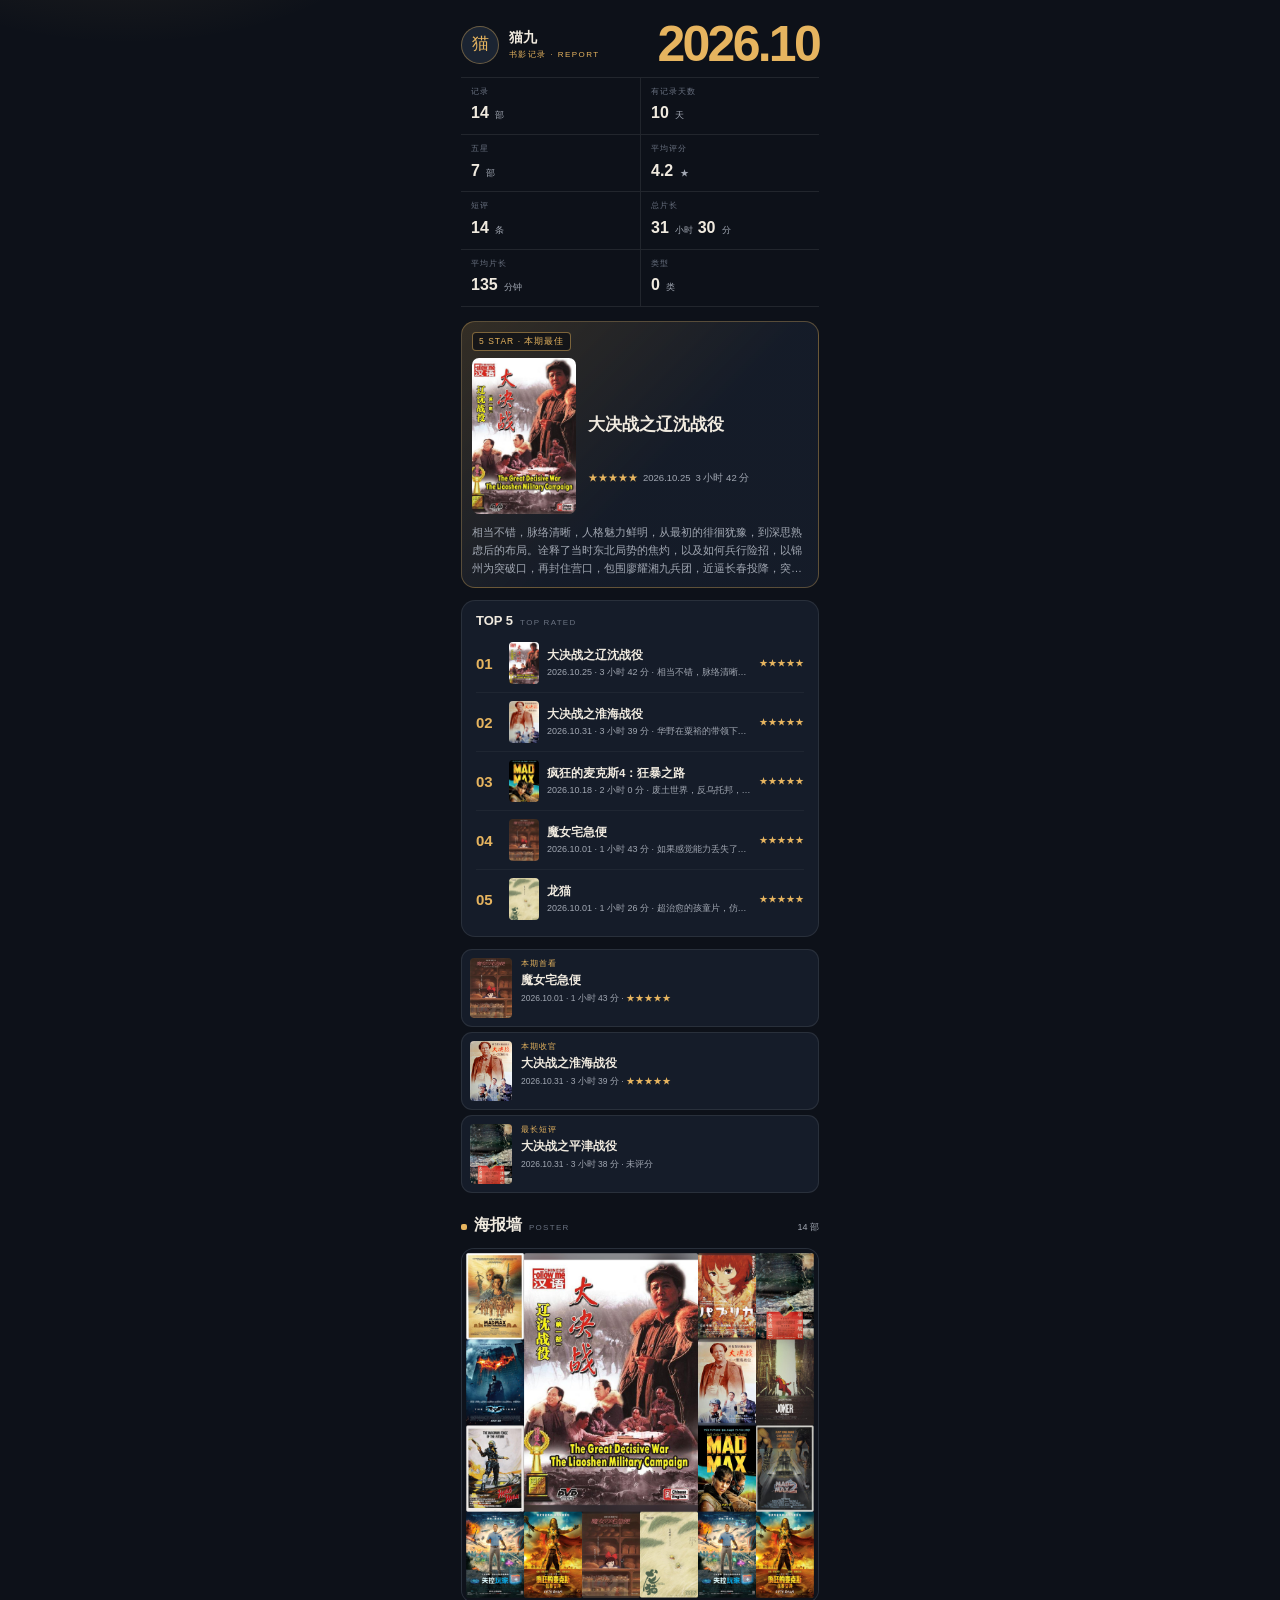
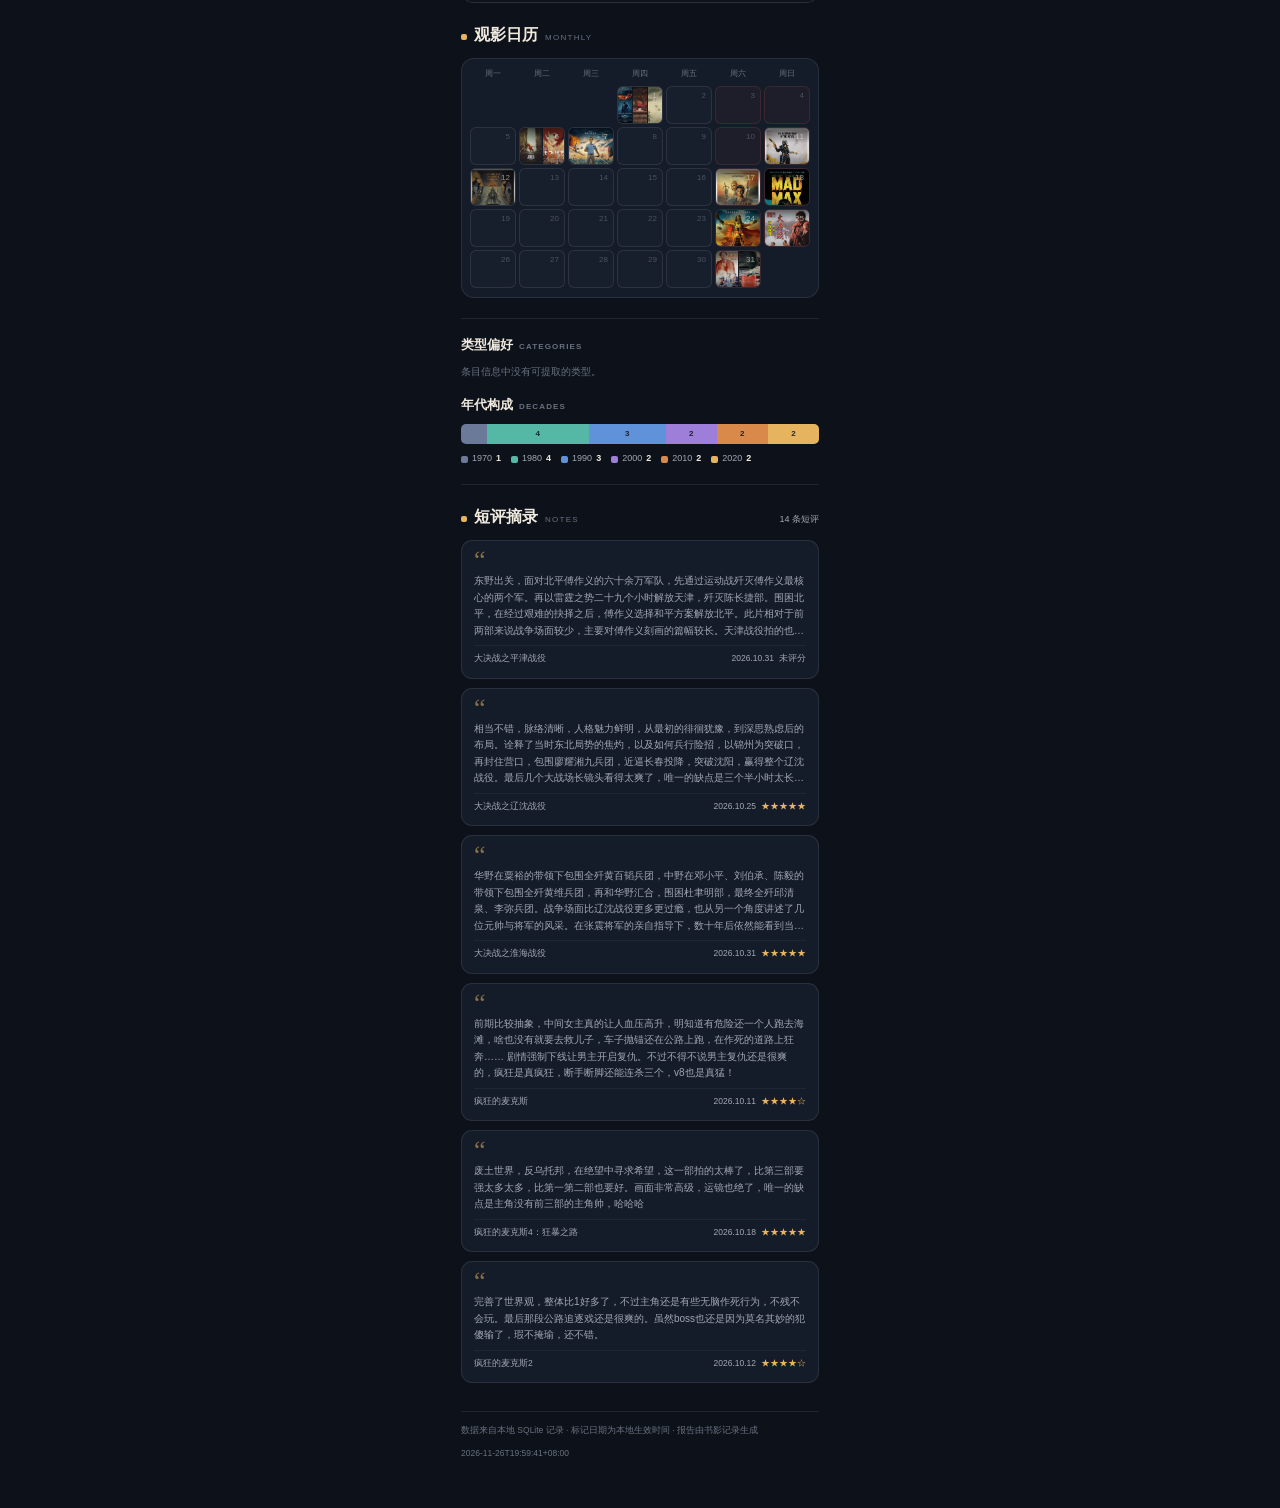
<file: prototype/report-styles/v3-compact.html>
<!doctype html>
<html lang="zh-CN"><head><meta charset="utf-8"><meta name="viewport" content="width=device-width, initial-scale=1"><style>
* { box-sizing:border-box; }
html, body { overflow-x:hidden; }
body { margin:0; line-height:1.55; font-family:-apple-system,BlinkMacSystemFont,"PingFang SC","Hiragino Sans GB",sans-serif; }
a { color:inherit; text-decoration:none; }
img { display:block; }
.wrap { margin:0 auto; padding:0 16px 48px; width:100%; max-width:390px; }
.brand { display:flex; align-items:center; gap:10px; }
.avatar { width:38px; height:38px; border-radius:50%; display:flex; align-items:center; justify-content:center; font-family:Georgia,serif; font-size:17px; }
.brand-name { font-size:14px; font-weight:600; }
.brand-line { font-size:8px; letter-spacing:.18em; text-transform:uppercase; }
.period-block { min-width:0; text-align:right; }
.big-period { white-space:nowrap; line-height:.82; letter-spacing:-.055em; font-weight:800; font-size:58px; font-variant-numeric:tabular-nums; }
.period-sub { margin:7px 0 0; font-size:10.5px; }
.kpis { display:grid; grid-template-columns:repeat(2,1fr); }
.kpi { min-width:0; padding:10px 11px 11px; border-left:1px solid var(--line); }
.kpi:nth-child(2n+1) { border-left:none; }
.kpi:nth-child(n+3) { border-top:1px solid var(--line); }
.kpi-label { display:block; font-size:8.5px; letter-spacing:.12em; color:var(--dim); text-transform:uppercase; }
.kpi-value { display:block; margin-top:3px; font-size:18px; font-weight:700; font-variant-numeric:tabular-nums; }
.kpi-value small { font-size:9px; color:var(--muted); font-weight:400; margin-left:2px; }
.kpi-sub { display:block; margin-top:2px; font-size:9px; color:var(--dim); }
.feature { margin-top:20px; }
.top-panel { min-width:0; margin-top:12px; background:var(--panel); border:1px solid var(--line); border-radius:14px; padding:13px 14px 8px; }
.panel-head { display:flex; align-items:baseline; gap:7px; margin-bottom:3px; }
.panel-head h3 { margin:0; font-size:13px; }
.panel-head .en { font-size:8px; letter-spacing:.16em; color:var(--dim); text-transform:uppercase; }
.featured-card { min-width:0; position:relative; display:grid; grid-template-columns:112px minmax(0,1fr); gap:7px 12px; padding:12px; border:1px solid rgba(229,180,95,.32); border-radius:14px; background:var(--feature); }
.featured-tag { position:static; grid-column:1/-1; justify-self:start; font-size:8.5px; letter-spacing:.12em; color:var(--gold); background:rgba(8,11,17,.62); border:1px solid rgba(229,180,95,.5); border-radius:4px; padding:2px 6px; text-transform:uppercase; }
.featured-card > a { display:block; grid-column:1; grid-row:2 / span 2; }
.featured-card > .featured-poster { grid-column:1; grid-row:2 / span 2; width:112px; }
.featured-title { grid-column:2; }
.featured-poster { width:112px; aspect-ratio:2/3; object-fit:cover; border-radius:7px; background:rgba(255,255,255,.04); }
.featured-title { grid-column:2; align-self:end; margin:0; font-size:16px; font-weight:700; line-height:1.35; }
.featured-meta { grid-column:2; display:flex; gap:5px; flex-wrap:wrap; align-items:center; font-size:9.5px; color:var(--muted); }
.featured-comment { grid-column:1/-1; margin:2px 0 0; font-size:11px; line-height:1.65; color:var(--muted); display:-webkit-box; -webkit-line-clamp:4; -webkit-box-orient:vertical; overflow:hidden; }
.top-row { min-width:0; display:grid; grid-template-columns:25px 30px minmax(0,1fr) auto; gap:8px; align-items:center; padding:8px 0; border-top:1px solid var(--line-soft); }
.top-row:first-child { border-top:none; }
.rank { font-size:15px; font-weight:800; color:var(--gold); font-variant-numeric:tabular-nums; }
.top-thumb { width:30px; height:42px; object-fit:cover; border-radius:4px; }
.top-main { min-width:0; display:flex; flex-direction:column; gap:2px; }
.top-title { font-size:11.5px; font-weight:600; white-space:nowrap; overflow:hidden; text-overflow:ellipsis; }
.top-meta { font-size:9px; color:var(--muted); white-space:nowrap; overflow:hidden; text-overflow:ellipsis; }
.top-stars { font-size:9px; white-space:nowrap; }
.stars, .gold { color:var(--gold); }
.highlights { display:grid; grid-template-columns:1fr; gap:7px; margin-top:12px; }
.highlight { display:grid; grid-template-columns:48px minmax(0,1fr); gap:9px; padding:10px; background:var(--panel); border:1px solid var(--line); border-radius:11px; }
.highlight img { width:48px; height:68px; object-fit:cover; border-radius:4px; }
.highlight-main { min-width:0; display:flex; flex-direction:column; gap:2px; }
.highlight-kind { font-size:7.5px; letter-spacing:.12em; color:var(--gold); text-transform:uppercase; }
.highlight h4 { margin:1px 0; font-size:11.5px; line-height:1.35; white-space:nowrap; overflow:hidden; text-overflow:ellipsis; }
.highlight-meta { font-size:8.5px; color:var(--muted); }
.highlight p { margin:1px 0 0; font-size:9px; line-height:1.5; color:var(--muted); display:-webkit-box; -webkit-line-clamp:2; -webkit-box-orient:vertical; overflow:hidden; }
.section { margin-top:24px; }
.section-head { display:flex; align-items:baseline; gap:7px; margin-bottom:10px; }
.section-head::before { content:''; width:6px; height:6px; border-radius:2px; background:var(--gold); display:inline-block; }
.section-head h3 { margin:0; font-size:16px; font-weight:700; }
.section-head .en { font-size:8px; letter-spacing:.16em; color:var(--dim); text-transform:uppercase; }
.section-head .count { margin-left:auto; font-size:9px; color:var(--muted); }
.poster-wall-image-wrap { width:100%; overflow:hidden; background:var(--panel); border:1px solid var(--line); border-radius:13px; }
.poster-wall-image { display:block; width:100%; max-width:100%; height:auto; }
.poster-grid { display:grid; grid-template-columns:repeat(3,1fr); gap:7px; }
.poster { position:relative; overflow:hidden; border:1px solid var(--line); border-radius:7px; background:rgba(255,255,255,.035); }
.poster img { width:100%; aspect-ratio:2/3; object-fit:cover; }
.poster-caption { position:absolute; inset:auto 0 0; padding:18px 5px 5px; font-size:8px; line-height:1.35; background:linear-gradient(transparent, rgba(5,7,11,.94)); white-space:nowrap; overflow:hidden; text-overflow:ellipsis; }
.poster-caption small { display:block; color:var(--muted); font-size:7px; }
.years-scroll { overflow-x:auto; }
.years-calendar { min-width:0; background:var(--panel); border:1px solid var(--line); border-radius:13px; padding:10px 9px; }
.years-head, .year-row { display:grid; grid-template-columns:52px repeat(12,minmax(0,1fr)); gap:2px; }
.years-head { padding:3px 0 6px; border-bottom:1px solid var(--line-soft); font-size:7px; color:var(--dim); text-align:center; }
.years-head span:first-child { text-align:left; }
.year-row { padding:6px 0; border-top:1px solid var(--line-soft); }
.year-label { display:flex; flex-direction:column; justify-content:center; }
.year-label b { font-size:11px; color:var(--gold); }
.year-label span { font-size:7px; color:var(--muted); }
.year-month { position:relative; min-height:48px; overflow:hidden; padding:3px; border:1px solid var(--line-soft); border-radius:5px; background:rgba(255,255,255,.015); }
.year-month.is-quiet { color:var(--dim); }
.ym-month { font-size:7px; color:var(--muted); }
.ym-count { position:absolute; top:3px; right:4px; font-size:7px; color:var(--gold); }
.ym-thumbs { position:absolute; left:3px; right:3px; bottom:3px; display:flex; gap:1px; }
.ym-thumbs img { width:13px; height:18px; object-fit:cover; border-radius:2px; opacity:.9; }
.year-calendar-block { background:var(--panel); border:1px solid var(--line); border-radius:13px; padding:10px; }
.year-calendar-head { display:flex; align-items:baseline; gap:6px; margin-bottom:8px; font-size:9px; color:var(--muted); }
.year-calendar-head b { font-size:16px; color:var(--gold); }
.year-calendar-head span { display:none; }
.year-months { display:grid; grid-template-columns:repeat(2,minmax(0,1fr)); gap:7px; }
.mini-month { border:1px solid var(--line-soft); border-radius:7px; padding:5px; background:rgba(255,255,255,.015); overflow:hidden; }
.mini-month-head { display:flex; justify-content:space-between; align-items:baseline; margin-bottom:3px; font-size:8px; color:var(--muted); }
.mini-month-head b { font-size:9px; color:var(--text); }
.mini-month-head span { display:none; }
.mini-weekhead { display:grid; grid-template-columns:repeat(7,1fr); gap:1px; margin-bottom:2px; font-size:5.5px; color:var(--dim); text-align:center; }
.mini-grid { display:grid; grid-template-columns:repeat(7,1fr); gap:1px; }
.mini-day { position:relative; overflow:hidden; aspect-ratio:1; border-radius:2px; background:rgba(255,255,255,.02); }
.mini-day.is-blank { background:transparent; }
.mini-day.is-weekend { background:rgba(223,96,83,.06); }
.mini-day img { position:absolute; inset:0; width:100%; height:100%; object-fit:cover; opacity:.82; }
.mini-num { position:absolute; top:1px; right:2px; left:auto; z-index:2; font-size:5.5px; color:#e4e1d8; opacity:.5; text-shadow:0 1px 2px #000; }
.mini-day.is-quiet .mini-num { color:var(--dim); text-shadow:none; }
.mini-count { display:none; }
.calendar-card { background:var(--panel); border:1px solid var(--line); border-radius:13px; padding:12px 10px; }
.cal-weekhead { display:grid; grid-template-columns:repeat(7,1fr); gap:3px; margin-bottom:5px; font-size:8px; color:var(--dim); text-align:center; }
.cal-grid { display:grid; grid-template-columns:repeat(7,1fr); gap:3px; }
.cal-cell { position:relative; min-height:43px; overflow:hidden; border:1px solid var(--line); border-radius:6px; background:rgba(255,255,255,.015); }
.cal-cell.is-weekend { background:rgba(223,96,83,.045); border-color:rgba(223,96,83,.14); }
.cal-cell.is-blank { border-color:transparent; background:transparent; }
.cal-cell.is-quiet { padding:4px; }
.cal-cell.is-quiet .cal-day { position:absolute; top:3px; right:5px; left:auto; color:var(--dim); text-shadow:none; }
.cal-day { position:absolute; top:3px; right:5px; left:auto; z-index:3; font-size:8px; color:#e4e1d8; opacity:.62; text-shadow:0 1px 4px #000; }
.cal-cell.has-items .cal-day { padding:0; background:none; }
.cal-strip { position:absolute; inset:0; display:grid; grid-template-columns:repeat(var(--n),1fr); gap:1px; }
.cal-strip img { width:100%; height:100%; object-fit:cover; opacity:.92; }
.cal-cell.has-items::after { content:''; position:absolute; inset:0; z-index:1; background:linear-gradient(180deg, rgba(5,7,11,.6), transparent 42%, transparent 68%, rgba(5,7,11,.3)); }
.cal-count, .ym-count { display:none; }
.prefs { margin-top:24px; padding:16px 0 18px; border-top:1px solid var(--line); border-bottom:1px solid var(--line); }
.prefs-block + .prefs-block { margin-top:16px; }
.prefs-block h3 { margin:0 0 9px; font-size:13px; font-weight:600; }
.prefs-block h3 .en { margin-left:6px; font-size:8px; letter-spacing:.14em; color:var(--dim); text-transform:uppercase; }
.decade-bar { display:flex; height:20px; border-radius:5px; overflow:hidden; background:rgba(255,255,255,.05); margin-bottom:8px; }
.decade-seg { display:flex; align-items:center; justify-content:center; height:100%; min-width:0; }
.decade-seg em { font-style:normal; font-size:8px; font-weight:600; color:rgba(8,11,17,.82); }
.decade-legend { display:flex; flex-wrap:wrap; gap:5px 10px; }
.decade-item { display:flex; align-items:center; gap:4px; font-size:9px; color:var(--muted); }
.decade-item b { color:var(--text); font-weight:600; }
.decade-dot { width:7px; height:7px; border-radius:2px; display:inline-block; flex:none; }
.d2020 { background:var(--gold); } .d2010 { background:#d98a4a; } .d2000 { background:var(--purple); } .d1990 { background:var(--blue); } .d1980 { background:var(--teal); } .d1970 { background:#6b7a99; } .dother { background:#4b5262; }
.prefs-note { margin:7px 0 0; font-size:9px; color:var(--dim); line-height:1.5; }
.genre-tags { display:flex; flex-wrap:wrap; gap:6px 10px; }
.genre-tag { font-size:12px; font-weight:600; color:var(--gold); }
.genre-tag sup { margin-left:2px; font-size:7px; opacity:.7; vertical-align:super; }
.genre-tag.g0 { color:var(--gold); } .genre-tag.g1 { color:var(--red); } .genre-tag.g2 { color:var(--teal); } .genre-tag.g3 { color:var(--blue); } .genre-tag.g4 { color:var(--purple); } .genre-tag.g5 { color:#d98a4a; } .genre-tag.g6 { color:#7fae68; } .genre-tag.g7 { color:#c76c9a; }
.quotes-grid { display:grid; grid-template-columns:1fr; gap:9px; }
.quote-card { display:flex; flex-direction:column; gap:6px; padding:12px; background:var(--panel); border:1px solid var(--line); border-radius:11px; }
.quote-mark { font-family:Georgia,serif; font-size:26px; line-height:.55; color:var(--gold); opacity:.55; }
.quote-text { margin:0; font-size:10px; line-height:1.65; color:var(--muted); display:-webkit-box; -webkit-line-clamp:5; -webkit-box-orient:vertical; overflow:hidden; }
.quote-foot { display:grid; grid-template-columns:minmax(0,1fr) auto auto; align-items:center; gap:5px; margin-top:auto; padding-top:6px; border-top:1px solid var(--line-soft); font-size:8.5px; color:var(--muted); }
.quote-source { min-width:0; white-space:nowrap; overflow:hidden; text-overflow:ellipsis; }
.quote-date, .quote-stars { white-space:nowrap; }
.muted { color:var(--muted); }
.panel-empty { margin:0; font-size:10px; color:var(--dim); }
footer { margin-top:28px; padding-top:12px; border-top:1px solid var(--line); font-size:8.5px; color:var(--dim); display:flex; justify-content:space-between; gap:10px; flex-wrap:wrap; }

:root { --bg:#0d1119; --panel:#151c29; --panel2:#1b2432; --line:rgba(255,255,255,.085); --line-soft:rgba(255,255,255,.045); --text:#f0eadf; --muted:#a1a7b2; --dim:#697180; --gold:#e6b45f; --red:#df6053; --teal:#55b7a5; --blue:#5f92d8; --purple:#9d7ed8; --feature:linear-gradient(135deg, rgba(230,180,95,.18), rgba(21,28,41,.98) 56%); }
body { color:var(--text); background:radial-gradient(500px 280px at 10% -4%, rgba(230,180,95,.13), transparent 60%), var(--bg); }
.wrap { padding-top:20px; }
.hero { display:flex; justify-content:space-between; align-items:center; gap:10px; padding:4px 0 12px; }
.avatar { color:var(--gold); background:#1b2432; border:1px solid rgba(230,180,95,.4); }
.brand-line { color:var(--gold); }
.big-period { color:var(--gold); font-size:50px; }
.period-sub { max-width:190px; margin-left:auto; }
.kpis { border-top:1px solid var(--line); border-bottom:1px solid var(--line); }
.kpi { padding:8px 10px; }
.kpi-label { font-size:8px; }
.kpi-value { font-size:16px; }
.kpi-sub { display:none; }
.feature { margin-top:14px; }
.featured-card { grid-template-columns:104px minmax(0,1fr); padding:10px; background:var(--feature); }
.featured-poster { width:104px; }
.featured-title { font-size:17px; }
.featured-comment { -webkit-line-clamp:3; }
.top-panel { padding-top:10px; }
.section { margin-top:20px; }
.highlights { gap:5px; }
.highlight { grid-template-columns:42px minmax(0,1fr); padding:8px; }
.highlight img { width:42px; height:60px; }
.highlight p { display:none; }
.calendar-card { padding:9px 8px; }
.cal-cell { min-height:38px; }
.prefs { margin-top:20px; }
.quote-text { -webkit-line-clamp:4; }
</style></head>
<body>
<div class="wrap">
  <header class="hero">
    <div class="brand">
      <div class="avatar">猫</div>
      <div><div class="brand-name">猫九</div><div class="brand-line">书影记录 · Report</div></div>
    </div>
    <div class="period-block">
      <div class="big-period">2026.10</div>
      
    </div>
  </header>
  <section class="kpis"><div class="kpi"><span class="kpi-label">记录</span><span class="kpi-value">14 <small>部</small></span><span class="kpi-sub">本期记录</span></div><div class="kpi"><span class="kpi-label">有记录天数</span><span class="kpi-value">10 <small>天</small></span><span class="kpi-sub">10 个有记录的日子</span></div><div class="kpi"><span class="kpi-label">五星</span><span class="kpi-value">7 <small>部</small></span><span class="kpi-sub">占已评分 54%</span></div><div class="kpi"><span class="kpi-label">平均评分</span><span class="kpi-value">4.2 <small>★</small></span><span class="kpi-sub">13 部已评分</span></div><div class="kpi"><span class="kpi-label">短评</span><span class="kpi-value">14 <small>条</small></span><span class="kpi-sub">占记录 100%</span></div><div class="kpi"><span class="kpi-label">总片长</span><span class="kpi-value">31 <small>小时</small> 30 <small>分</small></span><span class="kpi-sub">14 部合计</span></div><div class="kpi"><span class="kpi-label">平均片长</span><span class="kpi-value">135 <small>分钟</small></span></div><div class="kpi"><span class="kpi-label">类型</span><span class="kpi-value">0 <small>类</small></span></div></section>
  <section class="feature">
      <div class="featured-card">
        <span class="featured-tag">5 STAR · 本期最佳</span>
        <a href="https://movie.douban.com/subject/1424552/" target="_blank" rel="noopener">
          <img class="featured-poster" src="../assets/covers/movie-1424552.jpg" alt="大决战之辽沈战役">
        </a>
        <h3 class="featured-title" title="大决战之辽沈战役">大决战之辽沈战役</h3>
        <div class="featured-meta"><span class="gold">★★★★★</span> <span>2026.10.25</span> <span>3 小时 42 分</span></div>
        <p class="featured-comment">相当不错，脉络清晰，人格魅力鲜明，从最初的徘徊犹豫，到深思熟虑后的布局。诠释了当时东北局势的焦灼，以及如何兵行险招，以锦州为突破口，再封住营口，包围廖耀湘九兵团，近逼长春投降，突破沈阳，赢得整个辽沈战役。最后几个大战场长镜头看得太爽了，唯一的缺点是三个半小时太长了，不过这也是压缩…</p>
      </div>
    <div class="top-panel">
      <div class="panel-head"><h3>TOP 5</h3><span class="en">Top Rated</span></div>
<div class="top-list">
        <div class="top-row">
          <span class="rank">01</span>
          <img class="top-thumb" src="../assets/covers/movie-1424552.jpg" alt="大决战之辽沈战役">
          <div class="top-main">
            <a class="top-title" href="https://movie.douban.com/subject/1424552/" target="_blank" rel="noopener" title="大决战之辽沈战役">大决战之辽沈战役</a>
            <span class="top-meta">2026.10.25 · 3 小时 42 分 · 相当不错，脉络清晰，人格魅力鲜明，从最初的徘徊犹豫，到深思熟虑后的布局。诠释了当时东…</span>
          </div>
          <span class="top-stars"><span class="gold">★★★★★</span></span>
        </div>
        <div class="top-row">
          <span class="rank">02</span>
          <img class="top-thumb" src="../assets/covers/movie-1424551.jpg" alt="大决战之淮海战役">
          <div class="top-main">
            <a class="top-title" href="https://movie.douban.com/subject/1424551/" target="_blank" rel="noopener" title="大决战之淮海战役">大决战之淮海战役</a>
            <span class="top-meta">2026.10.31 · 3 小时 39 分 · 华野在粟裕的带领下包围全歼黄百韬兵团，中野在邓小平、刘伯承、陈毅的带领下包围全歼黄维…</span>
          </div>
          <span class="top-stars"><span class="gold">★★★★★</span></span>
        </div>
        <div class="top-row">
          <span class="rank">03</span>
          <img class="top-thumb" src="../assets/covers/movie-3592854.jpg" alt="疯狂的麦克斯4：狂暴之路">
          <div class="top-main">
            <a class="top-title" href="https://movie.douban.com/subject/3592854/" target="_blank" rel="noopener" title="疯狂的麦克斯4：狂暴之路">疯狂的麦克斯4：狂暴之路</a>
            <span class="top-meta">2026.10.18 · 2 小时 0 分 · 废土世界，反乌托邦，在绝望中寻求希望，这一部拍的太棒了，比第三部要强太多太多，比第一…</span>
          </div>
          <span class="top-stars"><span class="gold">★★★★★</span></span>
        </div>
        <div class="top-row">
          <span class="rank">04</span>
          <img class="top-thumb" src="../assets/covers/movie-1307811.jpg" alt="魔女宅急便">
          <div class="top-main">
            <a class="top-title" href="https://movie.douban.com/subject/1307811/" target="_blank" rel="noopener" title="魔女宅急便">魔女宅急便</a>
            <span class="top-meta">2026.10.01 · 1 小时 43 分 · 如果感觉能力丢失了，灵感枯竭了，可以出去走走，看看大好河山，感受丢失许久的生命的意义…</span>
          </div>
          <span class="top-stars"><span class="gold">★★★★★</span></span>
        </div>
        <div class="top-row">
          <span class="rank">05</span>
          <img class="top-thumb" src="../assets/covers/movie-1291560.jpg" alt="龙猫">
          <div class="top-main">
            <a class="top-title" href="https://movie.douban.com/subject/1291560/" target="_blank" rel="noopener" title="龙猫">龙猫</a>
            <span class="top-meta">2026.10.01 · 1 小时 26 分 · 超治愈的孩童片，仿佛回到了儿时，乡间的田野，四周的蛙鸣，和煦的微风，都是最珍贵的回忆…</span>
          </div>
          <span class="top-stars"><span class="gold">★★★★★</span></span>
        </div>
    </div>
    </div>
  </section>
  <section class="highlights">      <article class="highlight">
        <img src="../assets/covers/movie-1307811.jpg" alt="魔女宅急便">
        <div class="highlight-main">
          <span class="highlight-kind">本期首看</span>
          <h4 title="魔女宅急便">魔女宅急便</h4>
          <span class="highlight-meta">2026.10.01 · 1 小时 43 分 · <span class="gold">★★★★★</span></span>
          <p>如果感觉能力丢失了，灵感枯竭了，可以出去走走，看看大好河山，感受丢失许久的生命的意义。 致故事中的魔女琪琪，也致现实中在繁华中打拼的我们。</p>
        </div>
      </article>
      <article class="highlight">
        <img src="../assets/covers/movie-1424551.jpg" alt="大决战之淮海战役">
        <div class="highlight-main">
          <span class="highlight-kind">本期收官</span>
          <h4 title="大决战之淮海战役">大决战之淮海战役</h4>
          <span class="highlight-meta">2026.10.31 · 3 小时 39 分 · <span class="gold">★★★★★</span></span>
          <p>华野在粟裕的带领下包围全歼黄百韬兵团，中野在邓小平、刘伯承、陈毅的带领下包围全歼黄维兵团，再和华野汇合，围困杜聿明部，最终全歼邱清泉、李弥兵团。战争场面比辽沈战役更多更过瘾，也从另一个角度讲述了几位元…</p>
        </div>
      </article>
      <article class="highlight">
        <img src="../assets/covers/movie-1307729.jpg" alt="大决战之平津战役">
        <div class="highlight-main">
          <span class="highlight-kind">最长短评</span>
          <h4 title="大决战之平津战役">大决战之平津战役</h4>
          <span class="highlight-meta">2026.10.31 · 3 小时 38 分 · <span class="muted">未评分</span></span>
          <p>东野出关，面对北平傅作义的六十余万军队，先通过运动战歼灭傅作义最核心的两个军。再以雷霆之势二十九个小时解放天津，歼灭陈长捷部。围困北平，在经过艰难的抉择之后，傅作义选择和平方案解放北平。此片相对于前两…</p>
        </div>
      </article></section>
  <section class="section">
    <div class="section-head"><h3>海报墙</h3><span class="en">Poster</span><span class="count">14 部</span></div>
    <div class="poster-wall-image-wrap"><a href="./movie_month_2026-10_wall.jpg" target="_blank" rel="noopener"><img class="poster-wall-image" src="./movie_month_2026-10_wall.jpg" alt="海报墙" width="2016" height="2000"></a></div>
  </section>

  <section class="section">
    <div class="section-head"><h3>观影日历</h3><span class="en">Monthly</span></div>
    <div class="calendar-card"><div class="cal-weekhead"><span>周一</span><span>周二</span><span>周三</span><span>周四</span><span>周五</span><span>周六</span><span>周日</span></div>
      <div class="cal-grid">
      <div class="cal-cell is-blank"></div>
      <div class="cal-cell is-blank"></div>
      <div class="cal-cell is-blank"></div>
      <div class="cal-cell has-items" title="蝙蝠侠：黑暗骑士 / 魔女宅急便 / 龙猫">
        <span class="cal-day">1</span>
        <div class="cal-strip" style="--n:3"><img src="../assets/covers/movie-1851857.jpg" alt="蝙蝠侠：黑暗骑士"><img src="../assets/covers/movie-1307811.jpg" alt="魔女宅急便"><img src="../assets/covers/movie-1291560.jpg" alt="龙猫"></div>
        
      </div>
      <div class="cal-cell is-quiet">
        <span class="cal-day">2</span>

      </div>
      <div class="cal-cell is-quiet is-weekend">
        <span class="cal-day">3</span>

      </div>
      <div class="cal-cell is-quiet is-weekend">
        <span class="cal-day">4</span>

      </div>
      <div class="cal-cell is-quiet">
        <span class="cal-day">5</span>

      </div>
      <div class="cal-cell has-items" title="小丑 / 红辣椒">
        <span class="cal-day">6</span>
        <div class="cal-strip" style="--n:2"><img src="../assets/covers/movie-27119724.jpg" alt="小丑"><img src="../assets/covers/movie-1865703.jpg" alt="红辣椒"></div>
        
      </div>
      <div class="cal-cell has-items" title="失控玩家">
        <span class="cal-day">7</span>
        <div class="cal-strip" style="--n:1"><img src="../assets/covers/movie-30337388.jpg" alt="失控玩家"></div>
        
      </div>
      <div class="cal-cell is-quiet">
        <span class="cal-day">8</span>

      </div>
      <div class="cal-cell is-quiet">
        <span class="cal-day">9</span>

      </div>
      <div class="cal-cell is-quiet is-weekend">
        <span class="cal-day">10</span>

      </div>
      <div class="cal-cell has-items is-weekend" title="疯狂的麦克斯">
        <span class="cal-day">11</span>
        <div class="cal-strip" style="--n:1"><img src="../assets/covers/movie-1295670.jpg" alt="疯狂的麦克斯"></div>
        
      </div>
      <div class="cal-cell has-items" title="疯狂的麦克斯2">
        <span class="cal-day">12</span>
        <div class="cal-strip" style="--n:1"><img src="../assets/covers/movie-1292453.jpg" alt="疯狂的麦克斯2"></div>
        
      </div>
      <div class="cal-cell is-quiet">
        <span class="cal-day">13</span>

      </div>
      <div class="cal-cell is-quiet">
        <span class="cal-day">14</span>

      </div>
      <div class="cal-cell is-quiet">
        <span class="cal-day">15</span>

      </div>
      <div class="cal-cell is-quiet">
        <span class="cal-day">16</span>

      </div>
      <div class="cal-cell has-items is-weekend" title="疯狂的麦克斯3">
        <span class="cal-day">17</span>
        <div class="cal-strip" style="--n:1"><img src="../assets/covers/movie-1294383.jpg" alt="疯狂的麦克斯3"></div>
        
      </div>
      <div class="cal-cell has-items is-weekend" title="疯狂的麦克斯4：狂暴之路">
        <span class="cal-day">18</span>
        <div class="cal-strip" style="--n:1"><img src="../assets/covers/movie-3592854.jpg" alt="疯狂的麦克斯4：狂暴之路"></div>
        
      </div>
      <div class="cal-cell is-quiet">
        <span class="cal-day">19</span>

      </div>
      <div class="cal-cell is-quiet">
        <span class="cal-day">20</span>

      </div>
      <div class="cal-cell is-quiet">
        <span class="cal-day">21</span>

      </div>
      <div class="cal-cell is-quiet">
        <span class="cal-day">22</span>

      </div>
      <div class="cal-cell is-quiet">
        <span class="cal-day">23</span>

      </div>
      <div class="cal-cell has-items is-weekend" title="疯狂的麦克斯：狂暴女神">
        <span class="cal-day">24</span>
        <div class="cal-strip" style="--n:1"><img src="../assets/covers/movie-34996127.jpg" alt="疯狂的麦克斯：狂暴女神"></div>
        
      </div>
      <div class="cal-cell has-items is-weekend" title="大决战之辽沈战役">
        <span class="cal-day">25</span>
        <div class="cal-strip" style="--n:1"><img src="../assets/covers/movie-1424552.jpg" alt="大决战之辽沈战役"></div>
        
      </div>
      <div class="cal-cell is-quiet">
        <span class="cal-day">26</span>

      </div>
      <div class="cal-cell is-quiet">
        <span class="cal-day">27</span>

      </div>
      <div class="cal-cell is-quiet">
        <span class="cal-day">28</span>

      </div>
      <div class="cal-cell is-quiet">
        <span class="cal-day">29</span>

      </div>
      <div class="cal-cell is-quiet">
        <span class="cal-day">30</span>

      </div>
      <div class="cal-cell has-items is-weekend" title="大决战之淮海战役 / 大决战之平津战役">
        <span class="cal-day">31</span>
        <div class="cal-strip" style="--n:2"><img src="../assets/covers/movie-1424551.jpg" alt="大决战之淮海战役"><img src="../assets/covers/movie-1307729.jpg" alt="大决战之平津战役"></div>
        
      </div>
      <div class="cal-cell is-blank"></div>
      </div>
    </div>
  </section>
  <section class="prefs">
    <div class="prefs-block"><h3>类型偏好<span class="en">Categories</span></h3><p class="panel-empty">条目信息中没有可提取的类型。</p></div>
    <div class="prefs-block"><h3>年代构成<span class="en">Decades</span></h3><div class="decade-bar"><span class="decade-seg d1970" style="width:7.14%"></span><span class="decade-seg d1980" style="width:28.57%"><em>4</em></span><span class="decade-seg d1990" style="width:21.43%"><em>3</em></span><span class="decade-seg d2000" style="width:14.29%"><em>2</em></span><span class="decade-seg d2010" style="width:14.29%"><em>2</em></span><span class="decade-seg d2020" style="width:14.29%"><em>2</em></span></div><div class="decade-legend"><span class="decade-item"><i class="decade-dot d1970"></i>1970<b>1</b></span><span class="decade-item"><i class="decade-dot d1980"></i>1980<b>4</b></span><span class="decade-item"><i class="decade-dot d1990"></i>1990<b>3</b></span><span class="decade-item"><i class="decade-dot d2000"></i>2000<b>2</b></span><span class="decade-item"><i class="decade-dot d2010"></i>2010<b>2</b></span><span class="decade-item"><i class="decade-dot d2020"></i>2020<b>2</b></span></div></div>
  </section>
  <section class="section">
    <div class="section-head"><h3>短评摘录</h3><span class="en">Notes</span><span class="count">14 条短评</span></div>
    <div class="quotes-grid">      <article class="quote-card">
        <span class="quote-mark">“</span>
        <p class="quote-text" title="东野出关，面对北平傅作义的六十余万军队，先通过运动战歼灭傅作义最核心的两个军。再以雷霆之势二十九个小时解放天津，歼灭陈长捷部。围困北平，在经过艰难的抉择之后，傅作义选择和平方案解放北平。此片相对于前两部来说战争场面较少，主要对傅作义刻画的篇幅较长。天津战役拍的也很恢弘，是三部里面第一次也是唯一一次出现解放军的机械化兵团，最后对国歌的诠释是本片的点睛之笔。">东野出关，面对北平傅作义的六十余万军队，先通过运动战歼灭傅作义最核心的两个军。再以雷霆之势二十九个小时解放天津，歼灭陈长捷部。围困北平，在经过艰难的抉择之后，傅作义选择和平方案解放北平。此片相对于前两部来说战争场面较少，主要对傅作义刻画的篇幅较长。天津战役拍的也很恢弘，是三部里面第一次也是唯一一次出现解放军的机械化兵团，最后对国歌的诠释是本片的点睛之笔。</p>
        <div class="quote-foot"><span class="quote-source" title="大决战之平津战役">大决战之平津战役</span><span class="quote-date">2026.10.31</span><span class="quote-stars"><span class="muted">未评分</span></span></div>
      </article>      <article class="quote-card">
        <span class="quote-mark">“</span>
        <p class="quote-text" title="相当不错，脉络清晰，人格魅力鲜明，从最初的徘徊犹豫，到深思熟虑后的布局。诠释了当时东北局势的焦灼，以及如何兵行险招，以锦州为突破口，再封住营口，包围廖耀湘九兵团，近逼长春投降，突破沈阳，赢得整个辽沈战役。最后几个大战场长镜头看得太爽了，唯一的缺点是三个半小时太长了，不过这也是压缩再压缩之后的结果了。">相当不错，脉络清晰，人格魅力鲜明，从最初的徘徊犹豫，到深思熟虑后的布局。诠释了当时东北局势的焦灼，以及如何兵行险招，以锦州为突破口，再封住营口，包围廖耀湘九兵团，近逼长春投降，突破沈阳，赢得整个辽沈战役。最后几个大战场长镜头看得太爽了，唯一的缺点是三个半小时太长了，不过这也是压缩再压缩之后的结果了。</p>
        <div class="quote-foot"><span class="quote-source" title="大决战之辽沈战役">大决战之辽沈战役</span><span class="quote-date">2026.10.25</span><span class="quote-stars"><span class="gold">★★★★★</span></span></div>
      </article>      <article class="quote-card">
        <span class="quote-mark">“</span>
        <p class="quote-text" title="华野在粟裕的带领下包围全歼黄百韬兵团，中野在邓小平、刘伯承、陈毅的带领下包围全歼黄维兵团，再和华野汇合，围困杜聿明部，最终全歼邱清泉、李弥兵团。战争场面比辽沈战役更多更过瘾，也从另一个角度讲述了几位元帅与将军的风采。在张震将军的亲自指导下，数十年后依然能看到当时解放军的铿锵风采！">华野在粟裕的带领下包围全歼黄百韬兵团，中野在邓小平、刘伯承、陈毅的带领下包围全歼黄维兵团，再和华野汇合，围困杜聿明部，最终全歼邱清泉、李弥兵团。战争场面比辽沈战役更多更过瘾，也从另一个角度讲述了几位元帅与将军的风采。在张震将军的亲自指导下，数十年后依然能看到当时解放军的铿锵风采！</p>
        <div class="quote-foot"><span class="quote-source" title="大决战之淮海战役">大决战之淮海战役</span><span class="quote-date">2026.10.31</span><span class="quote-stars"><span class="gold">★★★★★</span></span></div>
      </article>      <article class="quote-card">
        <span class="quote-mark">“</span>
        <p class="quote-text" title="前期比较抽象，中间女主真的让人血压高升，明知道有危险还一个人跑去海滩，啥也没有就要去救儿子，车子抛锚还在公路上跑，在作死的道路上狂奔…… 剧情强制下线让男主开启复仇。不过不得不说男主复仇还是很爽的，疯狂是真疯狂，断手断脚还能连杀三个，v8也是真猛！">前期比较抽象，中间女主真的让人血压高升，明知道有危险还一个人跑去海滩，啥也没有就要去救儿子，车子抛锚还在公路上跑，在作死的道路上狂奔…… 剧情强制下线让男主开启复仇。不过不得不说男主复仇还是很爽的，疯狂是真疯狂，断手断脚还能连杀三个，v8也是真猛！</p>
        <div class="quote-foot"><span class="quote-source" title="疯狂的麦克斯">疯狂的麦克斯</span><span class="quote-date">2026.10.11</span><span class="quote-stars"><span class="gold">★★★★☆</span></span></div>
      </article>      <article class="quote-card">
        <span class="quote-mark">“</span>
        <p class="quote-text" title="废土世界，反乌托邦，在绝望中寻求希望，这一部拍的太棒了，比第三部要强太多太多，比第一第二部也要好。画面非常高级，运镜也绝了，唯一的缺点是主角没有前三部的主角帅，哈哈哈">废土世界，反乌托邦，在绝望中寻求希望，这一部拍的太棒了，比第三部要强太多太多，比第一第二部也要好。画面非常高级，运镜也绝了，唯一的缺点是主角没有前三部的主角帅，哈哈哈</p>
        <div class="quote-foot"><span class="quote-source" title="疯狂的麦克斯4：狂暴之路">疯狂的麦克斯4：狂暴之路</span><span class="quote-date">2026.10.18</span><span class="quote-stars"><span class="gold">★★★★★</span></span></div>
      </article>      <article class="quote-card">
        <span class="quote-mark">“</span>
        <p class="quote-text" title="完善了世界观，整体比1好多了，不过主角还是有些无脑作死行为，不残不会玩。最后那段公路追逐戏还是很爽的。虽然boss也还是因为莫名其妙的犯傻输了，瑕不掩瑜，还不错。">完善了世界观，整体比1好多了，不过主角还是有些无脑作死行为，不残不会玩。最后那段公路追逐戏还是很爽的。虽然boss也还是因为莫名其妙的犯傻输了，瑕不掩瑜，还不错。</p>
        <div class="quote-foot"><span class="quote-source" title="疯狂的麦克斯2">疯狂的麦克斯2</span><span class="quote-date">2026.10.12</span><span class="quote-stars"><span class="gold">★★★★☆</span></span></div>
      </article></div>
  </section>
  <footer><span>数据来自本地 SQLite 记录 · 标记日期为本地生效时间 · 报告由书影记录生成</span><span>2026-11-26T19:59:41+08:00</span></footer>
</div>
</body></html>
</file>
